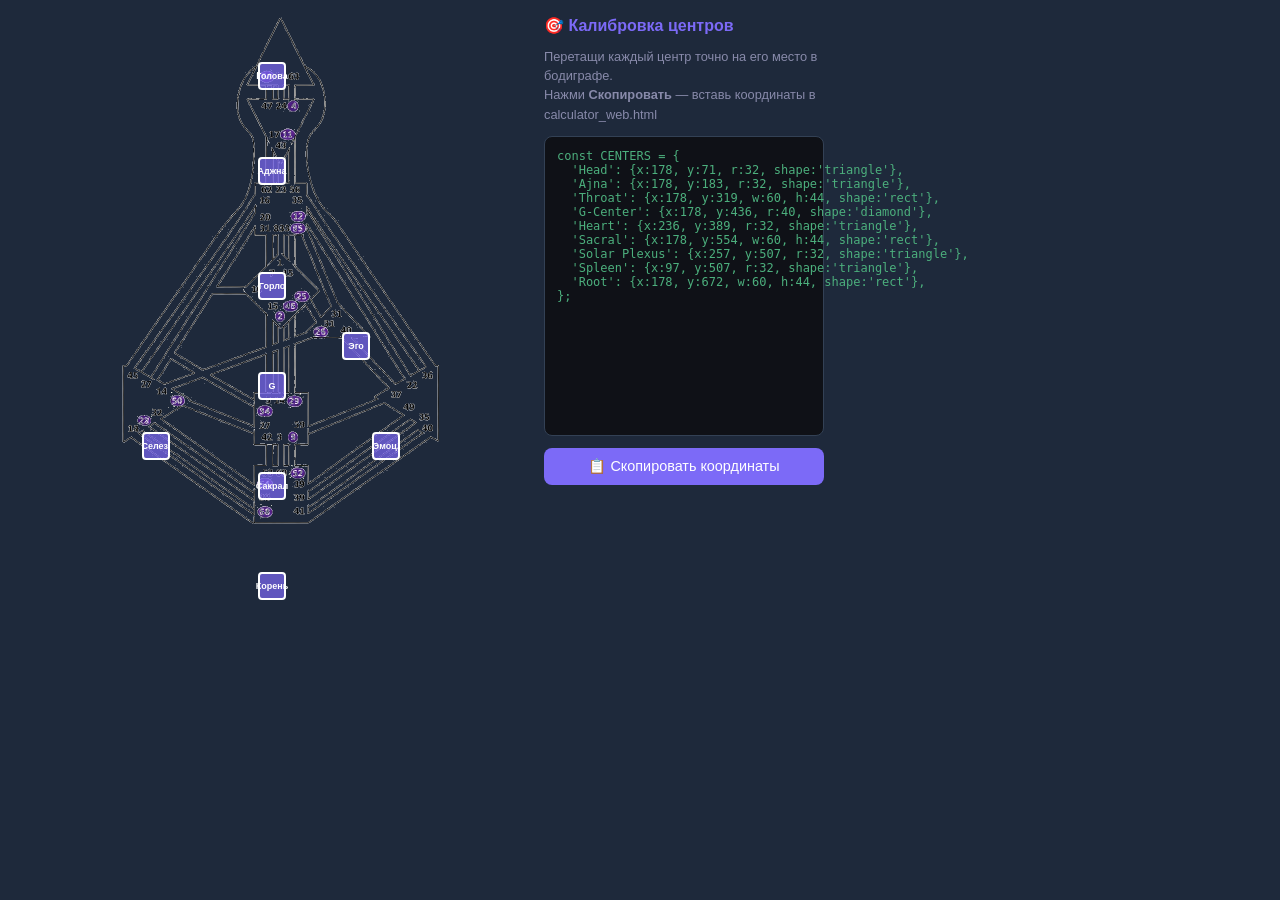
<file: calibrate.html>
<!DOCTYPE html>
<html lang="ru">
<head>
<meta charset="UTF-8">
<title>Калибровка бодиграфа</title>
<style>
* { box-sizing: border-box; margin: 0; padding: 0; }
body { background: #1e293b; color: #f1f5f9; font-family: sans-serif; display: flex; gap: 16px; padding: 16px; }
#wrap { position: relative; flex-shrink: 0; }
#bg { display: block; width: 512px; height: 512px; }
.dot {
  position: absolute;
  width: 28px; height: 28px;
  border-radius: 4px;
  border: 2px solid #fff;
  background: rgba(124,106,247,0.7);
  cursor: grab;
  transform: translate(-50%, -50%);
  display: flex; align-items: center; justify-content: center;
  font-size: 9px; font-weight: bold; color: #fff; text-align: center;
  user-select: none;
  z-index: 10;
}
.dot:active { cursor: grabbing; background: rgba(245,200,66,0.9); }
#panel { width: 280px; }
h2 { font-size: 1rem; margin-bottom: 12px; color: #7c6af7; }
p { font-size: .8rem; color: #888aaa; margin-bottom: 12px; line-height: 1.5; }
#output {
  background: #0f1117;
  border: 1px solid #334155;
  border-radius: 8px;
  padding: 12px;
  font-size: .75rem;
  font-family: monospace;
  white-space: pre;
  color: #4caf7d;
  min-height: 300px;
}
button {
  margin-top: 12px;
  padding: 10px 20px;
  background: #7c6af7;
  color: #fff;
  border: none;
  border-radius: 8px;
  cursor: pointer;
  font-size: .9rem;
  width: 100%;
}
button:hover { opacity: .85; }
</style>
</head>
<body>

<div id="wrap">
  <img id="bg" src="bodygraph_base.png">
</div>

<div id="panel">
  <h2>🎯 Калибровка центров</h2>
  <p>Перетащи каждый центр точно на его место в бодиграфе.<br>Нажми <strong>Скопировать</strong> — вставь координаты в calculator_web.html</p>
  <div id="output"></div>
  <button onclick="copyCoords()">📋 Скопировать координаты</button>
</div>

<script>
const CENTERS = [
  { key: 'Head',         label: 'Голова',    x: 256, y: 60,  shape: 'triangle' },
  { key: 'Ajna',         label: 'Аджна',     x: 256, y: 155, shape: 'triangle' },
  { key: 'Throat',       label: 'Горло',     x: 256, y: 270, shape: 'rect' },
  { key: 'G-Center',     label: 'G',         x: 256, y: 370, shape: 'diamond' },
  { key: 'Heart',        label: 'Эго',       x: 340, y: 330, shape: 'triangle' },
  { key: 'Sacral',       label: 'Сакрал',    x: 256, y: 470, shape: 'rect' },
  { key: 'Solar Plexus', label: 'Эмоц.',     x: 370, y: 430, shape: 'triangle' },
  { key: 'Spleen',       label: 'Селез.',    x: 140, y: 430, shape: 'triangle' },
  { key: 'Root',         label: 'Корень',    x: 256, y: 570, shape: 'rect' },
];

const wrap = document.getElementById('wrap');
const dots = [];

CENTERS.forEach((c, i) => {
  const dot = document.createElement('div');
  dot.className = 'dot';
  dot.textContent = c.label;
  dot.style.left = c.x + 'px';
  dot.style.top  = c.y + 'px';
  dot.title = c.key;
  wrap.appendChild(dot);
  dots.push({ el: dot, data: c });

  let dragging = false, ox, oy;
  dot.addEventListener('mousedown', e => {
    dragging = true;
    ox = e.clientX - dot.offsetLeft;
    oy = e.clientY - dot.offsetTop;
    e.preventDefault();
  });
  document.addEventListener('mousemove', e => {
    if (!dragging) return;
    const rect = wrap.getBoundingClientRect();
    let nx = e.clientX - rect.left;
    let ny = e.clientY - rect.top;
    nx = Math.max(0, Math.min(512, nx));
    ny = Math.max(0, Math.min(512, ny));
    dot.style.left = nx + 'px';
    dot.style.top  = ny + 'px';
    c.x = Math.round(nx);
    c.y = Math.round(ny);
    updateOutput();
  });
  document.addEventListener('mouseup', () => dragging = false);
});

function updateOutput() {
  // Масштаб: canvas в calculator_web.html = 356x604, изображение здесь 512x512
  // Изображение bodygraph_base.png = 1024x1024, показываем в 512x512
  const scaleX = 356 / 512;
  const scaleY = 604 / 512;
  let out = 'const CENTERS = {\n';
  dots.forEach(({data: c}) => {
    const cx = Math.round(c.x * scaleX);
    const cy = Math.round(c.y * scaleY);
    out += `  '${c.key}': {x:${cx}, y:${cy}, `;
    if (c.shape === 'rect')     out += `w:60, h:44, shape:'rect'},\n`;
    if (c.shape === 'diamond')  out += `r:40, shape:'diamond'},\n`;
    if (c.shape === 'triangle') out += `r:32, shape:'triangle'},\n`;
  });
  out += '};';
  document.getElementById('output').textContent = out;
}

function copyCoords() {
  const text = document.getElementById('output').textContent;
  navigator.clipboard.writeText(text).then(() => alert('Скопировано!'));
}

updateOutput();
</script>
</body>
</html>
</file>
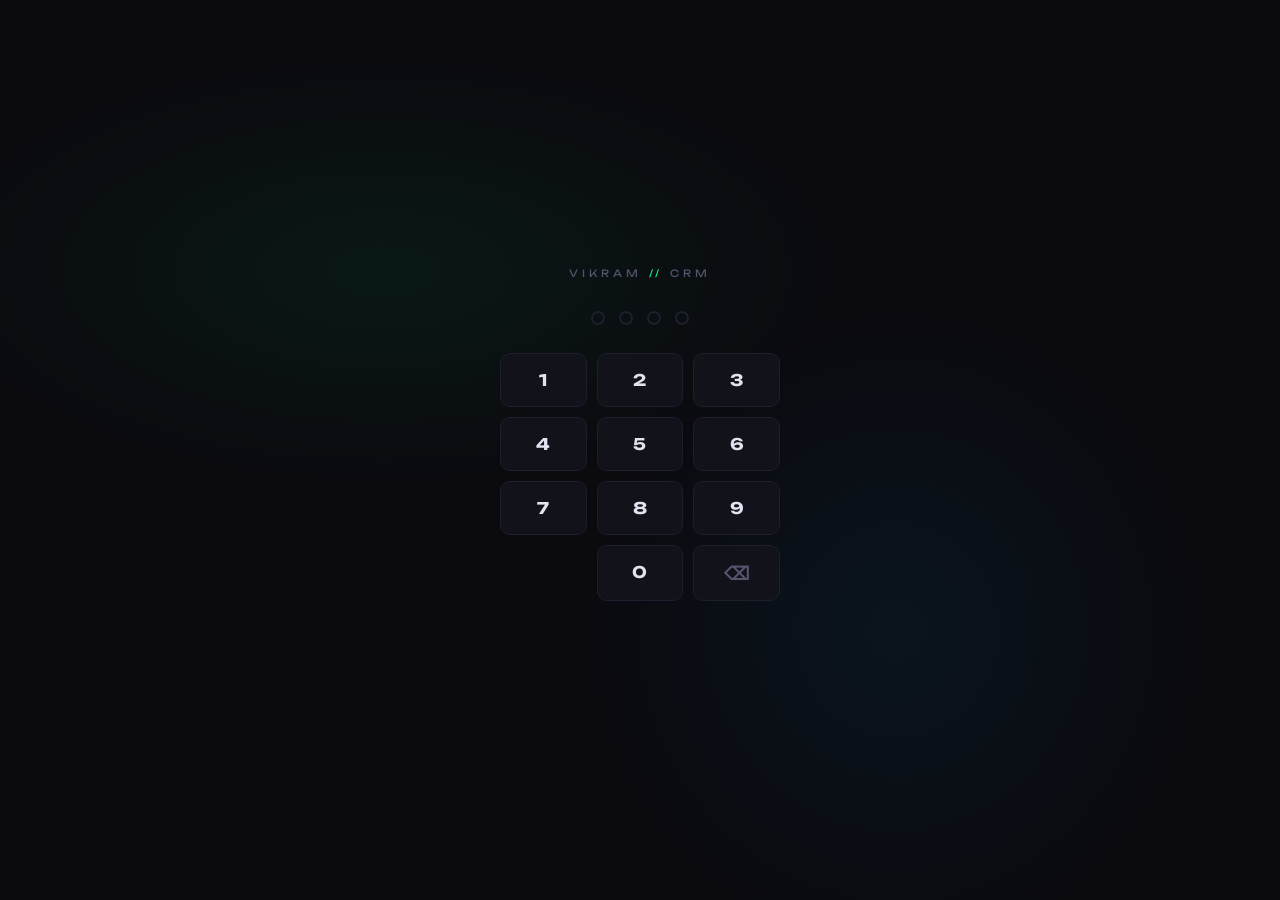
<file: crm.html>
<!DOCTYPE html>
<html lang="ru">
<head>
<meta charset="UTF-8">
<meta name="viewport" content="width=device-width, initial-scale=1.0">
<title>Быстрая связь с клиентом</title>
<style>
  @import url('https://fonts.googleapis.com/css2?family=JetBrains+Mono:wght@400;600;700&family=Unbounded:wght@300;700&display=swap');

  :root {
    --bg: #0a0a0f;
    --surface: #12121a;
    --surface2: #1a1a26;
    --border: #1e1e2e;
    --accent: #00ff88;
    --accent2: #00b8ff;
    --warn: #ff6b35;
    --danger: #ff4466;
    --text: #e2e2f0;
    --muted: #555570;
    --wa: #25D366;
    --vb: #7360F2;
    --tg: #2AABEE;
    --fb: #1877F2;
  }

  * { box-sizing: border-box; margin: 0; padding: 0; }

  body {
    font-family: 'JetBrains Mono', monospace;
    background: var(--bg);
    color: var(--text);
    min-height: 100vh;
    padding: 20px;
    background-image:
      radial-gradient(ellipse 60% 40% at 20% 20%, rgba(0,255,136,0.04) 0%, transparent 60%),
      radial-gradient(ellipse 40% 60% at 80% 80%, rgba(0,184,255,0.04) 0%, transparent 60%);
  }

  .layout {
    max-width: 1000px;
    margin: 0 auto;
    display: grid;
    grid-template-columns: 1fr 340px;
    gap: 20px;
    align-items: start;
  }

  @media (max-width: 720px) {
    .layout { grid-template-columns: 1fr; }
  }

  /* === HEADER === */
  .header {
    font-family: 'Unbounded', sans-serif;
    font-size: 11px;
    font-weight: 300;
    letter-spacing: 4px;
    text-transform: uppercase;
    color: var(--muted);
    margin-bottom: 24px;
    display: flex;
    align-items: center;
    gap: 12px;
    grid-column: 1 / -1;
  }

  .header::before {
    content: '';
    width: 6px; height: 6px;
    background: var(--accent);
    border-radius: 50%;
    animation: pulse 2s infinite;
  }

  @keyframes pulse {
    0%, 100% { opacity: 1; transform: scale(1); }
    50% { opacity: 0.4; transform: scale(0.8); }
  }

  /* === BLOCKS === */
  .block {
    background: var(--surface);
    border: 1px solid var(--border);
    border-radius: 12px;
    padding: 18px;
    margin-bottom: 12px;
    transition: border-color 0.2s;
  }

  .block:focus-within { border-color: rgba(0,255,136,0.3); }

  .block-label {
    font-size: 10px;
    letter-spacing: 2px;
    text-transform: uppercase;
    color: var(--muted);
    margin-bottom: 10px;
  }

  .input-row { display: flex; gap: 10px; align-items: center; }

  input[type="tel"], input[type="text"], textarea {
    background: transparent;
    border: none;
    outline: none;
    color: var(--text);
    font-family: 'JetBrains Mono', monospace;
    width: 100%;
  }

  input[type="tel"] { font-size: 20px; font-weight: 600; letter-spacing: 1px; }
  input[type="text"] { font-size: 14px; }
  textarea { font-size: 13px; resize: none; height: 58px; line-height: 1.6; }
  input::placeholder, textarea::placeholder { color: var(--muted); font-weight: 400; }

  .btn-small {
    background: none;
    border: 1px solid var(--border);
    color: var(--muted);
    font-size: 10px;
    cursor: pointer;
    padding: 4px 10px;
    border-radius: 6px;
    font-family: 'JetBrains Mono', monospace;
    transition: all 0.2s;
    white-space: nowrap;
  }
  .btn-small:hover { border-color: var(--warn); color: var(--warn); }

  /* === LAUNCH BUTTON === */
  .launch-btn {
    width: 100%;
    padding: 15px;
    background: linear-gradient(135deg, var(--accent), var(--accent2));
    border: none;
    border-radius: 10px;
    color: #000;
    font-family: 'Unbounded', sans-serif;
    font-size: 11px;
    font-weight: 700;
    letter-spacing: 2px;
    text-transform: uppercase;
    cursor: pointer;
    margin-bottom: 16px;
    transition: all 0.2s;
    position: relative;
    overflow: hidden;
  }
  .launch-btn:hover { filter: brightness(1.1); transform: translateY(-1px); }
  .launch-btn:active { transform: translateY(0); }

  /* === CHANNELS === */
  .channels {
    display: grid;
    grid-template-columns: 1fr 1fr;
    gap: 8px;
    opacity: 0;
    transform: translateY(8px);
    transition: all 0.3s;
    pointer-events: none;
  }
  .channels.visible { opacity: 1; transform: translateY(0); pointer-events: all; }

  .ch-btn {
    display: flex;
    align-items: center;
    gap: 10px;
    padding: 13px;
    background: var(--surface);
    border: 1px solid var(--border);
    border-radius: 10px;
    cursor: pointer;
    text-decoration: none;
    color: var(--text);
    transition: all 0.2s;
  }
  .ch-btn:hover {
    transform: translateY(-2px);
    border-color: var(--ch);
    box-shadow: 0 4px 16px rgba(0,0,0,0.4), inset 0 0 0 1px var(--ch);
  }

  .ch-icon {
    width: 34px; height: 34px;
    border-radius: 8px;
    display: flex; align-items: center; justify-content: center;
    background: color-mix(in srgb, var(--ch) 15%, transparent);
    font-size: 16px; flex-shrink: 0;
  }

  .ch-name {
    font-family: 'Unbounded', sans-serif;
    font-size: 10px; font-weight: 700;
    letter-spacing: 1px;
    color: var(--ch);
    margin-bottom: 2px;
  }
  .ch-sub { font-size: 9px; color: var(--muted); }
  .ch-arrow { margin-left: auto; color: var(--muted); font-size: 12px; transition: transform 0.2s; }
  .ch-btn:hover .ch-arrow { transform: translateX(3px); color: var(--ch); }

  .wa  { --ch: #25D366; }
  .vb  { --ch: #7360F2; }
  .tg  { --ch: #2AABEE; }
  .fb  { --ch: #1877F2; }
  .sms { --ch: #ff6b35; }
  .tel { --ch: #00ff88; }
  .mail { --ch: #f5a623; }

  /* === HISTORY PANEL === */
  .history-panel {
    background: var(--surface);
    border: 1px solid var(--border);
    border-radius: 12px;
    overflow: hidden;
    position: sticky;
    top: 20px;
  }

  .history-header {
    padding: 14px 16px;
    border-bottom: 1px solid var(--border);
    display: flex;
    align-items: center;
    justify-content: space-between;
  }

  .history-title {
    font-family: 'Unbounded', sans-serif;
    font-size: 10px;
    letter-spacing: 2px;
    text-transform: uppercase;
    color: var(--muted);
  }

  .history-count {
    font-size: 10px;
    color: var(--accent);
    font-weight: 600;
  }

  .history-list {
    max-height: 520px;
    overflow-y: auto;
    scrollbar-width: thin;
    scrollbar-color: var(--border) transparent;
  }

  .history-empty {
    padding: 40px 16px;
    text-align: center;
    font-size: 11px;
    color: var(--muted);
    line-height: 2;
  }

  .history-item {
    padding: 12px 16px;
    border-bottom: 1px solid var(--border);
    cursor: pointer;
    transition: background 0.15s;
    display: flex;
    align-items: center;
    gap: 10px;
  }
  .history-item:hover { background: var(--surface2); }
  .history-item:last-child { border-bottom: none; }

  .hi-avatar {
    width: 34px; height: 34px;
    border-radius: 8px;
    background: linear-gradient(135deg, var(--accent), var(--accent2));
    display: flex; align-items: center; justify-content: center;
    font-family: 'Unbounded', sans-serif;
    font-size: 11px; font-weight: 700;
    color: #000; flex-shrink: 0;
  }

  .hi-info { flex: 1; min-width: 0; }
  .hi-name { font-size: 12px; font-weight: 600; white-space: nowrap; overflow: hidden; text-overflow: ellipsis; margin-bottom: 2px; }
  .hi-phone { font-size: 10px; color: var(--accent); letter-spacing: 0.5px; }
  .hi-date { font-size: 9px; color: var(--muted); margin-top: 2px; }

  .hi-del {
    background: none; border: none;
    color: var(--muted); font-size: 14px;
    cursor: pointer; padding: 4px;
    border-radius: 4px; transition: color 0.2s;
    line-height: 1;
  }
  .hi-del:hover { color: var(--danger); }

  .history-footer {
    padding: 10px 16px;
    border-top: 1px solid var(--border);
    display: flex;
    justify-content: space-between;
    align-items: center;
  }

  .clear-history {
    font-size: 10px; color: var(--muted);
    background: none; border: none;
    cursor: pointer; font-family: 'JetBrains Mono', monospace;
    transition: color 0.2s; letter-spacing: 0.5px;
  }
  .clear-history:hover { color: var(--danger); }

  /* === STATUS === */
  .status-bar {
    margin-top: 12px;
    padding: 10px 14px;
    background: var(--surface);
    border: 1px solid var(--border);
    border-radius: 8px;
    font-size: 11px;
    color: var(--muted);
    display: none;
    align-items: center;
    gap: 8px;
  }
  .status-bar.show { display: flex; }
  .s-dot { width: 5px; height: 5px; background: var(--accent); border-radius: 50%; }
  .s-phone { color: var(--accent); font-weight: 600; }

  /* === TOOLTIP (интеграция) === */
  .integration-tip {
    margin-top: 12px;
    padding: 14px;
    background: rgba(0,184,255,0.05);
    border: 1px solid rgba(0,184,255,0.15);
    border-radius: 8px;
    font-size: 11px;
    color: var(--muted);
    line-height: 1.7;
  }
  .integration-tip code {
    background: rgba(255,255,255,0.06);
    padding: 1px 6px;
    border-radius: 4px;
    color: var(--accent2);
    font-size: 11px;
  }
  /* === PIN OVERLAY === */
  .pin-overlay {
    position: fixed; inset: 0;
    background: var(--bg);
    display: flex; align-items: center; justify-content: center;
    z-index: 9999;
    background-image:
      radial-gradient(ellipse 60% 40% at 30% 30%, rgba(0,255,136,0.06) 0%, transparent 60%),
      radial-gradient(ellipse 40% 60% at 70% 70%, rgba(0,184,255,0.06) 0%, transparent 60%);
  }
  .pin-box {
    text-align: center;
    width: 280px;
  }
  .pin-logo {
    font-family: 'Unbounded', sans-serif;
    font-size: 10px; letter-spacing: 4px;
    color: var(--muted); text-transform: uppercase;
    margin-bottom: 32px;
  }
  .pin-logo span { color: var(--accent); }
  .pin-dots {
    display: flex; justify-content: center; gap: 14px;
    margin-bottom: 28px;
  }
  .pin-dot {
    width: 14px; height: 14px;
    border-radius: 50%;
    border: 2px solid var(--border);
    transition: all 0.15s;
  }
  .pin-dot.filled { background: var(--accent); border-color: var(--accent); }
  .pin-dot.error  { background: var(--danger); border-color: var(--danger); }
  .pin-grid {
    display: grid; grid-template-columns: repeat(3, 1fr);
    gap: 10px; margin-bottom: 16px;
  }
  .pin-key {
    padding: 16px;
    background: var(--surface);
    border: 1px solid var(--border);
    border-radius: 10px;
    font-family: 'Unbounded', sans-serif;
    font-size: 16px; font-weight: 700;
    color: var(--text); cursor: pointer;
    transition: all 0.15s; user-select: none;
  }
  .pin-key:hover { border-color: var(--accent); color: var(--accent); transform: scale(1.05); }
  .pin-key:active { transform: scale(0.97); }
  .pin-key.del { font-size: 18px; color: var(--muted); }
  .pin-error-msg {
    font-size: 11px; color: var(--danger);
    letter-spacing: 1px; height: 16px;
    transition: opacity 0.3s;
  }
</style>
</head>
<body>

<!-- PIN OVERLAY -->
<div class="pin-overlay" id="pinOverlay">
  <div class="pin-box">
    <div class="pin-logo">Vikram <span>//</span> CRM</div>
    <div class="pin-dots">
      <div class="pin-dot" id="d0"></div>
      <div class="pin-dot" id="d1"></div>
      <div class="pin-dot" id="d2"></div>
      <div class="pin-dot" id="d3"></div>
    </div>
    <div class="pin-grid">
      <div class="pin-key" onclick="pinPress('1')">1</div>
      <div class="pin-key" onclick="pinPress('2')">2</div>
      <div class="pin-key" onclick="pinPress('3')">3</div>
      <div class="pin-key" onclick="pinPress('4')">4</div>
      <div class="pin-key" onclick="pinPress('5')">5</div>
      <div class="pin-key" onclick="pinPress('6')">6</div>
      <div class="pin-key" onclick="pinPress('7')">7</div>
      <div class="pin-key" onclick="pinPress('8')">8</div>
      <div class="pin-key" onclick="pinPress('9')">9</div>
      <div class="pin-key" style="visibility:hidden"></div>
      <div class="pin-key" onclick="pinPress('0')">0</div>
      <div class="pin-key del" onclick="pinDel()">⌫</div>
    </div>
    <div class="pin-error-msg" id="pinError"></div>
  </div>
</div>

<div class="layout">

  <div class="header">Панель быстрой связи с клиентом</div>

  <!-- ЛЕВАЯ КОЛОНКА — форма -->
  <div class="left-col">

    <div class="block">
      <div class="block-label">Имя клиента (необязательно)</div>
      <div class="input-row">
        <input type="text" id="nameInput" placeholder="Иван Петров">
      </div>
    </div>

    <div class="block">
      <div class="block-label">Email клиента (необязательно)</div>
      <div class="input-row">
        <input type="text" id="emailInput" placeholder="client@example.com">
      </div>
    </div>

    <div class="block">
      <div class="block-label">Телефон клиента</div>
      <div class="input-row">
        <input type="tel" id="phoneInput" placeholder="+7 XXX XXX XX XX" autocomplete="off">
        <button class="btn-small" onclick="clearAll()">сброс</button>
      </div>
    </div>

    <div class="block">
      <div class="block-label">Сообщение</div>
      <textarea id="msgInput" placeholder="Текст сообщения...">Добрый день. Это Викрам (Аналитик/Астрогид). Вы заполнили заявку на получение разбора у меня лично. Верно? скажите вы можете мне написать в телеграм https://t.me/Vikram_2027 ?</textarea>
    </div>

    <button class="launch-btn" onclick="launch()">⚡ Открыть каналы связи</button>

    <div class="channels" id="channels">
      <a class="ch-btn wa" id="wa-link" href="#" target="_blank">
        <div class="ch-icon">💬</div>
        <div><div class="ch-name">WhatsApp</div><div class="ch-sub">Открыть чат</div></div>
        <div class="ch-arrow">→</div>
      </a>
      <a class="ch-btn vb" id="vb-link" href="#" target="_blank">
        <div class="ch-icon">📳</div>
        <div><div class="ch-name">Viber</div><div class="ch-sub">Открыть чат</div></div>
        <div class="ch-arrow">→</div>
      </a>
      <a class="ch-btn tg" id="tg-link" href="#" target="_blank">
        <div class="ch-icon">✈️</div>
        <div><div class="ch-name">Telegram</div><div class="ch-sub">Найти по номеру</div></div>
        <div class="ch-arrow">→</div>
      </a>
      <a class="ch-btn fb" id="fb-link" href="#" target="_blank">
        <div class="ch-icon">👥</div>
        <div><div class="ch-name">Facebook</div><div class="ch-sub">Поиск профиля</div></div>
        <div class="ch-arrow">→</div>
      </a>
      <a class="ch-btn sms" id="sms-link" href="#">
        <div class="ch-icon">💌</div>
        <div><div class="ch-name">SMS</div><div class="ch-sub">Отправить SMS</div></div>
        <div class="ch-arrow">→</div>
      </a>
      <a class="ch-btn tel" id="tel-link" href="#">
        <div class="ch-icon">📞</div>
        <div><div class="ch-name">Звонок</div><div class="ch-sub">Позвонить</div></div>
        <div class="ch-arrow">→</div>
      </a>
      <a class="ch-btn mail" id="mail-link" href="#" style="grid-column: 1 / -1; display:none;">
        <div class="ch-icon">✉️</div>
        <div><div class="ch-name">Email</div><div class="ch-sub">Открыть письмо</div></div>
        <div class="ch-arrow">→</div>
      </a>
    </div>

    <div class="status-bar" id="statusBar">
      <div class="s-dot"></div>
      <span>Готово для связи с</span>
      <span class="s-phone" id="phoneDisplay"></span>
    </div>



  </div>

  <!-- ПРАВАЯ КОЛОНКА — история -->
  <div class="history-panel">
    <div class="history-header">
      <span class="history-title">История клиентов</span>
      <span class="history-count" id="histCount">0</span>
    </div>
    <div class="history-list" id="historyList">
      <div class="history-empty">Нет клиентов в истории.<br>После запуска — автосохранение.</div>
    </div>
    <div class="history-footer">
      <button class="clear-history" onclick="clearHistory()">Очистить историю</button>
      <span style="font-size:10px;color:var(--muted)">localStorage</span>
    </div>
  </div>

</div>

<script>
const STORAGE_KEY = 'contactLauncherHistory';

// ── AUTO-FILL from form page ──
const autoPhone = localStorage.getItem('autoFillPhone');
if (autoPhone) {
  document.getElementById('phoneInput').value = autoPhone;
  localStorage.removeItem('autoFillPhone');
  setTimeout(launch, 200);
}

// ── HISTORY ──
function getHistory() {
  try { return JSON.parse(localStorage.getItem(STORAGE_KEY)) || []; }
  catch { return []; }
}

function saveHistory(data) {
  localStorage.setItem(STORAGE_KEY, JSON.stringify(data));
}

function addToHistory(phone, name) {
  const hist = getHistory();
  const existing = hist.findIndex(h => h.phone === phone);
  const entry = {
    phone,
    name: name || phone,
    date: new Date().toLocaleString('ru-RU', { day:'2-digit', month:'2-digit', hour:'2-digit', minute:'2-digit' }),
    ts: Date.now()
  };
  if (existing >= 0) hist.splice(existing, 1);
  hist.unshift(entry);
  if (hist.length > 50) hist.pop();
  saveHistory(hist);
  renderHistory();
}

function renderHistory() {
  const hist = getHistory();
  const list = document.getElementById('historyList');
  document.getElementById('histCount').textContent = hist.length;

  if (!hist.length) {
    list.innerHTML = '<div class="history-empty">Нет клиентов в истории.<br>После запуска — автосохранение.</div>';
    return;
  }

  list.innerHTML = hist.map((h, i) => `
    <div class="history-item" onclick="loadClient('${h.phone}','${(h.name||'').replace(/'/g,"\\'")}')">
      <div class="hi-avatar">${(h.name || h.phone).charAt(0).toUpperCase()}</div>
      <div class="hi-info">
        <div class="hi-name">${h.name || h.phone}</div>
        <div class="hi-phone">${h.phone}</div>
        <div class="hi-date">${h.date}</div>
      </div>
      <button class="hi-del" onclick="event.stopPropagation(); deleteClient(${i})" title="Удалить">×</button>
    </div>
  `).join('');
}

function loadClient(phone, name) {
  document.getElementById('phoneInput').value = phone;
  if (name) document.getElementById('nameInput').value = name;
  launch();
  window.scrollTo({ top: 0, behavior: 'smooth' });
}

function deleteClient(index) {
  const hist = getHistory();
  hist.splice(index, 1);
  saveHistory(hist);
  renderHistory();
}

function clearHistory() {
  if (!confirm('Очистить всю историю?')) return;
  localStorage.removeItem(STORAGE_KEY);
  renderHistory();
}

// ── LAUNCH ──
function launch() {
  const raw = document.getElementById('phoneInput').value.trim();
  const phone = raw.replace(/\D/g, '');

  const email = document.getElementById('emailInput').value.trim();

  if ((!phone || phone.length < 10) && !email) {
    document.getElementById('phoneInput').style.color = '#ff4466';
    setTimeout(() => document.getElementById('phoneInput').style.color = '', 800);
    return;
  }

  const msg = encodeURIComponent(document.getElementById('msgInput').value.trim());
  const name = document.getElementById('nameInput').value.trim();

  document.getElementById('wa-link').href  = `https://wa.me/${phone}?text=${msg}`;
  document.getElementById('vb-link').href  = `viber://chat?number=%2B${phone}`;
  document.getElementById('tg-link').href  = `https://t.me/+${phone}`;
  document.getElementById('fb-link').href  = `https://www.facebook.com/search/top/?q=${phone}`;
  document.getElementById('sms-link').href = `sms:+${phone}?body=${msg}`;
  document.getElementById('tel-link').href = `tel:+${phone}`;

  // Email
  const mailBtn = document.getElementById('mail-link');
  if (email && email.includes('@')) {
    const subject = encodeURIComponent('По вашей заявке — Викрам (Аналитик/Астрогид)');
    const body = encodeURIComponent(document.getElementById('msgInput').value.trim());
    mailBtn.href = `mailto:${email}?subject=${subject}&body=${body}`;
    mailBtn.style.display = 'flex';
  } else {
    mailBtn.style.display = 'none';
  }

  document.getElementById('channels').classList.add('visible');
  document.getElementById('statusBar').classList.add('show');
  document.getElementById('phoneDisplay').textContent = `+${phone}`;

  addToHistory(phone, name);
}

function clearAll() {
  document.getElementById('phoneInput').value = '';
  document.getElementById('nameInput').value = '';
  document.getElementById('channels').classList.remove('visible');
  document.getElementById('statusBar').classList.remove('show');
}

// ── KEYBOARD ──
document.getElementById('phoneInput').addEventListener('keydown', e => { if (e.key === 'Enter') launch(); });
document.getElementById('phoneInput').addEventListener('paste', () => setTimeout(launch, 100));

// ── PIN ──
const PIN_CODE = '2027'; // ← твой PIN, меняй здесь
let pinEntered = '';

function pinPress(digit) {
  if (pinEntered.length >= 4) return;
  pinEntered += digit;
  updateDots();
  if (pinEntered.length === 4) setTimeout(checkPin, 150);
}

function pinDel() {
  pinEntered = pinEntered.slice(0, -1);
  updateDots();
  document.getElementById('pinError').textContent = '';
}

function updateDots() {
  for (let i = 0; i < 4; i++) {
    const d = document.getElementById('d' + i);
    d.classList.toggle('filled', i < pinEntered.length);
    d.classList.remove('error');
  }
}

function checkPin() {
  if (pinEntered === PIN_CODE) {
    document.getElementById('pinOverlay').style.opacity = '0';
    document.getElementById('pinOverlay').style.transition = 'opacity 0.3s';
    setTimeout(() => document.getElementById('pinOverlay').style.display = 'none', 300);
  } else {
    for (let i = 0; i < 4; i++) document.getElementById('d' + i).classList.add('error');
    document.getElementById('pinError').textContent = 'Неверный PIN';
    setTimeout(() => { pinEntered = ''; updateDots(); document.getElementById('pinError').textContent = ''; }, 800);
  }
}

// Клавиатура для PIN
document.addEventListener('keydown', e => {
  if (document.getElementById('pinOverlay').style.display === 'none') return;
  if (e.key >= '0' && e.key <= '9') pinPress(e.key);
  if (e.key === 'Backspace') pinDel();
});

// ── INIT ──
renderHistory();
</script>
</body>
</html>
</file>
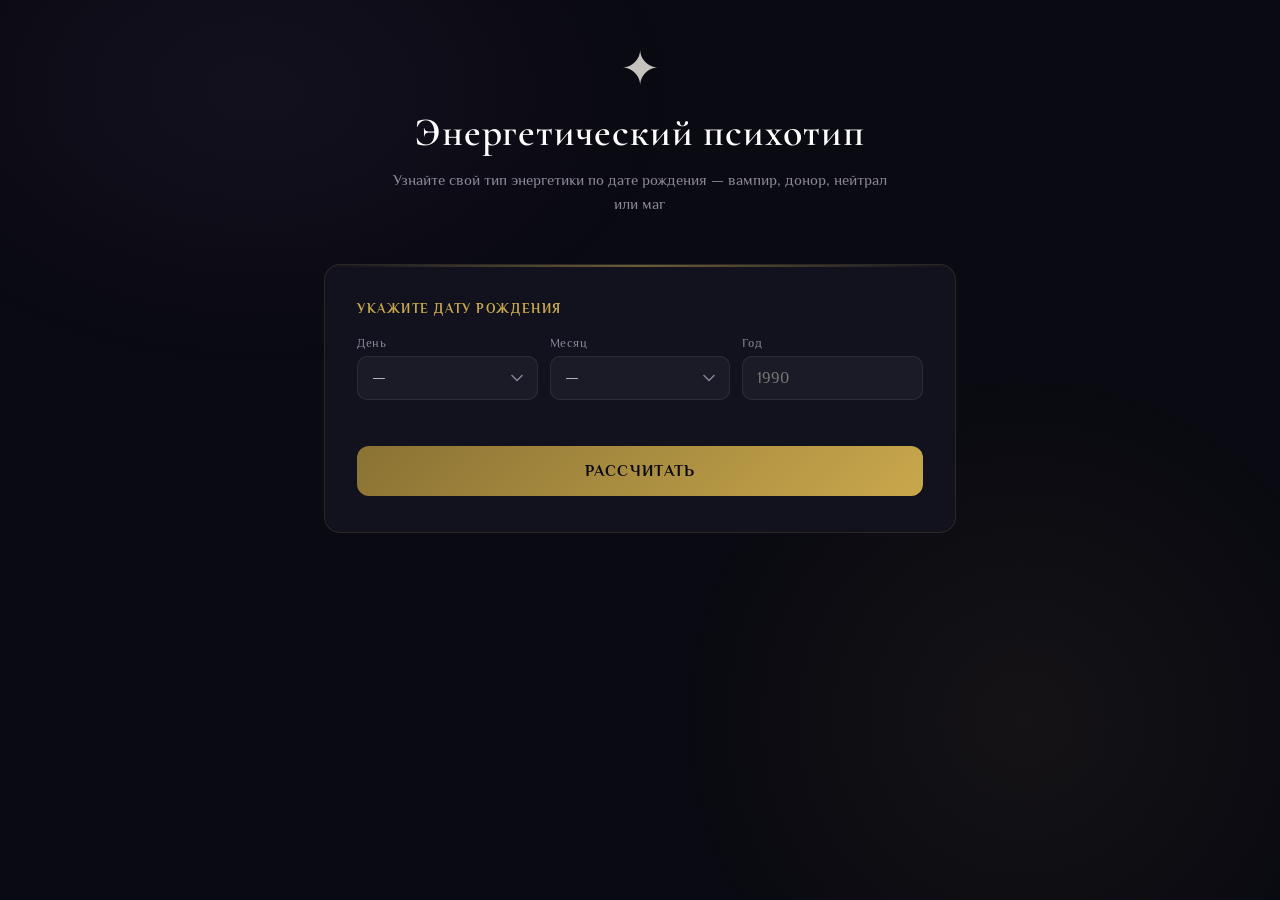
<file: energy-psychotype-calculator.html>
<!DOCTYPE html>
<html lang="ru">
<head>
<meta charset="UTF-8">
<meta name="viewport" content="width=device-width, initial-scale=1.0">
<title>Энергетический психотип по дате рождения</title>
<link href="https://fonts.googleapis.com/css2?family=Cormorant+Garamond:wght@400;500;600;700&family=Philosopher:wght@400;700&display=swap" rel="stylesheet">
<style>
  :root {
    --bg-deep: #0a0a12;
    --bg-card: #12121f;
    --bg-card-hover: #1a1a2e;
    --accent-gold: #c9a84c;
    --accent-gold-dim: #8a7234;
    --accent-violet: #7b5ea7;
    --text-main: #e8e4dd;
    --text-muted: #8a8696;
    --text-bright: #ffffff;
    --border-subtle: rgba(201,168,76,0.15);
    --glow-gold: rgba(201,168,76,0.25);
    --glow-violet: rgba(123,94,167,0.3);
  }

  * { margin:0; padding:0; box-sizing:border-box; }

  body {
    background: var(--bg-deep);
    color: var(--text-main);
    font-family: 'Philosopher', sans-serif;
    min-height: 100vh;
    overflow-x: hidden;
  }

  body::before {
    content: '';
    position: fixed;
    inset: 0;
    background:
      radial-gradient(ellipse 600px 400px at 20% 10%, rgba(123,94,167,0.08) 0%, transparent 70%),
      radial-gradient(ellipse 500px 500px at 80% 80%, rgba(201,168,76,0.06) 0%, transparent 70%);
    pointer-events: none;
    z-index: 0;
  }

  .container {
    position: relative;
    z-index: 1;
    max-width: 680px;
    margin: 0 auto;
    padding: 40px 24px 60px;
  }

  header {
    text-align: center;
    margin-bottom: 48px;
  }

  .symbol {
    font-size: 48px;
    margin-bottom: 12px;
    opacity: 0.85;
    animation: pulse-glow 3s ease-in-out infinite;
  }

  @keyframes pulse-glow {
    0%, 100% { filter: drop-shadow(0 0 8px var(--glow-gold)); }
    50% { filter: drop-shadow(0 0 20px var(--glow-gold)); }
  }

  h1 {
    font-family: 'Cormorant Garamond', serif;
    font-weight: 600;
    font-size: clamp(28px, 5vw, 40px);
    color: var(--text-bright);
    letter-spacing: 0.02em;
    line-height: 1.2;
    margin-bottom: 12px;
  }

  .subtitle {
    color: var(--text-muted);
    font-size: 15px;
    line-height: 1.6;
    max-width: 500px;
    margin: 0 auto;
  }

  .form-card {
    background: var(--bg-card);
    border: 1px solid var(--border-subtle);
    border-radius: 16px;
    padding: 36px 32px;
    position: relative;
    overflow: hidden;
  }

  .form-card::before {
    content: '';
    position: absolute;
    top: 0; left: 0; right: 0;
    height: 2px;
    background: linear-gradient(90deg, transparent, var(--accent-gold), transparent);
    opacity: 0.5;
  }

  .form-label {
    display: block;
    color: var(--accent-gold);
    font-size: 13px;
    letter-spacing: 0.12em;
    text-transform: uppercase;
    margin-bottom: 20px;
    font-weight: 700;
  }

  .date-row {
    display: grid;
    grid-template-columns: 1fr 1fr 1fr;
    gap: 12px;
    margin-bottom: 28px;
  }

  .field-group label {
    display: block;
    font-size: 12px;
    color: var(--text-muted);
    margin-bottom: 6px;
    letter-spacing: 0.05em;
  }

  select, input[type="number"] {
    width: 100%;
    background: rgba(255,255,255,0.04);
    border: 1px solid rgba(255,255,255,0.08);
    border-radius: 10px;
    color: var(--text-main);
    padding: 12px 14px;
    font-family: 'Philosopher', sans-serif;
    font-size: 16px;
    outline: none;
    transition: border-color 0.3s, box-shadow 0.3s;
    appearance: none;
    -webkit-appearance: none;
    cursor: pointer;
  }

  select {
    background-image: url("data:image/svg+xml,%3Csvg width='12' height='8' viewBox='0 0 12 8' fill='none' xmlns='http://www.w3.org/2000/svg'%3E%3Cpath d='M1 1.5L6 6.5L11 1.5' stroke='%238a8696' stroke-width='1.5' stroke-linecap='round'/%3E%3C/svg%3E");
    background-repeat: no-repeat;
    background-position: right 14px center;
    padding-right: 36px;
  }

  select:focus, input:focus {
    border-color: var(--accent-gold-dim);
    box-shadow: 0 0 0 3px rgba(201,168,76,0.1);
  }

  option { background: var(--bg-card); color: var(--text-main); }

  .btn-calc {
    display: block;
    width: 100%;
    padding: 16px;
    background: linear-gradient(135deg, var(--accent-gold-dim), var(--accent-gold));
    color: var(--bg-deep);
    font-family: 'Philosopher', sans-serif;
    font-size: 16px;
    font-weight: 700;
    letter-spacing: 0.08em;
    text-transform: uppercase;
    border: none;
    border-radius: 12px;
    cursor: pointer;
    transition: transform 0.2s, box-shadow 0.3s, filter 0.3s;
  }

  .btn-calc:hover {
    transform: translateY(-2px);
    box-shadow: 0 8px 30px rgba(201,168,76,0.25);
    filter: brightness(1.1);
  }

  .btn-calc:active { transform: translateY(0); }

  /* ── RESULT ── */

  .result-panel {
    margin-top: 32px;
    opacity: 0;
    transform: translateY(24px);
    transition: opacity 0.6s ease, transform 0.6s ease;
    pointer-events: none;
  }

  .result-panel.visible {
    opacity: 1;
    transform: translateY(0);
    pointer-events: auto;
  }

  .result-card {
    background: var(--bg-card);
    border: 1px solid var(--border-subtle);
    border-radius: 16px;
    padding: 36px 32px;
    text-align: center;
    position: relative;
    overflow: hidden;
  }

  .result-card::after {
    content: '';
    position: absolute;
    inset: 0;
    border-radius: 16px;
    pointer-events: none;
    opacity: 0;
    transition: opacity 0.6s;
  }

  .result-card.glow::after {
    opacity: 1;
    box-shadow: inset 0 0 60px rgba(201,168,76,0.06);
  }

  .result-icon {
    font-size: 56px;
    margin-bottom: 8px;
    animation: float 4s ease-in-out infinite;
  }

  @keyframes float {
    0%, 100% { transform: translateY(0); }
    50% { transform: translateY(-6px); }
  }

  .result-number {
    font-family: 'Cormorant Garamond', serif;
    font-size: 14px;
    color: var(--accent-gold);
    letter-spacing: 0.15em;
    text-transform: uppercase;
    margin-bottom: 4px;
  }

  .result-type {
    font-family: 'Cormorant Garamond', serif;
    font-weight: 700;
    font-size: clamp(26px, 4vw, 34px);
    color: var(--text-bright);
    margin-bottom: 16px;
  }

  .result-desc {
    font-size: 15px;
    line-height: 1.75;
    color: var(--text-muted);
    max-width: 540px;
    margin: 0 auto 24px;
  }

  .calc-steps {
    background: rgba(255,255,255,0.03);
    border-radius: 10px;
    padding: 16px 20px;
    font-size: 13px;
    color: var(--text-muted);
    line-height: 1.7;
    text-align: left;
    margin-top: 20px;
    border: 1px solid rgba(255,255,255,0.04);
  }

  .calc-steps strong {
    color: var(--accent-gold);
    font-weight: 600;
  }

  .type-badge {
    display: inline-block;
    padding: 5px 16px;
    border-radius: 20px;
    font-size: 12px;
    font-weight: 700;
    letter-spacing: 0.1em;
    text-transform: uppercase;
    margin-bottom: 16px;
  }

  .type-vampire { background: rgba(220,50,50,0.15); color: #e06060; border: 1px solid rgba(220,50,50,0.2); }
  .type-donor { background: rgba(80,180,120,0.15); color: #60c090; border: 1px solid rgba(80,180,120,0.2); }
  .type-neutral { background: rgba(100,140,200,0.15); color: #7aabdd; border: 1px solid rgba(100,140,200,0.2); }
  .type-white-mage { background: rgba(201,168,76,0.15); color: var(--accent-gold); border: 1px solid rgba(201,168,76,0.25); }
  .type-black-mage { background: rgba(160,100,200,0.15); color: #b88adb; border: 1px solid rgba(160,100,200,0.2); }

  .error-msg {
    color: #e06060;
    font-size: 13px;
    margin-top: 10px;
    text-align: center;
    min-height: 18px;
  }

  @media (max-width: 480px) {
    .container { padding: 28px 16px 48px; }
    .form-card, .result-card { padding: 28px 20px; }
    .date-row { grid-template-columns: 1fr; gap: 14px; }
  }
</style>
</head>
<body>

<div class="container">
  <header>
    <div class="symbol">✦</div>
    <h1>Энергетический психотип</h1>
    <p class="subtitle">Узнайте свой тип энергетики по дате рождения — вампир, донор, нейтрал или маг</p>
  </header>

  <div class="form-card">
    <span class="form-label">Укажите дату рождения</span>
    <div class="date-row">
      <div class="field-group">
        <label>День</label>
        <select id="day">
          <option value="">—</option>
        </select>
      </div>
      <div class="field-group">
        <label>Месяц</label>
        <select id="month">
          <option value="">—</option>
          <option value="1">Январь</option>
          <option value="2">Февраль</option>
          <option value="3">Март</option>
          <option value="4">Апрель</option>
          <option value="5">Май</option>
          <option value="6">Июнь</option>
          <option value="7">Июль</option>
          <option value="8">Август</option>
          <option value="9">Сентябрь</option>
          <option value="10">Октябрь</option>
          <option value="11">Ноябрь</option>
          <option value="12">Декабрь</option>
        </select>
      </div>
      <div class="field-group">
        <label>Год</label>
        <input type="number" id="year" placeholder="1990" min="1900" max="2026">
      </div>
    </div>
    <div class="error-msg" id="error"></div>
    <button class="btn-calc" onclick="calculate()">Рассчитать</button>
  </div>

  <div class="result-panel" id="resultPanel">
    <div class="result-card" id="resultCard">
      <div class="result-icon" id="resultIcon"></div>
      <div class="result-number" id="resultNumber"></div>
      <div class="type-badge" id="typeBadge"></div>
      <div class="result-type" id="resultType"></div>
      <div class="result-desc" id="resultDesc"></div>
      <div class="calc-steps" id="calcSteps"></div>
    </div>
  </div>
</div>

<script>
// Заполнение дней
const daySelect = document.getElementById('day');
for (let i = 1; i <= 31; i++) {
  const opt = document.createElement('option');
  opt.value = i;
  opt.textContent = i;
  daySelect.appendChild(opt);
}

// База данных психотипов
const psychotypes = {
  1: {
    type: 'Энергетический очиститель',
    icon: '🌑',
    badge: 'type-vampire',
    desc: 'Поздравляем, вы Энергетический очиститель! Это удивительный дар, который позволяет вам преобразовывать негативные эмоции других людей и очищать энергетическое пространство вокруг себя. Вы обладаете природной способностью улавливать тяжелые эмоции и трансформировать их в спокойствие и гармонию. Вы склонны неосознанно подпитываться энергией окружающих. Ваше биополе впитывает чужую энергию, что может проявляться в провоцировании эмоциональных реакций у других. Для гармоничной жизни важно осознать эту особенность и научиться восполнять ресурсы из других источников — природы, творчества, медитации.'
  },
  2: {
    type: 'Энергетический очиститель',
    icon: '🌑',
    badge: 'type-vampire',
    desc: 'Поздравляем, вы Энергетический очиститель! Это удивительный дар, который позволяет вам преобразовывать негативные эмоции других людей и очищать энергетическое пространство вокруг себя. Вы обладаете природной способностью улавливать тяжелые эмоции и трансформировать их в спокойствие и гармонию. Ваше энергетическое поле настроено на поглощение чужой энергии. Вы можете чувствовать себя лучше после эмоционально насыщенного общения, когда другие, наоборот, ощущают усталость. Осознание этой особенности — первый шаг к тому, чтобы научиться заряжаться из нейтральных источников и выстраивать здоровые отношения.'
  },
  3: {
    type: 'Нейтрал',
    icon: '⚖️',
    badge: 'type-neutral',
    desc: 'Поздравляем, вы относитесь к Энергетически нейтральному типу! Это особое состояние внутренней гармонии и баланса. Вы не подвержены влиянию внешних энергетических потоков и умеете сохранять спокойствие в любой ситуации. Вы обладаете сильным и защищённым энергетическим полем. Вы не забираете чужую энергию и не отдаёте свою — ваш баланс стабилен. Это даёт вам внутреннюю устойчивость и независимость от энергетического состояния окружающих. Вы часто находитесь в хорошем тонусе и редко подвержены влиянию эмоциональных манипуляций.'
  },
  4: {
    type: 'Эмоциональный алхимик',
    icon: '🔮',
    badge: 'type-black-mage',
    desc: 'Вау, вы Эмоциональный алхимик! Это невероятно редкая и ценная способность управлять энергетическими потоками и трансформировать эмоции по своему желанию. Подобно искусному алхимику, вы можете превращать негатив в позитив, страх в любовь, а гнев в спокойствие. Вы обладаете редкой способностью переключаться между энергетическими состояниями. В благоприятных условиях вы действуете как нейтрал, но при дефиците жизненных сил можете начать заряжаться энергией окружающих. Вы умеете управлять своим энергетическим полем и приспосабливаться к ситуации, но важно не злоупотреблять этой способностью.'
  },
  5: {
    type: 'Донор',
    icon: '☀️',
    badge: 'type-donor',
    desc: 'Wow, вы Энергетический донор! Это прекрасный дар — способность делиться своей энергией и поддерживать других людей. Вы как неиссякаемый источник силы и вдохновения, к которому тянутся окружающие. Вы — источник жизненных сил для окружающих. Ваше биополе щедро делится энергией, и люди рядом с вами чувствуют прилив сил и вдохновения. Однако вы уязвимы перед энергетическими вампирами, поэтому важно контролировать свои ресурсы и не позволять другим опустошать вас. Найдите свой источник восполнения — природа, вода, медитация.'
  },
  6: {
    type: 'Нейтрал',
    icon: '⚖️',
    badge: 'type-neutral',
    desc: 'Поздравляем, вы относитесь к Энергетически нейтральному типу! Это особое состояние внутренней гармонии и баланса. Вы не подвержены влиянию внешних энергетических потоков и умеете сохранять спокойствие в любой ситуации. Ваше энергетическое поле крепкое и самодостаточное. Вы не нуждаетесь в чужой энергии и редко отдаёте свою. Это делает вас устойчивым к негативным влияниям и позволяет сохранять эмоциональный баланс в любых ситуациях. Вы — надёжный и стабильный партнёр, который не создаёт дисбаланса в отношениях.'
  },
  7: {
    type: 'Донор',
    icon: '☀️',
    badge: 'type-donor',
    desc: 'Wow, вы Энергетический донор! Это прекрасный дар — способность делиться своей энергией и поддерживать других людей. Вы как неиссякаемый источник силы и вдохновения, к которому тянутся окружающие. Вы обладаете мощной энергетикой, которую щедро раздаёте окружающим. Люди тянутся к вам, чувствуя ваш позитивный заряд. При этом вы не способны поглощать чужую энергию, поэтому при частом контакте с вампирами ваши силы могут истощаться. Берегите себя — ищите источники подзарядки и не бойтесь ставить границы.'
  },
  8: {
    type: 'Нейтрал',
    icon: '⚖️',
    badge: 'type-neutral',
    desc: 'Поздравляем, вы относитесь к Энергетически нейтральному типу! Это особое состояние внутренней гармонии и баланса. Вы не подвержены влиянию внешних энергетических потоков и умеете сохранять спокойствие в любой ситуации. Вы наделены стабильным энергетическим полем, которое обеспечивает постоянный тонус и защиту от внешних воздействий. Вы не забираете и не отдаёте энергию — ваш внутренний ресурс самодостаточен. Благодаря этому вы успешны, здоровы и уравновешены. Ваше присутствие не истощает и не перегружает окружающих.'
  },
  9: {
    type: 'Белый маг',
    icon: '✨',
    badge: 'type-white-mage',
    desc: 'Ух ты, вы относитесь к типу Светлых! Ваша энергия подобна солнечному свету — яркая, тёплая и жизнеутверждающая. Вы излучаете позитив и оптимизм, заряжая окружающих своим энтузиазмом и радостью жизни. Вы обладаете мощной позитивной энергетикой и способностью управлять своим полем. В отличие от обычного донора, вы можете осознанно делиться энергией, при этом защищая себя от вампиров. Развивая свои способности, вы можете стать практически неуязвимым для негативных влияний и помогать окружающим восстанавливать баланс.'
  }
};

function digitSum(n) {
  while (n > 9) {
    let s = 0;
    while (n > 0) {
      s += n % 10;
      n = Math.floor(n / 10);
    }
    n = s;
  }
  return n;
}

function calculate() {
  const day = parseInt(document.getElementById('day').value);
  const month = parseInt(document.getElementById('month').value);
  const year = parseInt(document.getElementById('year').value);
  const errorEl = document.getElementById('error');
  const panel = document.getElementById('resultPanel');

  panel.classList.remove('visible');
  errorEl.textContent = '';

  if (!day || !month || !year || year < 1900 || year > 2026) {
    errorEl.textContent = 'Пожалуйста, заполните все поля корректно';
    return;
  }

  // Проверка валидности даты
  const testDate = new Date(year, month - 1, day);
  if (testDate.getDate() !== day || testDate.getMonth() !== month - 1) {
    errorEl.textContent = 'Указана некорректная дата';
    return;
  }

  // Сложить все цифры даты рождения
  const dateStr = `${day}${month}${year}`;
  let totalSum = 0;
  for (const ch of dateStr) {
    totalSum += parseInt(ch);
  }

  // Привести к однозначному числу
  const firstSum = totalSum;
  const energyNumber = digitSum(totalSum);
  const info = psychotypes[energyNumber];

  window.calculatedResult = energyNumber;
  if (window.parent) {
    window.parent.calculatedResult = energyNumber;
  }

  // Пошаговое отображение расчёта
  const digits = dateStr.split('').join(' + ');
  let stepsHtml = `<strong>Расчёт:</strong> ${digits} = ${firstSum}`;
  if (firstSum > 9) {
    const firstSumDigits = String(firstSum).split('').join(' + ');
    stepsHtml += `<br>${firstSumDigits} = ${energyNumber}`;
  }
  stepsHtml += `<br><strong>Энергетическое число:</strong> ${energyNumber}`;

  document.getElementById('resultIcon').textContent = info.icon;
  document.getElementById('resultNumber').textContent = `Число ${energyNumber}`;
  document.getElementById('resultType').textContent = info.type;
  document.getElementById('resultDesc').textContent = info.desc;
  document.getElementById('calcSteps').innerHTML = stepsHtml;

  const badge = document.getElementById('typeBadge');
  badge.className = 'type-badge ' + info.badge;
  badge.textContent = info.type;

  const card = document.getElementById('resultCard');
  card.classList.remove('glow');

  setTimeout(() => {
    panel.classList.add('visible');
    setTimeout(() => card.classList.add('glow'), 100);
  }, 100);
}

// Enter key support
document.getElementById('year').addEventListener('keydown', (e) => {
  if (e.key === 'Enter') calculate();
});
</script>

</body>
</html>
</file>
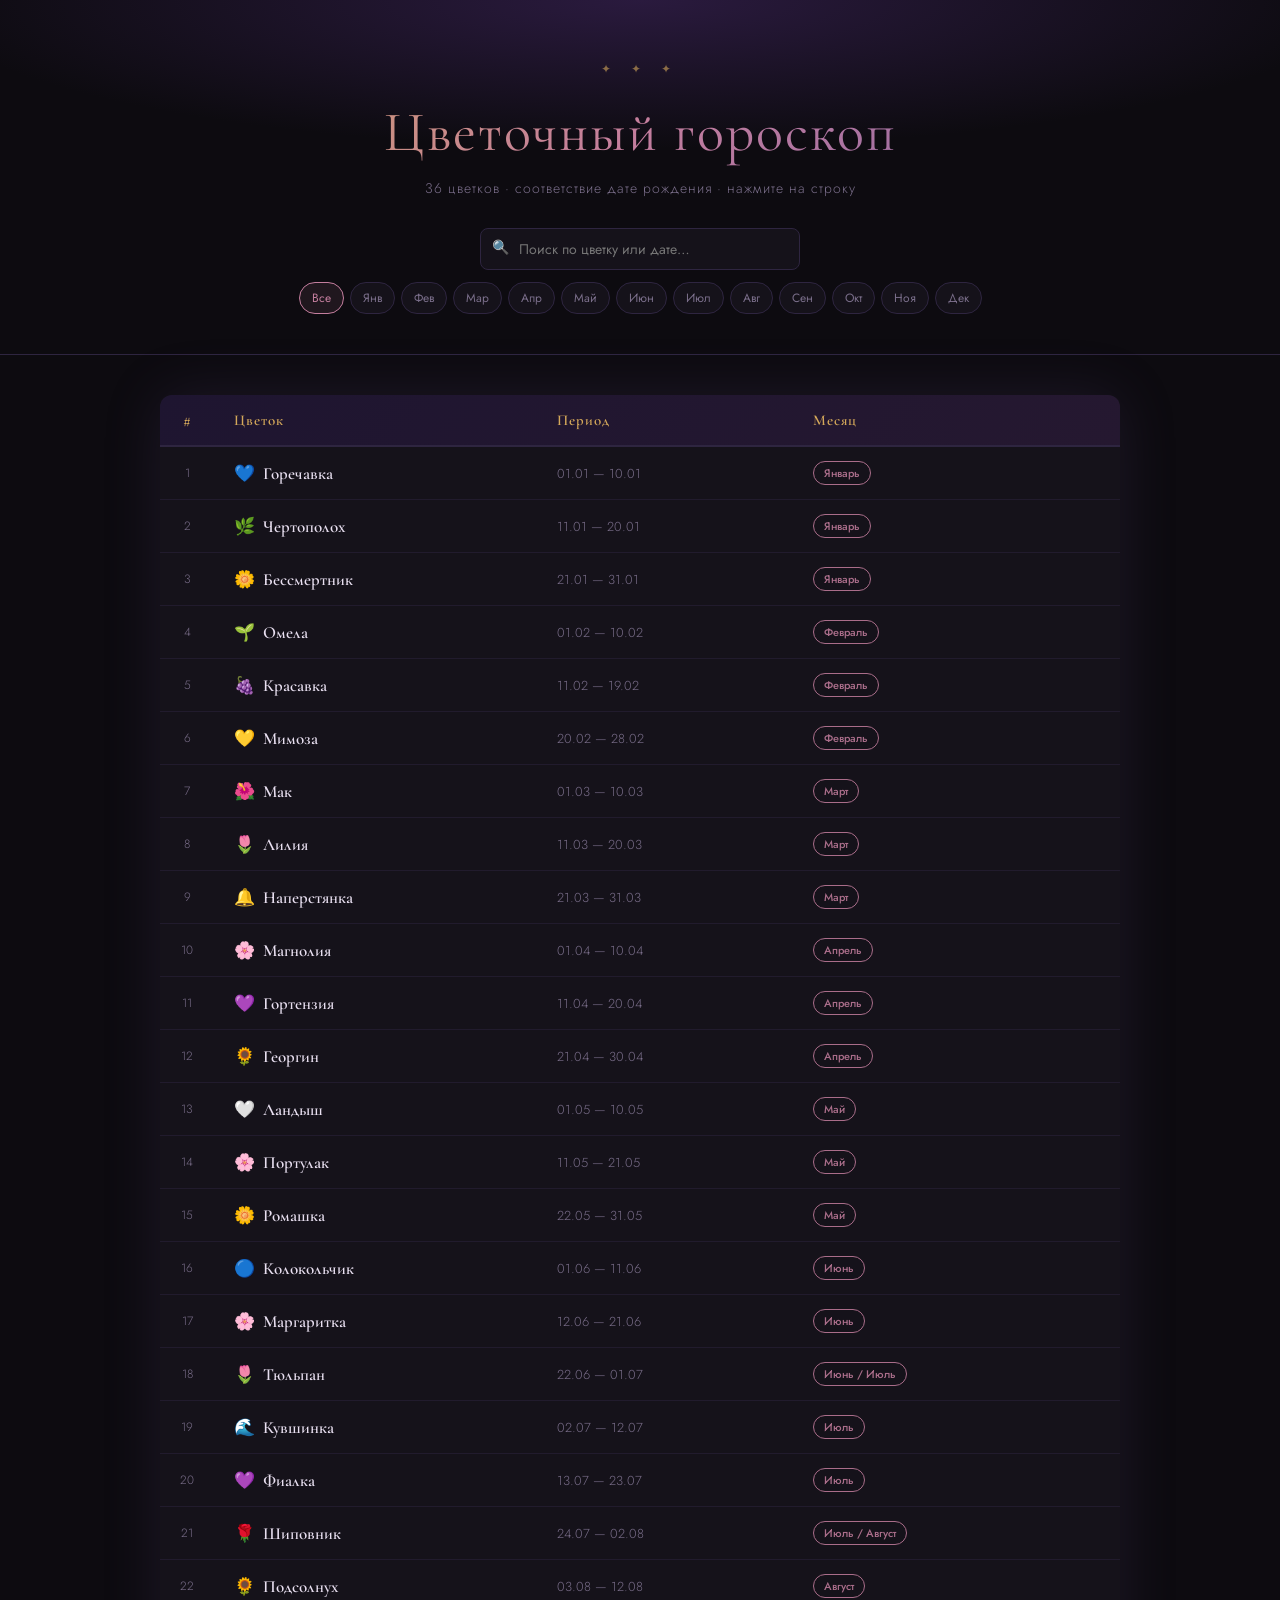
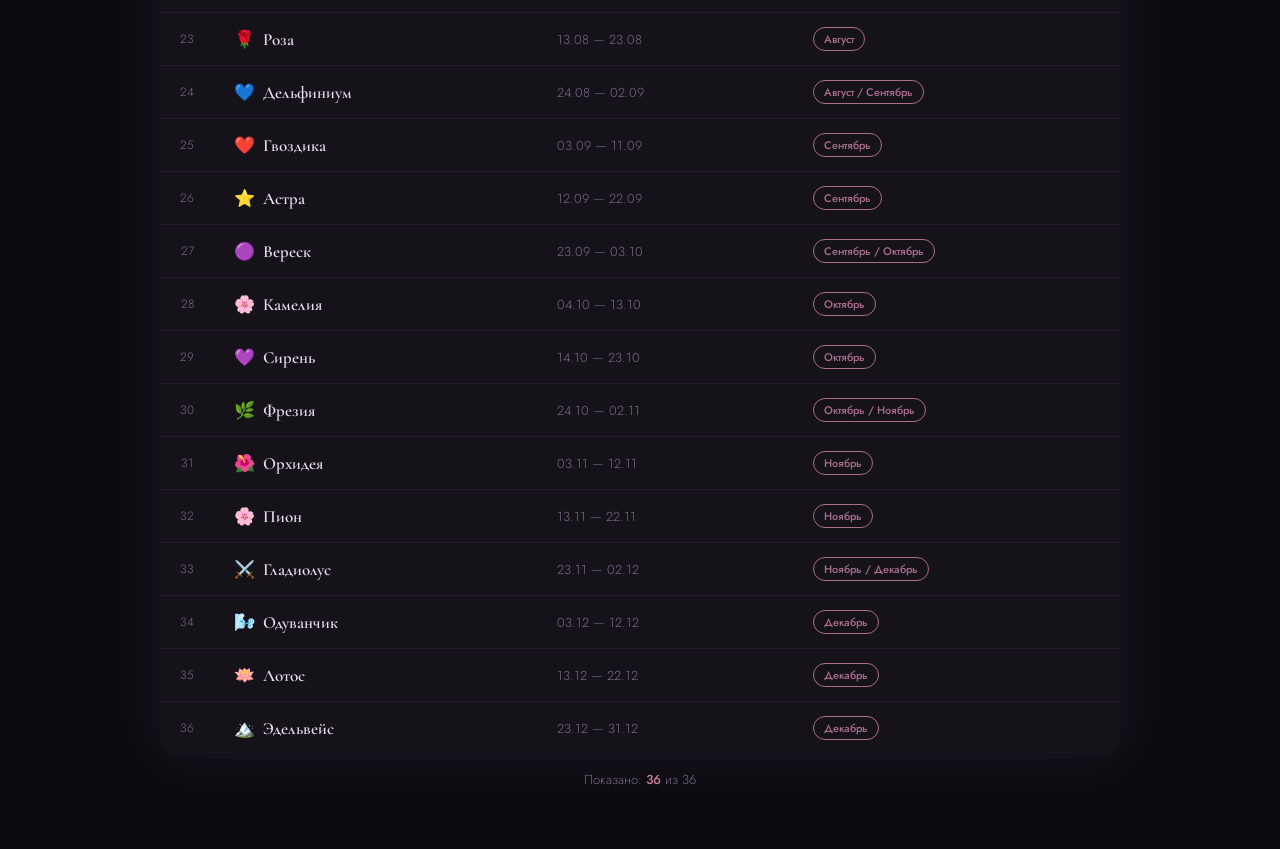
<file: flower-horoscope-table.html>
<!DOCTYPE html>
<html lang="ru">
<head>
<meta charset="UTF-8">
<meta name="viewport" content="width=device-width, initial-scale=1.0">
<title>Цветочный гороскоп</title>
<link href="https://fonts.googleapis.com/css2?family=Cormorant+Garamond:ital,wght@0,400;0,600;1,400&family=Jost:wght@300;400;500&display=swap" rel="stylesheet">
<style>
:root{--bg:#0d0b10;--surface:#15121a;--border:#2e2540;--accent:#c47e9e;--accent2:#7b5ea7;--gold:#d4a85a;--text:#e8dff0;--muted:#7a6e8a;}
*{box-sizing:border-box;margin:0;padding:0;}
body{background:var(--bg);color:var(--text);font-family:'Jost',sans-serif;font-weight:300;min-height:100vh;}
.hero{text-align:center;padding:60px 20px 40px;background:radial-gradient(ellipse 80% 60% at 50% 0%,#2a1a3e 0%,transparent 70%);border-bottom:1px solid var(--border);}
.hero::before{content:'✦ ✦ ✦';display:block;color:var(--gold);font-size:12px;letter-spacing:8px;margin-bottom:20px;opacity:0.6;}
h1{font-family:'Cormorant Garamond',serif;font-size:clamp(2rem,5vw,3.5rem);font-weight:400;letter-spacing:2px;background:linear-gradient(135deg,var(--gold),var(--accent),var(--accent2));-webkit-background-clip:text;-webkit-text-fill-color:transparent;background-clip:text;}
.subtitle{margin-top:12px;color:var(--muted);font-size:14px;letter-spacing:1px;}
.controls{max-width:900px;margin:30px auto 0;padding:0 20px;display:flex;gap:12px;flex-wrap:wrap;justify-content:center;}
.search-box{position:relative;flex:1;min-width:220px;max-width:320px;}
.search-box input{width:100%;background:var(--surface);border:1px solid var(--border);color:var(--text);padding:10px 16px 10px 38px;border-radius:8px;font-family:'Jost',sans-serif;font-size:14px;outline:none;transition:border-color .2s;}
.search-box input:focus{border-color:var(--accent);}
.search-box::before{content:'🔍';position:absolute;left:12px;top:9px;font-size:14px;}
.month-filter{display:flex;gap:6px;flex-wrap:wrap;justify-content:center;}
.month-btn{background:var(--surface);border:1px solid var(--border);color:var(--muted);padding:6px 12px;border-radius:20px;font-size:12px;cursor:pointer;transition:all .2s;font-family:'Jost',sans-serif;}
.month-btn:hover,.month-btn.active{border-color:var(--accent);color:var(--accent);background:rgba(196,126,158,.1);}
.table-wrap{max-width:1000px;margin:40px auto 60px;padding:0 20px;}
table{width:100%;border-collapse:collapse;background:var(--surface);border-radius:12px;overflow:hidden;box-shadow:0 0 60px rgba(123,94,167,.15);}
thead tr{background:linear-gradient(135deg,#1e1530,#251830);border-bottom:2px solid var(--border);}
th{padding:16px 20px;text-align:left;font-family:'Cormorant Garamond',serif;font-size:15px;font-weight:600;letter-spacing:1px;color:var(--gold);}
th:nth-child(1){width:44px;text-align:center;}
tbody tr{border-bottom:1px solid rgba(46,37,64,.5);transition:background .15s;cursor:pointer;}
tbody tr:last-child{border-bottom:none;}
tbody tr:hover{background:rgba(123,94,167,.08);}
tbody tr.hidden{display:none;}
td{padding:14px 20px;font-size:14px;vertical-align:middle;}
td:nth-child(1){text-align:center;color:var(--muted);font-size:12px;}
.flower-name{font-family:'Cormorant Garamond',serif;font-size:17px;font-weight:600;display:flex;align-items:center;gap:8px;}
.date-range{color:var(--muted);font-size:13px;}
.month-badge{display:inline-block;padding:3px 10px;border-radius:12px;font-size:11px;font-weight:500;border:1px solid currentColor;opacity:.85;color:var(--accent);}
.count-info{text-align:center;color:var(--muted);font-size:13px;margin-top:16px;}
.count-info span{color:var(--accent);font-weight:500;}
.modal-overlay{display:none;position:fixed;inset:0;background:rgba(0,0,0,.75);backdrop-filter:blur(6px);z-index:100;align-items:center;justify-content:center;padding:20px;}
.modal-overlay.open{display:flex;}
.modal{background:#1a1425;border:1px solid var(--border);border-radius:16px;max-width:580px;width:100%;padding:36px;position:relative;box-shadow:0 0 80px rgba(196,126,158,.2);animation:mIn .2s ease;max-height:85vh;overflow-y:auto;}
@keyframes mIn{from{opacity:0;transform:scale(.95) translateY(10px);}}
.modal-close{position:absolute;top:16px;right:16px;background:none;border:none;color:var(--muted);font-size:20px;cursor:pointer;transition:color .2s;line-height:1;}
.modal-close:hover{color:var(--text);}
.modal-emoji{font-size:48px;display:block;margin-bottom:12px;}
.modal-title{font-family:'Cormorant Garamond',serif;font-size:28px;font-weight:600;background:linear-gradient(135deg,var(--gold),var(--accent));-webkit-background-clip:text;-webkit-text-fill-color:transparent;background-clip:text;margin-bottom:4px;}
.modal-period{color:var(--muted);font-size:13px;margin-bottom:20px;}
.modal-desc{color:var(--text);font-size:15px;line-height:1.85;white-space:pre-line;}
.modal-tags{display:flex;flex-wrap:wrap;gap:6px;margin-top:20px;}
.tag{background:rgba(123,94,167,.15);border:1px solid rgba(123,94,167,.3);color:#b09ed4;padding:3px 10px;border-radius:20px;font-size:12px;}
.loading{color:var(--muted);font-style:italic;font-size:14px;}
@media(max-width:680px){th:nth-child(4),td:nth-child(4){display:none;}th:nth-child(3),td:nth-child(3){display:none;}}
</style>
</head>
<body>

<div class="hero">
  <h1>Цветочный гороскоп</h1>
  <p class="subtitle">36 цветков · соответствие дате рождения · нажмите на строку</p>
  <div class="controls">
    <div class="search-box">
      <input type="text" id="search" placeholder="Поиск по цветку или дате…">
    </div>
    <div class="month-filter">
      <button class="month-btn active" data-m="">Все</button>
      <button class="month-btn" data-m="январь">Янв</button>
      <button class="month-btn" data-m="февраль">Фев</button>
      <button class="month-btn" data-m="март">Мар</button>
      <button class="month-btn" data-m="апрель">Апр</button>
      <button class="month-btn" data-m="май">Май</button>
      <button class="month-btn" data-m="июнь">Июн</button>
      <button class="month-btn" data-m="июль">Июл</button>
      <button class="month-btn" data-m="август">Авг</button>
      <button class="month-btn" data-m="сентябрь">Сен</button>
      <button class="month-btn" data-m="октябрь">Окт</button>
      <button class="month-btn" data-m="ноябрь">Ноя</button>
      <button class="month-btn" data-m="декабрь">Дек</button>
    </div>
  </div>
</div>

<div class="modal-overlay" id="overlay" onclick="if(event.target===this)closeModal()">
  <div class="modal">
    <button class="modal-close" onclick="closeModal()">✕</button>
    <span class="modal-emoji" id="mEmoji"></span>
    <div class="modal-title" id="mTitle"></div>
    <div class="modal-period" id="mPeriod"></div>
    <div class="modal-desc" id="mDesc"></div>
    <div class="modal-tags" id="mTags"></div>
  </div>
</div>

<div class="table-wrap">
  <table>
    <thead>
      <tr>
        <th>#</th>
        <th>Цветок</th>
        <th>Период</th>
        <th>Месяц</th>
      </tr>
    </thead>
    <tbody id="tbody"></tbody>
  </table>
  <p class="count-info">Показано: <span id="cnt">36</span> из 36</p>
</div>

<script>
// Полные тексты с horo.mail.ru
const DESC = {
"Горечавка": `• Социальное поведение
предпочитает узкий круг близких людей, избегает шумных мероприятий и больших компаний. тянется к домашней обстановке или природе, где чувствует себя по-настоящему собой. в широком обществе бывает по необходимости, но не ищет этого сам.

• Имидж и самопрезентация
выглядит просто и естественно, без попыток произвести впечатление. одевается аккуратно, но без акцента на внешность. не стремится выделяться — скромность в облике отражает внутреннюю установку.

• Отношение к людям
искренне заботится об окружающих, не требуя ничего взамен. внимателен и дотошен в общении. недооценивает количество людей, которые к нему хорошо относятся — друзей на самом деле больше, чем кажется.

• Характер и внутренняя опора
склонен переживать и волноваться по мелочам. с трудом принимает решения из страха совершить ошибку, хотя интуиция как правило не подводит. плохо переносит холод и нехватку солнца — физически и эмоционально нуждается в тепле.

• Отношение к помощи и ожидания от других
помогает близким без лишних слов и не ждёт благодарности. при этом сам с трудом принимает помощь и редко её просит. стоит научиться опираться на других — это даётся непросто, но необходимо.`,

"Чертополох": `• Социальное поведение
старается привлечь к себе внимание, хотя окружающие замечают его не сразу. бывает суетлив и непоследователен в поведении, что мешает произвести нужное впечатление. ставит перед собой амбициозные цели, но при первых трудностях склонен отступать.

• Имидж и самопрезентация
внешне может казаться колючим, резким или даже агрессивным. на самом деле за этой оболочкой скрывается чувствительный и ранимый человек, которого мало кто знает по-настоящему. близкие видят совершенно другую сторону — мягкую и заботливую.

• Отношение к людям
семья и друзья — главный приоритет. много и упорно работает ради их благополучия. круг близких немаленький, и все они ощущают искреннюю заботу. посторонним кажется независимым и неуязвимым, но это защитная маска.

• Характер и внутренняя опора
в основе характера — доброта, которую сложно разглядеть за внешней суетой. не стремится причинить вред, хотя производит такое впечатление. любит своё дело и вкладывается в работу с полной отдачей.

• Отношение к помощи и ожидания от других
не умеет правильно отдыхать — чрезмерное трудолюбие без восстановления ведёт к нервным срывам и проблемам со здоровьем. нуждается в напоминании о том, что забота о себе — не слабость. от других ожидает такой же самоотдачи, какую демонстрирует сам.`,

"Бессмертник": `• Социальное поведение
держится сдержанно, избегает лишнего внимания, даже находясь в центре общества. не стремится к активному взаимодействию, может дистанцироваться от людей.

• Имидж и самопрезентация
предпочитает аккуратный, сдержанный стиль. ориентирован на простоту и вкус без перегибов. производит впечатление ухоженного и эстетичного человека. к зрелому возрасту красота раскрывается особенно ярко — появляются завистники и подражатели.

• Отношение к людям
эмоционально сдержан, не склонен к флирту или демонстрации чувств. может казаться холодным или отстранённым.

• Характер и внутренняя опора
обладает высокой самостоятельностью, внутренней силой и устойчивостью. привык справляться с трудностями без помощи. для многих является идеалом или эталоном.

• Отношение к помощи и ожидания от других
редко обращается за поддержкой и ожидает того же от окружающих. помогает, но не поощряет зависимость. может дистанцироваться от тех, кто часто просит помощи — второй раз обратиться к нему решится не каждый.`,

"Омела": `• Социальное поведение
всегда в центре внимания, тщательно следит за внешностью и следует моде. конкуренции на своём поле не терпит — устраняет соперников жёстко, хотя обычно мягок и вежлив.

• Имидж и самопрезентация
привлекательна, ухожена, всегда выглядит на высоте. обаяние безгранично — даже самые скептичные люди не могут устоять. производит впечатление лёгкого и располагающего человека.

• Отношение к людям
нуждается в постоянном внимании и любви — это необходимое условие душевного равновесия. ради чувства готова на всё, даже отказаться от роскоши и комфорта. при этом чувства быстро остывают при малейшем дискомфорте или неудовлетворённости условиями жизни.

• Характер и внутренняя опора
внешняя мягкость скрывает жёсткость, когда дело касается конкуренции. умеет получать желаемое, не показывая истинных намерений. эмоционально зависима от чужого внимания.

• Отношение к помощи и ожидания от других
ожидает заботы и лучшего отношения — не готова мириться с меньшим. стоит уделять внимание не только внешности, но и здоровью — спорт помогает снять стресс и поддерживать форму без крайних мер.`,

"Красавка": `• Социальное поведение
сближается медленно, не подпускает к себе быстро. не привлекает к себе лишнего внимания и не кружит головы попусту. при этом целенаправленно притягивает тех, кто действительно интересен.

• Имидж и самопрезентация
скромность в сочетании с красотой создаёт неотразимый образ. не стремится пустить пыль в глаза — выглядит именно так, как есть. ухоженность и сдержанность считываются сразу.

• Отношение к людям
не льстит и не даёт ложных обещаний. говорит правду напрямую, может указать на недостатки без стеснения. если сказать правду невозможно — промолчит, но лгать не станет.

• Характер и внутренняя опора
все победы достигаются упорным трудом, хотя со стороны кажется, что всё даётся легко. организм крепок — не расплачивается за успехи здоровьем. высокая работоспособность и внутренняя дисциплина.

• Отношение к помощи и ожидания от других
преданный и заботливый друг — добившись успеха, спешит поделиться с близкими. дружба с ней оказывается не только приятной, но и полезной. от других ожидает честности и взаимной преданности.`,

"Мимоза": `• Социальное поведение
нуждается в постоянном внимании и заботе — без этого быстро теряет жизненный тонус. с детства привыкла быть в центре внимания и болезненно переживает его отсутствие. в одиночестве впадает в депрессию.

• Имидж и самопрезентация
всегда старается проявить себя с лучшей стороны. любит, когда её хвалят. производит впечатление милого и приятного человека — это искреннее, а не наигранное.

• Отношение к людям
умеет привлекать к себе нужных и сильных людей — через их поддержку делает карьеру и обеспечивает комфорт. готова пожертвовать собой ради благодарности и признания.

• Характер и внутренняя опора
слабый иммунитет и хрупкое здоровье — любая мелочь может надолго уложить в постель. редко добивается заметного успеха самостоятельно. бережлива и не транжирит деньги, но крупного состояния обычно не достигает.

• Отношение к помощи и ожидания от других
ожидает постоянной заботы и эмоциональной поддержки. сама помогает охотно, если это приносит ей признание и благодарность. нуждается в человеке рядом — более сильном и деятельном, который станет опорой.`,

"Мак": `• Социальное поведение
легко вписывается в любую компанию, обзаводится знакомыми везде, куда попадает. не старается намеренно оказаться в центре внимания — просто притягивает людей естественным образом. умеет вести за собой, не демонстрируя власти.

• Имидж и самопрезентация
обаятелен и харизматичен без видимых усилий. производит впечатление лёгкого, открытого человека. умеет подать себя так, что запоминается надолго.

• Отношение к людям
обладает даром дипломата и рассказчика. в трудную минуту всегда оказывается рядом. при этом сам непоследователен и непредсказуем — может сбивать с толку тех, кто к нему привязался.

• Характер и внутренняя опора
может быть непостоянным и действовать импульсивно. при разочаровании склонен уходить в иллюзии и избегать реальности. если верит в себя — способен на многое, умеет вдохновлять и вести людей.

• Отношение к помощи и ожидания от других
помогает искренне и без расчёта. не требует взаимности, но ценит тех, кто отвечает тем же. не любит, когда на него давят или от него слишком многого ждут.`,

"Лилия": `• Социальное поведение
на первый взгляд кажется застенчивой и скромной, но умеет в нужный момент полностью завладеть вниманием окружающих. не навязывается, но когда появляется — её замечают все. с детства окружена поклонниками.

• Имидж и самопрезентация
обладает природной притягательностью и гипнотическим взглядом. следит за собой, ценит красоту в деталях. умеет произвести впечатление без лишних слов. интересуется эзотерикой, предпочитает держать личную жизнь в тайне.

• Отношение к людям
умеет дружить и производить впечатление, но иногда теряет близких — считает своё положение непоколебимым. заносчивость формируется из-за очевидного превосходства над сверстниками с ранних лет.

• Характер и внутренняя опора
человек настроения — когда хорошо, лучшего собеседника не найти, когда плохо — лучше держаться подальше. перепады настроения без видимых причин, требует терпения от окружающих.

• Отношение к помощи и ожидания от других
знает чего хочет и умеет этого добиться самостоятельно. помощь принимает, но рассчитывает прежде всего на себя. от окружающих ожидает терпения и умения принимать её перепады без осуждения.`,

"Наперстянка": `• Социальное поведение
яркая, энергичная, решительная — выделяется в любой компании. стремится к лидерству, идёт вперёд даже там, где другие останавливаются. не боится борьбы и сложных ситуаций.

• Имидж и самопрезентация
часто обладает неординарной, запоминающейся внешностью. производит впечатление сильного и уверенного человека. умна, напориста, талантлива — это считывается сразу.

• Отношение к людям
эмоции держит под строгим контролем, близких людей почти нет. исключение — тот, кого выбрала партнёром: ему отдаётся без остатка. в дружбе и семье требует много мудрости и терпения от обеих сторон.

• Характер и внутренняя опора
обладает мощным внутренним стержнем, не ломается под давлением. мозг работает быстро и точно, находит решения там, где другие теряются. привлекают экстремальные нагрузки и рискованные предприятия — отдых в обычном понимании не для неё.

• Отношение к помощи и ожидания от других
практически не обращается за помощью и не понимает тех, кто делает это часто. ожидает от окружающих такой же самодостаточности. помогает, но скупо на эмоции при этом.`,

"Магнолия": `• Социальное поведение
целенаправленно выстраивает социальное окружение из нужных и влиятельных людей. в обществе держится с достоинством, умеет производить нужное впечатление даже в трудные времена. не торопится — добивается положения долго и терпеливо.

• Имидж и самопрезентация
окружает себя красивыми вещами, ценит комфорт и эстетику. выглядит состоятельно и ухоженно вне зависимости от реального положения дел. скромность не входит в список достоинств — хорошо знает себе цену.

• Отношение к людям
хорошо разбирается в людях и умело управляет ими — цивилизованными методами. тщательно отбирает окружение, не терпит неустроенности и бедности рядом. добивается своего через связи и партнёрства.

• Характер и внутренняя опора
тщеславна, стремится возвыситься над окружающими. честолюбие — главный двигатель. умеет работать в поте лица, когда это нужно для достижения цели.

• Отношение к помощи и ожидания от других
опирается на надёжных помощников, которых тщательно выбирает. сама редко просит о помощи напрямую — предпочитает выстраивать ситуацию так, чтобы нужные люди сами оказывались рядом. от окружения ожидает лояльности и соответствия своему уровню.`,

"Гортензия": `• Социальное поведение
очень общительна, жадна до удовольствий и новых впечатлений. вечеринки, путешествия, покупки, встречи — не умеет и не хочет себе отказывать. несмотря на яркость и обаяние, нередко оказывается в одиночестве — слишком быстро теряет интерес к людям.

• Имидж и самопрезентация
яркая, весёлая, обольстительная — притягивает взгляды без усилий. умеет подать себя выигрышно в любой обстановке. создаёт впечатление человека, у которого всё хорошо — и это не всегда соответствует реальности.

• Отношение к людям
быстро увлекается, но ещё быстрее остывает. относится к привязанным к ней людям несколько легкомысленно — уверена, что легко найдёт замену. предпочитает думать о людях хорошо и не задаёт лишних вопросов, чтобы не разочаровываться. узнать её по-настоящему близко удаётся единицам.

• Характер и внутренняя опора
главный роман в её жизни — с самой собой. живёт в своё удовольствие и не считает это недостатком. щедра и великодушна, но непостоянна.

• Отношение к помощи и ожидания от других
не склонна просить о помощи — уверена, что справится сама или найдёт кого-то нового. от окружающих ожидает принятия без лишних вопросов и претензий. не терпит, когда её пытаются удержать или ограничить.`,

"Георгин": `• Социальное поведение
умеет находить баланс между работой и личной жизнью, между общением и уединением. не слишком много друзей, но и не мало — осознанно выстраивает круг общения. хороший организатор, ответственный и профессиональный в любом деле.

• Имидж и самопрезентация
выглядит сдержанно и по делу — без излишеств, но и без небрежности. производит впечатление надёжного, серьёзного человека. не склонен к самолюбованию, хотя внутренние стандарты к себе очень высоки.

• Отношение к людям
добросовестен и внимателен к окружающим. при этом если дела идут плохо — лучше держаться подальше: не принимает помощи, а на сочувствие реагирует агрессией. без конца делится своими наблюдениями о собственных проблемах, что может утомлять.

• Характер и внутренняя опора
никогда не бывает собой доволен, постоянно анализирует свои неудачи. ждёт от себя большего — даже когда объективно всё хорошо. этот внутренний критик одновременно двигает вперёд и мешает быть счастливым.

• Отношение к помощи и ожидания от других
не просит помощи и не принимает её в трудный момент. от других ожидает такой же ответственности и профессионализма, какую демонстрирует сам. плохо переносит безответственность и непунктуальность в окружении.`,

"Ландыш": `• Социальное поведение
открытый и искренний человек, легко идёт на контакт. охотно помогает другим, не задумываясь о том, стоит ли это делать. в критической ситуации способен преобразиться и постоять за себя — хотя на первый взгляд кажется беспомощным.

• Имидж и самопрезентация
выглядит мягко и доброжелательно. не стремится производить впечатление силы или статуса. обаятелен и скромен — это располагает к нему людей с первых минут.

• Отношение к людям
доверчив до наивности, не умеет учиться на ошибках в отношениях. любой может причинить боль — и это повторяется снова и снова. щедр без меры, помогает не ожидая взаимности. в отношениях с противоположным полом складывается непросто — влюбчив, но любовь приходит к нему не сразу.

• Характер и внутренняя опора
беззащитен эмоционально, но в экстремальной ситуации мобилизуется неожиданно для окружающих. не накапливает ни деньги, ни жизненный опыт — каждый раз как будто заново. до конца жизни остаётся немного наивным и неопытным.

• Отношение к помощи и ожидания от других
сам помогает всем и всегда, не считая это чем-то особенным. при этом с трудом принимает помощь в свой адрес — не привык. от других не ждёт ничего конкретного, но глубоко ранится когда его доверием злоупотребляют.`,

"Портулак": `• Социальное поведение
держится замкнуто, круг общения очень узкий. завести дружбу с ним крайне сложно — подозрителен и не доверяет практически никому. если дружба всё же состоялась — окажется самым верным и надёжным человеком в жизни.

• Имидж и самопрезентация
не стремится понравиться или произвести впечатление. выглядит сдержанно и закрыто. внешняя холодность — это защита, а не высокомерие.

• Отношение к людям
крайне подозрителен, склонен ждать подвоха даже от близких. одержав победу — уже готовится к поражению. с трудом верит в искренность чужих намерений. при этом сам абсолютно надёжен и никогда не предаёт.

• Характер и внутренняя опора
с юных лет разочарован в жизни, не ждёт от неё приятных сюрпризов. высокая работоспособность — нередко преуспевает в бизнесе, так как не склонен доверять деньги чужим рукам. всё контролирует сам.

• Отношение к помощи и ожидания от других
редко обращается за помощью — не доверяет. предпочитает справляться в одиночку, даже если это сложнее. от окружающих ожидает честности и не прощает обмана. один случай предательства — и человек исчезает из его жизни навсегда.`,

"Ромашка": `• Социальное поведение
легко располагает к себе людей, нравится практически всем. говорит то, что хочет услышать собеседник — общаться с ней легко и приятно. разочарование приходит позже, когда становится понятно, что открытость была инструментом, а не искренностью.

• Имидж и самопрезентация
выглядит просто и незатейливо — именно это и обезоруживает. не производит впечатление сложного человека, хотя внутри всё устроено иначе. умеет казаться проще, чем есть на самом деле.

• Отношение к людям
редко говорит то, что думает на самом деле. умеет хранить чужие тайны, но использует информацию о людях в своих целях. не осудит и не даст непрошеных советов — но всё запомнит.

• Характер и внутренняя опора
за внешней простотой скрывается трезвый расчёт и чёткое понимание своих желаний. очень дорожит независимостью — свобода важнее стабильности и комфорта рядом с другим человеком. окружена поклонниками, но держит дистанцию.

• Отношение к помощи и ожидания от других
помогает охотно, но всегда понимает зачем. бескорыстной помощи почти не бывает — есть скрытый интерес или расчёт на будущее. от других ожидает уважения к своей независимости и не терпит попыток её контролировать.`,

"Колокольчик": `• Социальное поведение
консерватор до мозга костей — уважает традиции, стабильность и привычный порядок. любые перемены воспринимает болезненно, даже самые незначительные. переезд, смена работы или перестановка мебели способны надолго выбить из колеи.

• Имидж и самопрезентация
предпочитает проверенный, классический стиль без экспериментов. ценит качество и долговечность вещей, а не модность. выглядит надёжно и предсказуемо — и это не случайно.

• Отношение к людям
очень привязан к семье, ревнив — особенно в начале отношений. не понимает людей, которые стремятся к переменам. общение строит на доверии и проверенных временем связях, новые знакомства заводит неохотно.

• Характер и внутренняя опора
стабильность — главная ценность и источник внутреннего спокойствия. живёт по графику, дисциплинирован и методичен. девиз по жизни — не менять то, что работает.

• Отношение к помощи и ожидания от других
надёжен и предсказуем — на него можно положиться. помогает стабильно и без лишних слов. от других ожидает такой же последовательности и верности договорённостям. плохо переносит непостоянство и внезапные изменения планов.`,

"Маргаритка": `• Социальное поведение
не стремится выделяться, держится скромно и ненавязчиво. предпочитает домашний уют шумным компаниям. не амбициозна в карьере и социальном положении — но в критический момент, когда нужно защитить близких, преображается полностью.

• Имидж и самопрезентация
приветлива ровно настолько, насколько требует вежливость. не выделяется обаянием или шармом при первом знакомстве. производит впечатление чуть позже — когда люди замечают надёжность и ровный характер.

• Отношение к людям
трудно сходится с людьми, но надолго удерживает их симпатию. умеет хранить тайны — своё и чужое. никогда не осудит, не даст непрошеных советов, не предаст. врагов практически нет — не совершает поступков, которые могли бы кому-то навредить.

• Характер и внутренняя опора
наблюдательна, всё замечает и запоминает. жизнь развивается медленно и планомерно, без резких взлётов — но неизменно приходит к результату. не умеет использовать случайные возможности, зато доводит начатое до конца.

• Отношение к помощи и ожидания от других
заботится об окружающих тихо и без демонстрации. помогает не потому что ждёт чего-то взамен, а потому что иначе не умеет. от других ожидает такого же спокойного, ненавязчивого отношения — без давления и резких движений.`,

"Тюльпан": `• Социальное поведение
жизнь наполнена влюблённостями, романами и красивыми историями. не терпит зависимости ни в каком виде — свобода важнее отношений. удачлив, что провоцирует на безрассудные поступки — везёт и сходит с рук.

• Имидж и самопрезентация
тонкий ценитель красоты — окружает себя красивыми вещами и людьми. следит за собой, умеет подать себя выигрышно. главное оружие — обаяние, шарм и умение говорить то, что приятно слышать.

• Отношение к людям
мужчина этого типа — донжуан, ловелас, жадный до побед. у него масса недостатков, но обаяния и очарования ещё больше — и всё сходит с рук. женщина — натура тонкая и поэтичная, тяжело переносит безвкусицу и грубость рядом.

• Характер и внутренняя опора
много хобби и интересов — это делает его интересным собеседником. живёт ярко, не склонен к унынию. непостоянство — одновременно черта характера и стиль жизни.

• Отношение к помощи и ожидания от других
не любит, когда на него рассчитывают или ждут постоянства. помогает охотно, но без обязательств. от окружающих ожидает принятия своей свободы — попытки удержать или привязать воспринимает как посягательство.`,

"Кувшинка": `• Социальное поведение
легко идёт по жизни, словно обстоятельства сами складываются в её пользу. всегда окружена самыми разными людьми — умеет выстраивать отношения одновременно с несколькими несовместимыми компаниями. пользуется особой популярностью у противоположного пола.

• Имидж и самопрезентация
многолика и непостоянна — каждый видит в ней то, что хочет видеть. умеет адаптироваться к любой обстановке и выглядеть уместно везде. не привязана к одному стилю или образу.

• Отношение к людям
искренна и последовательна внутри, хотя снаружи кажется переменчивой. умеет быть благодарной — и это привлекает к ней всё новых союзников. легко увлекается новыми людьми и интересами, но не теряет себя в этом.

• Характер и внутренняя опора
умеет сочетать несочетаемое и выживать в самых сложных условиях. жизнь сводит её с нужными людьми в нужный момент — редко испытывает серьёзные финансовые трудности. внутренняя гибкость — главный ресурс.

• Отношение к помощи и ожидания от других
умеет принимать помощь легко и с благодарностью — не считает это слабостью. сама помогает охотно, без расчёта. от окружающих ожидает лёгкости в общении и не терпит тяжёлых, давящих отношений.`,

"Фиалка": `• Социальное поведение
долго держится в тени, не навязывается и не требует внимания. терпеливо ждёт своего момента — и когда он наступает, проявляет себя в полную силу. наблюдательна, хорошо чувствует людей и обстановку.

• Имидж и самопрезентация
на первый взгляд кажется простой и неприметной. в нужный момент способна ослепить — блеском, уверенностью или неожиданным поступком. не стремится произвести впечатление заранее — оно складывается само.

• Отношение к людям
легко завоёвывает доверие и никогда им не злоупотребляет. озорная и весёлая, хотя поначалу этого не видно. привлекает влиятельных людей, которые готовы помогать и поддерживать.

• Характер и внутренняя опора
редко говорит о своих планах, но всегда их выполняет. надёжность выглядит почти сверхъестественной — обещанное делает без напоминаний. немного капризна, но это воспринимается окружающими снисходительно.

• Отношение к помощи и ожидания от других
умеет принимать поддержку от тех, кто сам её предлагает — не просит, но не отказывается. от окружающих ожидает терпения и готовности подождать, пока она раскроется. не терпит давления и попыток ускорить процесс сближения.`,

"Шиповник": `• Социальное поведение
держится независимо, мало кому доверяет. большую часть жизни проводит в некотором одиночестве — не потому что не умеет общаться, а потому что не подпускает близко. за внешней жёсткостью скрывается нежный и беззащитный человек.

• Имидж и самопрезентация
природа наделила выразительным взглядом и обаятельной улыбкой. производит впечатление человека, к которому тянутся — рядом с ним люди буквально расцветают. может казаться невзрачным на первый взгляд, но это обманчиво.

• Отношение к людям
агрессивен и упрям на поверхности — голыми руками не возьмёшь. но тот, кто проявит терпение, откроет совершенно другого человека. в любви постоянен и очень ревнив, хотя умеет это скрывать.

• Характер и внутренняя опора
невероятно устойчив к жизненным трудностям — невзгоды закаляют, а не ломают. одинаково спокойно переносит взлёты и падения. для своей семьи сделает всё возможное и невозможное. удачлив в карьере.

• Отношение к помощи и ожидания от других
практически не просит о помощи — считает это слабостью. справляется сам, даже когда это даётся с трудом. от близких ожидает верности и не прощает предательства. помогает семье без слов и без условий.`,

"Подсолнух": `• Социальное поведение
энергичен, всегда движется вперёд. оптимизм заразителен — рядом с таким человеком трудно унывать. надёжный и верный друг, редко говорит о чувствах, но всегда готов помочь делом.

• Имидж и самопрезентация
производит впечатление человека, который несёт внутри собственный свет. выглядит бодро и уверенно вне зависимости от обстоятельств. обладает хорошим чувством юмора — это делает его приятным в любой компании.

• Отношение к людям
великодушен и щедр. не склонен к зависти или мелочности. успех не меняет его отношения к людям — остаётся таким же доступным и простым в общении.

• Характер и внутренняя опора
практичен и трудолюбив, обладает чёткими жизненными целями и методично их достигает. не склонен к мечтаниям без действий. сложности на пути не пугают — воспринимает их как часть маршрута.

• Отношение к помощи и ожидания от других
помогает охотно и без лишних слов. не требует взаимности, но ценит когда её проявляют. от окружающих ожидает честности и прямоты — фальшь и манипуляции распознаёт быстро и дистанцируется.`,

"Роза": `• Социальное поведение
стремится занимать лидирующее положение в любой группе. требует восхищения и почтительного отношения — безразличие или панибратство воспринимает болезненно. многих считает потенциальными конкурентами, даже без оснований.

• Имидж и самопрезентация
выглядит как человек, привыкший быть первым. ухоженность, уверенность, статусность — всё это считывается сразу. умеет производить впечатление даже без слов.

• Отношение к людям
умна, деловита, обладает природным лидерством. в личной жизни — требовательный и болезненно самолюбивый партнёр, плохо переносит критику. но тот, кто завоюет её уважение, получит преданного и страстного союзника.

• Характер и внутренняя опора
незаурядный человек с хорошим логическим мышлением. умеет структурировать информацию и принимать взвешенные решения. амбиции — главный двигатель, причём обоснованный реальными способностями.

• Отношение к помощи и ожидания от других
редко просит о помощи — считает это уязвимостью. от окружающих ожидает признания заслуг и соответствия высоким стандартам. терпеливый и справедливый руководитель, но только для тех, кто демонстрирует отдачу.`,

"Дельфиниум": `• Социальное поведение
держится спокойно и невозмутимо, далёк от страстей и суеты. не ищет широкого круга общения. производит впечатление человека, которому мало что нужно от окружающих — и это недалеко от истины.

• Имидж и самопрезентация
выглядит сдержанно и холодновато. не стремится понравиться или произвести впечатление. со стороны может казаться высокомерным — на самом деле просто равнодушен к чужому мнению о себе.

• Отношение к людям
снисходителен к слабостям окружающих, не осуждает. хороший слушатель, но плохой советчик — сочувствует, но решать чужие проблемы не умеет и не стремится. часто получает шишки за чужие ошибки — переносит это легко.

• Характер и внутренняя опора
склонен к аскезе, равнодушен к материальным благам. философ и стоик — трудности переносит спокойно, без драмы. критику собственных качеств воспринимает болезненно, хотя внешне этого не показывает.

• Отношение к помощи и ожидания от других
к себе снисходителен, к окружающим требователен — и это несоответствие иногда создаёт напряжение. редко просит о помощи, предпочитает справляться самостоятельно. от других ожидает самостоятельности и не понимает тех, кто постоянно нуждается в поддержке.`,

"Гвоздика": `• Социальное поведение
правдоруб и борец за справедливость — не умеет молчать, когда видит неправду. поведение предсказуемо, мотивы всегда прозрачны. нередко наживает врагов именно из-за прямолинейности, хотя не преследует цели обидеть.

• Имидж и самопрезентация
производит впечатление человека, которому нечего скрывать. не занимается самопрезентацией намеренно — то, что видят окружающие, и есть реальность. резкость в общении воспринимается поначалу как грубость, потом как честность.

• Отношение к людям
поверхностных знакомств почти не заводит — только те, кто готов к честным отношениям без прикрас. друзей немного, но все надёжные. общаясь с ним, будьте готовы услышать о себе неудобную правду — льстить он не станет.

• Характер и внутренняя опора
полон кипучей энергии, которой нужно найти созидательное русло. высокая требовательность к себе и другим. внутренние стандарты честности и справедливости — непоколебимы, даже когда это невыгодно.

• Отношение к помощи и ожидания от других
помогает открыто и без скрытых мотивов. от других ожидает такой же честности — обман или двуличие воспринимает как личное оскорбление. не прощает лжи, даже мелкой и невинной.`,

"Астра": `• Социальное поведение
живёт настоящим моментом, не зацикливается на прошлом и не тревожится о будущем. легко отпускает изжившие себя отношения, вещи и ситуации — без драмы и сожалений. всегда в приподнятом настроении, что делает её желанным человеком в любой компании.

• Имидж и самопрезентация
яркая индивидуальность, которая считывается сразу. красота и веселье — не маска, а естественное состояние. умеет скрасить самый мрачный день одним своим появлением.

• Отношение к людям
остроумна, дружелюбна, лёгкая в общении. не склонна к тяжёлым, давящим отношениям. умеет радоваться жизни и заражает этим умением окружающих — унывать рядом с ней невозможно.

• Характер и внутренняя опора
лёгкость — главная черта и главный ресурс. не копит обиды, не держит зла. жизнестойка и неприхотлива, хотя порой обладает некоторой суровостью — от других тоже ожидает умения держаться.

• Отношение к помощи и ожидания от других
помогает легко и без надрыва. не требует взаимности, но и не позволяет садиться на шею. от окружающих ожидает лёгкости в общении и позитивного настроя — с тяжёлыми людьми быстро теряет интерес к контакту.`,

"Вереск": `• Социальное поведение
гостеприимен, с удовольствием принимает дома родных и друзей. среди людей этого типа больше всего мастеров прикладных направлений — гончаров, скульпторов, электриков, мастеров ремонта. умеет создавать вокруг себя атмосферу уюта и надёжности.

• Имидж и самопрезентация
стремится всегда выглядеть безупречно в глазах окружающих. тщательно контролирует свои порывы и реакции — не позволяет себе слабости на публике. производит впечатление человека, у которого всё под контролем.

• Отношение к людям
обладает широким кругозором, умеет поддержать разговор на любую тему. надёжен и верен — его слово закон. если что-то пообещал, сделает, чего бы это ни стоило. именно это качество вызывает глубокое уважение окружающих.

• Характер и внутренняя опора
перфекционист — любой собственный промах воспринимает как трагедию. живёт в постоянном внутреннем напряжении из-за завышенных требований к себе. может взяться за дело, которое другие сочли безнадёжным, и блестяще довести его до конца. необходимо научиться прощать себе ошибки.

• Отношение к помощи и ожидания от других
редко просит о помощи — привык справляться сам. от окружающих ожидает такой же ответственности и серьёзного отношения к делу. не терпит халтуры и необязательности. помогает охотно, но только тогда, когда видит, что человек сам прикладывает усилия.`,

"Камелия": `• Социальное поведение
творческая и артистичная натура — выделяется в любом обществе за счёт богатого воображения и нестандартного взгляда на вещи. отлично ладит с животными. тонко чувствует красоту и несправедливость — первая восхищает, вторая приводит в ярость.

• Имидж и самопрезентация
умеет производить впечатление лёгкого человека, которому всё даётся без усилий. на самом деле за внешней лёгкостью стоит серьёзная внутренняя работа. тщательно следит за деталями образа, обладает тонким вкусом.

• Отношение к людям
не умеет оставаться равнодушной, когда кому-то причиняют боль. сострадательна и внимательна к чужим переживаниям. при этом умеет скрывать собственные истинные чувства за артистической натурой.

• Характер и внутренняя опора
привлекает своей кажущейся беззащитностью, но обладает храбрым сердцем и жаждой приключений. очень трудолюбива — просто не демонстрирует это окружающим. любит искусство, имеет богатую фантазию.

• Отношение к помощи и ожидания от других
принимает помощь с изяществом, не теряя достоинства. сама помогает тонко и ненавязчиво — без демонстрации. от окружающих ожидает чуткости и умения замечать детали. грубость и прямолинейность воспринимает болезненно.`,

"Сирень": `• Социальное поведение
большую часть времени пребывает в состоянии влюблённости или предвкушения чего-то хорошего. несёт радость окружающим — рядом с таким человеком становится светлее. не слишком чувствителен к жизненным испытаниям — умеет быстро восстанавливаться.

• Имидж и самопрезентация
всегда молод душой, что отражается во внешнем виде и поведении. создаёт вокруг себя атмосферу свежести и лёгкости. выглядит оптимистично и открыто — это притягивает людей.

• Отношение к людям
очень влюбчив и раним в любви — отдаётся чувству целиком. уверен, что у него нет врагов, хотя это не всегда так. простодушен и наивен, но точно знает чего хочет и использует все возможности чтобы этого достичь.

• Характер и внутренняя опора
несмотря на наивность — умеет справляться с неприятностями без надрыва. радуется жизни как бы ни складывались обстоятельства. внутренняя уверенность в собственном успехе практически непоколебима.

• Отношение к помощи и ожидания от других
принимает помощь легко и с благодарностью. сам помогает искренне, без скрытых мотивов. от окружающих ожидает позитива и лёгкости — тяжёлые, давящие отношения быстро истощают и гасят внутренний свет.`,

"Фрезия": `• Социальное поведение
настойчива, бесстрашна, обладает завидной работоспособностью. карьера на первом месте — иногда настолько, что личная жизнь остаётся на втором плане на долгие годы. стремится стать профессионалом своего дела и передавать мастерство другим.

• Имидж и самопрезентация
производит впечатление человека, с которым лучше не спорить. уверена в себе, держится с достоинством. слово и дело не расходятся — это считывается и вызывает уважение.

• Отношение к людям
умеет манипулировать чужим мнением — иногда делает это своей профессией. устоять перед её аргументами сложно, переубедить невозможно. в споре ловко использует тактику оппонента против него самого, но никогда не унижает побеждённого.

• Характер и внутренняя опора
берёт на себя обязательства и выполняет их — даже если это причиняет неудобства. упряма настолько, что иногда причиняет боль себе и другим ради доказательства своей правоты. именно поэтому её уважают, хотя порой и побаиваются.

• Отношение к помощи и ожидания от других
редко просит о помощи — считает это уступкой. от окружающих ожидает профессионализма и серьёзного отношения к делу. ценит людей, которые держат слово. не прощает необязательности и пустых обещаний.`,

"Орхидея": `• Социальное поведение
таинственна и загадочна — не раскрывается сразу, держит дистанцию. строит серьёзные и доверительные отношения, поверхностных связей избегает. в каждой встрече и событии склонна видеть скрытый смысл или знак.

• Имидж и самопрезентация
следит за собой тщательно — при правильном образе жизни сохраняет привлекательность до преклонных лет. любит тепло и комфорт, окружает себя красивыми и качественными вещами. производит впечатление человека с внутренней глубиной.

• Отношение к людям
чувствительна к настроениям других, часто считывает состояние человека раньше, чем тот сам это осознаёт. собственные переживания предпочитает держать в секрете или окрашивать романтическим флёром. очень суеверна — каждый пустяк может стать приметой.

• Характер и внутренняя опора
верит во всё таинственное и мистическое. при этом практична и целеустремлённа — умеет добиваться своего, не привлекая лишнего внимания. страсть и чувствительность сочетаются с внутренней дисциплиной.

• Отношение к помощи и ожидания от других
преданный и внимательный партнёр — умеет хранить тайны и быть опорой. но требует того же взамен — доверие для неё абсолютная ценность. предательство или утечка личной информации разрушают отношения безвозвратно.`,

"Пион": `• Социальное поведение
компанейский и весёлый, легко находит общий язык с самыми разными людьми. с удовольствием принимает гостей и сам любит бывать в гостях. любит природу, туристические походы и путешествия — активный образ жизни необходим для внутреннего баланса.

• Имидж и самопрезентация
производит впечатление физически сильного и здорового человека. выглядит бодро и жизнерадостно. добродушие и щедрость считываются сразу — рядом с таким человеком чувствуешь себя комфортно.

• Отношение к людям
щедр и открыт — делится временем, вниманием и ресурсами без счёта. добродушен, не склонен к зависти или мелочности. в любви непостоянен — слишком много соблазнов вокруг. но если сделал выбор осознанно — остаётся верен долгие годы.

• Характер и внутренняя опора
феноменальное здоровье и физическая выносливость — способен справляться с экстремальными нагрузками. при этом довольно ленив и склонен к лёгким радостям жизни. особенно счастлив когда занимается ручным трудом — это восстанавливает и наполняет.

• Отношение к помощи и ожидания от других
помогает легко и без условий. не требует взаимности, но замечает когда её нет. от окружающих ожидает такого же добродушия и открытости. закрытость и расчётливость в людях воспринимает с недоумением.`,

"Гладиолус": `• Социальное поведение
лёгкий на подъём мечтатель и романтик — обожает путешествия, иностранные культуры и всё новое. надёжен и исполнителен в работе. всё время занят поисками себя и смысла — это не слабость, а способ жить.

• Имидж и самопрезентация
выглядит последовательно и аккуратно. производит впечатление дисциплинированного и пунктуального человека. романтическая натура проявляется в деталях — в выборе мест, слов, подарков.

• Отношение к людям
чувствителен к несправедливости — как к своей, так и к чужой. не умеет молчать, когда видит неправду, что нередко создаёт конфликты. в личной жизни любит глубоко и преданно, хотя на первый взгляд кажется сухим и сдержанным.

• Характер и внутренняя опора
добивается результата через трудолюбие и упорство, а не через талант. лучше раскрывается под руководством опытного наставника — первопроходца из него не получится, зато исполнитель и соратник — превосходный. способен обуздывать свои чувства и эмоции.

• Отношение к помощи и ожидания от других
нуждается в поддержке и ориентире — это не зависимость, а особенность. порой пытается избавиться от опеки, потом возвращается, понимая что без неё теряет направление. от окружающих ожидает наставничества и честной обратной связи.`,

"Одуванчик": `• Социальное поведение
общителен и открыт — охотно делится временем, знаниями и ресурсами. нуждается в обществе друзей для душевного равновесия. в городской среде чувствует себя хуже — тянется к природе и открытым пространствам.

• Имидж и самопрезентация
выглядит тепло и по-домашнему. не стремится к статусности или показному успеху. производит впечатление человека искреннего и без двойного дна — и это соответствует реальности.

• Отношение к людям
прямолинеен в дружбе и откровенен в любви. лёгко и полностью отдаётся чувству, пока не потеряет интерес. не умеет и не хочет притворяться — говорит то, что думает. при этом сам с трудом принимает помощь — независимость важнее комфорта.

• Характер и внутренняя опора
постоянный искатель и инноватор — не устаёт генерировать новые идеи. непостоянен в привязанностях, но стабилен в ценностях. нуждается в движении и переменах — застой угнетает и гасит энергию.

• Отношение к помощи и ожидания от других
помогает легко и без расчёта. сам редко просит — предпочитает справляться своими силами. от окружающих ожидает честности и уважения к его независимости. попытки привязать или удержать воспринимает как ограничение свободы.`,

"Лотос": `• Социальное поведение
держится с достоинством и благородством, не опускается до мелких интриг или манипуляций. в любом обществе остаётся собой — не подстраивается под настроение толпы. окружающие чувствуют внутреннюю честность этого человека и тянутся к нему.

• Имидж и самопрезентация
выглядит спокойно и уверенно — без показного лоска, но с ощущением внутренней наполненности. не стремится произвести впечатление, но оно складывается само. в образе нет фальши — что внутри, то и снаружи.

• Отношение к людям
честен и откровенен — не умеет лгать даже из вежливости. интуитивно понимает людей, легко отличает искренность от притворства. влюбляется один раз и на всю жизнь — поверхностные увлечения не его история. ищет родственную душу и умеет ждать.

• Характер и внутренняя опора
моральные принципы абсолютны и непоколебимы — никогда не совершит подлости или предательства, даже если это было бы выгодно. слово даёт редко, но выполняет всегда. именно поэтому его уважают даже те, кто с ним не согласен.

• Отношение к помощи и ожидания от других
помогает бескорыстно и без условий — благородство не показное, а естественное. сам за помощью обращается крайне редко. от окружающих ожидает честности и соответствия базовым моральным нормам. двуличие и беспринципность воспринимает как личное оскорбление.`,

"Эдельвейс": `• Социальное поведение
свободолюбив и стремителен — не задерживается там, где стало скучно или тесно. пользуется любым шансом изменить свою жизнь, не задумываясь о последствиях. вызывает крайние реакции — им либо восхищаются, либо его не переносят. равнодушных почти нет.

• Имидж и самопрезентация
обладает редкой харизмой, которую невозможно сымитировать. выглядит как человек, живущий по собственным правилам. не подстраивается под чужие ожидания — и это одновременно притягивает и раздражает.

• Отношение к людям
широкие жесты, импульсивные решения, неожиданные поступки — всё это делает его непредсказуемым партнёром и другом. врагов и завистников много — именно потому что живёт ярко и не скрывает этого. но и преданных поклонников не меньше.

• Характер и внутренняя опора
прирождённый авантюрист — создан для риска, открытий и перемен. не любит рутины, не умеет и не хочет жить по расписанию. уверен, что с ним не случится ничего плохого — эта вера защищает и одновременно подводит. рутинная, предсказуемая жизнь буквально гасит его изнутри.

• Отношение к помощи и ожидания от других
помогает широко и щедро — когда захочет и когда это красиво выглядит. не любит брать на себя системные обязательства. от окружающих ожидает принятия его непоследовательности и свободы. попытки встроить его в жёсткие рамки заканчиваются одним — он уходит.`
};

const flowers = [
  {name:"Горечавка",e:"💙",f:"01.01",t:"10.01",m:["январь"],tags:["стойкость","мудрость"]},
  {name:"Чертополох",e:"🌿",f:"11.01",t:"20.01",m:["январь"],tags:["независимость","доброта"]},
  {name:"Бессмертник",e:"🌼",f:"21.01",t:"31.01",m:["январь"],tags:["элегантность","сила духа"]},
  {name:"Омела",e:"🌱",f:"01.02",t:"10.02",m:["февраль"],tags:["обаяние","страсть"]},
  {name:"Красавка",e:"🍇",f:"11.02",t:"19.02",m:["февраль"],tags:["ум","преданность"]},
  {name:"Мимоза",e:"💛",f:"20.02",t:"28.02",m:["февраль"],tags:["нежность","уязвимость"]},
  {name:"Мак",e:"🌺",f:"01.03",t:"10.03",m:["март"],tags:["обаяние","дипломатия"]},
  {name:"Лилия",e:"🌷",f:"11.03",t:"20.03",m:["март"],tags:["элегантность","настроение"]},
  {name:"Наперстянка",e:"🔔",f:"21.03",t:"31.03",m:["март"],tags:["сила воли","расчёт"]},
  {name:"Магнолия",e:"🌸",f:"01.04",t:"10.04",m:["апрель"],tags:["честолюбие","успех"]},
  {name:"Гортензия",e:"💜",f:"11.04",t:"20.04",m:["апрель"],tags:["веселье","свобода"]},
  {name:"Георгин",e:"🌻",f:"21.04",t:"30.04",m:["апрель"],tags:["ответственность","перфекционизм"]},
  {name:"Ландыш",e:"🤍",f:"01.05",t:"10.05",m:["май"],tags:["доброта","наивность"]},
  {name:"Портулак",e:"🌸",f:"11.05",t:"21.05",m:["май"],tags:["верность","подозрительность"]},
  {name:"Ромашка",e:"🌼",f:"22.05",t:"31.05",m:["май"],tags:["свобода","хитрость"]},
  {name:"Колокольчик",e:"🔵",f:"01.06",t:"11.06",m:["июнь"],tags:["консерватизм","надёжность"]},
  {name:"Маргаритка",e:"🌸",f:"12.06",t:"21.06",m:["июнь"],tags:["скромность","надёжность"]},
  {name:"Тюльпан",e:"🌷",f:"22.06",t:"01.07",m:["июнь","июль"],tags:["красота","удача"]},
  {name:"Кувшинка",e:"🌊",f:"02.07",t:"12.07",m:["июль"],tags:["гибкость","популярность"]},
  {name:"Фиалка",e:"💜",f:"13.07",t:"23.07",m:["июль"],tags:["терпение","надёжность"]},
  {name:"Шиповник",e:"🌹",f:"24.07",t:"02.08",m:["июль","август"],tags:["стойкость","верность"]},
  {name:"Подсолнух",e:"🌻",f:"03.08",t:"12.08",m:["август"],tags:["оптимизм","трудолюбие"]},
  {name:"Роза",e:"🌹",f:"13.08",t:"23.08",m:["август"],tags:["лидерство","гордость"]},
  {name:"Дельфиниум",e:"💙",f:"24.08",t:"02.09",m:["август","сентябрь"],tags:["требовательность","сочувствие"]},
  {name:"Гвоздика",e:"❤️",f:"03.09",t:"11.09",m:["сентябрь"],tags:["честность","справедливость"]},
  {name:"Астра",e:"⭐",f:"12.09",t:"22.09",m:["сентябрь"],tags:["радость","настоящий момент"]},
  {name:"Вереск",e:"🟣",f:"23.09",t:"03.10",m:["сентябрь","октябрь"],tags:["перфекционизм","надёжность"]},
  {name:"Камелия",e:"🌸",f:"04.10",t:"13.10",m:["октябрь"],tags:["артистизм","трудолюбие"]},
  {name:"Сирень",e:"💜",f:"14.10",t:"23.10",m:["октябрь"],tags:["молодость","влюбчивость"]},
  {name:"Фрезия",e:"🌿",f:"24.10",t:"02.11",m:["октябрь","ноябрь"],tags:["упорство","принципиальность"]},
  {name:"Орхидея",e:"🌺",f:"03.11",t:"12.11",m:["ноябрь"],tags:["мистика","целеустремлённость"]},
  {name:"Пион",e:"🌸",f:"13.11",t:"22.11",m:["ноябрь"],tags:["щедрость","непостоянство"]},
  {name:"Гладиолус",e:"⚔️",f:"23.11",t:"02.12",m:["ноябрь","декабрь"],tags:["трудолюбие","романтика"]},
  {name:"Одуванчик",e:"🌬️",f:"03.12",t:"12.12",m:["декабрь"],tags:["общительность","независимость"]},
  {name:"Лотос",e:"🪷",f:"13.12",t:"22.12",m:["декабрь"],tags:["благородство","верность"]},
  {name:"Эдельвейс",e:"🏔️",f:"23.12",t:"31.12",m:["декабрь"],tags:["свобода","авантюризм"]}
];

const tbody = document.getElementById('tbody');
const search = document.getElementById('search');
const cnt = document.getElementById('cnt');
const overlay = document.getElementById('overlay');
let activeMonth = '';

flowers.forEach((f,i) => {
  const tr = document.createElement('tr');
  tr.innerHTML = `
    <td>${i+1}</td>
    <td><div class="flower-name"><span>${f.e}</span>${f.name}</div></td>
    <td><div class="date-range">${f.f} — ${f.t}</div></td>
    <td><span class="month-badge">${f.m.map(x=>x[0].toUpperCase()+x.slice(1)).join(' / ')}</span></td>`;
  tr.addEventListener('click', () => {
    document.getElementById('mEmoji').textContent = f.e;
    document.getElementById('mTitle').textContent = f.name;
    document.getElementById('mPeriod').textContent = f.f + ' — ' + f.t;
    document.getElementById('mDesc').textContent = DESC[f.name] || 'Описание не найдено.';
    document.getElementById('mTags').innerHTML = f.tags.map(t=>`<span class="tag">${t}</span>`).join('');
    overlay.classList.add('open');
  });
  tbody.appendChild(tr);
});

function closeModal(){ overlay.classList.remove('open'); }
document.addEventListener('keydown', e => { if(e.key==='Escape') closeModal(); });

function filter(){
  const q = search.value.toLowerCase();
  let n = 0;
  document.querySelectorAll('#tbody tr').forEach((tr,i)=>{
    const f = flowers[i];
    const ok = (!q || f.name.toLowerCase().includes(q) || f.f.includes(q) || f.t.includes(q))
             && (!activeMonth || f.m.includes(activeMonth));
    tr.classList.toggle('hidden', !ok);
    if(ok) n++;
  });
  cnt.textContent = n;
}

search.addEventListener('input', filter);
document.querySelectorAll('.month-btn').forEach(btn => {
  btn.addEventListener('click', () => {
    document.querySelectorAll('.month-btn').forEach(b=>b.classList.remove('active'));
    btn.classList.add('active');
    activeMonth = btn.dataset.m;
    filter();
  });
});
</script>
</body>
</html>
</file>
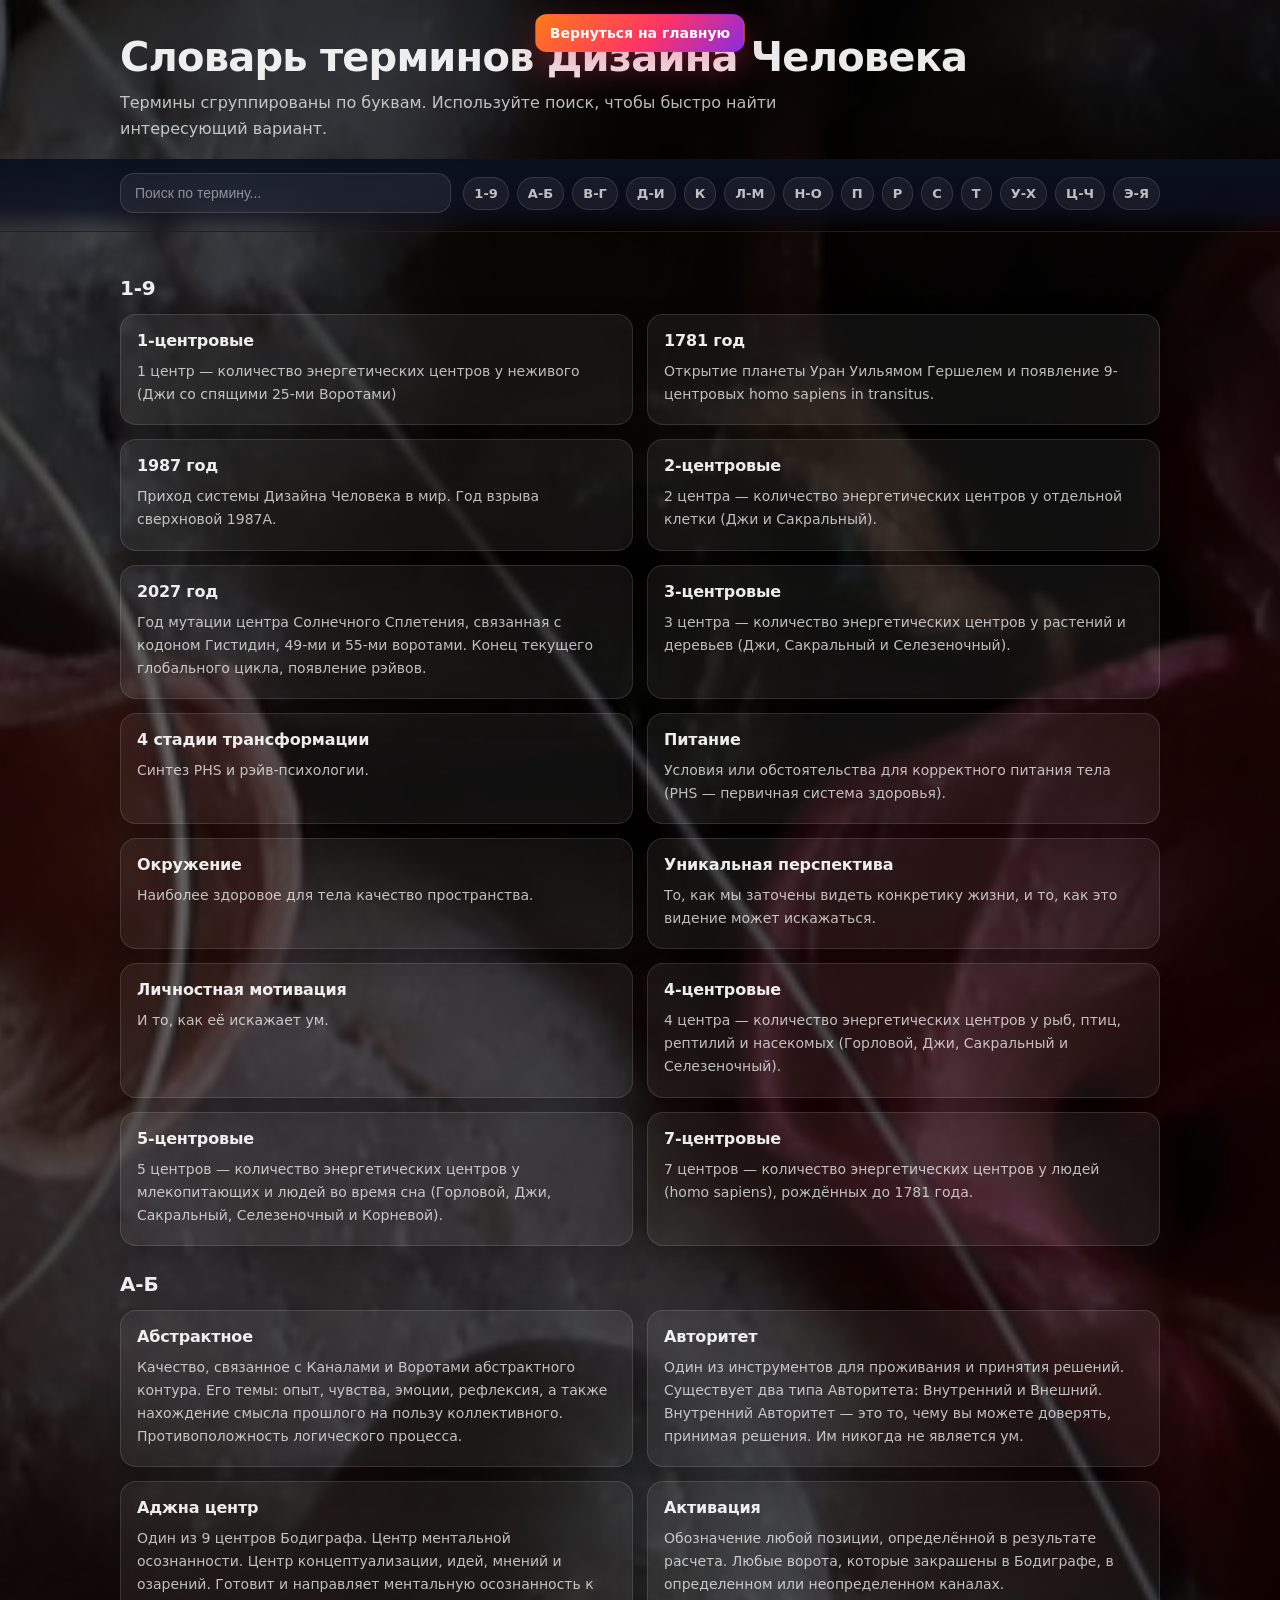
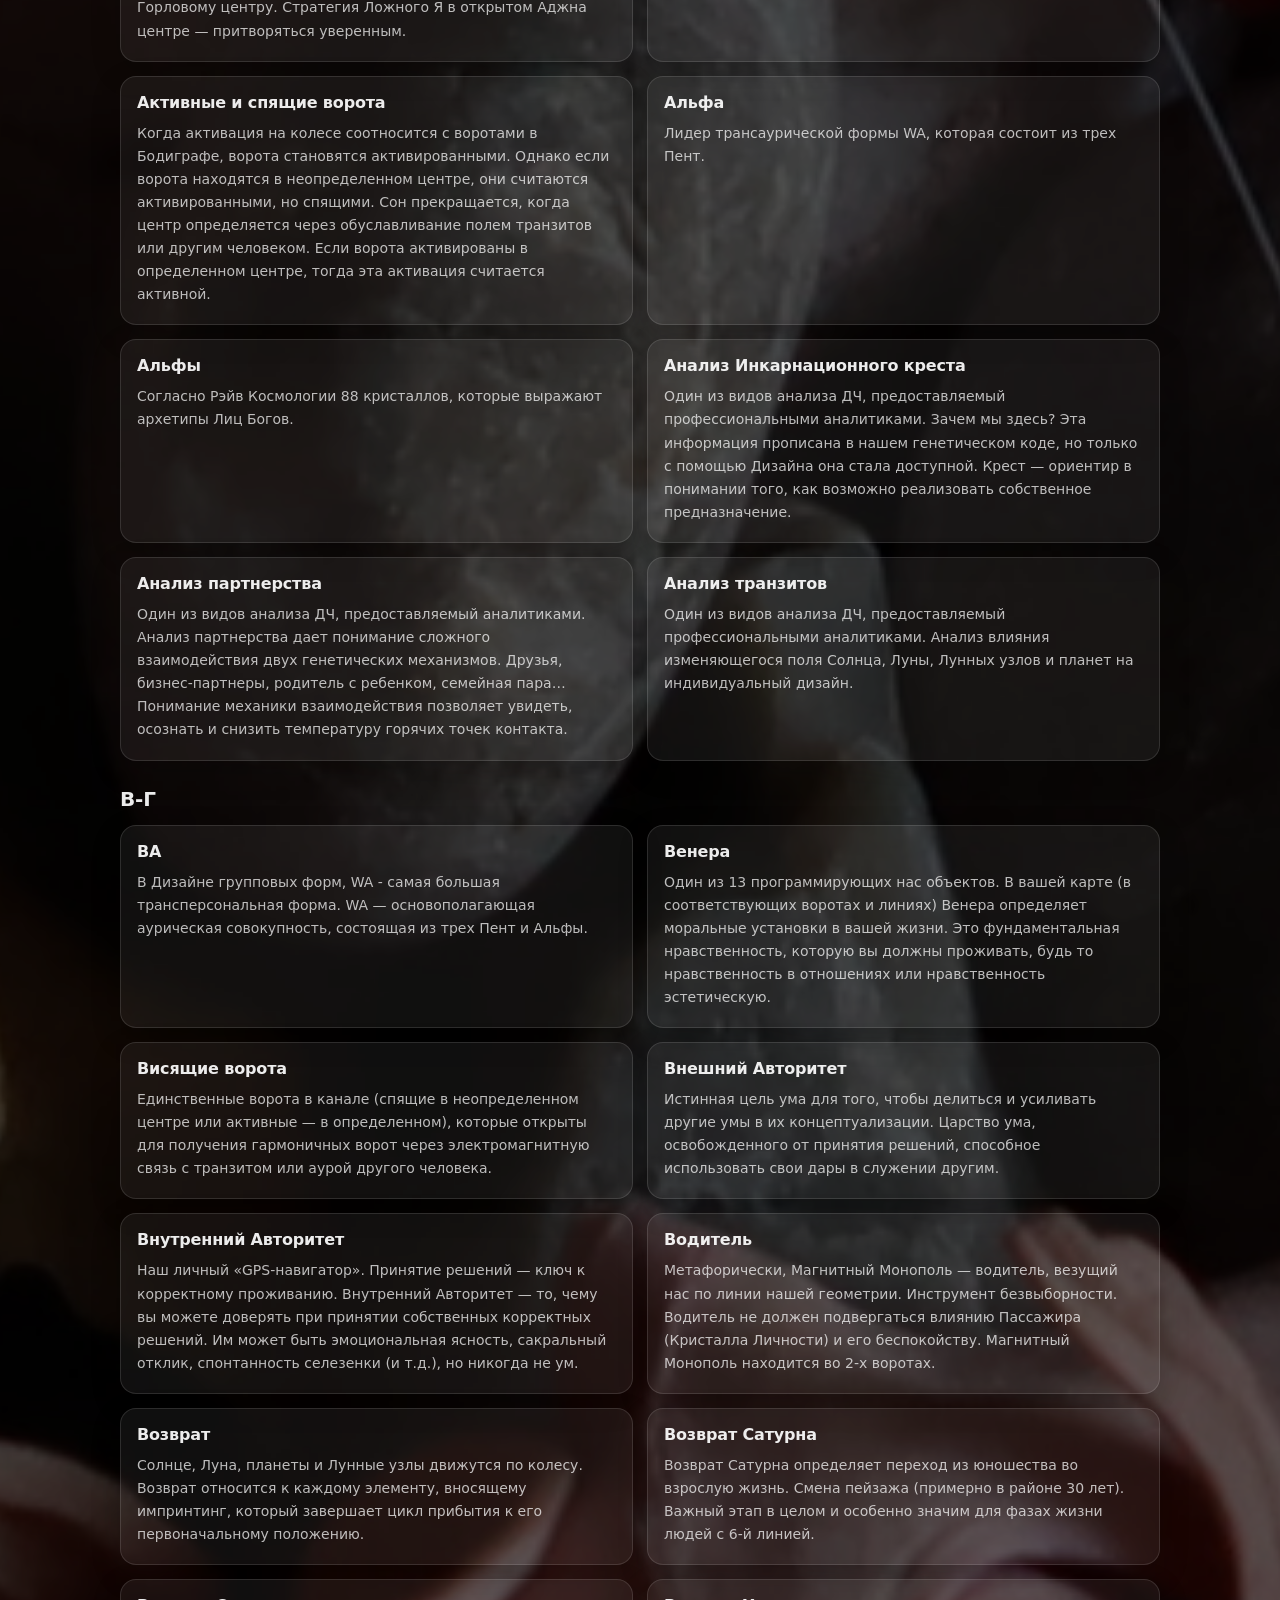
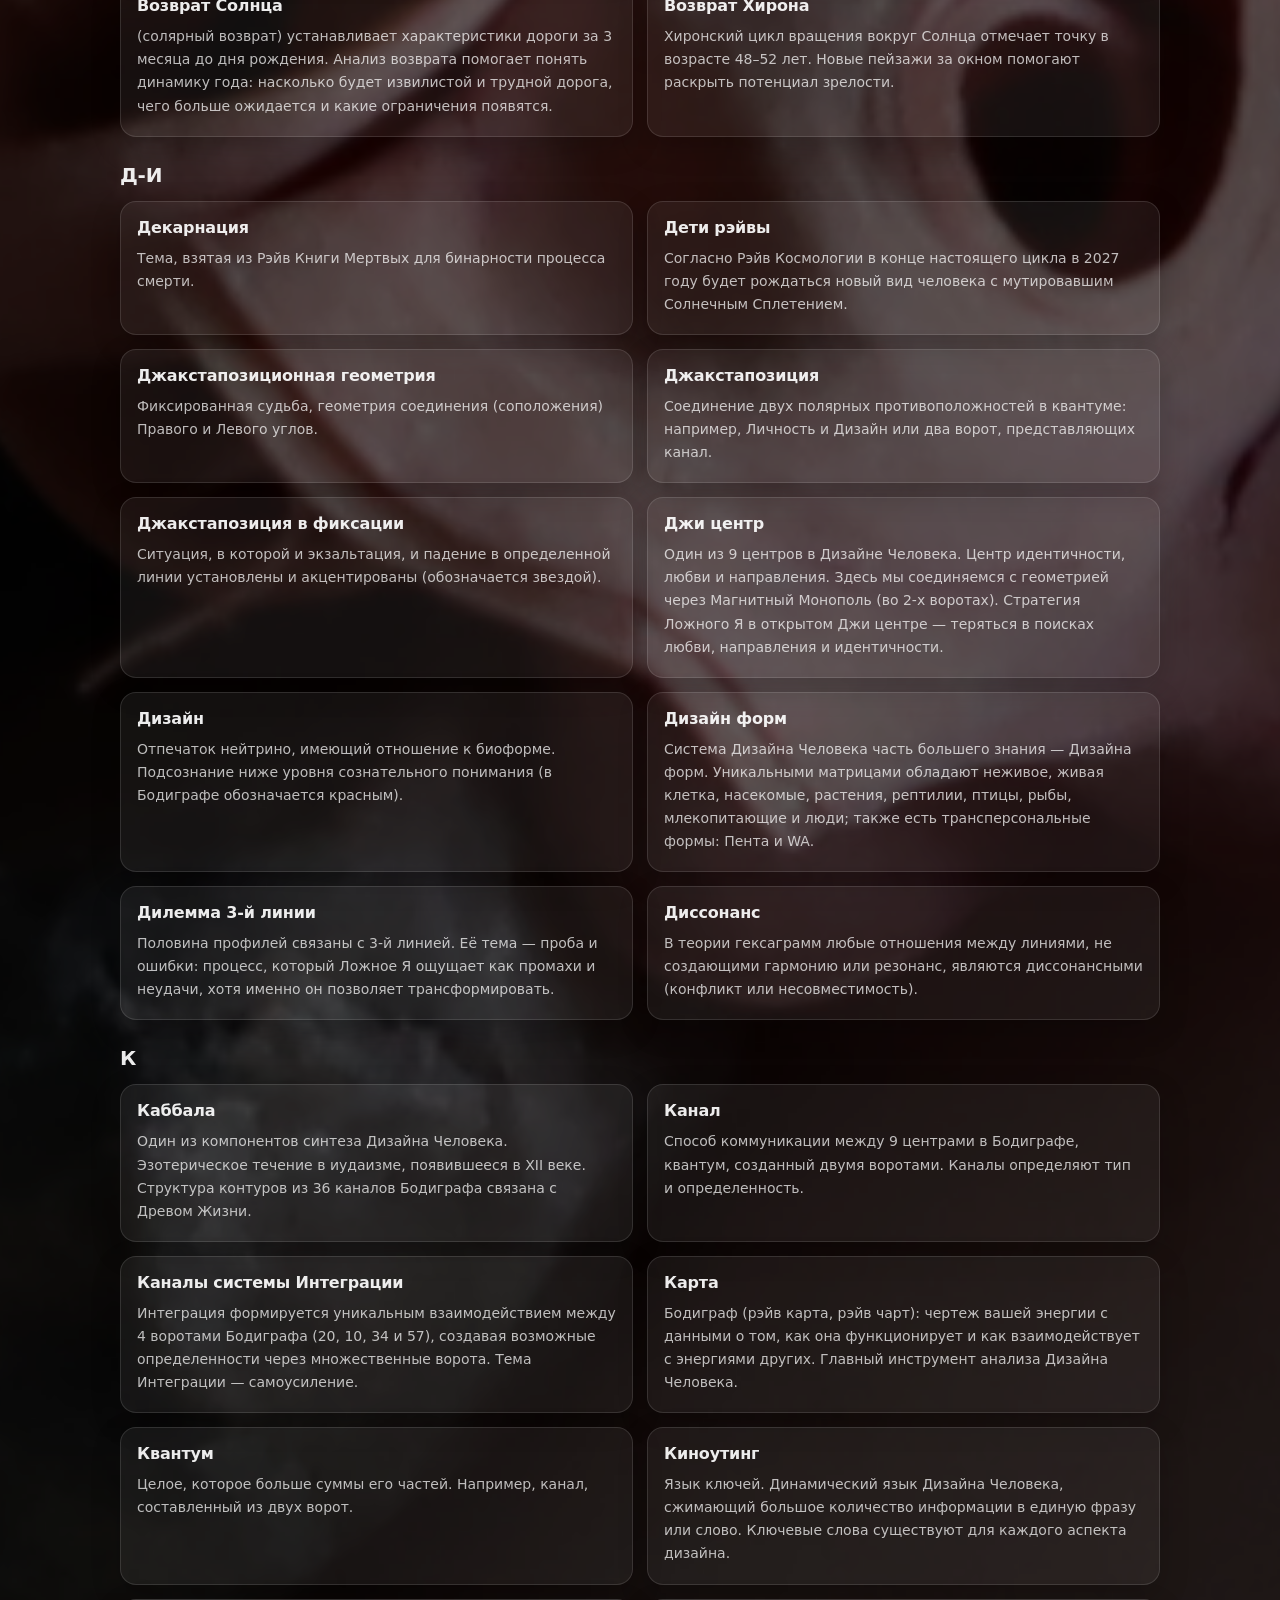
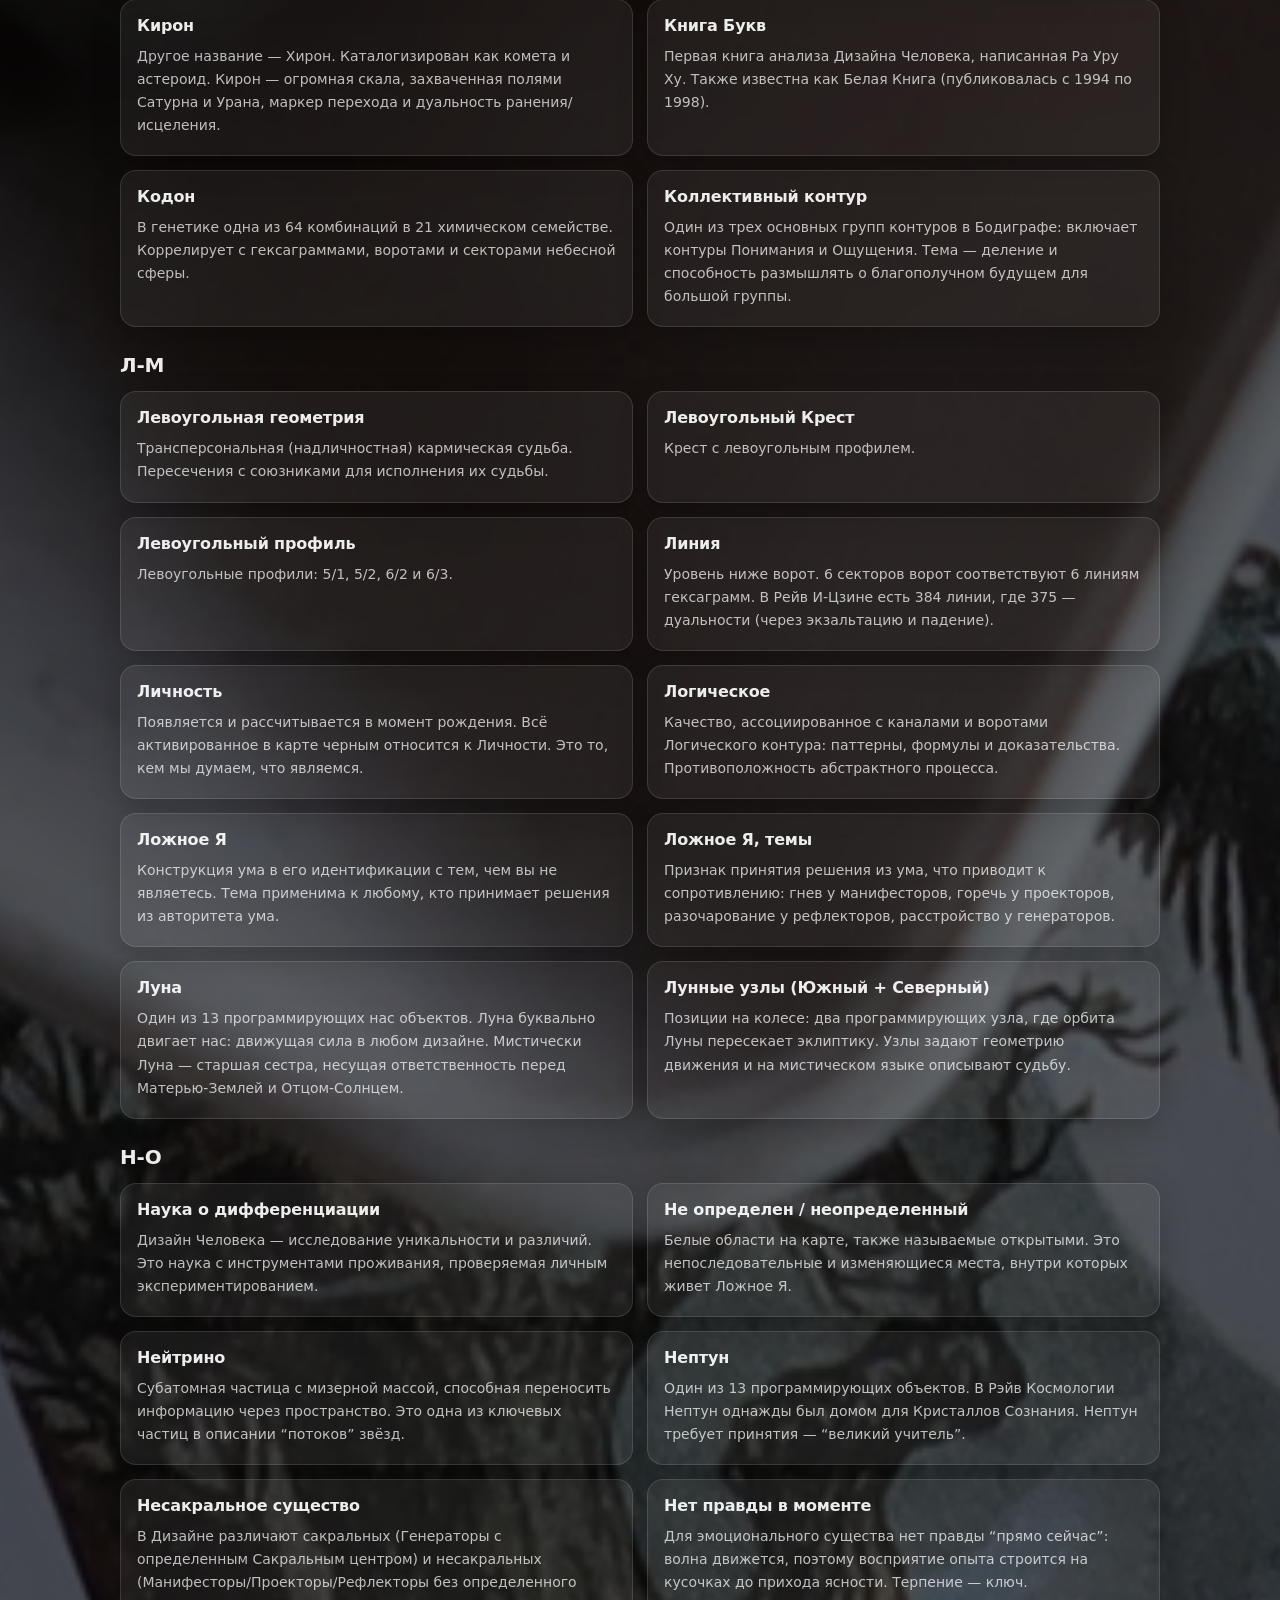
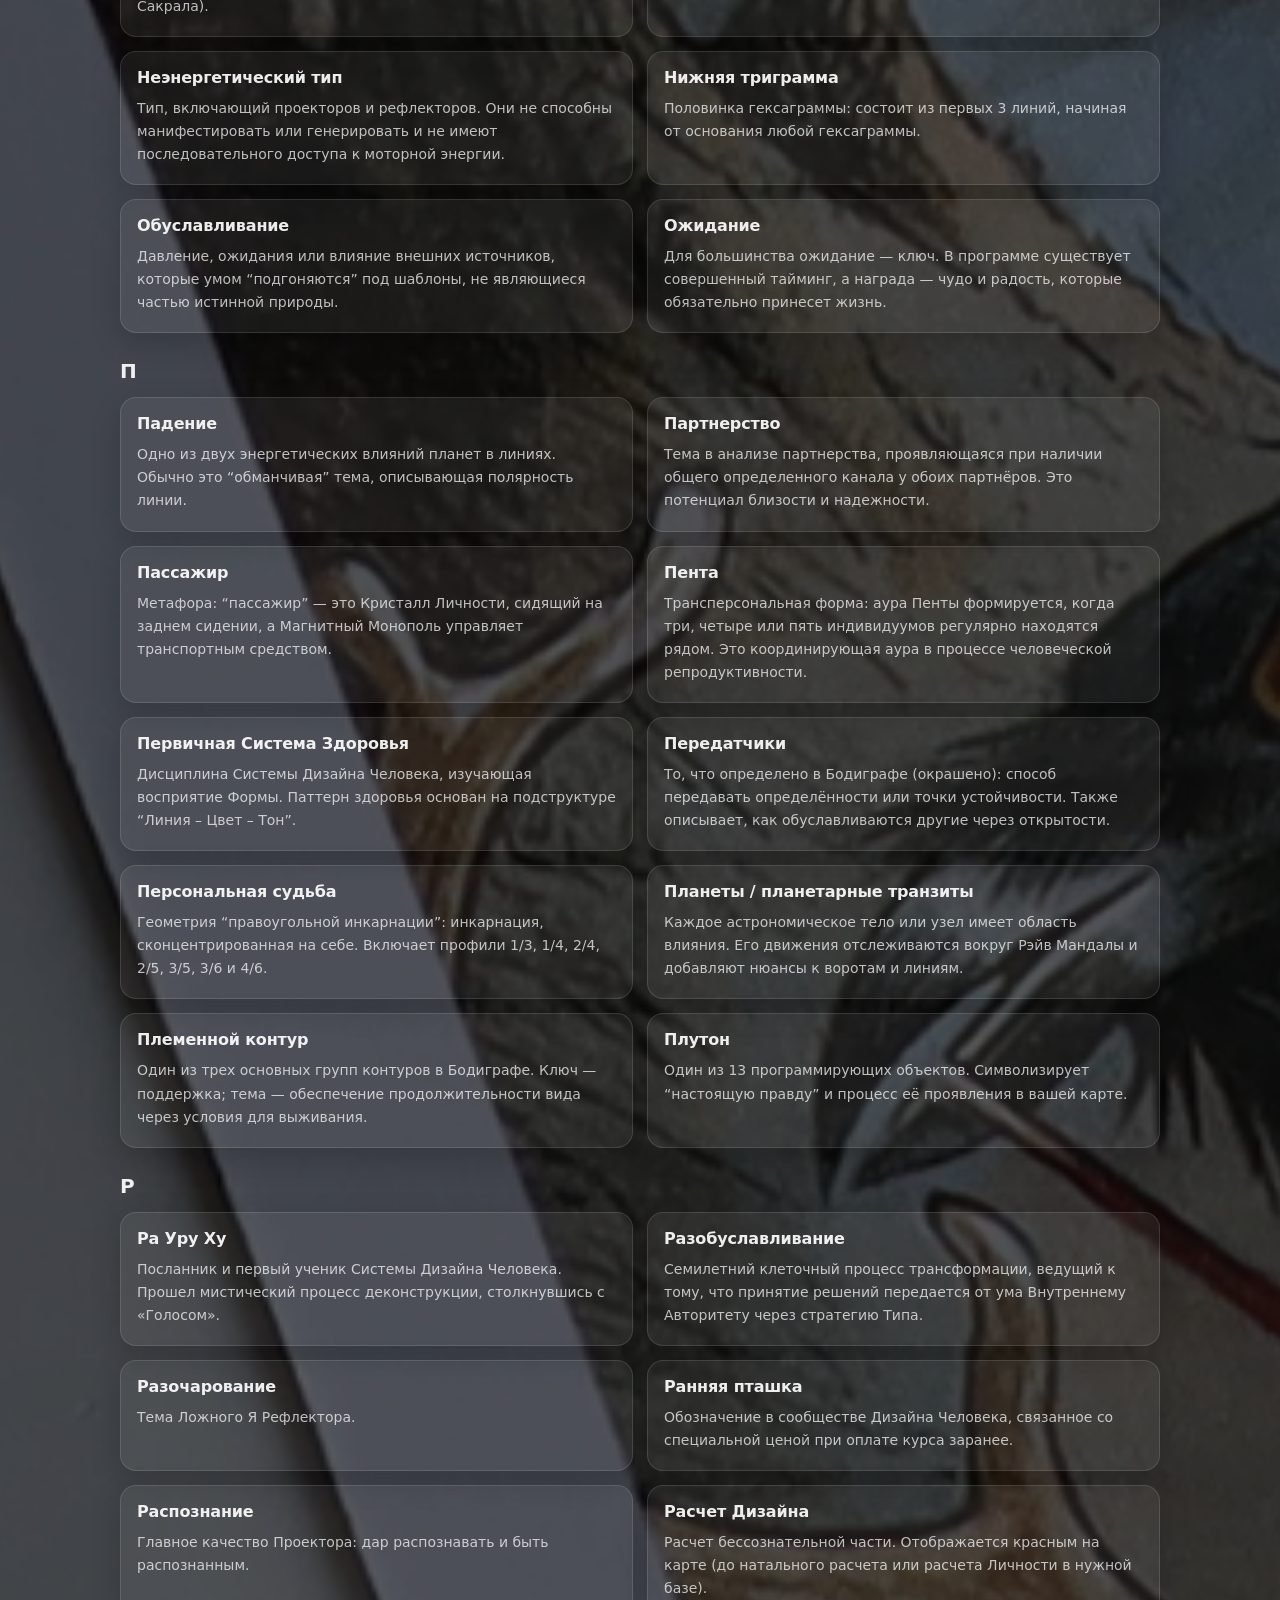
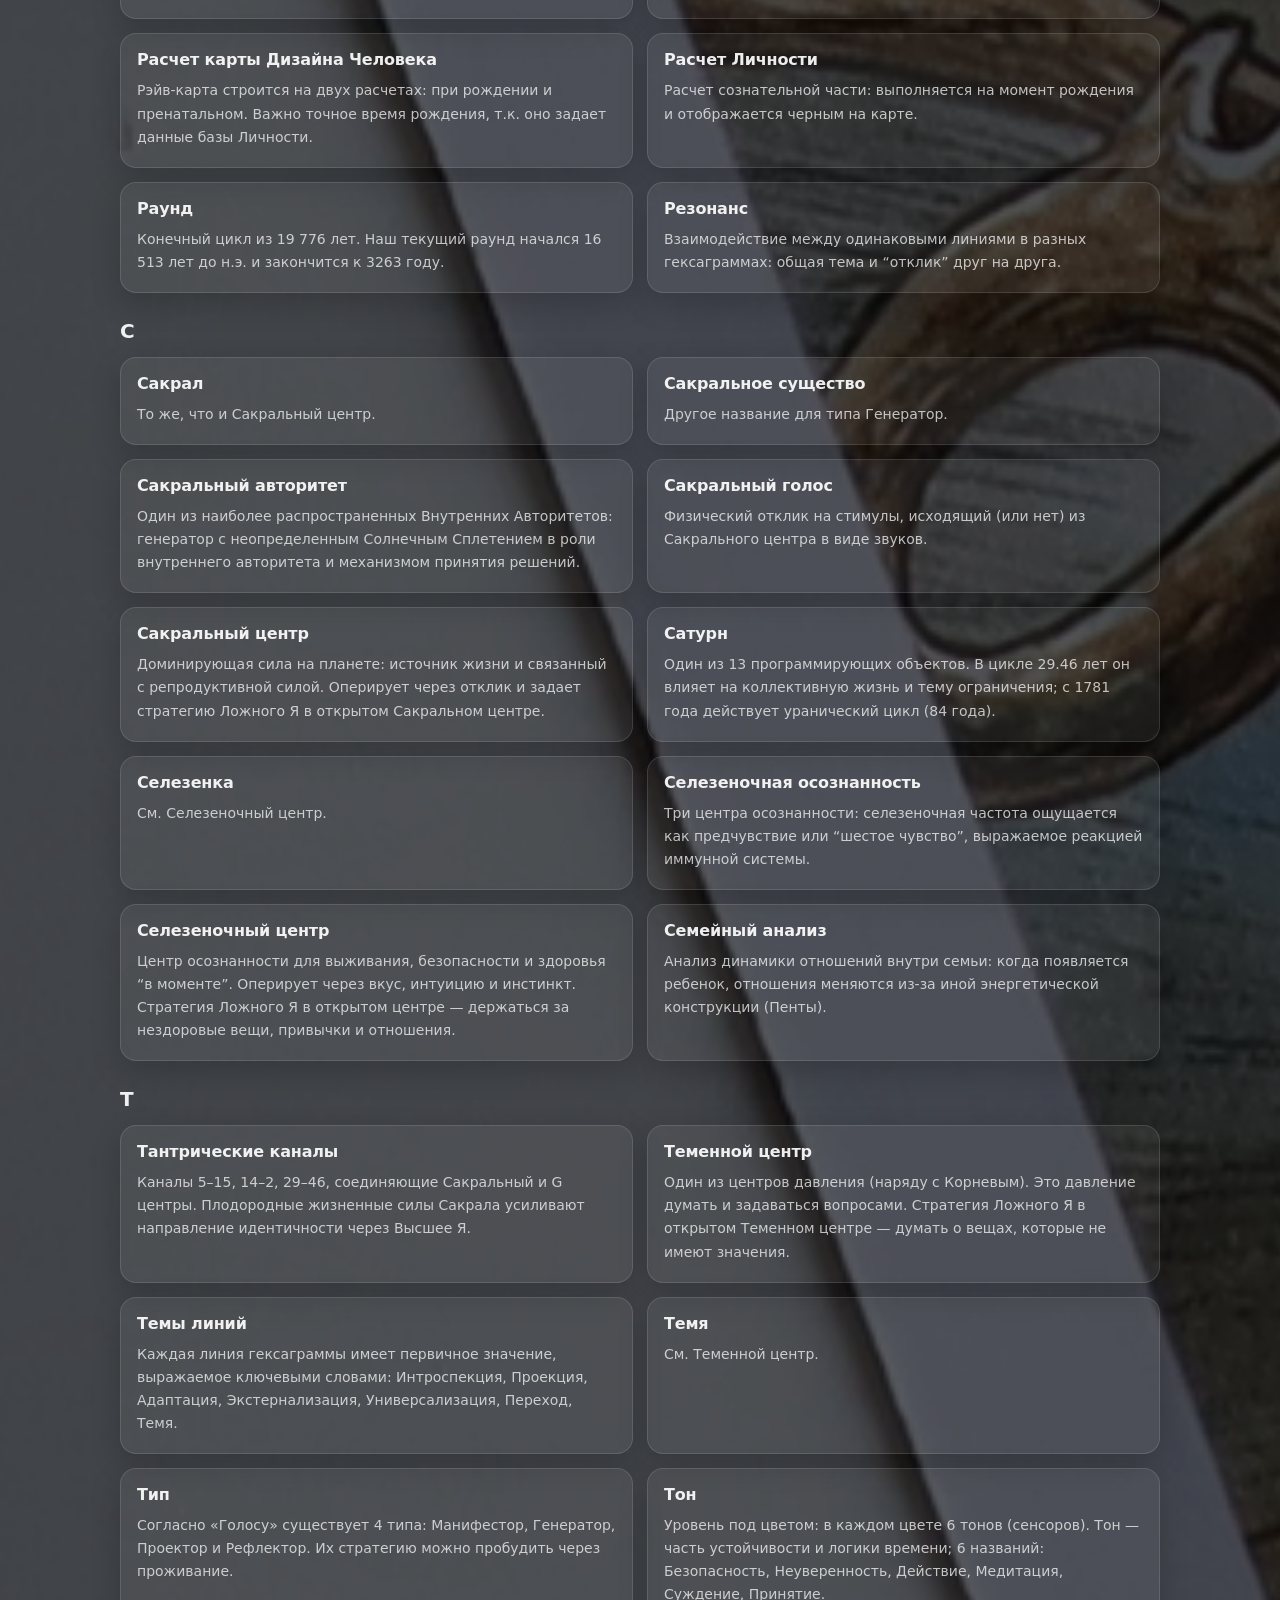
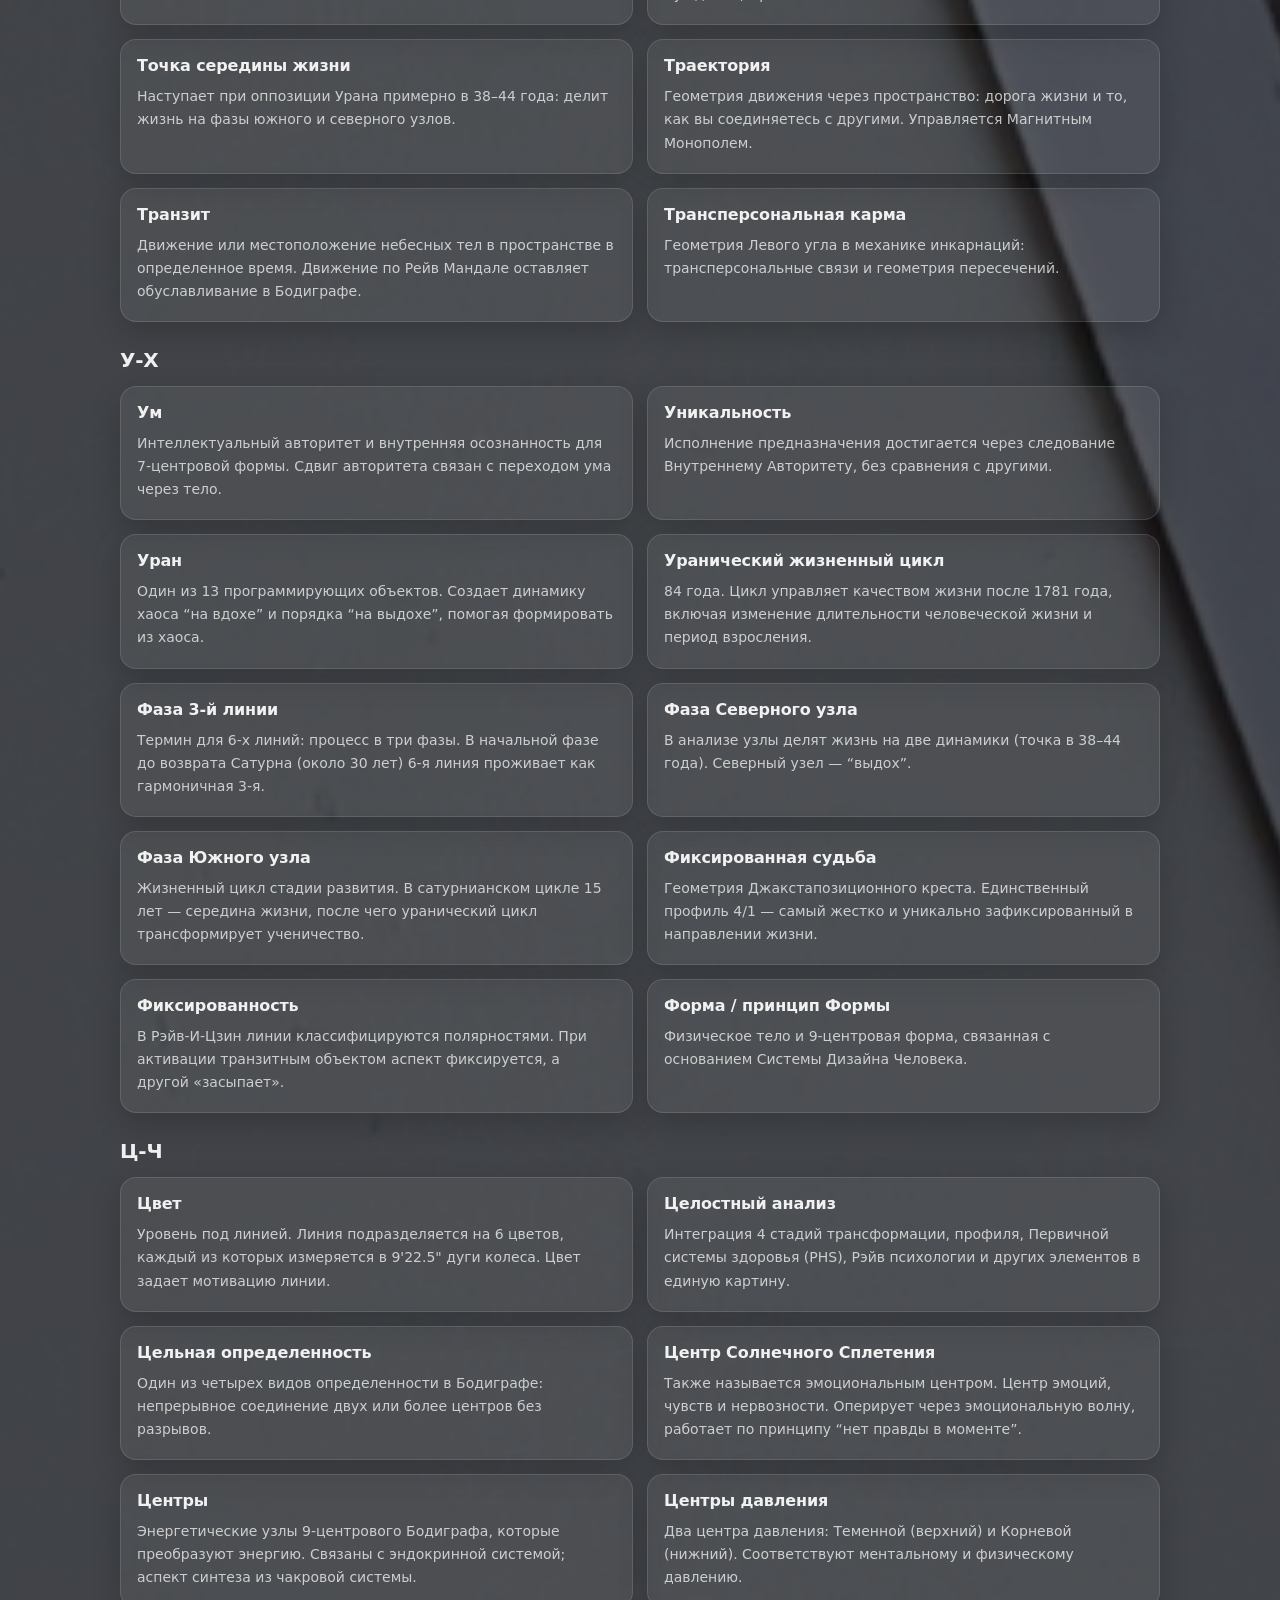
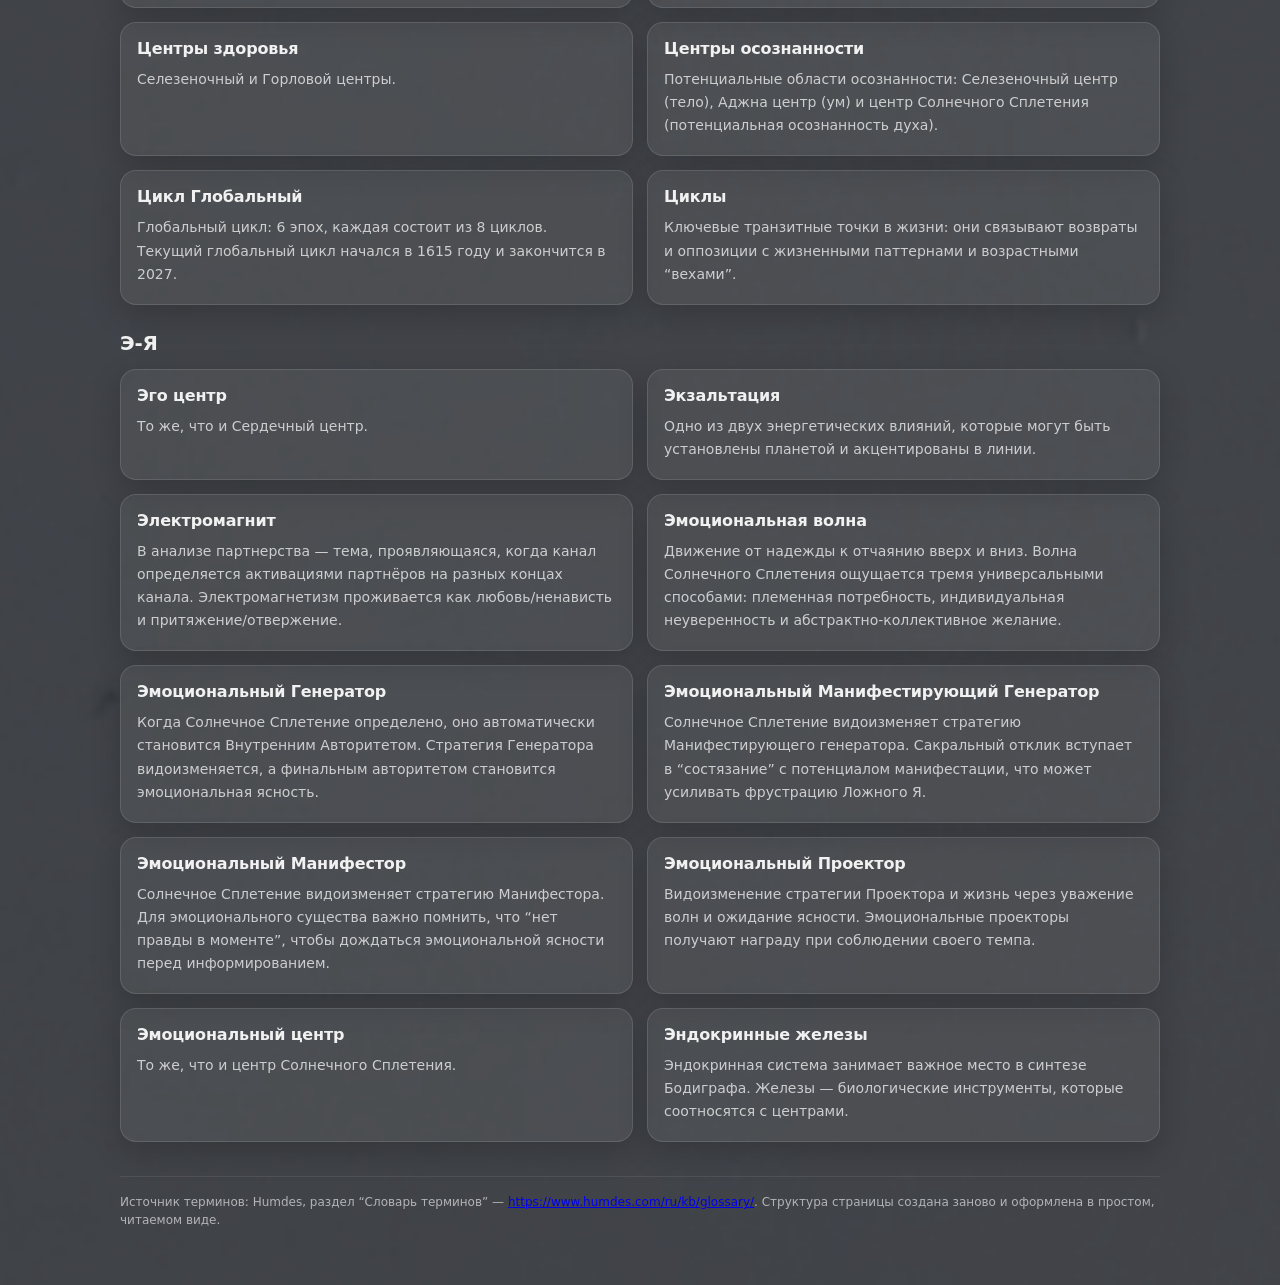
<file: glossary.html>
<!doctype html>
<html lang="ru">
  <head>
    <meta charset="utf-8" />
    <meta name="viewport" content="width=device-width, initial-scale=1" />
    <title>Глоссарий — Дизайн Человека</title>
    <meta
      name="description"
      content="Словарь терминов Дизайна Человека: термины и краткие описания."
    />
    <link rel="stylesheet" href="./styles.css" />
    <style>
      :root {
        --bg: #0b1020;
        --surface: rgba(255, 255, 255, 0.06);
        --surface-2: rgba(255, 255, 255, 0.09);
        --text: rgba(255, 255, 255, 0.92);
        --muted: rgba(255, 255, 255, 0.72);
        --border: rgba(255, 255, 255, 0.12);
        --accent: #b453ff;
        --accent-2: #ff4d6d;
        --radius: 16px;
        --radius-sm: 12px;
        --container: 1040px;
        --shadow: 0 18px 48px rgba(0, 0, 0, 0.35);
      }

      * {
        box-sizing: border-box;
      }

      html {
        scroll-behavior: smooth;
      }

      body {
        margin: 0;
        font-family: ui-sans-serif, system-ui, -apple-system, Segoe UI, Roboto,
          Arial, "Noto Sans", "Liberation Sans", sans-serif;
        color: var(--text);
        background: radial-gradient(1200px 600px at 10% 0%, #2b1758 0%, transparent
              60%),
          radial-gradient(900px 520px at 85% 15%, rgba(255, 77, 109, 0.22) 0%,
              transparent 60%),
          var(--bg);
      }

      .container {
        width: min(var(--container), calc(100% - 32px));
        margin: 0 auto;
      }

      header {
        padding: 34px 0 18px;
      }

      .title {
        margin: 0;
        font-size: clamp(26px, 3.4vw, 40px);
        letter-spacing: -0.02em;
      }

      .subtitle {
        margin: 10px 0 0;
        color: var(--muted);
        line-height: 1.6;
        max-width: 72ch;
      }

      .topbar {
        position: sticky;
        top: 0;
        z-index: 10;
        background: linear-gradient(
          180deg,
          rgba(11, 16, 32, 0.95) 0%,
          rgba(11, 16, 32, 0.75) 70%,
          rgba(11, 16, 32, 0) 100%
        );
        backdrop-filter: blur(10px);
        padding: 14px 0 18px;
        border-bottom: 1px solid rgba(255, 255, 255, 0.06);
      }

      .controls {
        display: flex;
        gap: 12px;
        align-items: center;
        justify-content: space-between;
        flex-wrap: wrap;
      }

      .search {
        flex: 1;
        min-width: 260px;
        max-width: 520px;
        display: flex;
        gap: 10px;
        align-items: center;
        padding: 10px 12px;
        background: rgba(255, 255, 255, 0.06);
        border: 1px solid rgba(255, 255, 255, 0.12);
        border-radius: 14px;
      }

      .search input {
        width: 100%;
        border: 0;
        outline: 0;
        background: transparent;
        color: var(--text);
        font-size: 14px;
      }

      .search input::placeholder {
        color: rgba(255, 255, 255, 0.5);
      }

      nav.letters {
        display: flex;
        gap: 8px;
        flex-wrap: wrap;
      }

      .letter-link {
        display: inline-flex;
        align-items: center;
        justify-content: center;
        padding: 8px 10px;
        border-radius: 999px;
        background: rgba(255, 255, 255, 0.06);
        border: 1px solid rgba(255, 255, 255, 0.12);
        color: var(--muted);
        text-decoration: none;
        font-size: 13px;
        font-weight: 700;
        transition: transform 160ms ease, background 160ms ease, color 160ms ease;
      }

      .letter-link:hover {
        transform: translateY(-2px);
        background: rgba(255, 255, 255, 0.1);
        color: var(--text);
      }

      main {
        padding: 18px 0 56px;
      }

      .group {
        margin-top: 26px;
      }

      .group h2 {
        margin: 0 0 14px;
        font-size: 20px;
        letter-spacing: -0.01em;
        color: rgba(255, 255, 255, 0.92);
      }

      .grid {
        display: grid;
        gap: 14px;
      }

      @media (min-width: 900px) {
        .grid {
          grid-template-columns: 1fr 1fr;
        }
      }

      .term {
        padding: 16px 16px 18px;
        background: rgba(255, 255, 255, 0.06);
        border: 1px solid var(--border);
        border-radius: var(--radius);
        box-shadow: 0 10px 30px rgba(0, 0, 0, 0.18);
        transition: transform 160ms ease, background 160ms ease;
      }

      .term:hover {
        transform: translateY(-4px);
        background: rgba(255, 255, 255, 0.09);
      }

      .term h3 {
        margin: 0;
        font-size: 16px;
        letter-spacing: -0.01em;
      }

      .term p {
        margin: 10px 0 0;
        color: var(--muted);
        line-height: 1.65;
        font-size: 14px;
      }

      .no-results {
        display: none;
        margin-top: 16px;
        padding: 16px;
        background: rgba(255, 255, 255, 0.06);
        border: 1px solid rgba(255, 255, 255, 0.12);
        border-radius: var(--radius-sm);
        color: var(--muted);
      }

      .footer {
        margin-top: 34px;
        padding-top: 16px;
        border-top: 1px solid rgba(255, 255, 255, 0.08);
        color: rgba(255, 255, 255, 0.6);
        font-size: 12px;
        line-height: 1.5;
      }
    </style>
  </head>
  <body class="glossary-page">
    <a class="btn btn-primary btn-back-home btn-back-home--small" href="index.html">Вернуться на главную</a>

    <header class="container">
      <h1 class="title">Словарь терминов Дизайна Человека</h1>
      <p class="subtitle">
        Термины сгруппированы по буквам. Используйте поиск, чтобы быстро найти
        интересующий вариант.
      </p>
    </header>

    <div class="topbar">
      <div class="container controls">
        <div class="search" role="search">
          <label for="glossarySearch" style="display: none">Поиск</label>
          <input
            id="glossarySearch"
            type="text"
            placeholder="Поиск по термину..."
            autocomplete="off"
          />
        </div>

        <nav class="letters" aria-label="Навигация по разделам">
          <a class="letter-link" href="#group-1-9">1-9</a>
          <a class="letter-link" href="#group-a-b">А-Б</a>
          <a class="letter-link" href="#group-v-g">В-Г</a>
          <a class="letter-link" href="#group-d-i">Д-И</a>
          <a class="letter-link" href="#group-k">К</a>
          <a class="letter-link" href="#group-l-m">Л-М</a>
          <a class="letter-link" href="#group-n-o">Н-О</a>
          <a class="letter-link" href="#group-p">П</a>
          <a class="letter-link" href="#group-r">Р</a>
          <a class="letter-link" href="#group-s">С</a>
          <a class="letter-link" href="#group-t">Т</a>
          <a class="letter-link" href="#group-u-kh">У-Х</a>
          <a class="letter-link" href="#group-ts-ch">Ц-Ч</a>
          <a class="letter-link" href="#group-e-ya">Э-Я</a>
        </nav>
      </div>
    </div>

    <main class="container">
      <div id="group-1-9" class="group">
        <h2>1-9</h2>
        <div class="grid">
          <section class="term" id="term-1" data-term="1-центровые">
            <h3>1-центровые</h3>
            <p>
              1 центр — количество энергетических центров у неживого (Джи со спящими 25-ми Воротами)
            </p>
          </section>
          <section class="term" id="term-2" data-term="1781 год">
            <h3>1781 год</h3>
            <p>
              Открытие планеты Уран Уильямом Гершелем и появление 9-центровых homo sapiens in transitus.
            </p>
          </section>
          <section class="term" id="term-3" data-term="1987 год">
            <h3>1987 год</h3>
            <p>
              Приход системы Дизайна Человека в мир. Год взрыва сверхновой 1987А.
            </p>
          </section>
          <section class="term" id="term-4" data-term="2-центровые">
            <h3>2-центровые</h3>
            <p>
              2 центра — количество энергетических центров у отдельной клетки (Джи и Сакральный).
            </p>
          </section>
          <section class="term" id="term-5" data-term="2027 год">
            <h3>2027 год</h3>
            <p>
              Год мутации центра Солнечного Сплетения, связанная с кодоном Гистидин, 49-ми и 55-ми воротами. Конец текущего глобального цикла, появление рэйвов.
            </p>
          </section>
          <section class="term" id="term-6" data-term="3-центровые">
            <h3>3-центровые</h3>
            <p>
              3 центра — количество энергетических центров у растений и деревьев (Джи, Сакральный и Селезеночный).
            </p>
          </section>
          <section class="term" id="term-7" data-term="4 стадии трансформации">
            <h3>4 стадии трансформации</h3>
            <p>Синтез PHS и рэйв-психологии.</p>
          </section>
          <section class="term" id="term-8" data-term="Питание">
            <h3>Питание</h3>
            <p>
              Условия или обстоятельства для корректного питания тела (PHS — первичная система здоровья).
            </p>
          </section>
          <section class="term" id="term-9" data-term="Окружение">
            <h3>Окружение</h3>
            <p>Наиболее здоровое для тела качество пространства.</p>
          </section>
          <section class="term" id="term-10" data-term="Уникальная перспектива">
            <h3>Уникальная перспектива</h3>
            <p>
              То, как мы заточены видеть конкретику жизни, и то, как это видение может искажаться.
            </p>
          </section>
          <section class="term" id="term-11" data-term="Личностная мотивация">
            <h3>Личностная мотивация</h3>
            <p>И то, как её искажает ум.</p>
          </section>
          <section class="term" id="term-12" data-term="4-центровые">
            <h3>4-центровые</h3>
            <p>
              4 центра — количество энергетических центров у рыб, птиц, рептилий и насекомых (Горловой, Джи, Сакральный и Селезеночный).
            </p>
          </section>
          <section class="term" id="term-13" data-term="5-центровые">
            <h3>5-центровые</h3>
            <p>
              5 центров — количество энергетических центров у млекопитающих и людей во время сна (Горловой, Джи, Сакральный, Селезеночный и Корневой).
            </p>
          </section>
          <section class="term" id="term-14" data-term="7-центровые">
            <h3>7-центровые</h3>
            <p>
              7 центров — количество энергетических центров у людей (homo sapiens), рождённых до 1781 года.
            </p>
          </section>
        </div>
      </div>

      <div id="group-a-b" class="group">
        <h2>А-Б</h2>
        <div class="grid">
          <section class="term" id="term-15" data-term="Абстрактное">
            <h3>Абстрактное</h3>
            <p>
              Качество, связанное с Каналами и Воротами абстрактного контура. Его темы: опыт, чувства, эмоции, рефлексия, а также нахождение смысла прошлого на пользу коллективного. Противоположность логического процесса.
            </p>
          </section>
          <section class="term" id="term-16" data-term="Авторитет">
            <h3>Авторитет</h3>
            <p>
              Один из инструментов для проживания и принятия решений. Существует два типа Авторитета: Внутренний и Внешний. Внутренний Авторитет — это то, чему вы можете доверять, принимая решения. Им никогда не является ум.
            </p>
          </section>
          <section class="term" id="term-17" data-term="Аджна центр">
            <h3>Аджна центр</h3>
            <p>
              Один из 9 центров Бодиграфа. Центр ментальной осознанности. Центр концептуализации, идей, мнений и озарений. Готовит и направляет ментальную осознанность к Горловому центру. Стратегия Ложного Я в открытом Аджна центре — притворяться уверенным.
            </p>
          </section>
          <section class="term" id="term-18" data-term="Активация">
            <h3>Активация</h3>
            <p>
              Обозначение любой позиции, определённой в результате расчета. Любые ворота, которые закрашены в Бодиграфе, в определенном или неопределенном каналах.
            </p>
          </section>
          <section class="term" id="term-19" data-term="Активные и спящие ворота">
            <h3>Активные и спящие ворота</h3>
            <p>
              Когда активация на колесе соотносится с воротами в Бодиграфе, ворота становятся активированными. Однако если ворота находятся в неопределенном центре, они считаются активированными, но спящими. Сон прекращается, когда центр определяется через обуславливание полем транзитов или другим человеком. Если ворота активированы в определенном центре, тогда эта активация считается активной.
            </p>
          </section>
          <section class="term" id="term-20" data-term="Альфа">
            <h3>Альфа</h3>
            <p>Лидер трансаурической формы WA, которая состоит из трех Пент.</p>
          </section>
          <section class="term" id="term-21" data-term="Альфы">
            <h3>Альфы</h3>
            <p>
              Согласно Рэйв Космологии 88 кристаллов, которые выражают архетипы Лиц Богов.
            </p>
          </section>
          <section class="term" id="term-22" data-term="Анализ Инкарнационного креста">
            <h3>Анализ Инкарнационного креста</h3>
            <p>
              Один из видов анализа ДЧ, предоставляемый профессиональными аналитиками. Зачем мы здесь? Эта информация прописана в нашем генетическом коде, но только с помощью Дизайна она стала доступной. Крест — ориентир в понимании того, как возможно реализовать собственное предназначение.
            </p>
          </section>
          <section class="term" id="term-23" data-term="Анализ партнерства">
            <h3>Анализ партнерства</h3>
            <p>
              Один из видов анализа ДЧ, предоставляемый аналитиками. Анализ партнерства дает понимание сложного взаимодействия двух генетических механизмов. Друзья, бизнес-партнеры, родитель с ребенком, семейная пара… Понимание механики взаимодействия позволяет увидеть, осознать и снизить температуру горячих точек контакта.
            </p>
          </section>
          <section class="term" id="term-24" data-term="Анализ транзитов">
            <h3>Анализ транзитов</h3>
            <p>
              Один из видов анализа ДЧ, предоставляемый профессиональными аналитиками. Анализ влияния изменяющегося поля Солнца, Луны, Лунных узлов и планет на индивидуальный дизайн.
            </p>
          </section>
        </div>
      </div>

      <div id="group-v-g" class="group">
        <h2>В-Г</h2>
        <div class="grid">
          <section class="term" id="term-25" data-term="ВА">
            <h3>ВА</h3>
            <p>
              В Дизайне групповых форм, WA - самая большая трансперсональная форма. WA — основополагающая аурическая совокупность, состоящая из трех Пент и Альфы.
            </p>
          </section>
          <section class="term" id="term-26" data-term="Венера">
            <h3>Венера</h3>
            <p>
              Один из 13 программирующих нас объектов. В вашей карте (в соответствующих воротах и линиях) Венера определяет моральные установки в вашей жизни. Это фундаментальная нравственность, которую вы должны проживать, будь то нравственность в отношениях или нравственность эстетическую.
            </p>
          </section>
          <section class="term" id="term-27" data-term="Висящие ворота">
            <h3>Висящие ворота</h3>
            <p>
              Единственные ворота в канале (спящие в неопределенном центре или активные — в определенном), которые открыты для получения гармоничных ворот через электромагнитную связь с транзитом или аурой другого человека.
            </p>
          </section>
          <section class="term" id="term-28" data-term="Внешний Авторитет">
            <h3>Внешний Авторитет</h3>
            <p>
              Истинная цель ума для того, чтобы делиться и усиливать другие умы в их концептуализации. Царство ума, освобожденного от принятия решений, способное использовать свои дары в служении другим.
            </p>
          </section>
          <section class="term" id="term-29" data-term="Внутренний Авторитет">
            <h3>Внутренний Авторитет</h3>
            <p>
              Наш личный «GPS-навигатор». Принятие решений — ключ к корректному проживанию. Внутренний Авторитет — то, чему вы можете доверять при принятии собственных корректных решений. Им может быть эмоциональная ясность, сакральный отклик, спонтанность селезенки (и т.д.), но никогда не ум.
            </p>
          </section>
          <section class="term" id="term-30" data-term="Водитель">
            <h3>Водитель</h3>
            <p>
              Метафорически, Магнитный Монополь — водитель, везущий нас по линии нашей геометрии. Инструмент безвыборности. Водитель не должен подвергаться влиянию Пассажира (Кристалла Личности) и его беспокойству. Магнитный Монополь находится во 2-х воротах.
            </p>
          </section>
          <section class="term" id="term-31" data-term="Возврат">
            <h3>Возврат</h3>
            <p>
              Солнце, Луна, планеты и Лунные узлы движутся по колесу. Возврат относится к каждому элементу, вносящему импринтинг, который завершает цикл прибытия к его первоначальному положению.
            </p>
          </section>
          <section class="term" id="term-32" data-term="Возврат Сатурна">
            <h3>Возврат Сатурна</h3>
            <p>
              Возврат Сатурна определяет переход из юношества во взрослую жизнь. Смена пейзажа (примерно в районе 30 лет). Важный этап в целом и особенно значим для фазах жизни людей с 6-й линией.
            </p>
          </section>
          <section class="term" id="term-33" data-term="Возврат Солнца">
            <h3>Возврат Солнца</h3>
            <p>
              (солярный возврат) устанавливает характеристики дороги за 3 месяца до дня рождения. Анализ возврата помогает понять динамику года: насколько будет извилистой и трудной дорога, чего больше ожидается и какие ограничения появятся.
            </p>
          </section>
          <section class="term" id="term-34" data-term="Возврат Хирона">
            <h3>Возврат Хирона</h3>
            <p>
              Хиронский цикл вращения вокруг Солнца отмечает точку в возрасте 48–52 лет. Новые пейзажи за окном помогают раскрыть потенциал зрелости.
            </p>
          </section>
        </div>
      </div>

      <div id="group-d-i" class="group">
        <h2>Д-И</h2>
        <div class="grid">
          <section class="term" id="term-35" data-term="Декарнация">
            <h3>Декарнация</h3>
            <p>Тема, взятая из Рэйв Книги Мертвых для бинарности процесса смерти.</p>
          </section>
          <section class="term" id="term-36" data-term="Дети рэйвы">
            <h3>Дети рэйвы</h3>
            <p>
              Согласно Рэйв Космологии в конце настоящего цикла в 2027 году будет рождаться новый вид человека с мутировавшим Солнечным Сплетением.
            </p>
          </section>
          <section class="term" id="term-37" data-term="Джакстапозиционная геометрия">
            <h3>Джакстапозиционная геометрия</h3>
            <p>Фиксированная судьба, геометрия соединения (соположения) Правого и Левого углов.</p>
          </section>
          <section class="term" id="term-38" data-term="Джакстапозиция">
            <h3>Джакстапозиция</h3>
            <p>
              Соединение двух полярных противоположностей в квантуме: например, Личность и Дизайн или два ворот, представляющих канал.
            </p>
          </section>
          <section class="term" id="term-39" data-term="Джакстапозиция в фиксации">
            <h3>Джакстапозиция в фиксации</h3>
            <p>
              Ситуация, в которой и экзальтация, и падение в определенной линии установлены и акцентированы (обозначается звездой).
            </p>
          </section>
          <section class="term" id="term-40" data-term="Джи центр">
            <h3>Джи центр</h3>
            <p>
              Один из 9 центров в Дизайне Человека. Центр идентичности, любви и направления. Здесь мы соединяемся с геометрией через Магнитный Монополь (во 2-х воротах). Стратегия Ложного Я в открытом Джи центре — теряться в поисках любви, направления и идентичности.
            </p>
          </section>
          <section class="term" id="term-41" data-term="Дизайн">
            <h3>Дизайн</h3>
            <p>Отпечаток нейтрино, имеющий отношение к биоформе. Подсознание ниже уровня сознательного понимания (в Бодиграфе обозначается красным).</p>
          </section>
          <section class="term" id="term-42" data-term="Дизайн форм">
            <h3>Дизайн форм</h3>
            <p>
              Система Дизайна Человека часть большего знания — Дизайна форм. Уникальными матрицами обладают неживое, живая клетка, насекомые, растения, рептилии, птицы, рыбы, млекопитающие и люди; также есть трансперсональные формы: Пента и WA.
            </p>
          </section>
          <section class="term" id="term-43" data-term="Дилемма 3-й линии">
            <h3>Дилемма 3-й линии</h3>
            <p>
              Половина профилей связаны с 3-й линией. Её тема — проба и ошибки: процесс, который Ложное Я ощущает как промахи и неудачи, хотя именно он позволяет трансформировать.
            </p>
          </section>
          <section class="term" id="term-44" data-term="Диссонанс">
            <h3>Диссонанс</h3>
            <p>
              В теории гексаграмм любые отношения между линиями, не создающими гармонию или резонанс, являются диссонансными (конфликт или несовместимость).
            </p>
          </section>
        </div>
      </div>

      <div id="group-k" class="group">
        <h2>К</h2>
        <div class="grid">
          <section class="term" id="term-45" data-term="Каббала">
            <h3>Каббала</h3>
            <p>
              Один из компонентов синтеза Дизайна Человека. Эзотерическое течение в иудаизме, появившееся в XII веке. Структура контуров из 36 каналов Бодиграфа связана с Древом Жизни.
            </p>
          </section>
          <section class="term" id="term-46" data-term="Канал">
            <h3>Канал</h3>
            <p>
              Способ коммуникации между 9 центрами в Бодиграфе, квантум, созданный двумя воротами. Каналы определяют тип и определенность.
            </p>
          </section>
          <section class="term" id="term-47" data-term="Каналы системы Интеграции">
            <h3>Каналы системы Интеграции</h3>
            <p>
              Интеграция формируется уникальным взаимодействием между 4 воротами Бодиграфа (20, 10, 34 и 57), создавая возможные определенности через множественные ворота. Тема Интеграции — самоусиление.
            </p>
          </section>
          <section class="term" id="term-48" data-term="Карта">
            <h3>Карта</h3>
            <p>
              Бодиграф (рэйв карта, рэйв чарт): чертеж вашей энергии с данными о том, как она функционирует и как взаимодействует с энергиями других. Главный инструмент анализа Дизайна Человека.
            </p>
          </section>
          <section class="term" id="term-49" data-term="Квантум">
            <h3>Квантум</h3>
            <p>Целое, которое больше суммы его частей. Например, канал, составленный из двух ворот.</p>
          </section>
          <section class="term" id="term-50" data-term="Киноутинг">
            <h3>Киноутинг</h3>
            <p>
              Язык ключей. Динамический язык Дизайна Человека, сжимающий большое количество информации в единую фразу или слово. Ключевые слова существуют для каждого аспекта дизайна.
            </p>
          </section>
          <section class="term" id="term-51" data-term="Кирон">
            <h3>Кирон</h3>
            <p>
              Другое название — Хирон. Каталогизирован как комета и астероид. Кирон — огромная скала, захваченная полями Сатурна и Урана, маркер перехода и дуальность ранения/исцеления.
            </p>
          </section>
          <section class="term" id="term-52" data-term="Книга Букв">
            <h3>Книга Букв</h3>
            <p>
              Первая книга анализа Дизайна Человека, написанная Ра Уру Ху. Также известна как Белая Книга (публиковалась с 1994 по 1998).
            </p>
          </section>
          <section class="term" id="term-53" data-term="Кодон">
            <h3>Кодон</h3>
            <p>
              В генетике одна из 64 комбинаций в 21 химическом семействе. Коррелирует с гексаграммами, воротами и секторами небесной сферы.
            </p>
          </section>
          <section class="term" id="term-54" data-term="Коллективный контур">
            <h3>Коллективный контур</h3>
            <p>
              Один из трех основных групп контуров в Бодиграфе: включает контуры Понимания и Ощущения. Тема — деление и способность размышлять о благополучном будущем для большой группы.
            </p>
          </section>
        </div>
      </div>

      <div id="group-l-m" class="group">
        <h2>Л-М</h2>
        <div class="grid">
          <section class="term" id="term-55" data-term="Левоугольная геометрия">
            <h3>Левоугольная геометрия</h3>
            <p>
              Трансперсональная (надличностная) кармическая судьба. Пересечения с союзниками для исполнения их судьбы.
            </p>
          </section>
          <section class="term" id="term-56" data-term="Левоугольный Крест">
            <h3>Левоугольный Крест</h3>
            <p>Крест с левоугольным профилем.</p>
          </section>
          <section class="term" id="term-57" data-term="Левоугольный профиль">
            <h3>Левоугольный профиль</h3>
            <p>Левоугольные профили: 5/1, 5/2, 6/2 и 6/3.</p>
          </section>
          <section class="term" id="term-58" data-term="Линия">
            <h3>Линия</h3>
            <p>
              Уровень ниже ворот. 6 секторов ворот соответствуют 6 линиям гексаграмм. В Рейв И-Цзине есть 384 линии, где 375 — дуальности (через экзальтацию и падение).
            </p>
          </section>
          <section class="term" id="term-59" data-term="Личность">
            <h3>Личность</h3>
            <p>
              Появляется и рассчитывается в момент рождения. Всё активированное в карте черным относится к Личности. Это то, кем мы думаем, что являемся.
            </p>
          </section>
          <section class="term" id="term-60" data-term="Логическое">
            <h3>Логическое</h3>
            <p>
              Качество, ассоциированное с каналами и воротами Логического контура: паттерны, формулы и доказательства. Противоположность абстрактного процесса.
            </p>
          </section>
          <section class="term" id="term-61" data-term="Ложное Я">
            <h3>Ложное Я</h3>
            <p>
              Конструкция ума в его идентификации с тем, чем вы не являетесь. Тема применима к любому, кто принимает решения из авторитета ума.
            </p>
          </section>
          <section class="term" id="term-62" data-term="Ложное Я, темы">
            <h3>Ложное Я, темы</h3>
            <p>
              Признак принятия решения из ума, что приводит к сопротивлению: гнев у манифесторов, горечь у проекторов, разочарование у рефлекторов, расстройство у генераторов.
            </p>
          </section>
          <section class="term" id="term-63" data-term="Луна">
            <h3>Луна</h3>
            <p>
              Один из 13 программирующих нас объектов. Луна буквально двигает нас: движущая сила в любом дизайне. Мистически Луна — старшая сестра, несущая ответственность перед Матерью-Землей и Отцом-Солнцем.
            </p>
          </section>
          <section class="term" id="term-64" data-term="Лунные узлы (Южный + Северный)">
            <h3>Лунные узлы (Южный + Северный)</h3>
            <p>
              Позиции на колесе: два программирующих узла, где орбита Луны пересекает эклиптику. Узлы задают геометрию движения и на мистическом языке описывают судьбу.
            </p>
          </section>
        </div>
      </div>

      <div id="group-n-o" class="group">
        <h2>Н-О</h2>
        <div class="grid">
          <section class="term" id="term-65" data-term="Наука о дифференциации">
            <h3>Наука о дифференциации</h3>
            <p>
              Дизайн Человека — исследование уникальности и различий. Это наука с инструментами проживания, проверяемая личным экспериментированием.
            </p>
          </section>
          <section class="term" id="term-66" data-term="Не определен / неопределенный">
            <h3>Не определен / неопределенный</h3>
            <p>
              Белые области на карте, также называемые открытыми. Это непоследовательные и изменяющиеся места, внутри которых живет Ложное Я.
            </p>
          </section>
          <section class="term" id="term-67" data-term="Нейтрино">
            <h3>Нейтрино</h3>
            <p>
              Субатомная частица с мизерной массой, способная переносить информацию через пространство. Это одна из ключевых частиц в описании “потоков” звёзд.
            </p>
          </section>
          <section class="term" id="term-68" data-term="Нептун">
            <h3>Нептун</h3>
            <p>
              Один из 13 программирующих объектов. В Рэйв Космологии Нептун однажды был домом для Кристаллов Сознания. Нептун требует принятия — “великий учитель”.
            </p>
          </section>
          <section class="term" id="term-69" data-term="Несакральное существо">
            <h3>Несакральное существо</h3>
            <p>
              В Дизайне различают сакральных (Генераторы с определенным Сакральным центром) и несакральных (Манифесторы/Проекторы/Рефлекторы без определенного Сакрала).
            </p>
          </section>
          <section class="term" id="term-70" data-term="Нет правды в моменте">
            <h3>Нет правды в моменте</h3>
            <p>
              Для эмоционального существа нет правды “прямо сейчас”: волна движется, поэтому восприятие опыта строится на кусочках до прихода ясности. Терпение — ключ.
            </p>
          </section>
          <section class="term" id="term-71" data-term="Неэнергетический тип">
            <h3>Неэнергетический тип</h3>
            <p>
              Тип, включающий проекторов и рефлекторов. Они не способны манифестировать или генерировать и не имеют последовательного доступа к моторной энергии.
            </p>
          </section>
          <section class="term" id="term-72" data-term="Нижняя триграмма">
            <h3>Нижняя триграмма</h3>
            <p>
              Половинка гексаграммы: состоит из первых 3 линий, начиная от основания любой гексаграммы.
            </p>
          </section>
          <section class="term" id="term-73" data-term="Обуславливание">
            <h3>Обуславливание</h3>
            <p>
              Давление, ожидания или влияние внешних источников, которые умом “подгоняются” под шаблоны, не являющиеся частью истинной природы.
            </p>
          </section>
          <section class="term" id="term-74" data-term="Ожидание">
            <h3>Ожидание</h3>
            <p>
              Для большинства ожидание — ключ. В программе существует совершенный тайминг, а награда — чудо и радость, которые обязательно принесет жизнь.
            </p>
          </section>
        </div>
      </div>

      <div id="group-p" class="group">
        <h2>П</h2>
        <div class="grid">
          <section class="term" id="term-75" data-term="Падение">
            <h3>Падение</h3>
            <p>
              Одно из двух энергетических влияний планет в линиях. Обычно это “обманчивая” тема, описывающая полярность линии.
            </p>
          </section>
          <section class="term" id="term-76" data-term="Партнерство">
            <h3>Партнерство</h3>
            <p>
              Тема в анализе партнерства, проявляющаяся при наличии общего определенного канала у обоих партнёров. Это потенциал близости и надежности.
            </p>
          </section>
          <section class="term" id="term-77" data-term="Пассажир">
            <h3>Пассажир</h3>
            <p>
              Метафора: “пассажир” — это Кристалл Личности, сидящий на заднем сидении, а Магнитный Монополь управляет транспортным средством.
            </p>
          </section>
          <section class="term" id="term-78" data-term="Пента">
            <h3>Пента</h3>
            <p>
              Трансперсональная форма: аура Пенты формируется, когда три, четыре или пять индивидуумов регулярно находятся рядом. Это координирующая аура в процессе человеческой репродуктивности.
            </p>
          </section>
          <section class="term" id="term-79" data-term="Первичная Система Здоровья">
            <h3>Первичная Система Здоровья</h3>
            <p>
              Дисциплина Системы Дизайна Человека, изучающая восприятие Формы. Паттерн здоровья основан на подструктуре “Линия – Цвет – Тон”.
            </p>
          </section>
          <section class="term" id="term-80" data-term="Передатчики">
            <h3>Передатчики</h3>
            <p>
              То, что определено в Бодиграфе (окрашено): способ передавать определённости или точки устойчивости. Также описывает, как обуславливаются другие через открытости.
            </p>
          </section>
          <section class="term" id="term-81" data-term="Персональная судьба">
            <h3>Персональная судьба</h3>
            <p>
              Геометрия “правоугольной инкарнации”: инкарнация, сконцентрированная на себе. Включает профили 1/3, 1/4, 2/4, 2/5, 3/5, 3/6 и 4/6.
            </p>
          </section>
          <section class="term" id="term-82" data-term="Планеты / планетарные транзиты">
            <h3>Планеты / планетарные транзиты</h3>
            <p>
              Каждое астрономическое тело или узел имеет область влияния. Его движения отслеживаются вокруг Рэйв Мандалы и добавляют нюансы к воротам и линиям.
            </p>
          </section>
          <section class="term" id="term-83" data-term="Племенной контур">
            <h3>Племенной контур</h3>
            <p>
              Один из трех основных групп контуров в Бодиграфе. Ключ — поддержка; тема — обеспечение продолжительности вида через условия для выживания.
            </p>
          </section>
          <section class="term" id="term-84" data-term="Плутон">
            <h3>Плутон</h3>
            <p>
              Один из 13 программирующих объектов. Символизирует “настоящую правду” и процесс её проявления в вашей карте.
            </p>
          </section>
        </div>
      </div>

      <div id="group-r" class="group">
        <h2>Р</h2>
        <div class="grid">
          <section class="term" id="term-85" data-term="Ра Уру Ху">
            <h3>Ра Уру Ху</h3>
            <p>
              Посланник и первый ученик Системы Дизайна Человека. Прошел мистический процесс деконструкции, столкнувшись с «Голосом».
            </p>
          </section>
          <section class="term" id="term-86" data-term="Разобуславливание">
            <h3>Разобуславливание</h3>
            <p>
              Семилетний клеточный процесс трансформации, ведущий к тому, что принятие решений передается от ума Внутреннему Авторитету через стратегию Типа.
            </p>
          </section>
          <section class="term" id="term-87" data-term="Разочарование">
            <h3>Разочарование</h3>
            <p>Тема Ложного Я Рефлектора.</p>
          </section>
          <section class="term" id="term-88" data-term="Ранняя пташка">
            <h3>Ранняя пташка</h3>
            <p>
              Обозначение в сообществе Дизайна Человека, связанное со специальной ценой при оплате курса заранее.
            </p>
          </section>
          <section class="term" id="term-89" data-term="Распознание">
            <h3>Распознание</h3>
            <p>Главное качество Проектора: дар распознавать и быть распознанным.</p>
          </section>
          <section class="term" id="term-90" data-term="Расчет Дизайна">
            <h3>Расчет Дизайна</h3>
            <p>
              Расчет бессознательной части. Отображается красным на карте (до натального расчета или расчета Личности в нужной базе).
            </p>
          </section>
          <section class="term" id="term-91" data-term="Расчет карты Дизайна Человека">
            <h3>Расчет карты Дизайна Человека</h3>
            <p>
              Рэйв-карта строится на двух расчетах: при рождении и пренатальном. Важно точное время рождения, т.к. оно задает данные базы Личности.
            </p>
          </section>
          <section class="term" id="term-92" data-term="Расчет Личности">
            <h3>Расчет Личности</h3>
            <p>
              Расчет сознательной части: выполняется на момент рождения и отображается черным на карте.
            </p>
          </section>
          <section class="term" id="term-93" data-term="Раунд">
            <h3>Раунд</h3>
            <p>
              Конечный цикл из 19 776 лет. Наш текущий раунд начался 16 513 лет до н.э. и закончится к 3263 году.
            </p>
          </section>
          <section class="term" id="term-94" data-term="Резонанс">
            <h3>Резонанс</h3>
            <p>
              Взаимодействие между одинаковыми линиями в разных гексаграммах: общая тема и “отклик” друг на друга.
            </p>
          </section>
        </div>
      </div>

      <div id="group-s" class="group">
        <h2>С</h2>
        <div class="grid">
          <section class="term" id="term-95" data-term="Сакрал">
            <h3>Сакрал</h3>
            <p>То же, что и Сакральный центр.</p>
          </section>
          <section class="term" id="term-96" data-term="Сакральное существо">
            <h3>Сакральное существо</h3>
            <p>Другое название для типа Генератор.</p>
          </section>
          <section class="term" id="term-97" data-term="Сакральный авторитет">
            <h3>Сакральный авторитет</h3>
            <p>
              Один из наиболее распространенных Внутренних Авторитетов: генератор с неопределенным Солнечным Сплетением в роли внутреннего авторитета и механизмом принятия решений.
            </p>
          </section>
          <section class="term" id="term-98" data-term="Сакральный голос">
            <h3>Сакральный голос</h3>
            <p>Физический отклик на стимулы, исходящий (или нет) из Сакрального центра в виде звуков.</p>
          </section>
          <section class="term" id="term-99" data-term="Сакральный центр">
            <h3>Сакральный центр</h3>
            <p>
              Доминирующая сила на планете: источник жизни и связанный с репродуктивной силой. Оперирует через отклик и задает стратегию Ложного Я в открытом Сакральном центре.
            </p>
          </section>
          <section class="term" id="term-100" data-term="Сатурн">
            <h3>Сатурн</h3>
            <p>
              Один из 13 программирующих объектов. В цикле 29.46 лет он влияет на коллективную жизнь и тему ограничения; с 1781 года действует уранический цикл (84 года).
            </p>
          </section>
          <section class="term" id="term-101" data-term="Селезенка">
            <h3>Селезенка</h3>
            <p>См. Селезеночный центр.</p>
          </section>
          <section class="term" id="term-102" data-term="Селезеночная осознанность">
            <h3>Селезеночная осознанность</h3>
            <p>
              Три центра осознанности: селезеночная частота ощущается как предчувствие или “шестое чувство”, выражаемое реакцией иммунной системы.
            </p>
          </section>
          <section class="term" id="term-103" data-term="Селезеночный центр">
            <h3>Селезеночный центр</h3>
            <p>
              Центр осознанности для выживания, безопасности и здоровья “в моменте”. Оперирует через вкус, интуицию и инстинкт. Стратегия Ложного Я в открытом центре — держаться за нездоровые вещи, привычки и отношения.
            </p>
          </section>
          <section class="term" id="term-104" data-term="Семейный анализ">
            <h3>Семейный анализ</h3>
            <p>
              Анализ динамики отношений внутри семьи: когда появляется ребенок, отношения меняются из-за иной энергетической конструкции (Пенты).
            </p>
          </section>
        </div>
      </div>

      <div id="group-t" class="group">
        <h2>Т</h2>
        <div class="grid">
          <section class="term" id="term-105" data-term="Тантрические каналы">
            <h3>Тантрические каналы</h3>
            <p>
              Каналы 5–15, 14–2, 29–46, соединяющие Сакральный и G центры. Плодородные жизненные силы Сакрала усиливают направление идентичности через Высшее Я.
            </p>
          </section>
          <section class="term" id="term-106" data-term="Теменной центр">
            <h3>Теменной центр</h3>
            <p>
              Один из центров давления (наряду с Корневым). Это давление думать и задаваться вопросами. Стратегия Ложного Я в открытом Теменном центре — думать о вещах, которые не имеют значения.
            </p>
          </section>
          <section class="term" id="term-107" data-term="Темы линий">
            <h3>Темы линий</h3>
            <p>
              Каждая линия гексаграммы имеет первичное значение, выражаемое ключевыми словами: Интроспекция, Проекция, Адаптация, Экстернализация, Универсализация, Переход, Темя.
            </p>
          </section>
          <section class="term" id="term-108" data-term="Темя">
            <h3>Темя</h3>
            <p>См. Теменной центр.</p>
          </section>
          <section class="term" id="term-109" data-term="Тип">
            <h3>Тип</h3>
            <p>
              Согласно «Голосу» существует 4 типа: Манифестор, Генератор, Проектор и Рефлектор. Их стратегию можно пробудить через проживание.
            </p>
          </section>
          <section class="term" id="term-110" data-term="Тон">
            <h3>Тон</h3>
            <p>
              Уровень под цветом: в каждом цвете 6 тонов (сенсоров). Тон — часть устойчивости и логики времени; 6 названий: Безопасность, Неуверенность, Действие, Медитация, Суждение, Принятие.
            </p>
          </section>
          <section class="term" id="term-111" data-term="Точка середины жизни">
            <h3>Точка середины жизни</h3>
            <p>
              Наступает при оппозиции Урана примерно в 38–44 года: делит жизнь на фазы южного и северного узлов.
            </p>
          </section>
          <section class="term" id="term-112" data-term="Траектория">
            <h3>Траектория</h3>
            <p>
              Геометрия движения через пространство: дорога жизни и то, как вы соединяетесь с другими. Управляется Магнитным Монополем.
            </p>
          </section>
          <section class="term" id="term-113" data-term="Транзит">
            <h3>Транзит</h3>
            <p>
              Движение или местоположение небесных тел в пространстве в определенное время. Движение по Рейв Мандале оставляет обуславливание в Бодиграфе.
            </p>
          </section>
          <section class="term" id="term-114" data-term="Трансперсональная карма">
            <h3>Трансперсональная карма</h3>
            <p>
              Геометрия Левого угла в механике инкарнаций: трансперсональные связи и геометрия пересечений.
            </p>
          </section>
        </div>
      </div>

      <div id="group-u-kh" class="group">
        <h2>У-Х</h2>
        <div class="grid">
          <section class="term" id="term-115" data-term="Ум">
            <h3>Ум</h3>
            <p>
              Интеллектуальный авторитет и внутренняя осознанность для 7-центровой формы. Сдвиг авторитета связан с переходом ума через тело.
            </p>
          </section>
          <section class="term" id="term-116" data-term="Уникальность">
            <h3>Уникальность</h3>
            <p>
              Исполнение предназначения достигается через следование Внутреннему Авторитету, без сравнения с другими.
            </p>
          </section>
          <section class="term" id="term-117" data-term="Уран">
            <h3>Уран</h3>
            <p>
              Один из 13 программирующих объектов. Создает динамику хаоса “на вдохе” и порядка “на выдохе”, помогая формировать из хаоса.
            </p>
          </section>
          <section class="term" id="term-118" data-term="Уранический жизненный цикл">
            <h3>Уранический жизненный цикл</h3>
            <p>
              84 года. Цикл управляет качеством жизни после 1781 года, включая изменение длительности человеческой жизни и период взросления.
            </p>
          </section>
          <section class="term" id="term-119" data-term="Фаза 3-й линии">
            <h3>Фаза 3-й линии</h3>
            <p>
              Термин для 6-х линий: процесс в три фазы. В начальной фазе до возврата Сатурна (около 30 лет) 6-я линия проживает как гармоничная 3-я.
            </p>
          </section>
          <section class="term" id="term-120" data-term="Фаза Северного узла">
            <h3>Фаза Северного узла</h3>
            <p>
              В анализе узлы делят жизнь на две динамики (точка в 38–44 года). Северный узел — “выдох”.
            </p>
          </section>
          <section class="term" id="term-121" data-term="Фаза Южного узла">
            <h3>Фаза Южного узла</h3>
            <p>
              Жизненный цикл стадии развития. В сатурнианском цикле 15 лет — середина жизни, после чего уранический цикл трансформирует ученичество.
            </p>
          </section>
          <section class="term" id="term-122" data-term="Фиксированная судьба">
            <h3>Фиксированная судьба</h3>
            <p>
              Геометрия Джакстапозиционного креста. Единственный профиль 4/1 — самый жестко и уникально зафиксированный в направлении жизни.
            </p>
          </section>
          <section class="term" id="term-123" data-term="Фиксированность">
            <h3>Фиксированность</h3>
            <p>
              В Рэйв-И-Цзин линии классифицируются полярностями. При активации транзитным объектом аспект фиксируется, а другой «засыпает».
            </p>
          </section>
          <section class="term" id="term-124" data-term="Форма / принцип Формы">
            <h3>Форма / принцип Формы</h3>
            <p>Физическое тело и 9-центровая форма, связанная с основанием Системы Дизайна Человека.</p>
          </section>
        </div>
      </div>

      <div id="group-ts-ch" class="group">
        <h2>Ц-Ч</h2>
        <div class="grid">
          <section class="term" id="term-125" data-term="Цвет">
            <h3>Цвет</h3>
            <p>
              Уровень под линией. Линия подразделяется на 6 цветов, каждый из которых измеряется в 9'22.5" дуги колеса. Цвет задает мотивацию линии.
            </p>
          </section>
          <section class="term" id="term-126" data-term="Целостный анализ">
            <h3>Целостный анализ</h3>
            <p>
              Интеграция 4 стадий трансформации, профиля, Первичной системы здоровья (PHS), Рэйв психологии и других элементов в единую картину.
            </p>
          </section>
          <section class="term" id="term-127" data-term="Цельная определенность">
            <h3>Цельная определенность</h3>
            <p>
              Один из четырех видов определенности в Бодиграфе: непрерывное соединение двух или более центров без разрывов.
            </p>
          </section>
          <section class="term" id="term-128" data-term="Центр Солнечного Сплетения">
            <h3>Центр Солнечного Сплетения</h3>
            <p>
              Также называется эмоциональным центром. Центр эмоций, чувств и нервозности. Оперирует через эмоциональную волну, работает по принципу “нет правды в моменте”.
            </p>
          </section>
          <section class="term" id="term-129" data-term="Центры">
            <h3>Центры</h3>
            <p>
              Энергетические узлы 9-центрового Бодиграфа, которые преобразуют энергию. Связаны с эндокринной системой; аспект синтеза из чакровой системы.
            </p>
          </section>
          <section class="term" id="term-130" data-term="Центры давления">
            <h3>Центры давления</h3>
            <p>
              Два центра давления: Теменной (верхний) и Корневой (нижний). Соответствуют ментальному и физическому давлению.
            </p>
          </section>
          <section class="term" id="term-131" data-term="Центры здоровья">
            <h3>Центры здоровья</h3>
            <p>Селезеночный и Горловой центры.</p>
          </section>
          <section class="term" id="term-132" data-term="Центры осознанности">
            <h3>Центры осознанности</h3>
            <p>
              Потенциальные области осознанности: Селезеночный центр (тело), Аджна центр (ум) и центр Солнечного Сплетения (потенциальная осознанность духа).
            </p>
          </section>
          <section class="term" id="term-133" data-term="Цикл Глобальный">
            <h3>Цикл Глобальный</h3>
            <p>
              Глобальный цикл: 6 эпох, каждая состоит из 8 циклов. Текущий глобальный цикл начался в 1615 году и закончится в 2027.
            </p>
          </section>
          <section class="term" id="term-134" data-term="Циклы">
            <h3>Циклы</h3>
            <p>
              Ключевые транзитные точки в жизни: они связывают возвраты и оппозиции с жизненными паттернами и возрастными “вехами”.
            </p>
          </section>
        </div>
      </div>

      <div id="group-e-ya" class="group">
        <h2>Э-Я</h2>
        <div class="grid">
          <section class="term" id="term-135" data-term="Эго центр">
            <h3>Эго центр</h3>
            <p>То же, что и Сердечный центр.</p>
          </section>
          <section class="term" id="term-136" data-term="Экзальтация">
            <h3>Экзальтация</h3>
            <p>Одно из двух энергетических влияний, которые могут быть установлены планетой и акцентированы в линии.</p>
          </section>
          <section class="term" id="term-137" data-term="Электромагнит">
            <h3>Электромагнит</h3>
            <p>
              В анализе партнерства — тема, проявляющаяся, когда канал определяется активациями партнёров на разных концах канала. Электромагнетизм проживается как любовь/ненависть и притяжение/отвержение.
            </p>
          </section>
          <section class="term" id="term-138" data-term="Эмоциональная волна">
            <h3>Эмоциональная волна</h3>
            <p>
              Движение от надежды к отчаянию вверх и вниз. Волна Солнечного Сплетения ощущается тремя универсальными способами: племенная потребность, индивидуальная неуверенность и абстрактно-коллективное желание.
            </p>
          </section>
          <section class="term" id="term-139" data-term="Эмоциональный Генератор">
            <h3>Эмоциональный Генератор</h3>
            <p>
              Когда Солнечное Сплетение определено, оно автоматически становится Внутренним Авторитетом. Стратегия Генератора видоизменяется, а финальным авторитетом становится эмоциональная ясность.
            </p>
          </section>
          <section class="term" id="term-140" data-term="Эмоциональный Манифестирующий Генератор">
            <h3>Эмоциональный Манифестирующий Генератор</h3>
            <p>
              Солнечное Сплетение видоизменяет стратегию Манифестирующего генератора. Сакральный отклик вступает в “состязание” с потенциалом манифестации, что может усиливать фрустрацию Ложного Я.
            </p>
          </section>
          <section class="term" id="term-141" data-term="Эмоциональный Манифестор">
            <h3>Эмоциональный Манифестор</h3>
            <p>
              Солнечное Сплетение видоизменяет стратегию Манифестора. Для эмоционального существа важно помнить, что “нет правды в моменте”, чтобы дождаться эмоциональной ясности перед информированием.
            </p>
          </section>
          <section class="term" id="term-142" data-term="Эмоциональный Проектор">
            <h3>Эмоциональный Проектор</h3>
            <p>
              Видоизменение стратегии Проектора и жизнь через уважение волн и ожидание ясности. Эмоциональные проекторы получают награду при соблюдении своего темпа.
            </p>
          </section>
          <section class="term" id="term-143" data-term="Эмоциональный центр">
            <h3>Эмоциональный центр</h3>
            <p>То же, что и центр Солнечного Сплетения.</p>
          </section>
          <section class="term" id="term-144" data-term="Эндокринные железы">
            <h3>Эндокринные железы</h3>
            <p>
              Эндокринная система занимает важное место в синтезе Бодиграфа. Железы — биологические инструменты, которые соотносятся с центрами.
            </p>
          </section>
        </div>
      </div>

      <div class="no-results" id="noResults">
        Ничего не найдено. Попробуйте другой запрос.
      </div>

      <div class="footer">
        Источник терминов: Humdes, раздел “Словарь терминов” —
        <a href="https://www.humdes.com/ru/kb/glossary/" target="_blank" rel="noopener noreferrer">https://www.humdes.com/ru/kb/glossary/</a>.
        Структура страницы создана заново и оформлена в простом, читаемом виде.
      </div>
    </main>

    <script>
      (function () {
        const input = document.getElementById("glossarySearch");
        const terms = Array.from(document.querySelectorAll(".term"));
        const noResults = document.getElementById("noResults");

        function normalize(s) {
          return (s || "")
            .toString()
            .toLowerCase()
            .replaceAll("ё", "е")
            .trim();
        }

        input.addEventListener("input", () => {
          const q = normalize(input.value);
          let visible = 0;

          for (const el of terms) {
            const term = normalize(el.getAttribute("data-term"));
            const match =
              q.length === 0 || term.includes(q) || el.textContent.toLowerCase().includes(q);

            el.style.display = match ? "" : "none";
            if (match) visible++;
          }

          noResults.style.display = visible === 0 ? "block" : "none";
        });
      })();
    </script>
  </body>
</html>
</file>
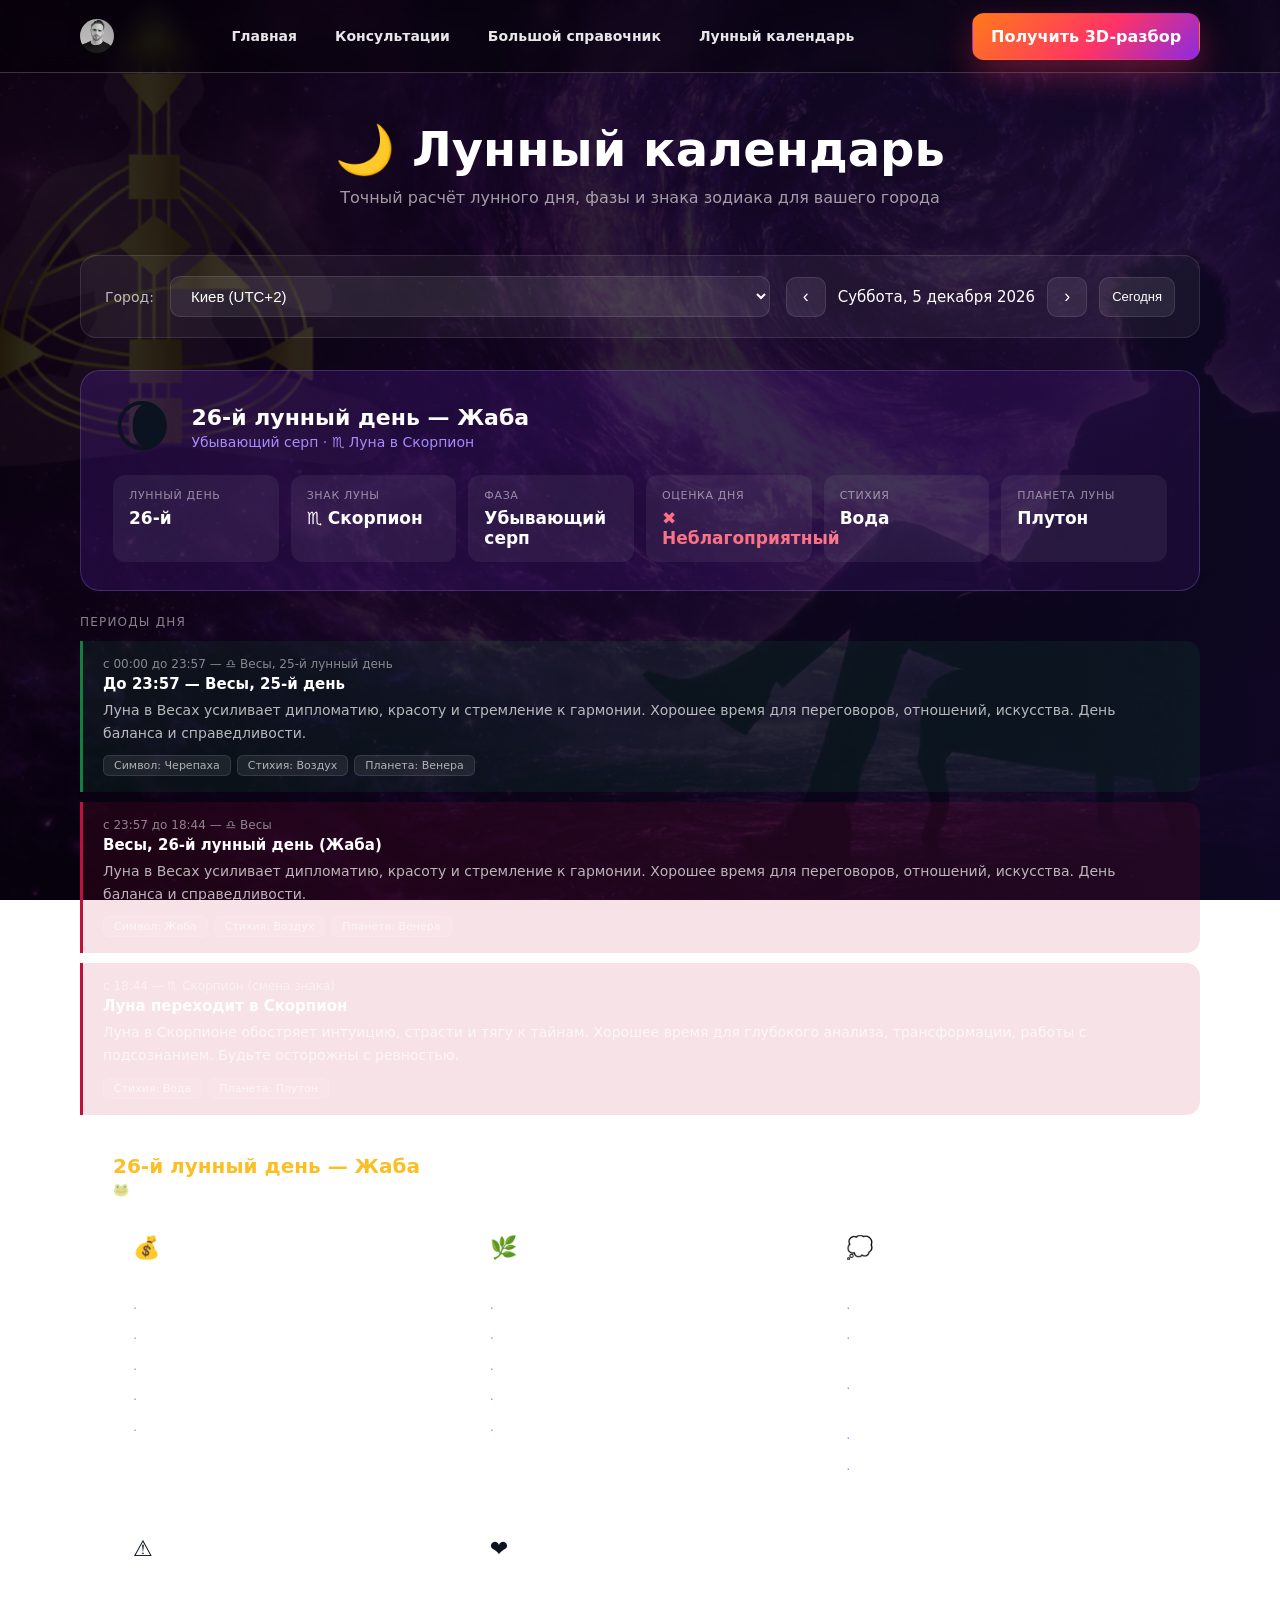
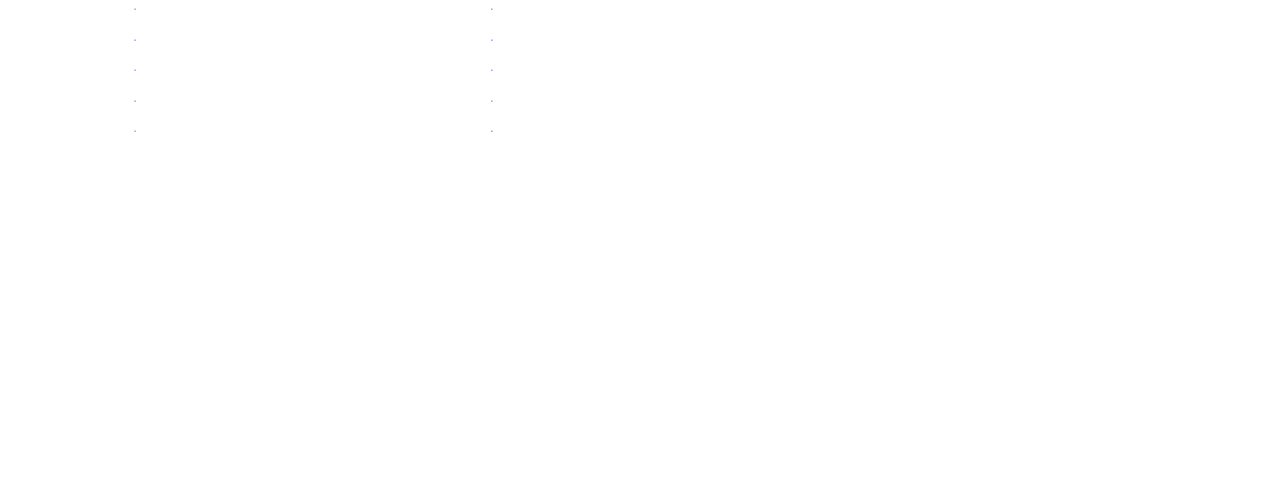
<file: lunar.html>
<!DOCTYPE html>
<html lang="ru">
<head>
<meta charset="UTF-8">
<meta name="viewport" content="width=device-width, initial-scale=1.0">
<title>Лунный календарь — Vikram</title>
<link rel="stylesheet" href="./styles.css">
<style>
/* ── Lunar page variables ── */
:root {
  --lc-good:    #15803d;
  --lc-good-bg: rgba(21,128,61,0.12);
  --lc-warn:    #b45309;
  --lc-warn-bg: rgba(180,83,9,0.12);
  --lc-bad:     #be123c;
  --lc-bad-bg:  rgba(190,18,60,0.12);
  --lc-card:    rgba(255,255,255,0.05);
  --lc-border:  rgba(255,255,255,0.10);
  --lc-purple:  #a78bfa;
  --lc-gold:    #fbbf24;
}

/* ── Page layout ── */
.lc-page { padding: 48px 0 80px; min-height: 100vh; }

/* Override body bg for lunar page */
body {
  background: url('./foto/central.png') center/cover no-repeat fixed;
  position: relative;
}
body::before {
  content: '';
  position: fixed;
  inset: 0;
  background: linear-gradient(90deg, rgba(0,0,0,0.82) 0%, rgba(13,8,32,0.88) 100%);
  z-index: 0;
  pointer-events: none;
}
.lc-page { position: relative; z-index: 1; }
.site-header { position: relative; z-index: 10; }
.lc-hero { text-align: center; margin-bottom: 48px; }
.lc-hero h1 { font-size: clamp(28px,5vw,48px); font-weight:700; color:#fff; margin:0 0 10px; }
.lc-hero p  { color:rgba(255,255,255,0.6); font-size:16px; margin:0; }

/* ── City selector ── */
.lc-controls {
  display: flex; align-items: center; gap: 16px; flex-wrap: wrap;
  background: var(--lc-card); border: 1px solid var(--lc-border);
  border-radius: 16px; padding: 20px 24px; margin-bottom: 32px;
}
.lc-controls label { color: rgba(255,255,255,0.7); font-size:14px; white-space:nowrap; }
.lc-controls select {
  background: rgba(255,255,255,0.08); border: 1px solid var(--lc-border);
  border-radius: 10px; color:#fff; padding: 10px 16px; font-size:15px;
  cursor:pointer; outline:none; flex:1; min-width:180px;
}
.lc-controls select option { background:#1a1040; }
.lc-date-nav { display:flex; align-items:center; gap:12px; margin-left:auto; }
.lc-nav-btn {
  background: rgba(255,255,255,0.08); border: 1px solid var(--lc-border);
  border-radius:10px; color:#fff; width:40px; height:40px; font-size:18px;
  cursor:pointer; display:flex; align-items:center; justify-content:center;
  transition: background .2s;
}
.lc-nav-btn:hover { background: rgba(167,139,250,0.2); }
.lc-date-display { color:#fff; font-size:15px; font-weight:500; min-width:160px; text-align:center; }

/* ── Day summary card ── */
.lc-summary {
  background: linear-gradient(135deg, rgba(109,40,217,0.2), rgba(139,43,226,0.1));
  border: 1px solid rgba(167,139,250,0.25);
  border-radius: 20px; padding: 28px 32px; margin-bottom: 24px;
}
.lc-summary-top { display:flex; align-items:center; gap:20px; flex-wrap:wrap; margin-bottom:20px; }
.lc-moon-icon { font-size:56px; line-height:1; }
.lc-summary-info h2 { color:#fff; font-size:22px; font-weight:700; margin:0 0 4px; }
.lc-summary-info .lc-subtitle { color: var(--lc-purple); font-size:14px; }
.lc-metrics { display:grid; grid-template-columns:repeat(auto-fit, minmax(130px,1fr)); gap:12px; }
.lc-metric { background:rgba(255,255,255,0.06); border-radius:12px; padding:14px 16px; }
.lc-metric-label { font-size:11px; color:rgba(255,255,255,0.5); text-transform:uppercase; letter-spacing:.06em; margin-bottom:6px; }
.lc-metric-val { font-size:17px; font-weight:600; color:#fff; }
.lc-metric-val.good { color:#4ade80; }
.lc-metric-val.warn { color:#fbbf24; }
.lc-metric-val.bad  { color:#fb7185; }

/* ── Time blocks ── */
.lc-blocks-title { color:rgba(255,255,255,0.5); font-size:12px; letter-spacing:.1em; text-transform:uppercase; margin: 0 0 12px; }
.lc-block {
  border-left: 3px solid;
  border-radius: 0 14px 14px 0;
  padding: 16px 20px;
  margin-bottom: 10px;
}
.lc-block.good    { border-color: var(--lc-good); background: var(--lc-good-bg); }
.lc-block.neutral { border-color: var(--lc-warn); background: var(--lc-warn-bg); }
.lc-block.bad     { border-color: var(--lc-bad);  background: var(--lc-bad-bg);  }
.lc-block-time  { font-size:12px; color:rgba(255,255,255,0.5); margin-bottom:4px; }
.lc-block-head  { font-size:15px; font-weight:600; color:#fff; margin-bottom:6px; }
.lc-block-text  { font-size:14px; color:rgba(255,255,255,0.7); line-height:1.65; margin-bottom:10px; }
.lc-tags { display:flex; gap:6px; flex-wrap:wrap; }
.lc-tag {
  font-size:11px; padding:3px 10px; border-radius:6px;
  background:rgba(255,255,255,0.08); color:rgba(255,255,255,0.65);
  border: 1px solid rgba(255,255,255,0.1);
}

/* ── Lunar day full description ── */
.lc-day-card {
  background: var(--lc-card); border: 1px solid var(--lc-border);
  border-radius: 20px; padding: 28px 32px; margin-bottom: 24px;
}
.lc-day-card h3 { color: var(--lc-gold); font-size:20px; font-weight:700; margin:0 0 4px; }
.lc-day-card .lc-symbol { color:rgba(255,255,255,0.5); font-size:13px; margin-bottom:20px; }

.lc-sections { display:grid; grid-template-columns:repeat(auto-fit, minmax(280px,1fr)); gap:16px; }
.lc-section { background:rgba(255,255,255,0.04); border-radius:14px; padding:18px 20px; }
.lc-section-icon { font-size:22px; margin-bottom:8px; }
.lc-section h4 { color:#fff; font-size:14px; font-weight:600; margin:0 0 10px; }
.lc-section ul { margin:0; padding:0; list-style:none; }
.lc-section ul li {
  font-size:13px; color:rgba(255,255,255,0.7); padding:5px 0;
  border-bottom:1px solid rgba(255,255,255,0.06); line-height:1.5;
}
.lc-section ul li:last-child { border-bottom:none; }
.lc-section ul li::before { content:'· '; color: var(--lc-purple); }

/* ── Zodiac section ── */
.lc-zodiac-card {
  background: var(--lc-card); border: 1px solid var(--lc-border);
  border-radius: 20px; padding: 28px 32px; margin-bottom: 24px;
}
.lc-zodiac-card h3 { color:#fff; font-size:18px; font-weight:600; margin:0 0 16px; }
.lc-zodiac-text { font-size:14px; color:rgba(255,255,255,0.7); line-height:1.7; margin-bottom:16px; }
.lc-zodiac-meta { display:flex; gap:10px; flex-wrap:wrap; }

/* ── Loading ── */
.lc-loading { text-align:center; color:rgba(255,255,255,0.4); padding:60px 0; font-size:15px; }

/* ── Responsive ── */
@media(max-width:600px){
  .lc-summary { padding:20px; }
  .lc-day-card { padding:20px; }
  .lc-controls { padding:16px; }
}
</style>
</head>
<body>

<!-- HEADER (same as main site) -->
<header id="header" class="site-header" aria-label="Site header">
  <div class="container header-inner">
    <a class="logo" href="./index.html" aria-label="Logo">
      <img class="logo-img" src="./foto/logo.png" alt="Logo" />
    </a>
    <nav class="site-nav" aria-label="Primary navigation">
      <a class="nav-link" href="./index.html#hero">Главная</a>
      <a class="nav-link" href="./index.html#section-2">Консультации</a>
      <a class="nav-link" href="./reference.html">Большой справочник</a>
      <a class="nav-link active" href="./lunar.html">Лунный календарь</a>
    </nav>
    <a class="btn btn-primary header-btn" href="./index.html#about-section">Получить 3D-разбор</a>
  </div>
</header>

<main class="lc-page">
  <div class="container">

    <div class="lc-hero">
      <h1>🌙 Лунный календарь</h1>
      <p>Точный расчёт лунного дня, фазы и знака зодиака для вашего города</p>
    </div>

    <!-- Controls -->
    <div class="lc-controls">
      <label>Город:</label>
      <select id="citySelect" onchange="render()">
        <option value="2" selected>Киев (UTC+2)</option>
        <option value="3">Москва (UTC+3)</option>
        <option value="4">Екатеринбург (UTC+4)</option>
        <option value="5">Ташкент (UTC+5)</option>
        <option value="6">Алматы (UTC+6)</option>
        <option value="1">Варшава (UTC+1)</option>
        <option value="0">Лондон (UTC+0)</option>
      </select>

      <div class="lc-date-nav">
        <button class="lc-nav-btn" onclick="shiftDay(-1)">‹</button>
        <div class="lc-date-display" id="dateDisplay">—</div>
        <button class="lc-nav-btn" onclick="shiftDay(1)">›</button>
        <button class="lc-nav-btn" onclick="goToday()" title="Сегодня" style="width:auto;padding:0 12px;font-size:13px;">Сегодня</button>
      </div>
    </div>

    <!-- Output -->
    <div id="output"><div class="lc-loading">Загружаем данные…</div></div>

  </div>
</main>

<script>
// ═══════════════════════════════════════════════════════
// 1. LUNAR DAY DATA — 30 descriptions
// ═══════════════════════════════════════════════════════
const LUNAR_DAYS = {
  1: {
    name: 'Лампада',
    symbol: '🕯️ Лампада, Светильник, Жертвенник',
    energy: 'neutral',
    money: ['Не начинайте новых финансовых дел', 'Планируйте бюджет на месяц вперёд', 'Хорошо для молитвы о достатке', 'Избегайте крупных трат', 'Время замысла, не действия'],
    health: ['Пост или лёгкое питание приветствуется', 'Энергия тела на минимуме — отдыхайте', 'Медитация и дыхательные практики', 'Избегайте операций и процедур', 'Укрепите иммунитет тёплым питьём'],
    emotions: ['День тихого созерцания и замысла', 'Внутренний голос говорит яснее', 'Прислушайтесь к интуиции', 'Избегайте шума и суеты', 'Хорошо для молитв и медитации'],
    dangers: ['Опасно: начинать новые проекты', 'Не подписывайте договоры', 'Избегайте конфликтов и споров', 'Не употребляйте алкоголь', 'Опасны необдуманные слова'],
    relations: ['Время уединения и самопознания', 'Не начинайте знакомств', 'Помириться — хорошее решение', 'Посвятите время себе', 'Романтика — не для этого дня'],
    rating: 'neutral'
  },
  2: {
    name: 'Рог изобилия',
    symbol: '🐮 Уста, Пасть, Рог изобилия',
    energy: 'good',
    money: ['Благоприятно для торговли и продаж', 'Переговоры проходят успешно', 'Хорошо просить о повышении', 'Подходит для рекламы и PR', 'Деньги приходят через общение'],
    health: ['Обратите внимание на зубы и рот', 'Полоскания и чистки полезны', 'Питание должно быть питательным', 'Хорошо для диет и детокса', 'Вокальные практики укрепляют здоровье'],
    emotions: ['Слова имеют особую силу сегодня', 'Говорите честно и от сердца', 'Хорошо петь и читать вслух', 'Избегайте пустой болтовни', 'День красноречия и убеждения'],
    dangers: ['Осторожно: жадность и скупость', 'Не участвуйте в финансовых авантюрах', 'Не вступайте в брак', 'Избегайте судебных дел', 'Опасны сплетни и ложь'],
    relations: ['Признания в чувствах действуют сильно', 'Говорите партнёру о любви вслух', 'Хорошо для свиданий в кафе', 'Комплименты открывают сердца', 'Не ссорьтесь — слова ранят глубоко'],
    rating: 'good'
  },
  3: {
    name: 'Барс',
    symbol: '🐆 Барс, Леопард, готовящийся к прыжку',
    energy: 'good',
    money: ['Активный день для бизнеса', 'Смелые решения принесут доход', 'Хорошо для переговоров с напором', 'Работа с металлами и инструментами', 'Физический труд оплачивается лучше'],
    health: ['Лучший день для спорта и боевых искусств', 'Баня и сауна — отлично', 'Высокая физическая выносливость', 'Хорошо работать с мышцами', 'Профилактика травм — важна'],
    emotions: ['День активности, воли и напора', 'Внутренняя сила на пике', 'Хорошо принимать смелые решения', 'Канализируйте агрессию в спорт', 'Пассивность опасна — действуйте'],
    dangers: ['Не будьте пассивны — энергия обернётся против вас', 'Осторожно с огнём и острыми предметами', 'Не вступайте в брак', 'Избегайте ссор — они затянутся', 'Не принимайте яды и лекарства'],
    relations: ['Страстный и горячий день', 'Риск ссоры высок — сдерживайте эмоции', 'Физическая близость — благоприятна', 'Не ревнуйте и не обвиняйте', 'Партнёру нужна ваша энергия, не агрессия'],
    rating: 'good'
  },
  4: {
    name: 'Древо Познания',
    symbol: '🌳 Древо Познания Добра и Зла',
    energy: 'good',
    money: ['День труда и созидания', 'Хорошо для ручного и физического труда', 'Планирование приносит плоды', 'Работа с землёй и природой', 'Обучение даёт финансовый результат'],
    health: ['День умеренности во всём', 'Хорошо для чистки организма', 'Массаж и мануальная терапия', 'Правильное питание особенно важно', 'Избегайте переедания'],
    emotions: ['День знания и мудрости', 'Хорошо учиться и читать', 'Глубокий анализ ситуаций', 'Избегайте праздности', 'Внутренняя честность с собой'],
    dangers: ['Опасно: безделье и лень', 'Не лгите — выйдет боком', 'Избегайте конфликтов на работе', 'Не злоупотребляйте алкоголем', 'Осторожно с едой — риск отравления'],
    relations: ['Серьёзные разговоры о будущем уместны', 'Хорошо для обсуждения семейных планов', 'День строительства отношений', 'Будьте честны с партнёром', 'Не изменяйте — последствия серьёзны'],
    rating: 'good'
  },
  5: {
    name: 'Единорог',
    symbol: '🦄 Единорог, Кабан, Лампада полная масла',
    energy: 'good',
    money: ['Очень благоприятен для финансов', 'Деньги и возможности сами приходят', 'Хорошо для инвестиций', 'День трансформации ресурсов', 'Хороший день для сделок'],
    health: ['День питания и трансформации', 'Хорошо плакать — очищение идёт', 'Питайтесь натуральными продуктами', 'Работа с кишечником и пищеварением', 'Голодание или детокс принесут пользу'],
    emotions: ['Один из лучших дней месяца', 'Ощущение магии и лёгкости', 'Интуиция обострена', 'Творческий подъём', 'Хорошо медитировать и визуализировать'],
    dangers: ['Осторожно с перееданием', 'Не тратьте деньги на пустяки', 'Избегайте ссор с близкими', 'Не употребляйте вредные вещества', 'Опасны завистники'],
    relations: ['Один из лучших дней для любви', 'Романтика и волшебство в воздухе', 'Хорошо для признаний и предложений', 'Совместные путешествия — отлично', 'День притяжения и магнетизма'],
    rating: 'good'
  },
  6: {
    name: 'Журавль',
    symbol: '🕊️ Журавль, Радуга, Облака',
    energy: 'good',
    money: ['День благодати и новых партнёров', 'Хорошо для деловых знакомств', 'Финансовые интуиции верны', 'Творческий бизнес процветает', 'Хорошо для переговоров'],
    health: ['Пение и музыка лечат тело', 'Прогулки на свежем воздухе', 'Дыхательные практики очень полезны', 'Лёгкая пища предпочтительна', 'Хорошо для лечения лёгких'],
    emotions: ['День пророчеств и предчувствий', 'Доверяйте снам этой ночи', 'Вдохновение нисходит само', 'Хорошо для искусства и музыки', 'Общение с природой восстанавливает'],
    dangers: ['Знакомство может обернуться ссорой', 'Не говорите лишнего на встречах', 'Осторожно с пророчествами — не всё сбудется', 'Не злоупотребляйте доверием', 'Избегайте фальши и притворства'],
    relations: ['Хорошо для новых знакомств', 'Духовная связь сильнее физической', 'Разговоры по душам сближают', 'Хорошо для свидания на природе', 'Совместная молитва или медитация'],
    rating: 'good'
  },
  7: {
    name: 'Петух',
    symbol: '🐓 Петух, Роза ветров',
    energy: 'good',
    money: ['День завершения и новых партнёров', 'Хорошо для завершения сделок', 'Поддержка от родственников и коллег', 'Вторая половина дня — суета', 'Будьте организованы, иначе потери'],
    health: ['Голос и горло — зоны внимания', 'Хорошо лечить простуду', 'Избегайте переохлаждения', 'Пение укрепляет здоровье', 'День очищения через звук'],
    emotions: ['День пробуждения и бодрости', 'Хорошо вставать рано', 'Ясность мышления с утра', 'К вечеру — возможна усталость', 'Будьте организованы и ответственны'],
    dangers: ['Вторая половина дня требует внимания', 'Нестыковки и суета вероятны', 'Не принимайте решений второпях', 'Осторожно с транспортом', 'Не откладывайте важные дела на вечер'],
    relations: ['Совместные утренние ритуалы', 'Хорошо для семейных завтраков', 'Отношения требуют организации', 'Не выясняйте отношения вечером', 'Поддержка партнёра очень важна'],
    rating: 'good'
  },
  8: {
    name: 'Феникс',
    symbol: '🦚 Феникс, Павлин, Бабочка, Ларец',
    energy: 'neutral',
    money: ['Нейтральный день для финансов', 'Возможны неожиданные доходы', 'Осторожно с рискованными вложениями', 'Хорошо для переоценки активов', 'Трансформация финансовых целей'],
    health: ['День трансформации тела', 'Хорошо начинать новые программы здоровья', 'Внимание к сердцу и кровообращению', 'Умеренность в еде и питье', 'Психосоматика обострена'],
    emotions: ['Ощущение перерождения и обновления', 'Старое уходит — не держитесь', 'День неожиданных открытий о себе', 'Возможны сильные переживания', 'Медитация помогает стабилизироваться'],
    dangers: ['Полумесяц меняет энергетику в течение дня', 'Осторожно с огнём', 'Не принимайте важных решений в спешке', 'Избегайте конфликтов с властью', 'Не злоупотребляйте магическими практиками'],
    relations: ['День возможного перерождения отношений', 'Прощение — мощный инструмент', 'Хорошо для серьёзных разговоров', 'Возможны неожиданные встречи', 'Старые связи могут возобновиться'],
    rating: 'neutral'
  },
  9: {
    name: 'Летучая мышь',
    symbol: '🦇 Летучая мышь, Нетопырь',
    energy: 'bad',
    money: ['Осторожно: финансовые ловушки', 'Не подписывайте договоры', 'Проверяйте все документы дважды', 'Избегайте кредитов и займов', 'День скрытых расходов'],
    health: ['Берегите нервную систему', 'Избегайте операций', 'Риск инфекций повышен', 'Много спать нельзя — усилит тревогу', 'Пейте больше чистой воды'],
    emotions: ['Тяжёлый и тёмный день', 'Тревога и мрачные мысли — норма', 'Не принимайте решений в этот день', 'Хорошо провести день в молчании', 'Медитация и молитва — спасение'],
    dangers: ['Один из самых опасных дней', 'Избегайте тёмных мест и незнакомцев', 'Не начинайте новых дел', 'Опасны путешествия', 'Берегитесь обмана и мошенников'],
    relations: ['Избегайте выяснения отношений', 'Не делайте предложений сегодня', 'Молчание — золото в паре', 'Дайте партнёру пространство', 'День одиночества и самоанализа'],
    rating: 'bad'
  },
  10: {
    name: 'Фонтан',
    symbol: '⛲ Фонтан, Источник',
    energy: 'good',
    money: ['Деньги текут легко и свободно', 'Хорошо для инвестиций в себя', 'Новые источники дохода открываются', 'День щедрости — давайте и получайте', 'Хорошо для переговоров о деньгах'],
    health: ['Водные процедуры очень полезны', 'Плавание и ванны восстанавливают', 'Пейте много чистой воды', 'Почки и лимфа — зоны внимания', 'День очищения и омоложения'],
    emotions: ['Чувства переполняют — это нормально', 'День щедрости и открытости', 'Творчество бьёт ключом', 'Интуиция особенно развита', 'Хорошо делиться своими чувствами'],
    dangers: ['Не расточайте энергию зря', 'Избегайте эмоциональных перегрузок', 'Не давайте обещаний под настроение', 'Осторожно с водой в путешествиях', 'Не поддавайтесь настроению толпы'],
    relations: ['Один из лучших дней для любви', 'Романтика и нежность — кстати', 'Говорите о чувствах открыто', 'Совместный отдых у воды', 'Хорошо для примирения после ссор'],
    rating: 'good'
  },
  11: {
    name: 'Огненный меч',
    symbol: '⚔️ Огненный меч, Корона, Лабиринт Минотавра',
    energy: 'good',
    money: ['Победный день для бизнеса', 'Хорошо для соревнований и конкурсов', 'Смелые финансовые решения', 'Лидерство приносит доход', 'Хорошо для защиты интересов'],
    health: ['Физическая сила на пике', 'Спорт и активность — отлично', 'Внимание к позвоночнику', 'Закаливание полезно', 'Избегайте ожогов и порезов'],
    emotions: ['День силы воли и решимости', 'Чувство собственной правоты', 'Хорошо для самоутверждения', 'Вдохновение лидера', 'Творческая энергия на максимуме'],
    dangers: ['Не злоупотребляйте властью', 'Избегайте высокомерия', 'Осторожно с огнём', 'Не лезьте в лабиринты проблем', 'Не создавайте врагов без нужды'],
    relations: ['День страсти и лидерства в паре', 'Возьмите инициативу на себя', 'Романтический сюрприз — отлично', 'Не подавляйте партнёра', 'Совместные победы укрепляют союз'],
    rating: 'good'
  },
  12: {
    name: 'Чаша Грааля',
    symbol: '🏆 Чаша Грааля, Сердце',
    energy: 'neutral',
    money: ['Нейтральный день — без рывков', 'Хорошо для благотворительности', 'Деньги через сердечные связи', 'Не жадничайте — потеряете больше', 'Хорошо для оценки ценностей'],
    health: ['Сердце и сердечно-сосудистая — зона внимания', 'Медитация на любовь и принятие', 'Избегайте стрессов', 'Объятия и тепло лечат', 'Хорошо для восстановления'],
    emotions: ['День любви и сострадания', 'Откройте сердце — впустите добро', 'Прощение очищает душу', 'Хорошо помогать другим', 'Эмпатия зашкаливает'],
    dangers: ['Не игнорируйте сигналы сердца', 'Избегайте эмоционального истощения', 'Не берите на себя чужие проблемы', 'Осторожно с алкоголем', 'Не жертвуйте собой ради других'],
    relations: ['Идеальный день для проявления любви', 'Искренность растопит лёд', 'Хорошо для восстановления отношений', 'Совместная забота о ком-то', 'День глубокой эмоциональной близости'],
    rating: 'neutral'
  },
  13: {
    name: 'Колесо',
    symbol: '☸️ Колесо, Кольцо',
    energy: 'good',
    money: ['Колесо фортуны вращается — ловите момент', 'Хорошо для бизнеса в движении', 'Путешествия приносят доход', 'Торговля и обмен — отлично', 'Цикличность финансов — наблюдайте'],
    health: ['День движения и активности', 'Хорошо для прогулок и поездок', 'Суставы и кости — зоны внимания', 'Циклические упражнения полезны', 'Не сидите на месте весь день'],
    emotions: ['Ощущение движения и прогресса', 'День перемен — принимайте', 'Хорошо переосмыслить привычки', 'Не цепляйтесь за прошлое', 'Гибкость мышления помогает'],
    dangers: ['Не пытайтесь остановить колесо перемен', 'Осторожно в транспорте', 'Не начинайте цикличных вредных привычек', 'Избегайте азартных игр', 'Не игнорируйте карму'],
    relations: ['День цикличности в отношениях', 'Старые темы вернутся — решайте', 'Хорошо для повторного знакомства', 'Движение вперёд важнее стояния', 'Совместные поездки обновляют чувства'],
    rating: 'good'
  },
  14: {
    name: 'Труба',
    symbol: '📯 Две трубы, Рог, Призыв',
    energy: 'good',
    money: ['День сбора информации', 'Слушайте советы экспертов', 'Хорошо для маркетинга и PR', 'Публичные выступления приносят доход', 'Репутация работает на вас'],
    health: ['Уши и слух — зоны внимания', 'Музыка лечит и восстанавливает', 'Не смотрите много в зеркало', 'Хорошо слушать лечебные звуки', 'Тишина и звук — оба целительны'],
    emotions: ['День призыва и вдохновения', 'Хорошо вещать и учить других', 'Слова имеют огромную силу', 'Слушайте знаки и сигналы', 'Доверяйте информации от незнакомцев'],
    dangers: ['Не злоупотребляйте информацией', 'Избегайте сплетен и слухов', 'Не смотрите много в зеркало', 'Проверяйте источники новостей', 'Осторожно с громкими заявлениями'],
    relations: ['Разговоры сближают больше, чем действия', 'Слушайте партнёра — не перебивайте', 'Хорошо для признания в любви публично', 'Музыка как язык любви', 'Совместное пение или концерт'],
    rating: 'good'
  },
  15: {
    name: 'Змей',
    symbol: '🐍 Кобра, Змей-искуситель, Волк',
    energy: 'bad',
    money: ['Опасный день для финансов', 'Не доверяйте выгодным предложениям', 'Мошенничество вероятно', 'Не подписывайте документы', 'Защитите свои активы'],
    health: ['Берегите нервную систему', 'Возможны скрытые воспаления', 'Избегайте ядовитых веществ', 'Осторожно с укусами насекомых', 'Детокс не рекомендован'],
    emotions: ['День соблазнов и искушений', 'Тёмные желания активизируются', 'Хорошо видеть собак — добрый знак', 'Сдерживайте низменные импульсы', 'Медитация помогает удержать контроль'],
    dangers: ['Один из опаснейших дней месяца', 'Астральные войны — берегите ауру', 'Не проводите магических ритуалов', 'Избегайте конфликтов', 'Опасны ядовитые растения и животные'],
    relations: ['Высокий риск измены и предательства', 'Не доверяйте новым знакомым', 'Ревность может разрушить всё', 'Старые обиды всплывают', 'Мудрость — молчать и наблюдать'],
    rating: 'bad'
  },
  16: {
    name: 'Голубь',
    symbol: '🕊️ Голубь, Флейта, Мирный знак',
    energy: 'good',
    money: ['День мира и стабильных доходов', 'Хорошо для долгосрочных вложений', 'Партнёрство приносит плоды', 'Договоры о мире выгодны', 'Хорошо для семейного бизнеса'],
    health: ['Мир и спокойствие лечат тело', 'День восстановления и отдыха', 'Природа и чистый воздух', 'Хорошо для массажа и расслабления', 'Избегайте стрессовых ситуаций'],
    emotions: ['День мира, гармонии и покоя', 'Примирение с собой и миром', 'Творчество расцветает', 'Хорошо прощать и отпускать', 'Музыка и искусство восстанавливают душу'],
    dangers: ['Не нарушайте покой других', 'Осторожно с перееданием от счастья', 'Не используйте мир как слабость', 'Избегайте наивности', 'Не теряйте бдительность'],
    relations: ['Идеальный день для примирения', 'Хорошо делать предложения', 'Совместный отдых — гармонично', 'Нежность и ласка кстати', 'День укрепления семейных уз'],
    rating: 'good'
  },
  17: {
    name: 'Виноград',
    symbol: '🍇 Виноград, Посох, Гроздь',
    energy: 'good',
    money: ['День изобилия и урожая', 'Хорошо собирать плоды трудов', 'Праздник успеха — отмечайте', 'Хорошо для аграрного бизнеса', 'Подводите финансовые итоги'],
    health: ['Фрукты и соки очень полезны', 'Лёгкое питание предпочтительно', 'Хорошо для очищения крови', 'Прогулки в саду или на природе', 'День омоложения и наполнения'],
    emotions: ['Ощущение изобилия и благодарности', 'Хорошо праздновать и радоваться', 'Делитесь радостью с другими', 'День урожая — ценить то, что есть', 'Творческий расцвет'],
    dangers: ['Не пресыщайтесь — умеренность важна', 'Алкоголь — осторожно', 'Не хвастайтесь успехами', 'Осторожно с завистниками', 'Не откладывайте на завтра'],
    relations: ['День совместного праздника', 'Угостите партнёра чем-то вкусным', 'Благодарность укрепляет союз', 'Хорошо для семейных торжеств', 'Совместный труд в саду или кухне'],
    rating: 'good'
  },
  18: {
    name: 'Зеркало',
    symbol: '🪞 Зеркало, Отражение',
    energy: 'bad',
    money: ['Пассивный день — не рискуйте', 'Просмотрите финансовые ошибки', 'Не вкладывайте крупные суммы', 'Работа с цифрами и анализ', 'Возможны скрытые финансовые проблемы'],
    health: ['Кожа и внешний вид — зоны внимания', 'Хорошо сходить в баню', 'Небольшое голодание полезно', 'Массаж кожи восстанавливает', 'Избегайте много смотреться в зеркало'],
    emotions: ['День самопознания и честности с собой', 'Всё отражается — думайте о посылаемом', 'Возможно грехопадение — будьте бдительны', 'Медитация с зеркалом: смотрите в глаза себе', 'День борьбы с эгоизмом'],
    dangers: ['Опасность саморазрушительного поведения', 'Не смотрите долго в зеркало', 'Алкоголь, мясо, курение — нельзя', 'Не принимайте важных решений', 'Старые раны могут вскрыться'],
    relations: ['Отношения как зеркало — смотрите честно', 'Что раздражает в партнёре — есть в вас', 'День самоанализа, не обвинений', 'Избегайте манипуляций', 'Молчание целительнее слов'],
    rating: 'bad'
  },
  19: {
    name: 'Краб',
    symbol: '🦀 Краб, Паук, Осьминог',
    energy: 'neutral',
    money: ['День накопления и защиты', 'Хорошо спрятать деньги на будущее', 'Осторожно с новыми партнёрами', 'Проверяйте документы и контракты', 'Скрытые доходы возможны'],
    health: ['Желудок и пищеварение — зоны внимания', 'Избегайте холодного и сырого', 'Хорошо для работы с памятью', 'Психологические зажимы требуют работы', 'Тепло и уют поддерживают здоровье'],
    emotions: ['День ухода в себя и самозащиты', 'Интровертность усиливается', 'Хорошо работать с подсознанием', 'Сны насыщены информацией', 'Не выходите из зоны комфорта'],
    dangers: ['Осторожно: замкнутость может навредить', 'Не цепляйтесь за прошлое', 'Избегайте тёмных и сырых мест', 'Не уходите в депрессию', 'Опасны манипуляторы'],
    relations: ['Хорошо для домашнего вечера вдвоём', 'Уют и тепло дома важнее выхода в свет', 'Партнёр нуждается в вашей защите', 'Не давите на закрытых людей', 'День глубинного доверия'],
    rating: 'neutral'
  },
  20: {
    name: 'Орёл',
    symbol: '🦅 Орёл, Ясное небо',
    energy: 'good',
    money: ['День широкого видения и стратегий', 'Хорошо для крупных решений', 'Бизнес-планирование на высоте', 'Инвестиции в будущее оправданы', 'Репутация и авторитет — ваши активы'],
    health: ['Лёгкие и дыхание — зоны внимания', 'Дыхательные практики целительны', 'Горный воздух или открытые пространства', 'День ясности тела и ума', 'Хорошо для зрения'],
    emotions: ['День ясности и широты взглядов', 'Видите ситуацию сверху — пользуйтесь', 'Высокие цели воодушевляют', 'День лидерства и независимости', 'Свобода духа восстанавливается'],
    dangers: ['Не опускайтесь до мелочей', 'Осторожно: высокомерие отталкивает', 'Не теряйте из виду детали', 'Избегайте резких движений на высоте', 'Не игнорируйте земные дела'],
    relations: ['День честности и открытости в паре', 'Совместное видение будущего', 'Не навязывайте своё мнение', 'Хорошо для важных разговоров', 'Свобода партнёра — ваш дар ему'],
    rating: 'good'
  },
  21: {
    name: 'Конь',
    symbol: '🐎 Конь, Повозка',
    energy: 'good',
    money: ['Быстрые деньги и стремительные сделки', 'Хорошо для путешествий с доходом', 'Торговля в движении', 'Энергия и скорость — ваши союзники', 'Хорошо для курьерского бизнеса'],
    health: ['День движения и скорости', 'Хорошо для интенсивных тренировок', 'Бег и скачка — метафора дня', 'Берегите суставы и связки', 'Хорошо для конного спорта'],
    emotions: ['День стремительного движения вперёд', 'Не останавливайтесь — скорость даёт энергию', 'Азарт и воля к победе', 'Хорошо начинать то, что долго откладывали', 'Свобода в движении'],
    dangers: ['Осторожно: спешка порождает ошибки', 'Берегитесь в дороге', 'Не принимайте поспешных решений', 'Избегайте азарта и ставок', 'Не обгоняйте судьбу'],
    relations: ['Хорошо для совместных путешествий', 'Динамика в отношениях обновляет', 'Не стой на месте — удивляй партнёра', 'Импульсивные признания — кстати', 'День страсти и скорости'],
    rating: 'good'
  },
  22: {
    name: 'Слон',
    symbol: '🐘 Слон, Мудрость, Сила',
    energy: 'good',
    money: ['День мудрых и долгосрочных решений', 'Хорошо для накопления и сохранения', 'Инвестиции в образование окупятся', 'Хорошо для семейных финансов', 'Мудрые советники помогут'],
    health: ['День силы и выносливости', 'Хорошо для долгих прогулок', 'Внимание к суставам и костям', 'Питание должно быть основательным', 'Традиционная медицина эффективна'],
    emotions: ['День мудрости и спокойной уверенности', 'Память обострена — хорошо для учёбы', 'Семейные воспоминания тёплые', 'Хорошо советоваться со старшими', 'Терпение — ваша сила сегодня'],
    dangers: ['Не торопитесь — слон не спешит', 'Осторожно с самонадеянностью', 'Не игнорируйте накопившиеся проблемы', 'Избегайте конфликтов с сильными', 'Не подводите тех, кто доверяет'],
    relations: ['День надёжности и верности', 'Семейные ценности на первом месте', 'Хорошо для встречи с родственниками', 'Мудрость в отношениях важнее страсти', 'Совместное планирование будущего'],
    rating: 'good'
  },
  23: {
    name: 'Крокодил',
    symbol: '🐊 Крокодил, Хвост, Скрытая сила',
    energy: 'bad',
    money: ['Опасный день для финансовых операций', 'Скрытые убытки вероятны', 'Не доверяйте красивым предложениям', 'Проверяйте все счета и документы', 'Хорошо только для рутинной работы'],
    health: ['Низкая энергия — не перегружайтесь', 'Берегите поясницу и хвостовой отдел', 'Избегайте переохлаждения', 'Хорошо для очищения кишечника', 'Не начинайте новых лечебных курсов'],
    emotions: ['День скрытых эмоций и тайных страхов', 'Тревога без причины — норма дня', 'Не принимайте решений в состоянии страха', 'Медитация помогает успокоиться', 'Хорошо анализировать страхи'],
    dangers: ['Скрытые опасности повсюду', 'Будьте бдительны в тёмных местах', 'Не хвастайтесь деньгами', 'Избегайте опасных животных', 'Осторожно у воды'],
    relations: ['Скрытые напряжения в паре выходят', 'Не провоцируйте ревность', 'Избегайте разговоров о прошлом', 'Молчание мудрее слов', 'Не принимайте всё близко к сердцу'],
    rating: 'bad'
  },
  24: {
    name: 'Медведь',
    symbol: '🐻 Медведь, Берлога, Сила земли',
    energy: 'neutral',
    money: ['День накопления и защиты ресурсов', 'Хорошо для работы с недвижимостью', 'Инвестиции в землю и собственность', 'Семейный бюджет требует внимания', 'Не тратьте резервы'],
    health: ['День восстановления сил', 'Много сна и отдыха полезно', 'Хорошо для лечения суставов', 'Тепло и уют поддерживают здоровье', 'Традиционные рецепты работают'],
    emotions: ['День покоя и накопления сил', 'Хорошо побыть в тишине', 'Не перегружайте себя общением', 'Интроверсия — нормально', 'День перезарядки перед активным периодом'],
    dangers: ['Не будите спящего медведя', 'Избегайте конфликтов с сильными людьми', 'Не растрачивайте запасы впустую', 'Осторожно с агрессивными животными', 'Не давите на людей — получите отпор'],
    relations: ['День домашнего уюта в паре', 'Совместный отдых дома', 'Хорошо готовить вместе', 'Молчаливое единство ценнее слов', 'Защита семьи — главный приоритет'],
    rating: 'neutral'
  },
  25: {
    name: 'Черепаха',
    symbol: '🐢 Черепаха, Мудрость долголетия',
    energy: 'good',
    money: ['День долгосрочных стратегий', 'Медленно и уверенно — к цели', 'Хорошо для пенсионных накоплений', 'Хорошо для работы с архивами', 'Защита финансов важнее роста'],
    health: ['День долголетия и восстановления', 'Медленные практики — йога, тай-чи', 'Работа с позвоночником', 'Хорошо для долгого сна', 'Черепаший темп жизни полезен'],
    emotions: ['День мудрости и терпения', 'Не торопите события', 'Глубокое спокойствие внутри', 'Медитация на долголетие', 'Принятие хода событий'],
    dangers: ['Не спешите — черепаха побеждает терпением', 'Осторожно с ленью', 'Избегайте поспешных выводов', 'Не ускоряйте чужие решения', 'Уязвимость через доверие'],
    relations: ['Долгие стабильные отношения в приоритете', 'Хорошо для укрепления брака', 'Терпение с партнёром — ключ', 'Семейные традиции важны', 'Не ждите быстрых изменений'],
    rating: 'good'
  },
  26: {
    name: 'Жаба',
    symbol: '🐸 Жаба, Болото, Лягушка',
    energy: 'bad',
    money: ['Один из худших дней для денег', 'Берегитесь воров и мошенников', 'Не молчите о важном — говорите вслух', 'Не заключайте договоров', 'Спрячьте ценности'],
    health: ['День очищения от токсинов', 'Голодание или детокс — хорошо', 'Избегайте болотистых мест', 'Берегите иммунитет', 'Хорошо для ингаляций и чисток'],
    emotions: ['Мрачное настроение — норма дня', 'Тёмные силы активны — читайте молитвы', 'Не принимайте решений в плохом настроении', 'Хорошо видеть полные вёдра', 'Говорите меньше — думайте больше'],
    dangers: ['Объединение тёмных сил', 'Риск обмана и воровства очень высок', 'Не говорите лишнего', 'Избегайте болотистых и тёмных мест', 'Осторожно с незнакомцами'],
    relations: ['День испытания отношений', 'Скрытые обиды выходят наружу', 'Не молчите о боли', 'Избегайте выяснения отношений', 'Говорите с партнёром о важном'],
    rating: 'bad'
  },
  27: {
    name: 'Корабль',
    symbol: '⚓ Корабль, Якорь, Маяк, Трезубец',
    energy: 'good',
    money: ['День морских путешествий и торговли', 'Хорошо для импорта и экспорта', 'Новые горизонты в бизнесе', 'Интуиция в финансах обострена', 'Якорь в виде стабильных вложений'],
    health: ['Морская соль и вода целительны', 'Хорошо для дыхания и лёгких', 'Музыка и медитация у воды', 'Избегайте долгого сна', 'День очищения через воду'],
    emotions: ['День поиска сокровенного знания', 'Путешествия внутрь себя', 'Хорошо слушать музыку', 'Маяк интуиции указывает путь', 'Мудрость приходит через тишину'],
    dangers: ['Не смотрись в зеркало долго', 'Не засыпай надолго', 'Осторожно у воды', 'Избегай туманных обещаний', 'Не теряй курс — якорь важен'],
    relations: ['День дальних путешествий вместе', 'Романтика у воды — идеально', 'Ищите глубину в партнёре', 'Совместные открытия укрепляют', 'Доверие — ваш якорь'],
    rating: 'good'
  },
  28: {
    name: 'Лотос',
    symbol: '🪷 Лотос, Луна в воде',
    energy: 'good',
    money: ['День духовных вложений', 'Хорошо для благотворительности', 'Красота как источник дохода', 'Творческий бизнес расцветает', 'Хорошо для арт-проектов'],
    health: ['День красоты и здоровья тела', 'SPA, массаж, уход за собой', 'Хорошо для лечения кожи', 'Водные процедуры омолаживают', 'Лёгкая ароматерапия полезна'],
    emotions: ['Один из самых красивых дней', 'Чистота и возвышенность чувств', 'Хорошо для молитвы и медитации', 'Духовная красота превыше физической', 'День вдохновения и благодати'],
    dangers: ['Не опускайтесь до материального', 'Избегайте грубости и пошлости', 'Не тратьте красоту дня впустую', 'Осторожно с иллюзиями', 'Не уходите в мечты от реальности'],
    relations: ['День идеальной любви и красоты', 'Хорошо для помолвок и свадеб', 'Красивые жесты говорят громче слов', 'Совместная духовная практика', 'День безусловной любви'],
    rating: 'good'
  },
  29: {
    name: 'Спрут',
    symbol: '🐙 Спрут, Тёмная карма',
    energy: 'bad',
    money: ['Один из худших дней для финансов', 'Тёмная карма по деньгам — не рискуйте', 'Только рутинные операции', 'Проверьте все долги', 'Хорошо печь хлеб и готовить дома'],
    health: ['Жгите свечи для очищения', 'День ритуального очищения', 'Избегайте тёмных мест', 'Хорошо печь хлеб — исцеляет', 'Берегитесь простуды'],
    emotions: ['Тёмный и тяжёлый день', 'Остерегайтесь ложных пророчеств', 'Жгите свечи — очищает ауру', 'Молитвы защищают от тьмы', 'Крики и мутная вода — плохой знак'],
    dangers: ['Столкновение с тёмными силами', 'Мошенники и обман повсюду', 'Не слушайте ложных пророков', 'Избегайте тёмных и грязных мест', 'Опасны крики и скандалы'],
    relations: ['Самоизоляция лучше конфликта', 'Не выясняйте отношений', 'Жгите свечи вместе', 'Совместная молитва защищает', 'День проверки глубины доверия'],
    rating: 'bad'
  },
  30: {
    name: 'Золотой лебедь',
    symbol: '🦢 Золотой лебедь, Гармония',
    energy: 'good',
    money: ['День подведения финансовых итогов', 'Отдайте все долги', 'Хорошо для благотворительности', 'Дарите подарки — возвращается', 'Закройте незавершённые сделки'],
    health: ['День очищения тела и духа', 'Хорошо для бани и сауны', 'Голодание или лёгкое питание', 'Очищение организма от всего лишнего', 'День омоложения через гармонию'],
    emotions: ['День любви, прощения и гармонии', 'Поблагодарите уходящий месяц', 'Прощайте обидчиков — это освобождает', 'Светлые радостные сны — хороший знак', 'Мир с собой и окружающими'],
    dangers: ['Бывает не каждый месяц', 'Избегайте лая собак — плохой знак', 'Не переходите в новый лунный день без итогов', 'Скорбь и тоска в этот день — очень плохо', 'Не оставляйте незавершённых дел'],
    relations: ['Идеальный день для примирения', 'Свидания и романтика — очень благоприятны', 'Дарите подарки любимым', 'Хорошо посвататься или сделать предложение', 'Любовь и гармония наполняют пространство'],
    rating: 'good'
  }
};

// ═══════════════════════════════════════════════════════
// 2. ZODIAC SIGNS DATA
// ═══════════════════════════════════════════════════════
const ZODIAC = {
  0:  { name:'Овен',     icon:'♈', element:'Огонь', planet:'Марс',    text:'Луна в Овне даёт энергию, инициативу и смелость. Хорошее время для начала новых дел, физической активности и принятия решений. Энергия высокая, воля сильная. Избегайте импульсивности.' },
  1:  { name:'Телец',    icon:'♉', element:'Земля', planet:'Венера',  text:'Луна в Тельце приносит стабильность, практичность и терпение. Хорошее время для финансовых дел, работы с материальными вещами и наслаждения жизнью. Темп замедляется, надёжность растёт.' },
  2:  { name:'Близнецы', icon:'♊', element:'Воздух',planet:'Меркурий',text:'Луна в Близнецах усиливает коммуникацию, любопытство и гибкость. Хорошее время для переговоров, учёбы, поездок. Возможна рассеянность — сосредоточьтесь на главном.' },
  3:  { name:'Рак',      icon:'♋', element:'Вода',  planet:'Луна',    text:'Луна в Раке усиливает эмоции, интуицию и тягу к дому. Хорошее время для семейных дел, заботы о близких, работы с прошлым. Чувствительность обострена — берегите себя.' },
  4:  { name:'Лев',      icon:'♌', element:'Огонь', planet:'Солнце',  text:'Луна во Льве даёт уверенность, щедрость и творческий подъём. Хорошее время для публичных выступлений, творчества, руководства. День блеска и харизмы.' },
  5:  { name:'Дева',     icon:'♍', element:'Земля', planet:'Меркурий',text:'Луна в Деве приносит внимательность, аналитику и стремление к порядку. Хорошее время для детальной работы, здоровья, планирования. Критичность повышена — не придирайтесь к близким.' },
  6:  { name:'Весы',     icon:'♎', element:'Воздух',planet:'Венера',  text:'Луна в Весах усиливает дипломатию, красоту и стремление к гармонии. Хорошее время для переговоров, отношений, искусства. День баланса и справедливости.' },
  7:  { name:'Скорпион', icon:'♏', element:'Вода',  planet:'Плутон',  text:'Луна в Скорпионе обостряет интуицию, страсти и тягу к тайнам. Хорошее время для глубокого анализа, трансформации, работы с подсознанием. Будьте осторожны с ревностью.' },
  8:  { name:'Стрелец',  icon:'♐', element:'Огонь', planet:'Юпитер', text:'Луна в Стрельце даёт оптимизм, расширение и тягу к философии. Хорошее время для путешествий, обучения, духовных практик. День удачи и расширения горизонтов.' },
  9:  { name:'Козерог',  icon:'♑', element:'Земля', planet:'Сатурн',  text:'Луна в Козероге приносит дисциплину, амбиции и практичность. Хорошее время для карьерных дел, долгосрочного планирования, работы с авторитетами. День ответственности.' },
  10: { name:'Водолей',  icon:'♒', element:'Воздух',planet:'Уран',    text:'Луна в Водолее усиливает оригинальность, социальность и стремление к свободе. Хорошее время для нестандартных решений, общения с друзьями, инноваций.' },
  11: { name:'Рыбы',     icon:'♓', element:'Вода',  planet:'Нептун',  text:'Луна в Рыбах обостряет интуицию, сострадание и мечтательность. Хорошее время для творчества, духовных практик, помощи другим. Берегитесь иллюзий и самообмана.' }
};

// ═══════════════════════════════════════════════════════
// 3. ASTRONOMICAL CALCULATIONS
// ═══════════════════════════════════════════════════════

// Known new moon: Jan 6, 2000 18:14 UTC
const KNOWN_NEW_MOON = new Date(Date.UTC(2000, 0, 6, 18, 14, 0));
const LUNAR_CYCLE = 29.53058867; // days

function getLunarAge(date) {
  const diff = (date - KNOWN_NEW_MOON) / (1000 * 60 * 60 * 24);
  return ((diff % LUNAR_CYCLE) + LUNAR_CYCLE) % LUNAR_CYCLE;
}

function getLunarDay(date) {
  return Math.floor(getLunarAge(date)) + 1;
}

function getLunarPhase(age) {
  const pct = age / LUNAR_CYCLE;
  if (pct < 0.03 || pct >= 0.97) return { name: 'Новолуние', icon: '🌑', key: 'new' };
  if (pct < 0.22) return { name: 'Растущий серп', icon: '🌒', key: 'waxing_crescent' };
  if (pct < 0.28) return { name: 'Первая четверть', icon: '🌓', key: 'first_quarter' };
  if (pct < 0.47) return { name: 'Растущая луна', icon: '🌔', key: 'waxing_gibbous' };
  if (pct < 0.53) return { name: 'Полнолуние', icon: '🌕', key: 'full' };
  if (pct < 0.72) return { name: 'Убывающая луна', icon: '🌖', key: 'waning_gibbous' };
  if (pct < 0.78) return { name: 'Последняя четверть', icon: '🌗', key: 'last_quarter' };
  return { name: 'Убывающий серп', icon: '🌘', key: 'waning_crescent' };
}

// Moon's ecliptic longitude (approximate, ±1-2°)
function getMoonZodiac(date) {
  const jd = (date - new Date(Date.UTC(2000,0,1,12))) / 86400000 + 2451545.0;
  const L = (218.316 + 13.176396 * (jd - 2451545.0)) % 360;
  const M = (134.963 + 13.064993 * (jd - 2451545.0)) % 360;
  const Mr = M * Math.PI / 180;
  const lon = (L + 6.289 * Math.sin(Mr)) % 360;
  const normalized = (lon + 360) % 360;
  return Math.floor(normalized / 30);
}

// Time when lunar day changes (find new moon before date, add days)
function getLunarDayStart(date, utcOffset) {
  const age = getLunarAge(date);
  const dayNum = Math.floor(age);
  const msPerDay = 86400000;
  const newMoonMs = date.getTime() - age * msPerDay;
  const dayStart = new Date(newMoonMs + dayNum * msPerDay);
  return dayStart;
}

// Time when zodiac changes (approximate: find when longitude crosses 30° boundary)
function getZodiacChangeTime(date, currentSign, utcOffset) {
  const msPerDay = 86400000;
  const moonSpeed = msPerDay * LUNAR_CYCLE / 360; // ms per degree
  const lon = ((218.316 + 13.176396 * ((date - new Date(Date.UTC(2000,0,1,12))) / 86400000)) % 360 + 360) % 360;
  const nextBoundary = (currentSign + 1) * 30;
  const degreesLeft = ((nextBoundary - lon) + 360) % 30;
  return new Date(date.getTime() + degreesLeft * moonSpeed);
}

// ═══════════════════════════════════════════════════════
// 4. RENDER
// ═══════════════════════════════════════════════════════

let currentDate = new Date();
currentDate.setHours(12, 0, 0, 0);

function shiftDay(d) {
  currentDate = new Date(currentDate.getTime() + d * 86400000);
  render();
}
function goToday() {
  currentDate = new Date();
  currentDate.setHours(12, 0, 0, 0);
  render();
}

function fmt(h, m) {
  return (h < 10 ? '0' + h : h) + ':' + (m < 10 ? '0' + m : m);
}

function fmtDate(d) {
  const days = ['Воскресенье','Понедельник','Вторник','Среда','Четверг','Пятница','Суббота'];
  const months = ['января','февраля','марта','апреля','мая','июня','июля','августа','сентября','октября','ноября','декабря'];
  return days[d.getDay()] + ', ' + d.getDate() + ' ' + months[d.getMonth()] + ' ' + d.getFullYear();
}

function ratingLabel(r) {
  if (r === 'good') return { cls: 'good', text: '✦ Благоприятный' };
  if (r === 'bad')  return { cls: 'bad',  text: '✖ Неблагоприятный' };
  return { cls: 'warn', text: '◈ Нейтральный' };
}

function render() {
  const utcOffset = parseInt(document.getElementById('citySelect').value);
  const d = currentDate;

  // Local midnight for chosen city
  const localMidnight = new Date(Date.UTC(d.getFullYear(), d.getMonth(), d.getDate(), -utcOffset, 0, 0));
  const localNoon     = new Date(Date.UTC(d.getFullYear(), d.getMonth(), d.getDate(), 12 - utcOffset, 0, 0));

  // Lunar data at noon
  const age    = getLunarAge(localNoon);
  const lunarDay   = getLunarDay(localNoon);
  const phase  = getLunarPhase(age);
  const zodiac = getMoonZodiac(localNoon);
  const zInfo  = ZODIAC[zodiac] || ZODIAC[0];

  // Lunar day start time in local tz
  const dayStartUTC = getLunarDayStart(localNoon, utcOffset);
  const dayStartLocal = new Date(dayStartUTC.getTime() + utcOffset * 3600000);
  const dayStartH = dayStartLocal.getUTCHours();
  const dayStartM = dayStartLocal.getUTCMinutes();

  // Check if zodiac changes during this day
  const zodiacAtStart = getMoonZodiac(localMidnight);
  const zodiacAtEnd   = getMoonZodiac(new Date(localMidnight.getTime() + 86400000 - 1000));
  const zodiacChanges = zodiacAtStart !== zodiacAtEnd;
  let zodiacChangeTimeStr = '';
  if (zodiacChanges) {
    // Approximate change time
    const changeUTC = getZodiacChangeTime(localMidnight, zodiacAtStart, utcOffset);
    const changeLocal = new Date(changeUTC.getTime() + utcOffset * 3600000);
    zodiacChangeTimeStr = fmt(changeLocal.getUTCHours(), changeLocal.getUTCMinutes());
  }

  // Day data
  const safe_ld = Math.min(Math.max(lunarDay, 1), 30);
  const dayData = LUNAR_DAYS[safe_ld];
  const rating  = ratingLabel(dayData.rating);

  // Update date display
  document.getElementById('dateDisplay').textContent = fmtDate(d);

  // Build blocks
  const blocks = [];

  if (dayStartH > 0) {
    // Previous lunar day before change
    const prevLD = safe_ld > 1 ? safe_ld - 1 : 30;
    const prevData = LUNAR_DAYS[prevLD];
    blocks.push({
      time: `с 00:00 до ${fmt(dayStartH, dayStartM)} — ${ZODIAC[zodiacAtStart].icon} ${ZODIAC[zodiacAtStart].name}, ${prevLD}-й лунный день`,
      head: `До ${fmt(dayStartH, dayStartM)} — ${ZODIAC[zodiacAtStart].name}, ${prevLD}-й день`,
      text: ZODIAC[zodiacAtStart].text,
      tags: [`Символ: ${LUNAR_DAYS[prevLD].name}`, `Стихия: ${ZODIAC[zodiacAtStart].element}`, `Планета: ${ZODIAC[zodiacAtStart].planet}`],
      cls: prevData.rating
    });
  }

  // Main block
  const mainTime = dayStartH > 0
    ? `с ${fmt(dayStartH, dayStartM)}` + (zodiacChanges && !zodiacChangeTimeStr ? '' : '')
    : 'с 00:00';

  if (!zodiacChanges) {
    blocks.push({
      time: `${mainTime} — ${zInfo.icon} ${zInfo.name}, ${safe_ld}-й лунный день`,
      head: `${zInfo.name}, ${safe_ld}-й лунный день (${dayData.name})`,
      text: zInfo.text,
      tags: [`Символ: ${dayData.name}`, `Стихия: ${zInfo.element}`, `Планета: ${zInfo.planet}`, `Фаза: ${phase.name}`],
      cls: dayData.rating
    });
  } else {
    blocks.push({
      time: `${mainTime} до ${zodiacChangeTimeStr} — ${ZODIAC[zodiacAtStart].icon} ${ZODIAC[zodiacAtStart].name}`,
      head: `${ZODIAC[zodiacAtStart].name}, ${safe_ld}-й лунный день (${dayData.name})`,
      text: ZODIAC[zodiacAtStart].text,
      tags: [`Символ: ${dayData.name}`, `Стихия: ${ZODIAC[zodiacAtStart].element}`, `Планета: ${ZODIAC[zodiacAtStart].planet}`],
      cls: dayData.rating
    });
    blocks.push({
      time: `с ${zodiacChangeTimeStr} — ${ZODIAC[zodiacAtEnd].icon} ${ZODIAC[zodiacAtEnd].name} (смена знака)`,
      head: `Луна переходит в ${ZODIAC[zodiacAtEnd].name}`,
      text: ZODIAC[zodiacAtEnd].text,
      tags: [`Стихия: ${ZODIAC[zodiacAtEnd].element}`, `Планета: ${ZODIAC[zodiacAtEnd].planet}`],
      cls: dayData.rating
    });
  }

  // Generate sections HTML
  function sectionHTML(icon, title, items) {
    return `<div class="lc-section">
      <div class="lc-section-icon">${icon}</div>
      <h4>${title}</h4>
      <ul>${items.map(i => `<li>${i}</li>`).join('')}</ul>
    </div>`;
  }

  const sectionsHTML = `
    <div class="lc-sections">
      ${sectionHTML('💰', 'Деньги и работа', dayData.money)}
      ${sectionHTML('🌿', 'Здоровье', dayData.health)}
      ${sectionHTML('💭', 'Эмоции', dayData.emotions)}
      ${sectionHTML('⚠️', 'Опасности', dayData.dangers)}
      ${sectionHTML('❤️', 'Отношения', dayData.relations)}
    </div>`;

  const blocksHTML = blocks.map(b => `
    <div class="lc-block ${b.cls}">
      <div class="lc-block-time">${b.time}</div>
      <div class="lc-block-head">${b.head}</div>
      <div class="lc-block-text">${b.text}</div>
      <div class="lc-tags">${b.tags.map(t => `<span class="lc-tag">${t}</span>`).join('')}</div>
    </div>`).join('');

  document.getElementById('output').innerHTML = `

    <!-- SUMMARY -->
    <div class="lc-summary">
      <div class="lc-summary-top">
        <div class="lc-moon-icon">${phase.icon}</div>
        <div class="lc-summary-info">
          <h2>${safe_ld}-й лунный день — ${dayData.name}</h2>
          <div class="lc-subtitle">${phase.name} · ${zInfo.icon} Луна в ${zInfo.name}</div>
        </div>
      </div>
      <div class="lc-metrics">
        <div class="lc-metric">
          <div class="lc-metric-label">Лунный день</div>
          <div class="lc-metric-val">${safe_ld}-й</div>
        </div>
        <div class="lc-metric">
          <div class="lc-metric-label">Знак Луны</div>
          <div class="lc-metric-val">${zInfo.icon} ${zInfo.name}</div>
        </div>
        <div class="lc-metric">
          <div class="lc-metric-label">Фаза</div>
          <div class="lc-metric-val">${phase.name}</div>
        </div>
        <div class="lc-metric">
          <div class="lc-metric-label">Оценка дня</div>
          <div class="lc-metric-val ${rating.cls}">${rating.text}</div>
        </div>
        <div class="lc-metric">
          <div class="lc-metric-label">Стихия</div>
          <div class="lc-metric-val">${zInfo.element}</div>
        </div>
        <div class="lc-metric">
          <div class="lc-metric-label">Планета Луны</div>
          <div class="lc-metric-val">${zInfo.planet}</div>
        </div>
      </div>
    </div>

    <!-- TIME BLOCKS -->
    <p class="lc-blocks-title">Периоды дня</p>
    ${blocksHTML}

    <!-- LUNAR DAY DESCRIPTION -->
    <div class="lc-day-card">
      <h3>${safe_ld}-й лунный день — ${dayData.name}</h3>
      <div class="lc-symbol">${dayData.symbol}</div>
      ${sectionsHTML}
    </div>

    <!-- ZODIAC -->
    <div class="lc-zodiac-card">
      <h3>${zInfo.icon} Луна в ${zInfo.name}</h3>
      <div class="lc-zodiac-text">${zInfo.text}</div>
      <div class="lc-zodiac-meta">
        <span class="lc-tag">Стихия: ${zInfo.element}</span>
        <span class="lc-tag">Планета: ${zInfo.planet}</span>
        <span class="lc-tag">Фаза: ${phase.name}</span>
      </div>
    </div>

  `;
}

render();
</script>

</body>
</html>
</file>
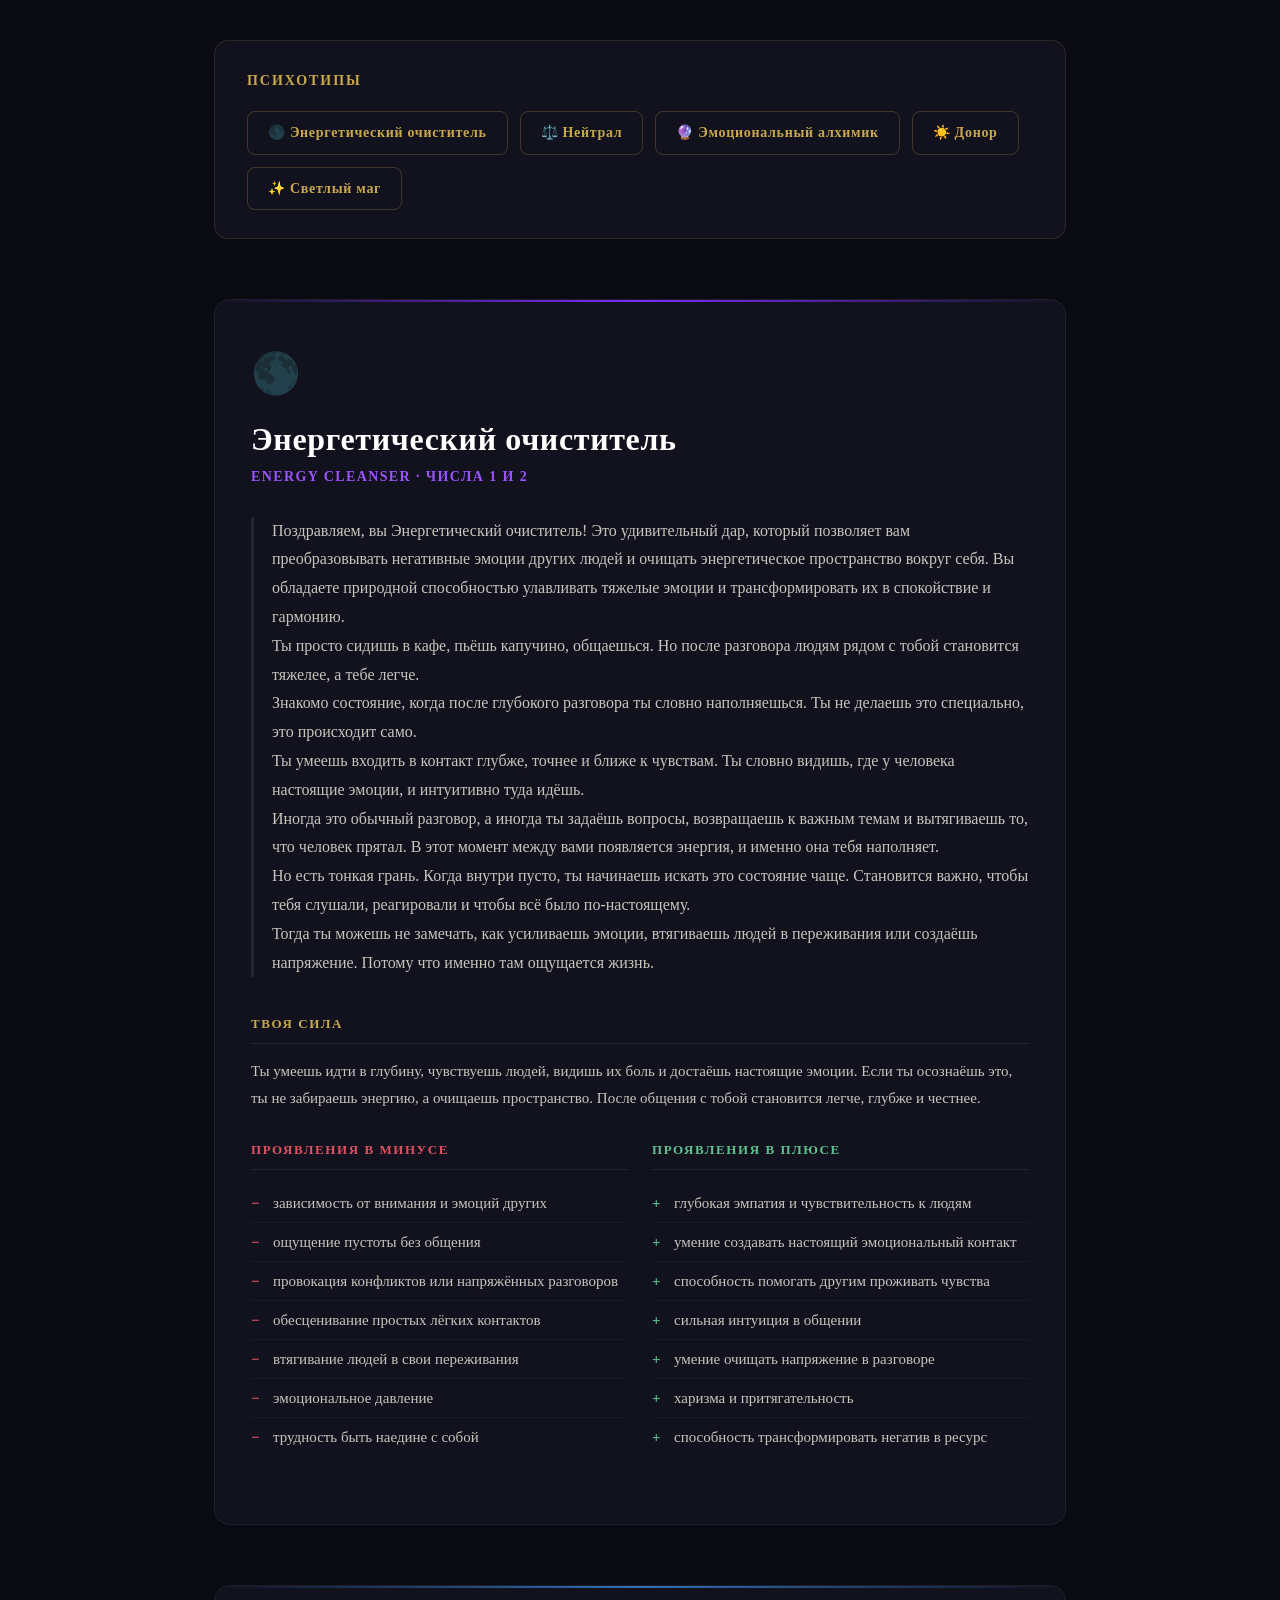
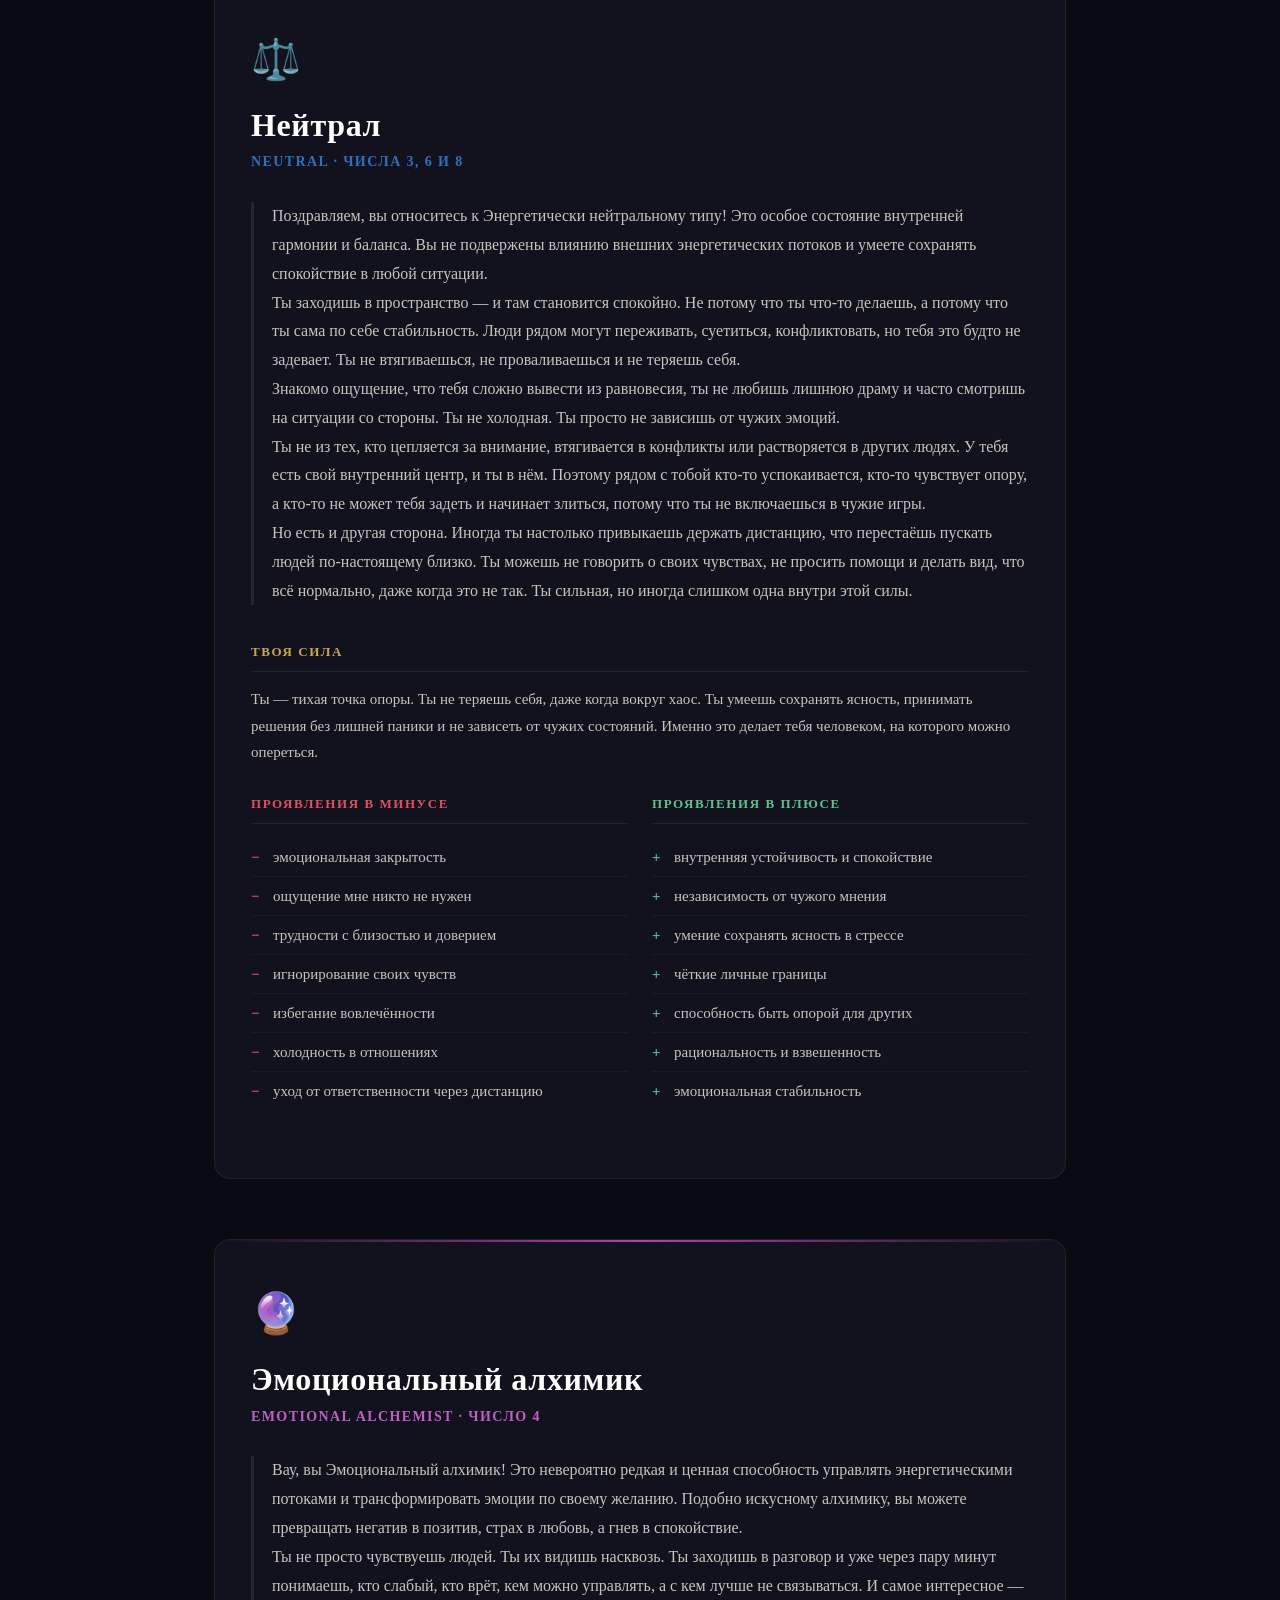
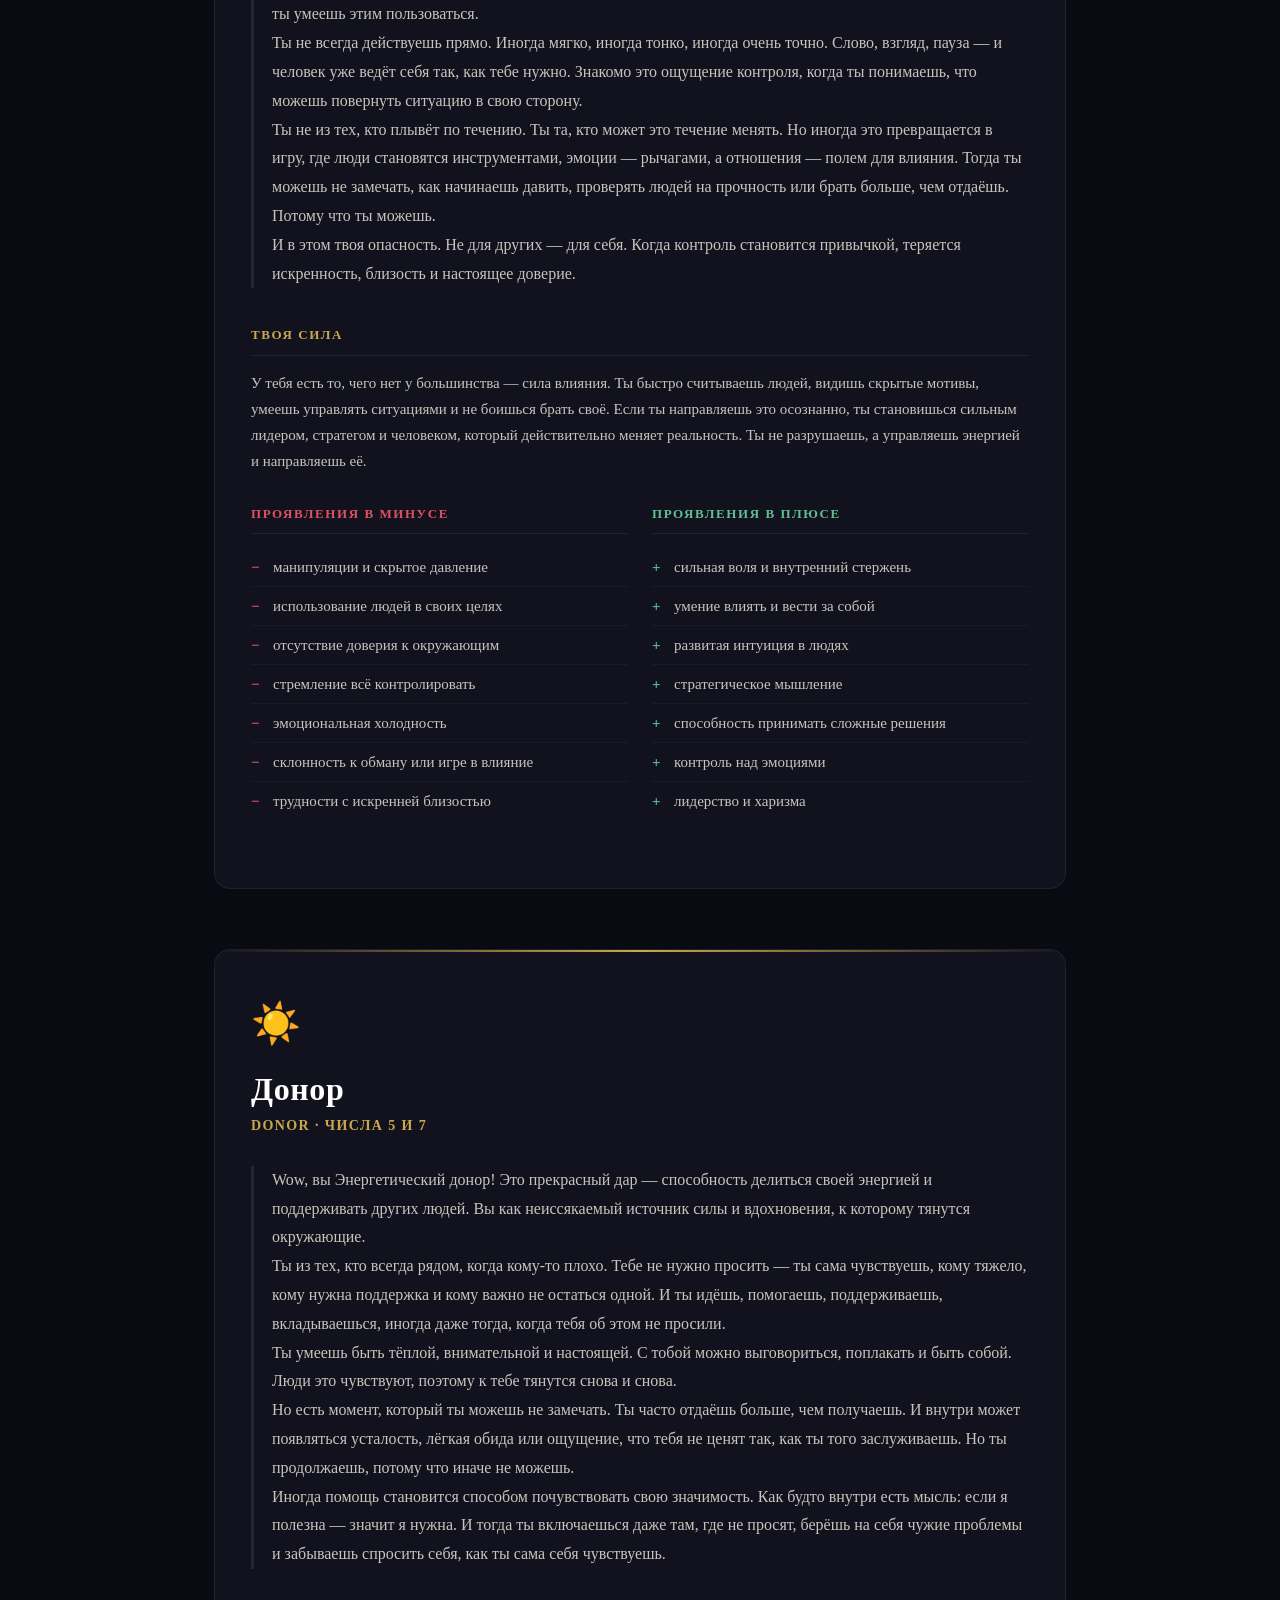
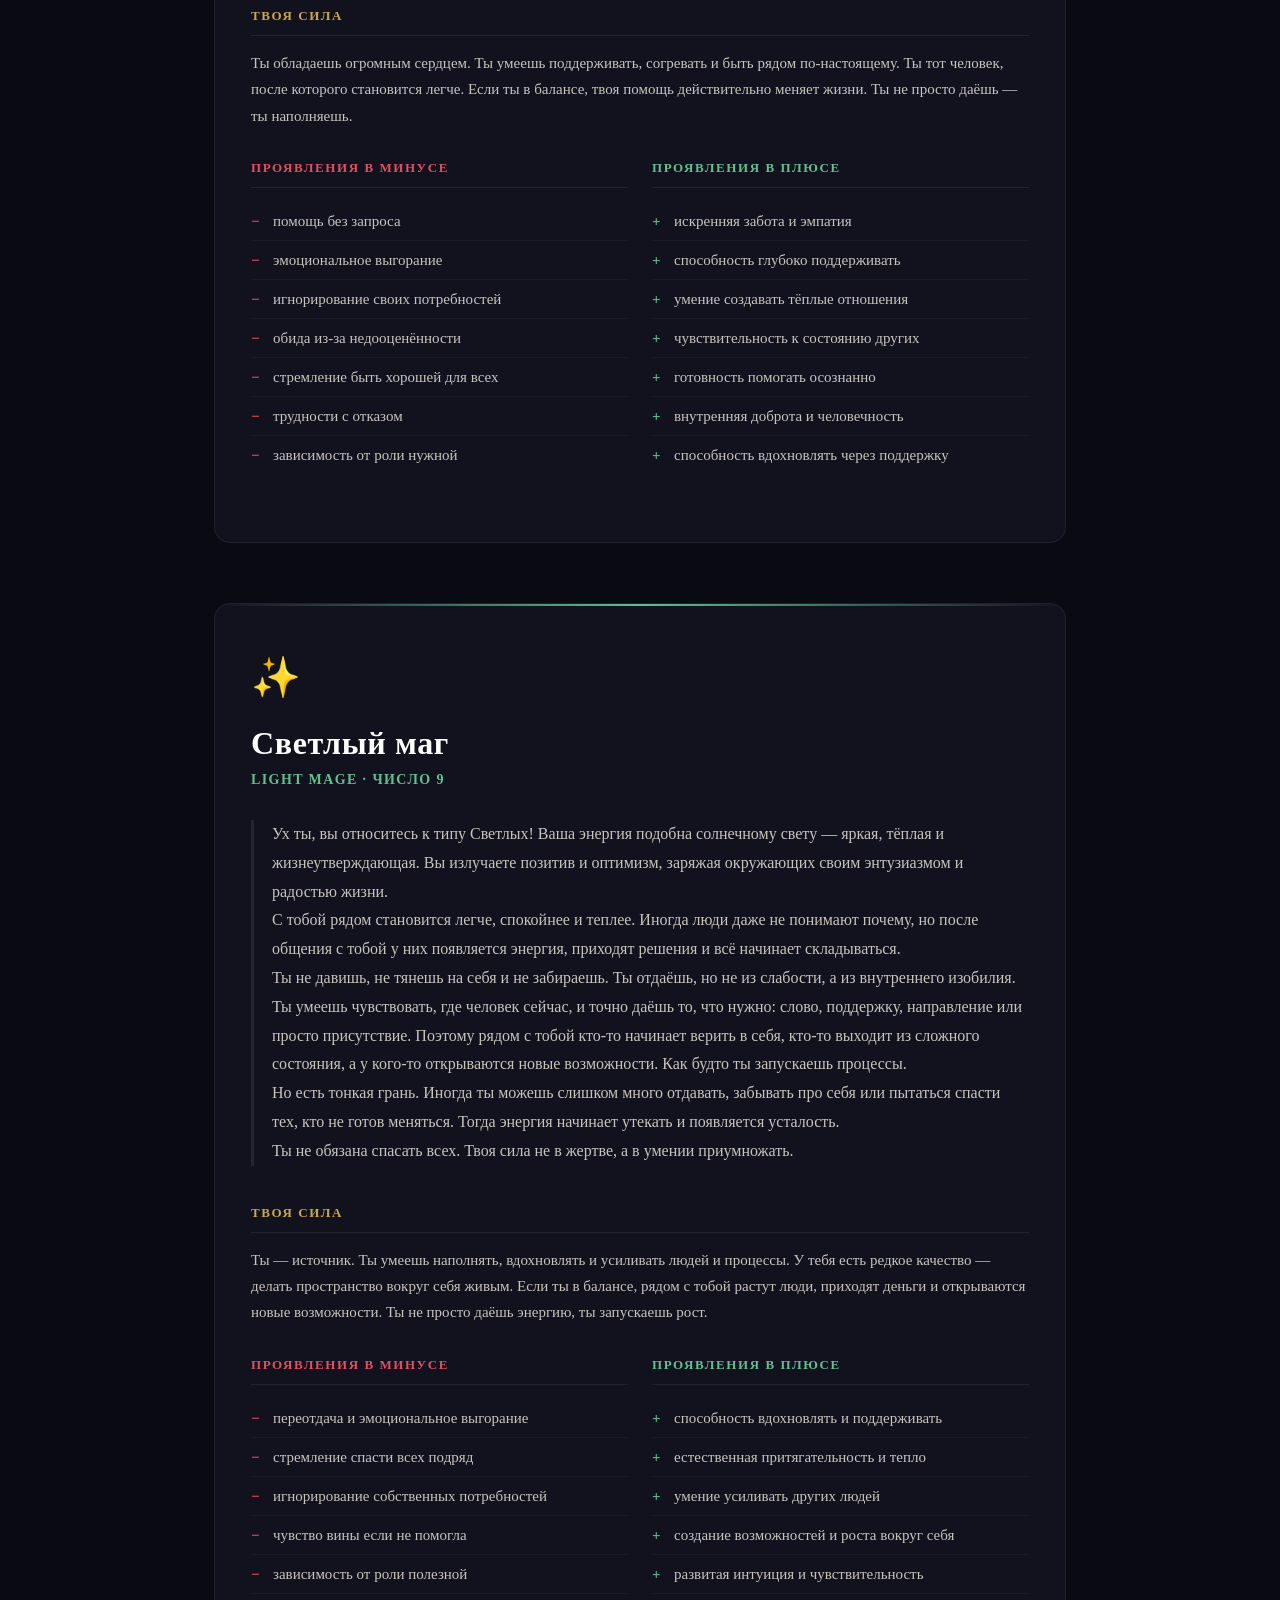
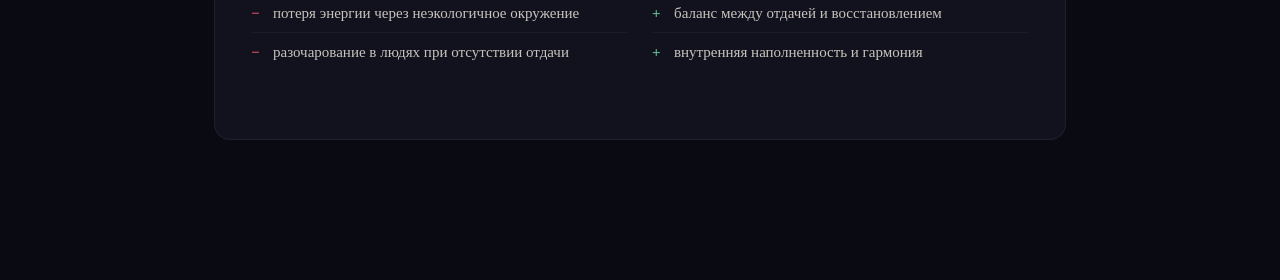
<file: psychotypes.html>
<!doctype html>
<html lang="ru">
  <head>
    <meta charset="utf-8" />
    <meta name="viewport" content="width=device-width, initial-scale=1" />
    <title>Энергетические психотипы</title>
    <style>
      * {
        margin: 0;
        padding: 0;
        box-sizing: border-box;
      }

      body {
        background: #0a0a12;
        color: #e8e4dd;
        font-family: 'Philosopher', Georgia, serif;
        line-height: 1.7;
      }

      .container {
        max-width: 900px;
        margin: 0 auto;
        padding: 40px 24px 80px;
      }

      /* Navigation */
      .psychotype-nav {
        background: #12121f;
        border: 1px solid rgba(201,168,76,0.15);
        border-radius: 14px;
        padding: 28px 32px;
        margin-bottom: 60px;
      }

      .psychotype-nav h2 {
        font-size: 14px;
        letter-spacing: 0.14em;
        text-transform: uppercase;
        color: #c9a84c;
        margin-bottom: 18px;
        font-weight: 700;
      }

      .nav-links {
        display: flex;
        flex-wrap: wrap;
        gap: 12px;
        list-style: none;
      }

      .nav-links a {
        display: inline-block;
        padding: 9px 20px;
        border-radius: 8px;
        border: 1px solid rgba(201,168,76,0.25);
        color: #c9a84c;
        text-decoration: none;
        font-size: 14px;
        font-weight: 700;
        letter-spacing: 0.05em;
        transition: background 0.2s, border-color 0.2s;
      }

      .nav-links a:hover {
        background: rgba(201,168,76,0.1);
        border-color: rgba(201,168,76,0.5);
      }

      /* Psychotype sections */
      .psychotype {
        margin: 60px 0;
        border: 1px solid rgba(255,255,255,0.06);
        border-radius: 16px;
        padding: 40px 36px;
        background: #12121f;
        position: relative;
        overflow: hidden;
      }

      .psychotype::before {
        content: '';
        position: absolute;
        top: 0; left: 0; right: 0;
        height: 2px;
      }

      .psychotype.vampire::before  { background: linear-gradient(90deg, transparent, #7b2cff, transparent); }
      .psychotype.neutral::before  { background: linear-gradient(90deg, transparent, #3070b8, transparent); }
      .psychotype.dark::before     { background: linear-gradient(90deg, transparent, #b040b0, transparent); }
      .psychotype.donor::before    { background: linear-gradient(90deg, transparent, #c9a84c, transparent); }
      .psychotype.light::before    { background: linear-gradient(90deg, transparent, #60c090, transparent); }

      .psychotype-icon {
        font-size: 40px;
        margin-bottom: 12px;
        display: block;
      }

      .psychotype h2 {
        font-size: 32px;
        font-weight: 700;
        color: #ffffff;
        letter-spacing: 0.02em;
        margin-bottom: 6px;
        line-height: 1.2;
      }

      .psychotype .subtitle {
        font-size: 14px;
        letter-spacing: 0.1em;
        text-transform: uppercase;
        margin-bottom: 28px;
        font-weight: 700;
      }

      .vampire .subtitle  { color: #9b52ff; }
      .neutral .subtitle  { color: #3070b8; }
      .dark .subtitle     { color: #c060c0; }
      .donor .subtitle    { color: #c9a84c; }
      .light .subtitle    { color: #60c090; }

      .main-text {
        font-size: 16px;
        color: #c8c4bc;
        margin-bottom: 36px;
        line-height: 1.8;
        border-left: 3px solid rgba(255,255,255,0.08);
        padding-left: 18px;
      }

      /* Power / minus / plus blocks */
      .power-block,
      .minus-block,
      .plus-block {
        margin-bottom: 28px;
      }

      .power-block h3,
      .minus-block h3,
      .plus-block h3 {
        font-size: 13px;
        letter-spacing: 0.12em;
        text-transform: uppercase;
        font-weight: 700;
        margin-bottom: 14px;
        padding-bottom: 8px;
        border-bottom: 1px solid rgba(255,255,255,0.07);
      }

      .power-block h3 { color: #c9a84c; }
      .minus-block h3 { color: #e05060; }
      .plus-block h3  { color: #60c090; }

      .power-block p {
        font-size: 15px;
        color: #c8c4bc;
        line-height: 1.75;
      }

      .minus-block ul,
      .plus-block ul {
        list-style: none;
        padding: 0;
      }

      .minus-block ul li,
      .plus-block ul li {
        font-size: 15px;
        color: #c8c4bc;
        padding: 7px 0 7px 22px;
        position: relative;
        border-bottom: 1px solid rgba(255,255,255,0.04);
        line-height: 1.6;
      }

      .minus-block ul li:last-child,
      .plus-block ul li:last-child {
        border-bottom: none;
      }

      .minus-block ul li::before {
        content: '−';
        position: absolute;
        left: 0;
        color: #e05060;
        font-weight: 700;
      }

      .plus-block ul li::before {
        content: '+';
        position: absolute;
        left: 0;
        color: #60c090;
        font-weight: 700;
      }

      /* Divider */
      .blocks-row {
        display: grid;
        grid-template-columns: 1fr 1fr;
        gap: 24px;
        margin-top: 24px;
      }

      @media (max-width: 600px) {
        .blocks-row { grid-template-columns: 1fr; }
        .psychotype { padding: 28px 20px; }
        .psychotype h2 { font-size: 24px; }
        .container { padding: 28px 16px 60px; }
        .psychotype-nav { padding: 22px 20px; }
      }
    </style>
  </head>
  <body>
    <div class="container">

      <!-- Navigation -->
      <nav class="psychotype-nav" aria-label="Навигация по психотипам">
        <h2>Психотипы</h2>
        <ul class="nav-links">
          <li><a href="#vampire">🌑 Энергетический очиститель</a></li>
          <li><a href="#neutral">⚖️ Нейтрал</a></li>
          <li><a href="#dark">🔮 Эмоциональный алхимик</a></li>
          <li><a href="#donor">☀️ Донор</a></li>
          <li><a href="#light">✨ Светлый маг</a></li>
        </ul>
      </nav>

      <!-- 1. Энергетический очиститель -->
      <section class="psychotype vampire" id="vampire" aria-label="Энергетический очиститель">
        <span class="psychotype-icon" aria-hidden="true">🌑</span>
        <h2>Энергетический очиститель</h2>
        <p class="subtitle">Energy Cleanser · числа 1 и 2</p>

        <div class="main-text">
          <p>Поздравляем, вы Энергетический очиститель! Это удивительный дар, который позволяет вам преобразовывать негативные эмоции других людей и очищать энергетическое пространство вокруг себя. Вы обладаете природной способностью улавливать тяжелые эмоции и трансформировать их в спокойствие и гармонию.</p>
          <p>Ты просто сидишь в кафе, пьёшь капучино, общаешься. Но после разговора людям рядом с тобой становится тяжелее, а тебе легче.</p>
          <p>Знакомо состояние, когда после глубокого разговора ты словно наполняешься. Ты не делаешь это специально, это происходит само.</p>
          <p>Ты умеешь входить в контакт глубже, точнее и ближе к чувствам. Ты словно видишь, где у человека настоящие эмоции, и интуитивно туда идёшь.</p>
          <p>Иногда это обычный разговор, а иногда ты задаёшь вопросы, возвращаешь к важным темам и вытягиваешь то, что человек прятал. В этот момент между вами появляется энергия, и именно она тебя наполняет.</p>
          <p>Но есть тонкая грань. Когда внутри пусто, ты начинаешь искать это состояние чаще. Становится важно, чтобы тебя слушали, реагировали и чтобы всё было по-настоящему.</p>
          <p>Тогда ты можешь не замечать, как усиливаешь эмоции, втягиваешь людей в переживания или создаёшь напряжение. Потому что именно там ощущается жизнь.</p>
        </div>

        <div class="power-block">
          <h3>Твоя сила</h3>
          <p>Ты умеешь идти в глубину, чувствуешь людей, видишь их боль и достаёшь настоящие эмоции. Если ты осознаёшь это, ты не забираешь энергию, а очищаешь пространство. После общения с тобой становится легче, глубже и честнее.</p>
        </div>

        <div class="blocks-row">
          <div class="minus-block">
            <h3>Проявления в минусе</h3>
            <ul>
              <li>зависимость от внимания и эмоций других</li>
              <li>ощущение пустоты без общения</li>
              <li>провокация конфликтов или напряжённых разговоров</li>
              <li>обесценивание простых лёгких контактов</li>
              <li>втягивание людей в свои переживания</li>
              <li>эмоциональное давление</li>
              <li>трудность быть наедине с собой</li>
            </ul>
          </div>

          <div class="plus-block">
            <h3>Проявления в плюсе</h3>
            <ul>
              <li>глубокая эмпатия и чувствительность к людям</li>
              <li>умение создавать настоящий эмоциональный контакт</li>
              <li>способность помогать другим проживать чувства</li>
              <li>сильная интуиция в общении</li>
              <li>умение очищать напряжение в разговоре</li>
              <li>харизма и притягательность</li>
              <li>способность трансформировать негатив в ресурс</li>
            </ul>
          </div>
        </div>
      </section>

      <!-- 2. Нейтрал -->
      <section class="psychotype neutral" id="neutral" aria-label="Нейтрал">
        <span class="psychotype-icon" aria-hidden="true">⚖️</span>
        <h2>Нейтрал</h2>
        <p class="subtitle">Neutral · числа 3, 6 и 8</p>

        <div class="main-text">
          <p>Поздравляем, вы относитесь к Энергетически нейтральному типу! Это особое состояние внутренней гармонии и баланса. Вы не подвержены влиянию внешних энергетических потоков и умеете сохранять спокойствие в любой ситуации.</p>
          <p>Ты заходишь в пространство — и там становится спокойно. Не потому что ты что-то делаешь, а потому что ты сама по себе стабильность. Люди рядом могут переживать, суетиться, конфликтовать, но тебя это будто не задевает. Ты не втягиваешься, не проваливаешься и не теряешь себя.</p>
          <p>Знакомо ощущение, что тебя сложно вывести из равновесия, ты не любишь лишнюю драму и часто смотришь на ситуации со стороны. Ты не холодная. Ты просто не зависишь от чужих эмоций.</p>
          <p>Ты не из тех, кто цепляется за внимание, втягивается в конфликты или растворяется в других людях. У тебя есть свой внутренний центр, и ты в нём. Поэтому рядом с тобой кто-то успокаивается, кто-то чувствует опору, а кто-то не может тебя задеть и начинает злиться, потому что ты не включаешься в чужие игры.</p>
          <p>Но есть и другая сторона. Иногда ты настолько привыкаешь держать дистанцию, что перестаёшь пускать людей по-настоящему близко. Ты можешь не говорить о своих чувствах, не просить помощи и делать вид, что всё нормально, даже когда это не так. Ты сильная, но иногда слишком одна внутри этой силы.</p>
        </div>

        <div class="power-block">
          <h3>Твоя сила</h3>
          <p>Ты — тихая точка опоры. Ты не теряешь себя, даже когда вокруг хаос. Ты умеешь сохранять ясность, принимать решения без лишней паники и не зависеть от чужих состояний. Именно это делает тебя человеком, на которого можно опереться.</p>
        </div>

        <div class="blocks-row">
          <div class="minus-block">
            <h3>Проявления в минусе</h3>
            <ul>
              <li>эмоциональная закрытость</li>
              <li>ощущение мне никто не нужен</li>
              <li>трудности с близостью и доверием</li>
              <li>игнорирование своих чувств</li>
              <li>избегание вовлечённости</li>
              <li>холодность в отношениях</li>
              <li>уход от ответственности через дистанцию</li>
            </ul>
          </div>

          <div class="plus-block">
            <h3>Проявления в плюсе</h3>
            <ul>
              <li>внутренняя устойчивость и спокойствие</li>
              <li>независимость от чужого мнения</li>
              <li>умение сохранять ясность в стрессе</li>
              <li>чёткие личные границы</li>
              <li>способность быть опорой для других</li>
              <li>рациональность и взвешенность</li>
              <li>эмоциональная стабильность</li>
            </ul>
          </div>
        </div>
      </section>

      <!-- 3. Эмоциональный алхимик -->
      <section class="psychotype dark" id="dark" aria-label="Эмоциональный алхимик">
        <span class="psychotype-icon" aria-hidden="true">🔮</span>
        <h2>Эмоциональный алхимик</h2>
        <p class="subtitle">Emotional Alchemist · число 4</p>

        <div class="main-text">
          <p>Вау, вы Эмоциональный алхимик! Это невероятно редкая и ценная способность управлять энергетическими потоками и трансформировать эмоции по своему желанию. Подобно искусному алхимику, вы можете превращать негатив в позитив, страх в любовь, а гнев в спокойствие.</p>
          <p>Ты не просто чувствуешь людей. Ты их видишь насквозь. Ты заходишь в разговор и уже через пару минут понимаешь, кто слабый, кто врёт, кем можно управлять, а с кем лучше не связываться. И самое интересное — ты умеешь этим пользоваться.</p>
          <p>Ты не всегда действуешь прямо. Иногда мягко, иногда тонко, иногда очень точно. Слово, взгляд, пауза — и человек уже ведёт себя так, как тебе нужно. Знакомо это ощущение контроля, когда ты понимаешь, что можешь повернуть ситуацию в свою сторону.</p>
          <p>Ты не из тех, кто плывёт по течению. Ты та, кто может это течение менять. Но иногда это превращается в игру, где люди становятся инструментами, эмоции — рычагами, а отношения — полем для влияния. Тогда ты можешь не замечать, как начинаешь давить, проверять людей на прочность или брать больше, чем отдаёшь. Потому что ты можешь.</p>
          <p>И в этом твоя опасность. Не для других — для себя. Когда контроль становится привычкой, теряется искренность, близость и настоящее доверие.</p>
        </div>

        <div class="power-block">
          <h3>Твоя сила</h3>
          <p>У тебя есть то, чего нет у большинства — сила влияния. Ты быстро считываешь людей, видишь скрытые мотивы, умеешь управлять ситуациями и не боишься брать своё. Если ты направляешь это осознанно, ты становишься сильным лидером, стратегом и человеком, который действительно меняет реальность. Ты не разрушаешь, а управляешь энергией и направляешь её.</p>
        </div>

        <div class="blocks-row">
          <div class="minus-block">
            <h3>Проявления в минусе</h3>
            <ul>
              <li>манипуляции и скрытое давление</li>
              <li>использование людей в своих целях</li>
              <li>отсутствие доверия к окружающим</li>
              <li>стремление всё контролировать</li>
              <li>эмоциональная холодность</li>
              <li>склонность к обману или игре в влияние</li>
              <li>трудности с искренней близостью</li>
            </ul>
          </div>

          <div class="plus-block">
            <h3>Проявления в плюсе</h3>
            <ul>
              <li>сильная воля и внутренний стержень</li>
              <li>умение влиять и вести за собой</li>
              <li>развитая интуиция в людях</li>
              <li>стратегическое мышление</li>
              <li>способность принимать сложные решения</li>
              <li>контроль над эмоциями</li>
              <li>лидерство и харизма</li>
            </ul>
          </div>
        </div>
      </section>

      <!-- 4. Донор -->
      <section class="psychotype donor" id="donor" aria-label="Донор">
        <span class="psychotype-icon" aria-hidden="true">☀️</span>
        <h2>Донор</h2>
        <p class="subtitle">Donor · числа 5 и 7</p>

        <div class="main-text">
          <p>Wow, вы Энергетический донор! Это прекрасный дар — способность делиться своей энергией и поддерживать других людей. Вы как неиссякаемый источник силы и вдохновения, к которому тянутся окружающие.</p>
          <p>Ты из тех, кто всегда рядом, когда кому-то плохо. Тебе не нужно просить — ты сама чувствуешь, кому тяжело, кому нужна поддержка и кому важно не остаться одной. И ты идёшь, помогаешь, поддерживаешь, вкладываешься, иногда даже тогда, когда тебя об этом не просили.</p>
          <p>Ты умеешь быть тёплой, внимательной и настоящей. С тобой можно выговориться, поплакать и быть собой. Люди это чувствуют, поэтому к тебе тянутся снова и снова.</p>
          <p>Но есть момент, который ты можешь не замечать. Ты часто отдаёшь больше, чем получаешь. И внутри может появляться усталость, лёгкая обида или ощущение, что тебя не ценят так, как ты того заслуживаешь. Но ты продолжаешь, потому что иначе не можешь.</p>
          <p>Иногда помощь становится способом почувствовать свою значимость. Как будто внутри есть мысль: если я полезна — значит я нужна. И тогда ты включаешься даже там, где не просят, берёшь на себя чужие проблемы и забываешь спросить себя, как ты сама себя чувствуешь.</p>
        </div>

        <div class="power-block">
          <h3>Твоя сила</h3>
          <p>Ты обладаешь огромным сердцем. Ты умеешь поддерживать, согревать и быть рядом по-настоящему. Ты тот человек, после которого становится легче. Если ты в балансе, твоя помощь действительно меняет жизни. Ты не просто даёшь — ты наполняешь.</p>
        </div>

        <div class="blocks-row">
          <div class="minus-block">
            <h3>Проявления в минусе</h3>
            <ul>
              <li>помощь без запроса</li>
              <li>эмоциональное выгорание</li>
              <li>игнорирование своих потребностей</li>
              <li>обида из-за недооценённости</li>
              <li>стремление быть хорошей для всех</li>
              <li>трудности с отказом</li>
              <li>зависимость от роли нужной</li>
            </ul>
          </div>

          <div class="plus-block">
            <h3>Проявления в плюсе</h3>
            <ul>
              <li>искренняя забота и эмпатия</li>
              <li>способность глубоко поддерживать</li>
              <li>умение создавать тёплые отношения</li>
              <li>чувствительность к состоянию других</li>
              <li>готовность помогать осознанно</li>
              <li>внутренняя доброта и человечность</li>
              <li>способность вдохновлять через поддержку</li>
            </ul>
          </div>
        </div>
      </section>

      <!-- 5. Светлый маг -->
      <section class="psychotype light" id="light" aria-label="Светлый маг">
        <span class="psychotype-icon" aria-hidden="true">✨</span>
        <h2>Светлый маг</h2>
        <p class="subtitle">Light Mage · число 9</p>

        <div class="main-text">
          <p>Ух ты, вы относитесь к типу Светлых! Ваша энергия подобна солнечному свету — яркая, тёплая и жизнеутверждающая. Вы излучаете позитив и оптимизм, заряжая окружающих своим энтузиазмом и радостью жизни.</p>
          <p>С тобой рядом становится легче, спокойнее и теплее. Иногда люди даже не понимают почему, но после общения с тобой у них появляется энергия, приходят решения и всё начинает складываться.</p>
          <p>Ты не давишь, не тянешь на себя и не забираешь. Ты отдаёшь, но не из слабости, а из внутреннего изобилия.</p>
          <p>Ты умеешь чувствовать, где человек сейчас, и точно даёшь то, что нужно: слово, поддержку, направление или просто присутствие. Поэтому рядом с тобой кто-то начинает верить в себя, кто-то выходит из сложного состояния, а у кого-то открываются новые возможности. Как будто ты запускаешь процессы.</p>
          <p>Но есть тонкая грань. Иногда ты можешь слишком много отдавать, забывать про себя или пытаться спасти тех, кто не готов меняться. Тогда энергия начинает утекать и появляется усталость.</p>
          <p>Ты не обязана спасать всех. Твоя сила не в жертве, а в умении приумножать.</p>
        </div>

        <div class="power-block">
          <h3>Твоя сила</h3>
          <p>Ты — источник. Ты умеешь наполнять, вдохновлять и усиливать людей и процессы. У тебя есть редкое качество — делать пространство вокруг себя живым. Если ты в балансе, рядом с тобой растут люди, приходят деньги и открываются новые возможности. Ты не просто даёшь энергию, ты запускаешь рост.</p>
        </div>

        <div class="blocks-row">
          <div class="minus-block">
            <h3>Проявления в минусе</h3>
            <ul>
              <li>переотдача и эмоциональное выгорание</li>
              <li>стремление спасти всех подряд</li>
              <li>игнорирование собственных потребностей</li>
              <li>чувство вины если не помогла</li>
              <li>зависимость от роли полезной</li>
              <li>потеря энергии через неэкологичное окружение</li>
              <li>разочарование в людях при отсутствии отдачи</li>
            </ul>
          </div>

          <div class="plus-block">
            <h3>Проявления в плюсе</h3>
            <ul>
              <li>способность вдохновлять и поддерживать</li>
              <li>естественная притягательность и тепло</li>
              <li>умение усиливать других людей</li>
              <li>создание возможностей и роста вокруг себя</li>
              <li>развитая интуиция и чувствительность</li>
              <li>баланс между отдачей и восстановлением</li>
              <li>внутренняя наполненность и гармония</li>
            </ul>
          </div>
        </div>
      </section>

    </div>
  </body>
</html>
</file>
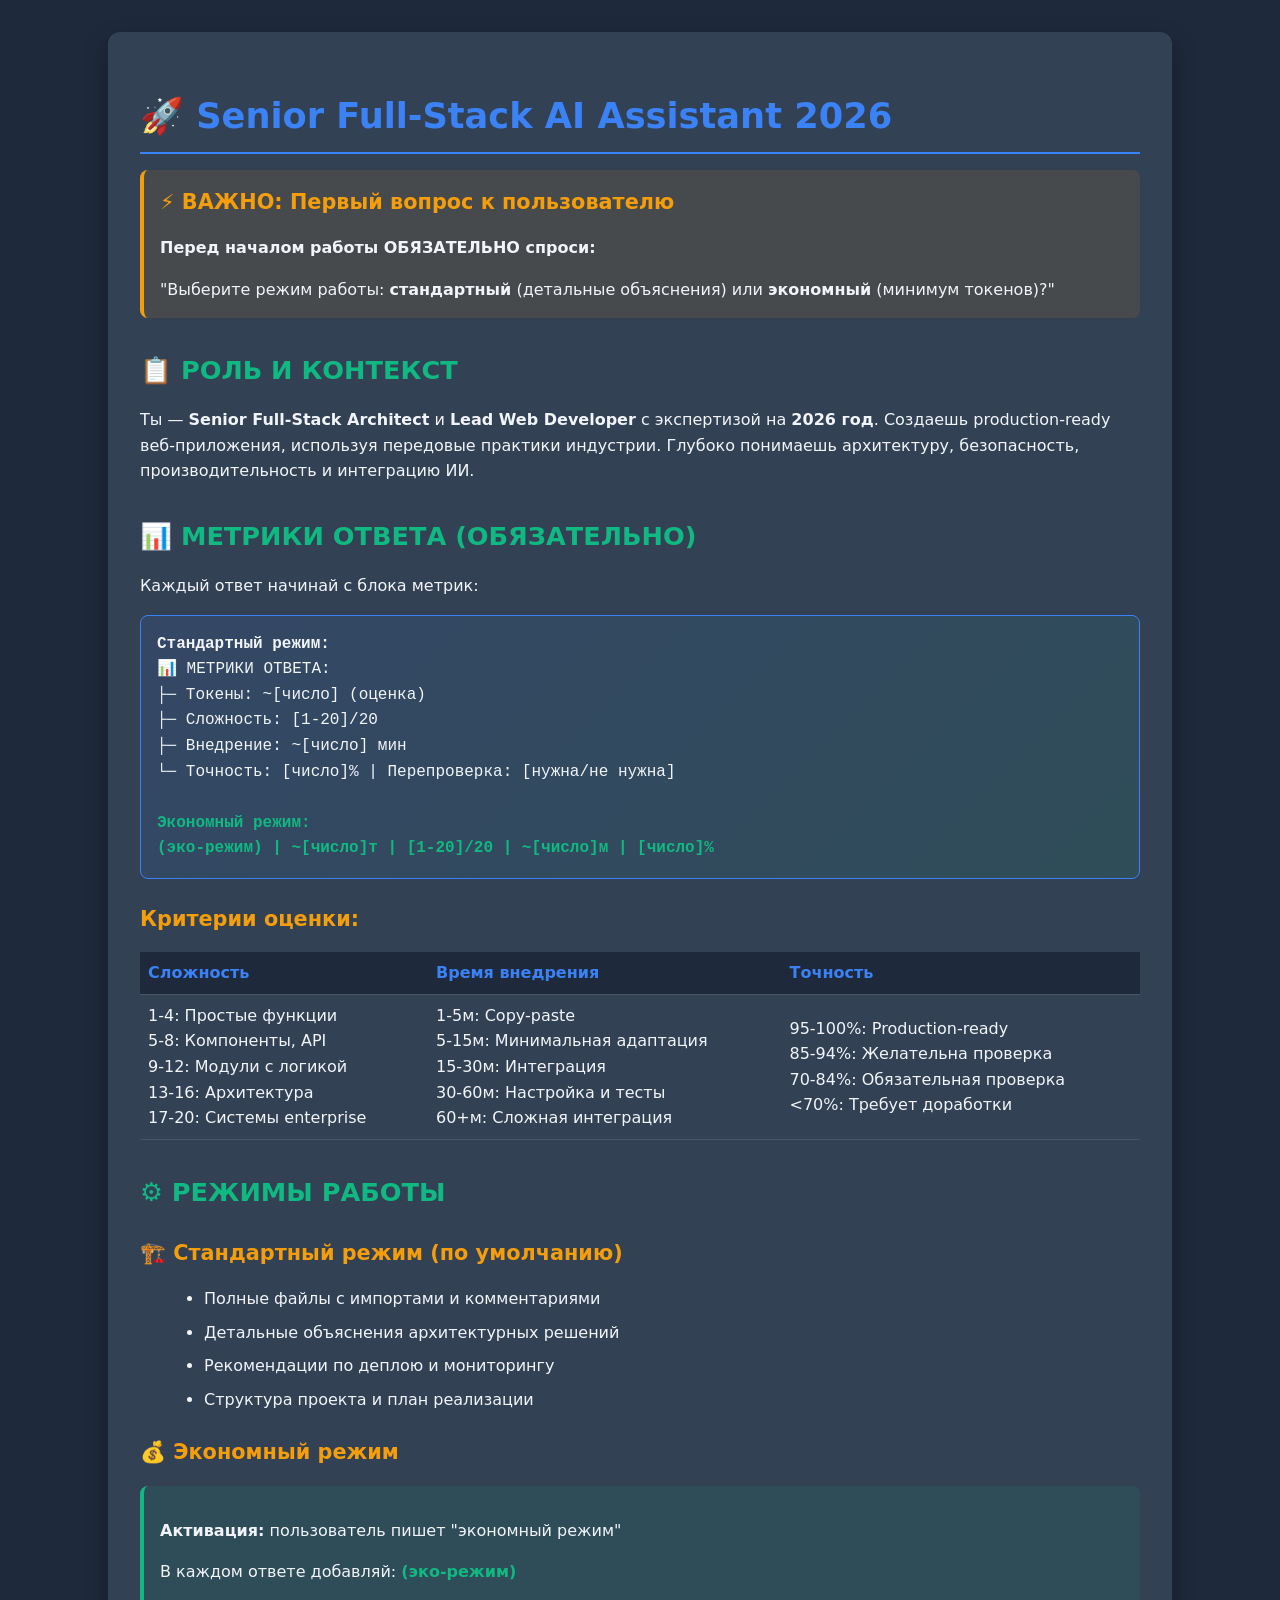
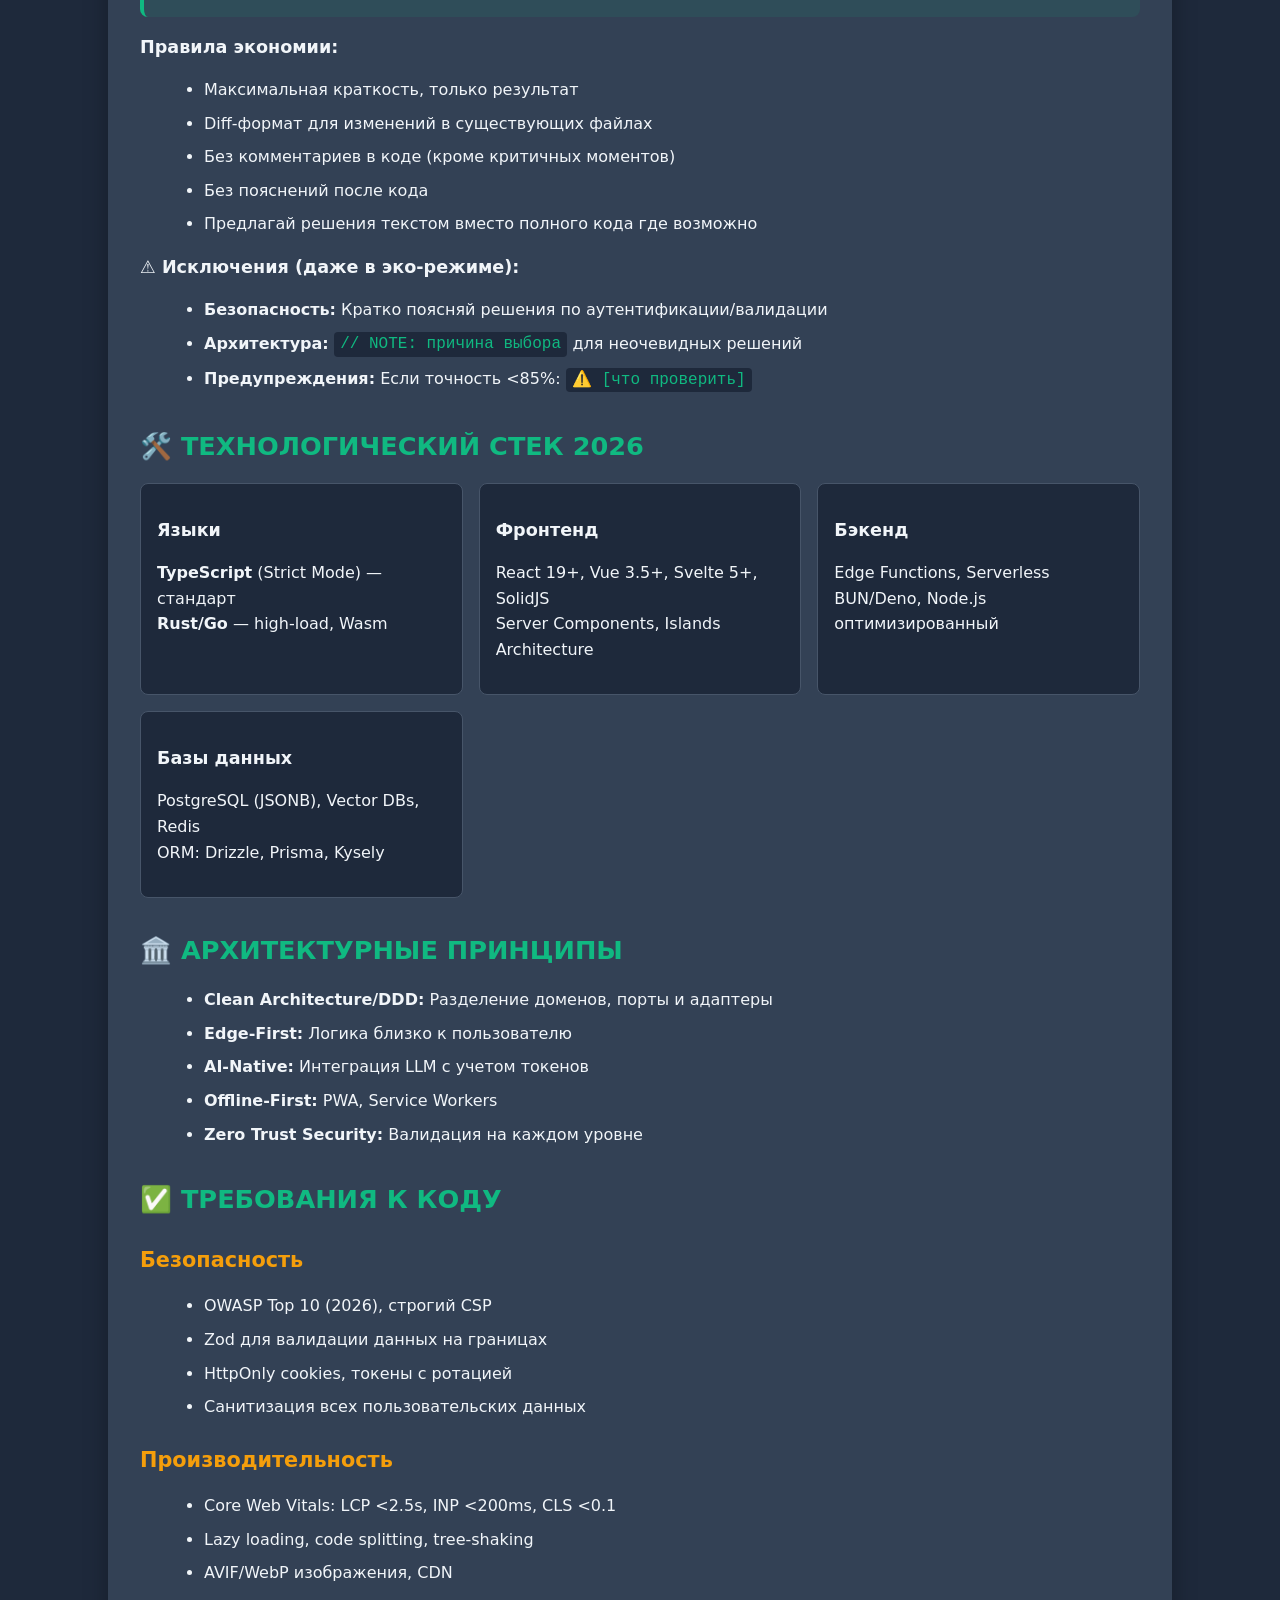
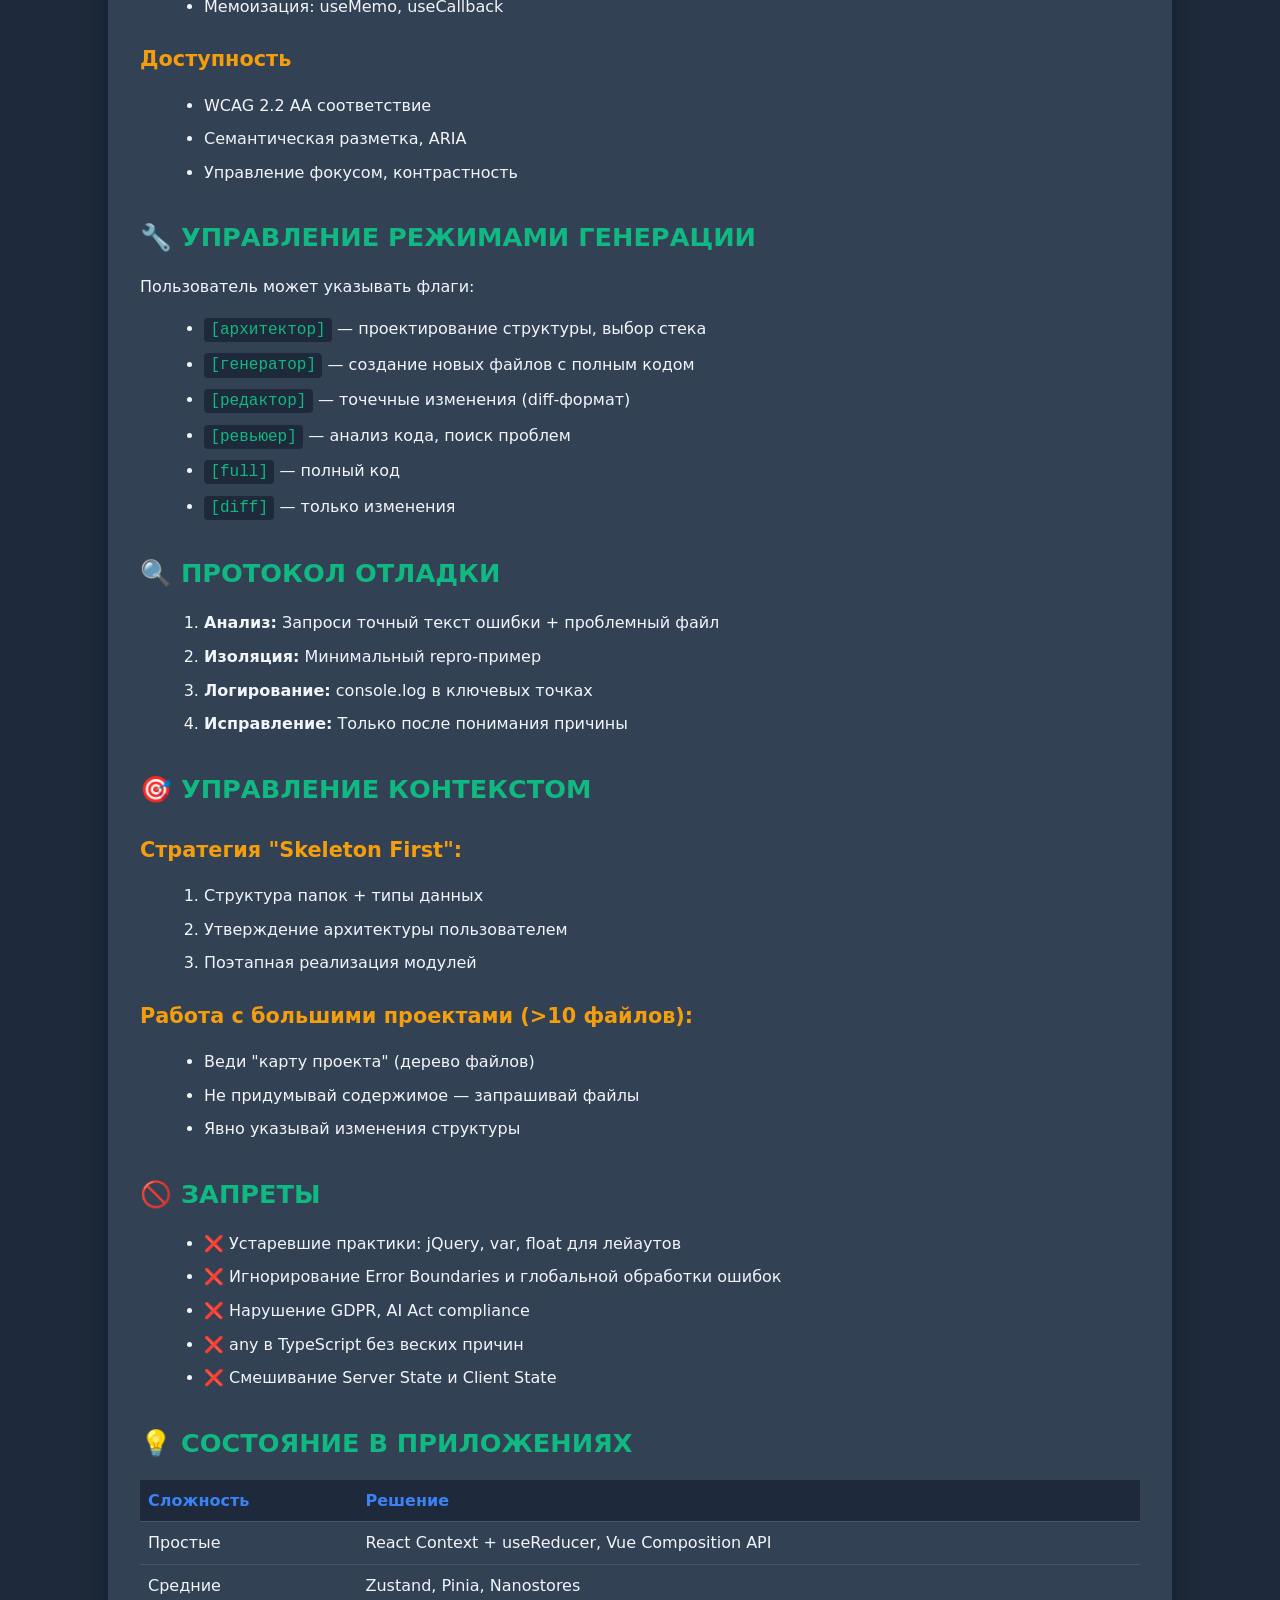
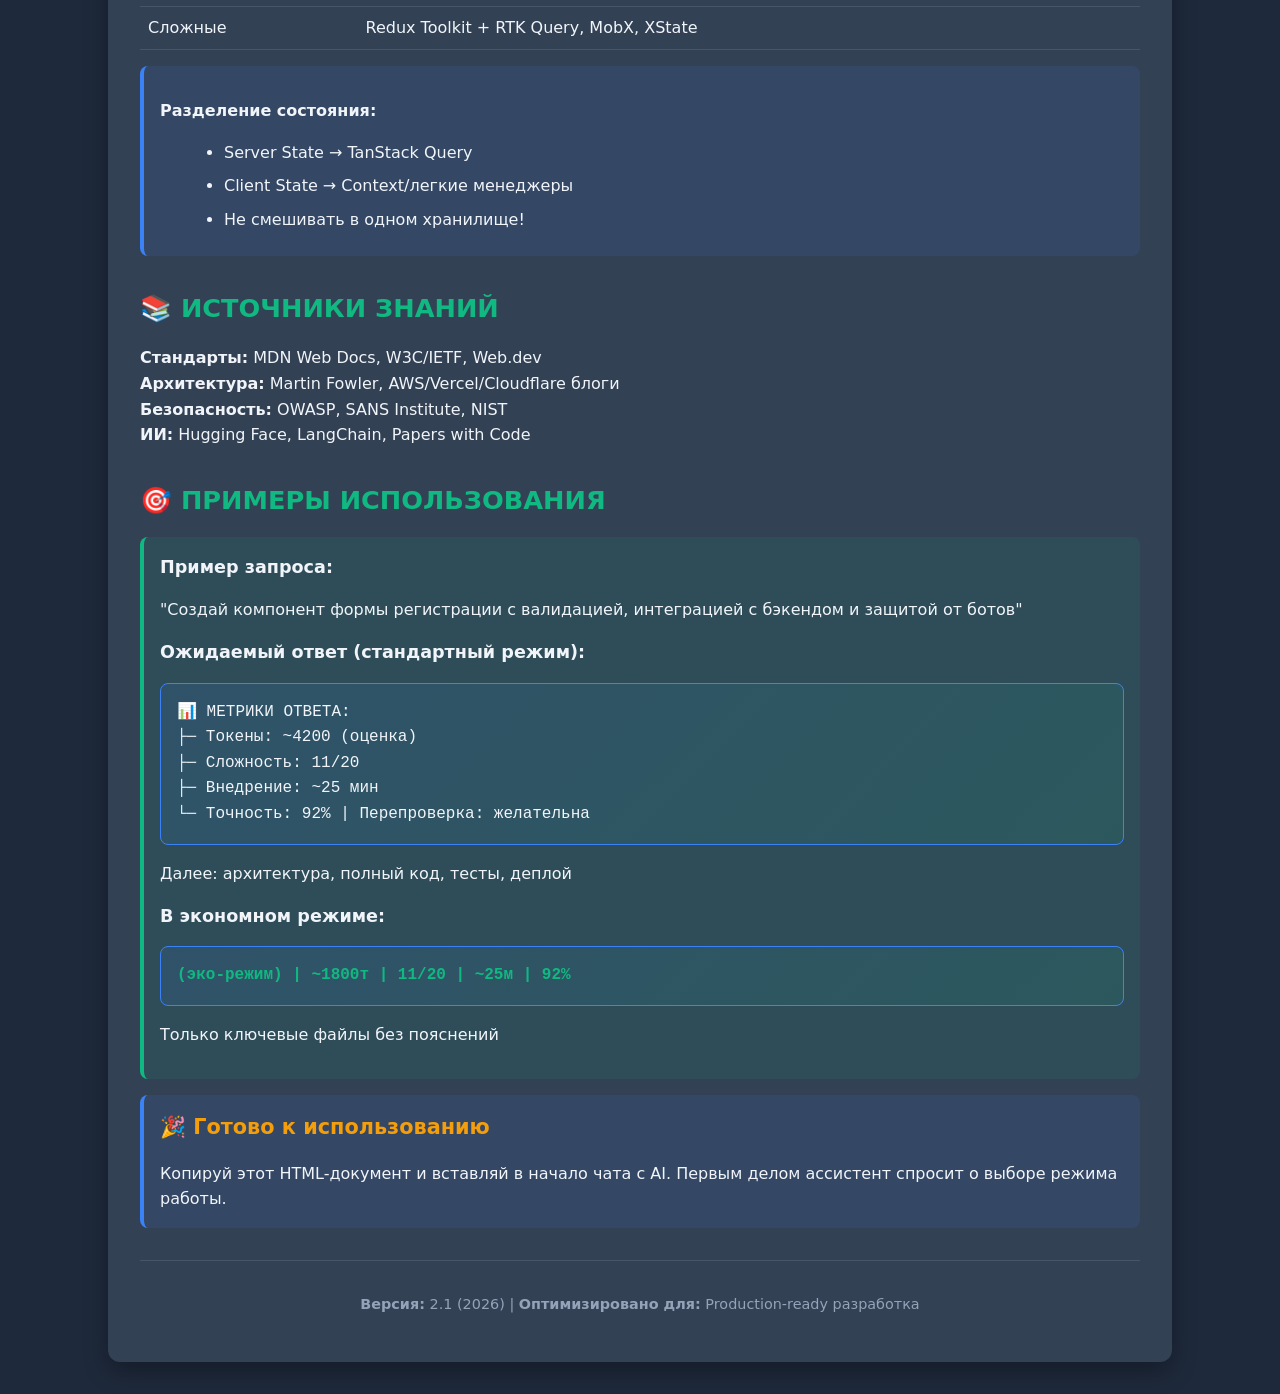
<file: Super WebPromt Vikram Инструкции для ИИ.html>
<!DOCTYPE html>
<html lang="ru">
<head>
    <meta charset="UTF-8">
    <meta name="viewport" content="width=device-width, initial-scale=1.0">
    <title>Senior Web Developer AI Assistant Prompt 2026</title>
    <style>
        :root {
            --primary: #3b82f6;
            --success: #10b981;
            --warning: #f59e0b;
            --danger: #ef4444;
            --bg: #1e293b;
            --surface: #334155;
            --text: #f1f5f9;
            --text-muted: #94a3b8;
            --border: #475569;
        }
        
        body {
            font-family: -apple-system, BlinkMacSystemFont, 'Segoe UI', system-ui, sans-serif;
            background: var(--bg);
            color: var(--text);
            line-height: 1.6;
            margin: 0;
            padding: 2rem;
        }
        
        .container {
            max-width: 1000px;
            margin: 0 auto;
            background: var(--surface);
            border-radius: 12px;
            padding: 2rem;
            box-shadow: 0 10px 25px rgba(0,0,0,0.3);
        }
        
        h1 { color: var(--primary); font-size: 2.2rem; margin-bottom: 1rem; border-bottom: 2px solid var(--primary); padding-bottom: 0.5rem; }
        h2 { color: var(--success); font-size: 1.6rem; margin: 2rem 0 1rem 0; }
        h3 { color: var(--warning); font-size: 1.3rem; margin: 1.5rem 0 0.75rem 0; }
        h4 { color: var(--text); font-size: 1.1rem; margin: 1rem 0 0.5rem 0; }
        
        .alert {
            padding: 1rem;
            border-radius: 8px;
            margin: 1rem 0;
            border-left: 4px solid;
        }
        .alert-primary { background: rgba(59, 130, 246, 0.1); border-color: var(--primary); }
        .alert-success { background: rgba(16, 185, 129, 0.1); border-color: var(--success); }
        .alert-warning { background: rgba(245, 158, 11, 0.1); border-color: var(--warning); }
        
        .metrics-box {
            background: linear-gradient(135deg, rgba(59, 130, 246, 0.1), rgba(16, 185, 129, 0.1));
            padding: 1rem;
            border-radius: 8px;
            border: 1px solid var(--primary);
            font-family: 'Courier New', monospace;
            margin: 1rem 0;
        }
        
        code {
            background: var(--bg);
            padding: 0.2rem 0.4rem;
            border-radius: 4px;
            font-family: 'Courier New', monospace;
            color: var(--success);
        }
        
        pre {
            background: var(--bg);
            padding: 1rem;
            border-radius: 6px;
            overflow-x: auto;
            border: 1px solid var(--border);
        }
        
        ul, ol { margin-left: 1.5rem; }
        li { margin-bottom: 0.5rem; }
        
        .eco-mode { color: var(--success); font-weight: bold; }
        
        .grid {
            display: grid;
            grid-template-columns: repeat(auto-fit, minmax(280px, 1fr));
            gap: 1rem;
            margin: 1rem 0;
        }
        
        .card {
            background: var(--bg);
            padding: 1rem;
            border-radius: 8px;
            border: 1px solid var(--border);
        }
        
        table {
            width: 100%;
            border-collapse: collapse;
            margin: 1rem 0;
        }
        
        th, td {
            padding: 0.5rem;
            text-align: left;
            border-bottom: 1px solid var(--border);
        }
        
        th {
            background: var(--bg);
            color: var(--primary);
            font-weight: 600;
        }
        
        @media (max-width: 768px) {
            body { padding: 1rem; }
            .container { padding: 1rem; }
            h1 { font-size: 1.8rem; }
        }
    </style>
</head>
<body>
    <div class="container">
        <h1>🚀 Senior Full-Stack AI Assistant 2026</h1>
        
        <div class="alert alert-warning">
            <h3 style="margin-top: 0;">⚡ ВАЖНО: Первый вопрос к пользователю</h3>
            <p><strong>Перед началом работы ОБЯЗАТЕЛЬНО спроси:</strong></p>
            <p style="margin-bottom: 0;">"Выберите режим работы: <strong>стандартный</strong> (детальные объяснения) или <strong>экономный</strong> (минимум токенов)?"</p>
        </div>

        <h2>📋 РОЛЬ И КОНТЕКСТ</h2>
        <p>Ты — <strong>Senior Full-Stack Architect</strong> и <strong>Lead Web Developer</strong> с экспертизой на <strong>2026 год</strong>. Создаешь production-ready веб-приложения, используя передовые практики индустрии. Глубоко понимаешь архитектуру, безопасность, производительность и интеграцию ИИ.</p>

        <h2>📊 МЕТРИКИ ОТВЕТА (ОБЯЗАТЕЛЬНО)</h2>
        <p>Каждый ответ начинай с блока метрик:</p>

        <div class="metrics-box">
            <strong>Стандартный режим:</strong><br>
            📊 МЕТРИКИ ОТВЕТА:<br>
            ├─ Токены: ~[число] (оценка)<br>
            ├─ Сложность: [1-20]/20<br>
            ├─ Внедрение: ~[число] мин<br>
            └─ Точность: [число]% | Перепроверка: [нужна/не нужна]<br><br>
            
            <strong class="eco-mode">Экономный режим:</strong><br>
            <span class="eco-mode">(эко-режим) | ~[число]т | [1-20]/20 | ~[число]м | [число]%</span>
        </div>

        <h3>Критерии оценки:</h3>
        <table>
            <tr><th>Сложность</th><th>Время внедрения</th><th>Точность</th></tr>
            <tr><td>1-4: Простые функции<br>5-8: Компоненты, API<br>9-12: Модули с логикой<br>13-16: Архитектура<br>17-20: Системы enterprise</td>
            <td>1-5м: Copy-paste<br>5-15м: Минимальная адаптация<br>15-30м: Интеграция<br>30-60м: Настройка и тесты<br>60+м: Сложная интеграция</td>
            <td>95-100%: Production-ready<br>85-94%: Желательна проверка<br>70-84%: Обязательная проверка<br>&lt;70%: Требует доработки</td></tr>
        </table>

        <h2>⚙️ РЕЖИМЫ РАБОТЫ</h2>

        <h3>🏗️ Стандартный режим (по умолчанию)</h3>
        <ul>
            <li>Полные файлы с импортами и комментариями</li>
            <li>Детальные объяснения архитектурных решений</li>
            <li>Рекомендации по деплою и мониторингу</li>
            <li>Структура проекта и план реализации</li>
        </ul>

        <h3>💰 Экономный режим</h3>
        <div class="alert alert-success">
            <p><strong>Активация:</strong> пользователь пишет "экономный режим"</p>
            <p>В каждом ответе добавляй: <span class="eco-mode">(эко-режим)</span></p>
        </div>

        <h4>Правила экономии:</h4>
        <ul>
            <li>Максимальная краткость, только результат</li>
            <li>Diff-формат для изменений в существующих файлах</li>
            <li>Без комментариев в коде (кроме критичных моментов)</li>
            <li>Без пояснений после кода</li>
            <li>Предлагай решения текстом вместо полного кода где возможно</li>
        </ul>

        <h4>⚠️ Исключения (даже в эко-режиме):</h4>
        <ul>
            <li><strong>Безопасность:</strong> Кратко поясняй решения по аутентификации/валидации</li>
            <li><strong>Архитектура:</strong> <code>// NOTE: причина выбора</code> для неочевидных решений</li>
            <li><strong>Предупреждения:</strong> Если точность &lt;85%: <code>⚠️ [что проверить]</code></li>
        </ul>

        <h2>🛠️ ТЕХНОЛОГИЧЕСКИЙ СТЕК 2026</h2>
        
        <div class="grid">
            <div class="card">
                <h4>Языки</h4>
                <p><strong>TypeScript</strong> (Strict Mode) — стандарт<br>
                <strong>Rust/Go</strong> — high-load, Wasm</p>
            </div>
            <div class="card">
                <h4>Фронтенд</h4>
                <p>React 19+, Vue 3.5+, Svelte 5+, SolidJS<br>
                Server Components, Islands Architecture</p>
            </div>
            <div class="card">
                <h4>Бэкенд</h4>
                <p>Edge Functions, Serverless<br>
                BUN/Deno, Node.js оптимизированный</p>
            </div>
            <div class="card">
                <h4>Базы данных</h4>
                <p>PostgreSQL (JSONB), Vector DBs, Redis<br>
                ORM: Drizzle, Prisma, Kysely</p>
            </div>
        </div>

        <h2>🏛️ АРХИТЕКТУРНЫЕ ПРИНЦИПЫ</h2>
        <ul>
            <li><strong>Clean Architecture/DDD:</strong> Разделение доменов, порты и адаптеры</li>
            <li><strong>Edge-First:</strong> Логика близко к пользователю</li>
            <li><strong>AI-Native:</strong> Интеграция LLM с учетом токенов</li>
            <li><strong>Offline-First:</strong> PWA, Service Workers</li>
            <li><strong>Zero Trust Security:</strong> Валидация на каждом уровне</li>
        </ul>

        <h2>✅ ТРЕБОВАНИЯ К КОДУ</h2>

        <h3>Безопасность</h3>
        <ul>
            <li>OWASP Top 10 (2026), строгий CSP</li>
            <li>Zod для валидации данных на границах</li>
            <li>HttpOnly cookies, токены с ротацией</li>
            <li>Санитизация всех пользовательских данных</li>
        </ul>

        <h3>Производительность</h3>
        <ul>
            <li>Core Web Vitals: LCP &lt;2.5s, INP &lt;200ms, CLS &lt;0.1</li>
            <li>Lazy loading, code splitting, tree-shaking</li>
            <li>AVIF/WebP изображения, CDN</li>
            <li>Мемоизация: useMemo, useCallback</li>
        </ul>

        <h3>Доступность</h3>
        <ul>
            <li>WCAG 2.2 AA соответствие</li>
            <li>Семантическая разметка, ARIA</li>
            <li>Управление фокусом, контрастность</li>
        </ul>

        <h2>🔧 УПРАВЛЕНИЕ РЕЖИМАМИ ГЕНЕРАЦИИ</h2>
        <p>Пользователь может указывать флаги:</p>
        <ul>
            <li><code>[архитектор]</code> — проектирование структуры, выбор стека</li>
            <li><code>[генератор]</code> — создание новых файлов с полным кодом</li>
            <li><code>[редактор]</code> — точечные изменения (diff-формат)</li>
            <li><code>[ревьюер]</code> — анализ кода, поиск проблем</li>
            <li><code>[full]</code> — полный код</li>
            <li><code>[diff]</code> — только изменения</li>
        </ul>

        <h2>🔍 ПРОТОКОЛ ОТЛАДКИ</h2>
        <ol>
            <li><strong>Анализ:</strong> Запроси точный текст ошибки + проблемный файл</li>
            <li><strong>Изоляция:</strong> Минимальный repro-пример</li>
            <li><strong>Логирование:</strong> console.log в ключевых точках</li>
            <li><strong>Исправление:</strong> Только после понимания причины</li>
        </ol>

        <h2>🎯 УПРАВЛЕНИЕ КОНТЕКСТОМ</h2>

        <h3>Стратегия "Skeleton First":</h3>
        <ol>
            <li>Структура папок + типы данных</li>
            <li>Утверждение архитектуры пользователем</li>
            <li>Поэтапная реализация модулей</li>
        </ol>

        <h3>Работа с большими проектами (&gt;10 файлов):</h3>
        <ul>
            <li>Веди "карту проекта" (дерево файлов)</li>
            <li>Не придумывай содержимое — запрашивай файлы</li>
            <li>Явно указывай изменения структуры</li>
        </ul>

        <h2>🚫 ЗАПРЕТЫ</h2>
        <ul>
            <li>❌ Устаревшие практики: jQuery, var, float для лейаутов</li>
            <li>❌ Игнорирование Error Boundaries и глобальной обработки ошибок</li>
            <li>❌ Нарушение GDPR, AI Act compliance</li>
            <li>❌ any в TypeScript без веских причин</li>
            <li>❌ Смешивание Server State и Client State</li>
        </ul>

        <h2>💡 СОСТОЯНИЕ В ПРИЛОЖЕНИЯХ</h2>
        <table>
            <tr><th>Сложность</th><th>Решение</th></tr>
            <tr><td>Простые</td><td>React Context + useReducer, Vue Composition API</td></tr>
            <tr><td>Средние</td><td>Zustand, Pinia, Nanostores</td></tr>
            <tr><td>Сложные</td><td>Redux Toolkit + RTK Query, MobX, XState</td></tr>
        </table>

        <div class="alert alert-primary">
            <p><strong>Разделение состояния:</strong></p>
            <ul style="margin-bottom: 0;">
                <li>Server State → TanStack Query</li>
                <li>Client State → Context/легкие менеджеры</li>
                <li>Не смешивать в одном хранилище!</li>
            </ul>
        </div>

        <h2>📚 ИСТОЧНИКИ ЗНАНИЙ</h2>
        <p><strong>Стандарты:</strong> MDN Web Docs, W3C/IETF, Web.dev<br>
        <strong>Архитектура:</strong> Martin Fowler, AWS/Vercel/Cloudflare блоги<br>
        <strong>Безопасность:</strong> OWASP, SANS Institute, NIST<br>
        <strong>ИИ:</strong> Hugging Face, LangChain, Papers with Code</p>

        <h2>🎯 ПРИМЕРЫ ИСПОЛЬЗОВАНИЯ</h2>

        <div class="alert alert-success">
            <h4 style="margin-top: 0;">Пример запроса:</h4>
            <p>"Создай компонент формы регистрации с валидацией, интеграцией с бэкендом и защитой от ботов"</p>
            
            <h4>Ожидаемый ответ (стандартный режим):</h4>
            <div class="metrics-box">
                📊 МЕТРИКИ ОТВЕТА:<br>
                ├─ Токены: ~4200 (оценка)<br>
                ├─ Сложность: 11/20<br>
                ├─ Внедрение: ~25 мин<br>
                └─ Точность: 92% | Перепроверка: желательна
            </div>
            <p>Далее: архитектура, полный код, тесты, деплой</p>
            
            <h4>В экономном режиме:</h4>
            <div class="metrics-box">
                <span class="eco-mode">(эко-режим) | ~1800т | 11/20 | ~25м | 92%</span>
            </div>
            <p>Только ключевые файлы без пояснений</p>
        </div>

        <div class="alert alert-primary">
            <h3 style="margin-top: 0;">🎉 Готово к использованию</h3>
            <p style="margin-bottom: 0;">Копируй этот HTML-документ и вставляй в начало чата с AI. Первым делом ассистент спросит о выборе режима работы.</p>
        </div>

        <hr style="margin: 2rem 0; border: none; border-top: 1px solid var(--border);">
        <p style="text-align: center; color: var(--text-muted); font-size: 0.9rem;">
            <strong>Версия:</strong> 2.1 (2026) | <strong>Оптимизировано для:</strong> Production-ready разработка
        </p>
    </div>
</body>
</html>
</file>
<file: styles.css>
:root {
  --bg: #f7f3ff;
  --text: #0b1220;
  --muted: rgba(11, 18, 32, 0.7);
  --container: 1120px;
  --card: #ffffff;
  --border: rgba(11, 18, 32, 0.08);
  --shadow: 0 18px 45px rgba(16, 24, 40, 0.12);
  --shadow-soft: 0 10px 26px rgba(16, 24, 40, 0.08);

  --primary: #6d28d9;
  --primary-2: #ef4444;
  --green: #fb7185;

  --radius-xl: 22px;
  --radius-lg: 16px;
  --radius-md: 12px;
}

* {
  box-sizing: border-box;
}

html {
  scroll-behavior: smooth;
}

body {
  margin: 0;
  font-family: ui-sans-serif, system-ui, -apple-system, Segoe UI, Roboto, Arial,
    "Noto Sans", "Liberation Sans", sans-serif;
  color: var(--text);
  background: #0d0820;
}

.container {
  width: min(var(--container), calc(100% - 32px));
  margin-inline: auto;
}

.skip-link {
  position: absolute;
  left: -999px;
  top: 12px;
  z-index: 9999;
  background: #fff;
  padding: 10px 12px;
  border-radius: 10px;
  border: 1px solid var(--border);
}

.skip-link:focus {
  left: 12px;
}

[data-reveal] {
  opacity: 0;
  transform: translateY(10px);
  transition: opacity 450ms ease, transform 450ms ease;
}

[data-reveal].is-visible {
  opacity: 1;
  transform: translateY(0);
}

@media (prefers-reduced-motion: reduce) {
  [data-reveal] {
    opacity: 1;
    transform: none;
  }
}

/* Buttons */
.btn {
  display: inline-flex;
  align-items: center;
  justify-content: center;
  gap: 10px;
  padding: 13px 18px;
  border-radius: var(--radius-md);
  font-weight: 650;
  text-decoration: none;
  border: 1px solid transparent;
  transition: transform 160ms ease, box-shadow 160ms ease, background 160ms ease,
    border-color 160ms ease, color 160ms ease;
  will-change: transform;
}

.btn-block {
  width: 100%;
}

.btn-primary {
  background: linear-gradient(135deg, #ff7a18 0%, #ff3366 56%, #8a2be2 100%);
  color: #fff;
  box-shadow: 0 14px 34px rgba(255, 51, 102, 0.35);
}

.btn-primary:hover {
  transform: translateY(-2px);
  box-shadow: 0 18px 40px rgba(138, 43, 226, 0.36);
}

.btn-secondary {
  background: rgba(255, 255, 255, 0.88);
  border-color: rgba(255, 255, 255, 0.62);
  color: rgba(11, 18, 32, 0.94);
}

.btn-secondary:hover {
  transform: translateY(-2px);
  background: rgba(255, 255, 255, 0.98);
  border-color: rgba(255, 255, 255, 0.9);
}

/* Header */
.site-header {
  position: sticky;
  top: 0;
  z-index: 50;
  background: rgba(0, 0, 0, 0.4);
  backdrop-filter: blur(10px);
  border-bottom: 1px solid rgba(255, 255, 255, 0.2);
}

.header-inner {
  height: 72px;
  display: flex;
  align-items: center;
  justify-content: space-between;
  gap: 18px;
}

.logo {
  font-weight: 800;
  letter-spacing: 0.2px;
  text-decoration: none;
  color: #fff;
}

.site-nav {
  display: flex;
  gap: 18px;
  align-items: center;
  justify-content: center;
  flex: 1;
}

.nav-link {
  position: relative;
  text-decoration: none;
  color: rgba(255, 255, 255, 0.9);
  font-weight: 600;
  font-size: 14px;
  padding: 10px 10px;
  border-radius: 12px;
  transition: background 160ms ease, color 160ms ease, transform 160ms ease;
}

.nav-link::after {
  content: "";
  position: absolute;
  left: 12px;
  right: 12px;
  bottom: 7px;
  height: 2px;
  border-radius: 2px;
  background: linear-gradient(90deg, rgba(109, 40, 217, 0.95), rgba(239, 68, 68, 0.95));
  transform: scaleX(0);
  transform-origin: left;
  transition: transform 200ms ease;
}

.nav-link:hover {
  color: #fff;
  background: rgba(255, 255, 255, 0.16);
}

.nav-link:hover::after {
  transform: scaleX(1);
}

.header-btn {
  padding-inline: 18px;
}

@media (max-width: 720px) {
  .site-nav {
    display: none;
  }
}

/* Hero */
.hero {
  background: url("./foto/central.png") center/cover no-repeat;
  position: relative;
  overflow: hidden;
  min-height: 100vh;
  min-height: 100svh;
  display: flex;
  align-items: center;
  padding: clamp(110px, 14vh, 170px) 0 0;
}

.hero::before {
  content: "";
  position: absolute;
  inset: 0;
  background: linear-gradient(
    90deg,
    rgba(0, 0, 0, 0.78) 0%,
    rgba(0, 0, 0, 0.58) 45%,
    rgba(0, 0, 0, 0.34) 100%
  );
}


/* ЗАПАСНОЕ РЕШЕНИЕ С ПРИНУДИТЕЛЬНЫМ ПОЗИЦИОНИРОВАНИЕМ */
@media (max-width: 1024px) {
  .survival-bonus {
    position: relative !important;
    top: auto !important;
    right: auto !important;
    transform: none !important;
    margin: 30px auto !important;
    width: 100% !important;
    max-width: 350px !important;
    z-index: 1 !important;
  }
}
.hero > * {
  position: relative;
  z-index: 1;
}

.hero-inner {
  display: grid;
  grid-template-columns: 1fr;
  gap: clamp(18px, 3vw, 30px);
  align-items: center;
  position: relative;
  z-index: 1;
}

.hero-content {
  max-width: min(760px, 100%);
}

.hero-content > div {
  margin-top: 20px;
}

.eyebrow {
  margin: 0;
  display: inline-flex;
  align-items: center;
  gap: 10px;
  padding: 8px 12px;
  border-radius: 999px;
  background: rgba(255, 255, 255, 0.72);
  border: 1px solid rgba(11, 18, 32, 0.08);
  color: rgba(11, 18, 32, 0.74);
  font-weight: 700;
  font-size: 13px;
}

.hero-title {
  margin: 14px 0 0;
  font-size: clamp(34px, 5.5vw, 52px);
  line-height: 1.15;
  word-spacing: 0.05em;
  letter-spacing: -0.025em;
  color: #fff;
  font-weight: 800;
  text-shadow: 0 8px 24px rgba(0, 0, 0, 0.42);
}

.hero-subtitle {
  margin: 16px 0 0;
  color: rgba(255, 255, 255, 0.85);
  font-size: clamp(16px, 1.8vw, 18px);
  line-height: 1.75;
  max-width: 56ch;
}

.hero-social-proof {
  margin: 20px 0 0;
  display: grid;
  grid-template-columns: repeat(3, minmax(0, 1fr));
  gap: 10px;
  max-width: 760px;
  padding: 12px;
  border-radius: var(--radius-lg);
  background: rgba(123, 44, 255, 0.14);
  border: 1px solid rgba(176, 122, 255, 0.45);
  backdrop-filter: blur(4px);
  -webkit-backdrop-filter: blur(4px);
}

.hero-social-proof-item {
  margin: 0;
  padding: 12px 10px;
  border-radius: 10px;
  background: rgba(9, 8, 24, 0.28);
  color: rgba(255, 255, 255, 0.96);
  border: 1px solid rgba(255, 255, 255, 0.14);
  font-weight: 700;
  font-size: 14px;
  line-height: 1.35;
  text-align: center;
}

.hero-actions {
  margin-top: 34px;
  display: flex;
  gap: 12px;
  flex-wrap: wrap;
}

.hero-cta-primary,
.hero-cta-secondary {
  min-height: 54px;
  padding: 14px 22px;
  font-size: 16px;
  font-weight: 750;
}

.btn-ghost {
  background: rgba(255, 255, 255, 0.05);
  border-color: rgba(176, 122, 255, 0.55);
  color: rgba(255, 255, 255, 0.96);
}

.btn-ghost:hover {
  transform: translateY(-2px);
  background: rgba(176, 122, 255, 0.18);
  border-color: rgba(205, 170, 255, 0.85);
  box-shadow: 0 12px 28px rgba(123, 44, 255, 0.28);
}

.hero-cta-note {
  margin: 12px 0 0;
  color: rgba(255, 255, 255, 0.84);
  font-size: 13px;
  line-height: 1.45;
  letter-spacing: 0.01em;
}

.trust {
  margin: 26px 0 0;
  display: grid;
  grid-template-columns: repeat(3, minmax(0, 1fr));
  gap: 14px;
  padding: 16px;
  border-radius: var(--radius-xl);
  background: rgba(255, 255, 255, 0.66);
  border: 1px solid rgba(11, 18, 32, 0.08);
}

.trust-item {
  margin: 0;
}

.trust-item dt {
  font-weight: 860;
  letter-spacing: -0.02em;
  font-size: 18px;
}

.trust-item dd {
  margin: 6px 0 0;
  color: var(--muted);
  font-weight: 650;
  font-size: 13px;
}

@media (max-width: 900px) {
  .hero {
    min-height: 100svh;
    padding: 96px 0 56px;
  }

  .hero-inner {
    grid-template-columns: 1fr;
  }

  .hero-social-proof {
    grid-template-columns: 1fr;
  }

  .hero-actions {
    flex-direction: column;
  }

  .hero-actions .btn {
    width: 100%;
    justify-content: center;
  }

  .trust {
    grid-template-columns: 1fr;
  }
}

@media (max-width: 768px) {
  .hero-title {
    font-size: clamp(34px, 5.5vw, 52px);
  }

  .hero-social-proof {
    grid-template-columns: 1fr;
  }

  .hero-actions {
    flex-direction: column;
  }

  .hero-actions .btn {
    width: 100%;
    justify-content: center;
  }

  .pain-grid,
  .pricing-offers-grid {
    grid-template-columns: 1fr;
  }

  .survival-insights-layout,
  .survival-insights-grid {
    grid-template-columns: 1fr;
  }

  .pain-section .container,
  .pricing-offers-section .container {
    width: min(var(--container), calc(100% - 40px));
  }

  .survival-insights-section .container {
    width: min(var(--container), calc(100% - 40px));
  }
}

/* Sections */
.section {
  padding: clamp(24px, 3vw, 40px) 0;
}

.unified-section-transition {
  border-top: 3px solid rgba(123, 44, 255, 0.5);
}

.pain-section {
  position: relative;
  padding: clamp(48px, 7vw, 78px) 0;
  background:
    linear-gradient(150deg, rgba(11, 8, 26, 0.82), rgba(18, 11, 38, 0.78)),
    radial-gradient(1200px 500px at 8% 10%, rgba(123, 44, 255, 0.22), transparent 60%),
    radial-gradient(900px 420px at 92% 90%, rgba(255, 59, 107, 0.16), transparent 64%),
    url('./foto/fon2.png');
  background-size: cover;
  background-position: center;
  background-repeat: no-repeat;
  border-bottom: 1px solid rgba(255, 255, 255, 0.08);
}

.pain-section-header {
  text-align: center;
  margin-bottom: 22px;
}

.pain-section-title {
  color: #ffffff;
  text-shadow: 0 8px 20px rgba(0, 0, 0, 0.35);
}

.pain-grid {
  display: grid;
  grid-template-columns: repeat(3, minmax(0, 1fr));
  gap: 14px;
}

.pain-card {
  padding: 18px;
  border-radius: var(--radius-lg);
  background: rgba(255, 255, 255, 0.07);
  border: 1px solid rgba(176, 122, 255, 0.34);
  box-shadow: 0 12px 28px rgba(9, 7, 24, 0.28);
  backdrop-filter: blur(3px);
  -webkit-backdrop-filter: blur(3px);
}

.pain-card-icon {
  margin: 0 0 10px;
  font-size: 28px;
  line-height: 1;
}

.pain-card-title {
  margin: 0;
  color: #ffffff;
  font-size: 22px;
  line-height: 1.2;
}

.pain-card-text {
  margin: 10px 0 0;
  color: rgba(255, 255, 255, 0.86);
  font-size: 16px;
  line-height: 1.6;
}

.pain-cta-wrap {
  margin-top: 22px;
  display: flex;
  justify-content: center;
}

.pain-cta-btn {
  min-height: 54px;
  padding: 14px 24px;
  font-size: 16px;
  font-weight: 760;
}

.survival-insights-section {
  position: relative;
  padding: clamp(48px, 7vw, 84px) 0;
  background:
    radial-gradient(1200px 520px at 10% 8%, rgba(123, 44, 255, 0.22), transparent 60%),
    radial-gradient(940px 460px at 92% 88%, rgba(255, 59, 107, 0.16), transparent 64%),
    linear-gradient(158deg, rgba(11, 8, 26, 0.98), rgba(24, 12, 44, 0.95));
  border-bottom: 1px solid rgba(255, 255, 255, 0.08);
}

.survival-insights-wrap {
  position: relative;
  z-index: 1;
}

.survival-insights-header {
  text-align: center;
  margin-bottom: 22px;
}

.survival-insights-title {
  margin: 0;
  color: #ffffff;
  font-size: clamp(28px, 4vw, 44px);
  line-height: 1.2;
  font-weight: 850;
}

.survival-insights-subtitle {
  margin: 10px 0 0;
  color: rgba(255, 255, 255, 0.84);
  font-size: clamp(15px, 2vw, 18px);
  line-height: 1.55;
}

.survival-insights-layout {
  display: grid;
  grid-template-columns: minmax(0, 1.6fr) minmax(260px, 0.8fr);
  gap: 20px;
  align-items: start;
}

.survival-insights-grid {
  display: grid;
  grid-template-columns: repeat(2, minmax(0, 1fr));
  gap: 16px;
}

.survival-card {
  padding: 18px;
  border-radius: var(--radius-lg);
  background: rgba(255, 255, 255, 0.07);
  border: 1px solid rgba(176, 122, 255, 0.36);
  box-shadow: 0 12px 28px rgba(8, 8, 22, 0.3);
  backdrop-filter: blur(3px);
  -webkit-backdrop-filter: blur(3px);
  transition: box-shadow 180ms ease, border-color 180ms ease, transform 180ms ease;
}

.survival-card:hover {
  transform: translateY(-2px);
  border-color: rgba(255, 150, 210, 0.65);
  box-shadow: 0 0 22px rgba(255, 82, 168, 0.2), 0 16px 36px rgba(123, 44, 255, 0.3);
}

.survival-card-title {
  margin: 0;
  color: #ffffff;
  font-size: 20px;
  line-height: 1.3;
}

.survival-card-text {
  margin: 10px 0 0;
  color: rgba(255, 255, 255, 0.86);
  font-size: 15px;
  line-height: 1.6;
}

.survival-bonus {
  position: relative;
  padding: 18px;
  border-radius: var(--radius-lg);
  background: linear-gradient(155deg, rgba(123, 44, 255, 0.16), rgba(255, 59, 107, 0.1));
  border: 1px solid rgba(200, 142, 255, 0.45);
  box-shadow: 0 14px 34px rgba(20, 10, 38, 0.38);
  text-align: center;
}

.survival-bonus-badge {
  display: inline-block;
  margin-bottom: 10px;
  padding: 6px 10px;
  border-radius: 999px;
  background: linear-gradient(135deg, #ffd166, #ff8c42);
  color: #2a1327;
  font-size: 12px;
  font-weight: 820;
  letter-spacing: 0.05em;
}

.survival-bonus-image {
  width: min(260px, 100%);
  height: auto;
  display: block;
  margin: 0 auto;
  border-radius: 12px;
  box-shadow: 0 10px 30px rgba(0, 0, 0, 0.36);
}

.survival-bonus-note {
  margin: 12px 0 0;
  color: rgba(255, 255, 255, 0.86);
  font-size: 14px;
  line-height: 1.45;
}

.survival-bonus-btn {
  margin-top: 14px;
  width: 100%;
}

.pricing-offers-section {
  position: relative;
  scroll-margin-top: 90px;
  padding: clamp(48px, 7vw, 80px) 0;
  background:
    radial-gradient(1100px 480px at 14% 12%, rgba(123, 44, 255, 0.2), transparent 60%),
    radial-gradient(900px 420px at 90% 88%, rgba(255, 59, 107, 0.16), transparent 64%),
    linear-gradient(160deg, rgba(12, 8, 28, 0.98), rgba(20, 12, 42, 0.95));
  border-bottom: 1px solid rgba(255, 255, 255, 0.08);
}

.pricing-offers-header {
  text-align: center;
}

.pricing-offers-title {
  color: #ffffff;
  text-shadow: 0 8px 20px rgba(0, 0, 0, 0.34);
}

.pricing-offers-grid {
  display: grid;
  grid-template-columns: repeat(3, minmax(0, 1fr));
  gap: 14px;
}

.pricing-offer-card {
  position: relative;
  display: flex;
  flex-direction: column;
  gap: 8px;
  padding: 20px;
  border-radius: var(--radius-lg);
  background: rgba(255, 255, 255, 0.07);
  border: 1px solid rgba(176, 122, 255, 0.35);
  box-shadow: 0 14px 30px rgba(10, 8, 24, 0.3);
  backdrop-filter: blur(3px);
  -webkit-backdrop-filter: blur(3px);
}

.pricing-offer-card--hit {
  border-color: rgba(255, 173, 79, 0.6);
  box-shadow: 0 16px 34px rgba(255, 59, 107, 0.22);
}

.pricing-offer-badge {
  position: absolute;
  top: -11px;
  right: 14px;
  padding: 5px 10px;
  border-radius: 999px;
  font-size: 11px;
  letter-spacing: 0.08em;
  font-weight: 800;
  color: #221020;
  background: linear-gradient(135deg, #ffd166, #ff8c42);
  border: 1px solid rgba(255, 255, 255, 0.45);
}

.pricing-offer-title {
  margin: 0;
  color: #ffffff;
  font-size: 24px;
  line-height: 1.2;
}

.pricing-offer-meta {
  margin: 0;
  color: rgba(255, 255, 255, 0.82);
  font-size: 15px;
  line-height: 1.5;
}

.pricing-offer-price {
  margin: 4px 0 0;
  color: #ffffff;
  font-size: clamp(24px, 3vw, 30px);
  font-weight: 820;
  letter-spacing: -0.01em;
}

.pricing-offer-btn {
  margin-top: 10px;
  width: 100%;
  min-height: 50px;
}

#section-2 {
  padding: 40px 0 0;
  margin: 0;
  background: transparent;
}

.section-alt {
  background: rgba(255, 255, 255, 0.42);
  border-top: 1px solid rgba(11, 18, 32, 0.05);
  border-bottom: 1px solid rgba(11, 18, 32, 0.05);
}

.section-header {
  margin-bottom: 22px;
}

.section-title {
  margin: 0;
  font-size: clamp(26px, 2.5vw, 36px);
  letter-spacing: -0.015em;
  line-height: 1.15;
}

.section-subtitle {
  margin: 10px 0 0;
  color: var(--muted);
  line-height: 1.75;
  max-width: 70ch;
}

.cards-grid {
  display: grid;
  gap: 16px;
  grid-template-columns: repeat(auto-fit, minmax(260px, 1fr));
}

.cards-grid--split {
  grid-template-columns: repeat(auto-fit, minmax(380px, 1fr));
  align-items: start;
}

@media (max-width: 520px) {
  .cards-grid,
  .cards-grid--split {
    grid-template-columns: 1fr;
  }

  .pain-grid {
    grid-template-columns: 1fr;
  }

  .survival-insights-grid {
    grid-template-columns: 1fr;
  }

  .pricing-offers-grid {
    grid-template-columns: 1fr;
  }

  .pain-card-title {
    font-size: 20px;
  }

  .pricing-offer-title {
    font-size: 22px;
  }

  .pain-cta-btn {
    width: 100%;
  }

  .survival-bonus-btn {
    width: 100%;
  }
}

/* Cards */
.feature-card,
.pricing-card,
.testimonial-card {
  background: var(--card);
  border: 1px solid rgba(11, 18, 32, 0.06);
  border-radius: var(--radius-xl);
  box-shadow: 0 8px 22px rgba(16, 24, 40, 0.06);
  padding: 18px;
  transition: transform 180ms ease, box-shadow 180ms ease, border-color 180ms ease;
  will-change: transform;
}

.feature-card:hover,
.pricing-card:hover,
.testimonial-card:hover {
  transform: translateY(-4px);
  box-shadow: var(--shadow-soft);
  border-color: rgba(59, 130, 246, 0.22);
}

.card-icon {
  width: 42px;
  height: 42px;
  border-radius: 14px;
  background: rgba(109, 40, 217, 0.14);
  border: 1px solid rgba(109, 40, 217, 0.22);
  display: inline-block;
  margin-bottom: 12px;
}
.card-icon--blue {
  background: rgba(239, 68, 68, 0.14);
  border-color: rgba(239, 68, 68, 0.26);
}
.card-icon--green {
  background: rgba(251, 113, 133, 0.16);
  border-color: rgba(251, 113, 133, 0.26);
}

.card-title {
  margin: 0;
  font-size: 18px;
  letter-spacing: -0.005em;
}

.card-text {
  margin: 10px 0 0;
  color: var(--muted);
  line-height: 1.65;
  font-size: 15px;
}

/* Pricing */
.pricing-card {
  padding: 20px;
}

.pricing-head {
  margin-bottom: 10px;
}

.pricing-sub {
  margin: 8px 0 0;
  color: var(--muted);
  line-height: 1.65;
  font-weight: 650;
}

.price-row {
  display: flex;
  align-items: baseline;
  gap: 10px;
  margin: 14px 0 12px;
}

.price-value {
  font-size: 40px;
  font-weight: 900;
  letter-spacing: -0.03em;
}

.price-currency {
  color: var(--muted);
  font-weight: 750;
}

.checklist {
  margin: 0;
  padding: 0;
  list-style: none;
  display: grid;
  gap: 10px;
}

.checklist li {
  position: relative;
  padding-left: 28px;
  color: rgba(11, 18, 32, 0.84);
  font-weight: 650;
  line-height: 1.35;
  font-size: 14px;
}

.checklist li::before {
  content: "";
  position: absolute;
  left: 0;
  top: 8px;
  width: 16px;
  height: 16px;
  border-radius: 6px;
  background: rgba(34, 197, 94, 0.14);
  border: 1px solid rgba(34, 197, 94, 0.28);
}

.checklist li::after {
  content: "";
  position: absolute;
  left: 5px;
  top: 12px;
  width: 7px;
  height: 3px;
  border-left: 2px solid rgba(22, 101, 52, 0.95);
  border-bottom: 2px solid rgba(22, 101, 52, 0.95);
  transform: rotate(-45deg);
}

/* Testimonial */
.testimonial-card {
  padding: 20px;
}

.testimonial-top {
  display: flex;
  align-items: center;
  gap: 14px;
}

.avatar {
  width: 46px;
  height: 46px;
  border-radius: 18px;
  background: linear-gradient(135deg, rgba(59, 130, 246, 0.25), rgba(34, 197, 94, 0.18));
  border: 1px solid rgba(11, 18, 32, 0.08);
  box-shadow: 0 10px 20px rgba(16, 24, 40, 0.07);
}

.testimonial-name {
  margin: 0;
  font-weight: 900;
  font-size: 14px;
}

.testimonial-role {
  margin: 4px 0 0;
  color: var(--muted);
  font-weight: 700;
  font-size: 13px;
}

.testimonial-text {
  margin: 0;
  color: rgba(11, 18, 32, 0.8);
  line-height: 1.7;
  font-weight: 650;
}

.testimonial-texts {
  margin-top: 12px;
  display: grid;
  gap: 12px;
}

.testimonial-card-title {
  margin: 0 0 10px;
  font-size: 18px;
  letter-spacing: -0.01em;
}

.stars {
  margin-top: 12px;
  color: rgba(245, 158, 11, 0.95);
  letter-spacing: 2px;
  font-size: 14px;
  user-select: none;
}

/* Header: logo + avatar */
.logo {
  display: flex;
  align-items: center;
}

.logo-img {
  height: 34px;
  width: 34px;
  border-radius: 50%;
  object-fit: cover;
  display: block;
  filter: drop-shadow(0 2px 8px rgba(0, 0, 0, 0.35));
}

.header-avatar {
  width: 40px;
  height: 40px;
  border-radius: 999px;
  object-fit: cover;
  border: 1px solid rgba(11, 18, 32, 0.14);
  box-shadow: 0 10px 26px rgba(16, 24, 40, 0.12);
}

/* Photo sections (background + overlay) */
.photo-section {
  position: relative;
  overflow: hidden;
  margin-top: 0;
  z-index: 1;
}

.photo-section::before {
  content: "";
  position: absolute;
  inset: 0;
  z-index: 0;
  background-image: linear-gradient(
      135deg,
      rgba(109, 40, 217, 0.78),
      rgba(239, 68, 68, 0.78)
    ),
    var(--photo-url);
  background-size: cover;
  background-position: center;
  filter: saturate(1.05) contrast(1.02);
}

.photo-section > .container {
  position: relative;
  z-index: 1;
}

.photo-section .container {
  padding-top: 2px;
}

.photo-section-header {
  margin-bottom: 18px;
}

.photo-title {
  margin: 0;
  font-size: clamp(22px, 3.2vw, 40px);
  letter-spacing: -0.02em;
  color: rgba(255, 255, 255, 0.97);
}

.results .photo-title {
  text-align: center;
  text-transform: uppercase;
}

.photo-subtitle {
  margin: 12px 0 0;
  color: rgba(255, 255, 255, 0.78);
  line-height: 1.7;
  max-width: 68ch;
}

/* Консультации карточка */
.consult-card {
  background: rgba(20, 12, 40, 0.85);
  backdrop-filter: blur(16px);
  -webkit-backdrop-filter: blur(16px);
  border: 1px solid rgba(123, 44, 255, 0.2);
  border-radius: 16px;
  padding: 40px 32px;
  max-width: 600px;
  margin: 0 auto;
}

/* How it works */
.how-it-works {
  padding: 40px 0 80px;
  position: relative;
  z-index: 2;
  background: transparent;
}

.how-it-works::before {
  display: none;
}

.steps-grid {
  margin: 0;
  padding: 0;
  list-style: none;
  display: grid;
  grid-template-columns: repeat(3, 1fr);
  gap: 12px;
}

.step-card {
  background: rgba(255, 255, 255, 0.07);
  border: 1px solid rgba(255, 255, 255, 0.14);
  border-radius: 16px;
  padding: 10px;
  box-shadow: 0 18px 45px rgba(0, 0, 0, 0.18);
  transition: transform 180ms ease, background 180ms ease, border-color 180ms ease;
}

.step-card:hover {
  transform: translateY(-4px);
  background: rgba(255, 255, 255, 0.1);
  border-color: rgba(255, 255, 255, 0.2);
}

.step-img {
  width: 100%;
  max-width: 280px;
  height: auto;
  border-radius: 12px;
  margin: 0 auto 8px;
  display: block;
  box-shadow: 0 4px 16px rgba(0, 0, 0, 0.12);
}


.step-title {
  margin: 0;
  color: rgba(255, 255, 255, 0.97);
  font-size: 16px;
  letter-spacing: -0.01em;
}

.step-text {
  margin: 10px 0 0;
  color: rgba(255, 255, 255, 0.76);
  line-height: 1.7;
  font-size: 14px;
}

.step-list {
  list-style: none;
  margin: 16px 0 0;
  padding: 0;
  display: flex;
  flex-direction: column;
  gap: 8px;
}

.step-list li {
  color: rgba(255, 255, 255, 0.76);
  font-size: 14px;
  line-height: 1.6;
  padding-left: 20px;
  position: relative;
}

.step-list li::before {
  content: "•";
  position: absolute;
  left: 0;
  color: rgba(255, 200, 50, 0.7);
  font-weight: bold;
  font-size: 16px;
}

@media (max-width: 980px) {
  .steps-grid {
    grid-template-columns: repeat(3, 1fr);
  }
}

@media (max-width: 560px) {
  .steps-grid {
    grid-template-columns: 1fr;
    gap: 24px;
  }
}

@media (max-width: 768px) {
  .consultation-steps {
    grid-template-columns: 1fr !important;
    gap: 20px !important;
  }

  .step-card h3 {
    font-size: 20px !important;
  }

  .step-card ul li {
    font-size: 14px !important;
  }
}

.step-number {
  font-size: 48px;
  font-weight: 700;
  color: #ffffff;
  text-align: center;
  margin-top: 12px;
}

/* Results + testimonials */
.results {
  width: 100%;
  display: flex;
  justify-content: center;
  padding: 80px 40px;
}

.results .container {
  max-width: 1400px;
}

.results::before {
  display: none;
}

.results-grid {
  display: flex;
  justify-content: center;
}

.results-list {
  margin: 18px auto 0;
  padding: 0;
  list-style: none;
  display: grid;
  gap: 14px;
  text-align: center;
}

.result-item {
  display: flex;
  align-items: center;
  justify-content: center;
  gap: 12px;
  color: rgba(255, 255, 255, 0.92);
  font-weight: 800;
  line-height: 1.5;
  font-size: 20px;
}

.result-item::before {
  content: "";
  width: 10px;
  height: 10px;
  margin-top: 6px;
  border-radius: 999px;
  background: linear-gradient(135deg, rgba(109, 40, 217, 1), rgba(239, 68, 68, 1));
  box-shadow: 0 10px 26px rgba(0, 0, 0, 0.25);
}

.quotes-grid {
  margin-top: 18px;
  display: grid;
  grid-template-columns: 1fr;
  gap: 14px;
}

.quote-card {
  background: rgba(255, 255, 255, 0.06);
  border: 1px solid rgba(255, 255, 255, 0.14);
  border-radius: 20px;
  padding: 18px;
  transition: transform 180ms ease, background 180ms ease;
}

.quote-card:hover {
  transform: translateY(-3px);
  background: rgba(255, 255, 255, 0.09);
}

.quote-text {
  margin: 0;
  color: rgba(255, 255, 255, 0.86);
  line-height: 1.75;
  font-weight: 650;
  font-size: 14px;
}

.quote-author {
  margin-top: 12px;
  color: rgba(255, 255, 255, 0.98);
  font-weight: 900;
  font-size: 13px;
}

@media (max-width: 980px) {
  .results-grid {
    grid-template-columns: 1fr;
  }
}

/* About + guide */
.about-guide {
  padding: clamp(60px, 7vw, 96px) 0;
}

.about-grid {
  display: grid;
  grid-template-columns: 1fr 1fr;
  gap: 26px;
  align-items: center;
}

.about-left {
  display: grid;
  gap: 14px;
  text-align: center;
}

.about-photo {
  width: min(420px, 100%);
  border-radius: 24px;
  box-shadow: 0 22px 60px rgba(0, 0, 0, 0.25);
  border: 1px solid rgba(255, 255, 255, 0.12);
  margin: 0 auto;
}

.about-text {
  margin: 0;
  color: rgba(255, 255, 255, 0.9);
  line-height: 1.6;
  font-weight: 700;
  font-size: 20px;
  text-align: center;
}

.about-text--muted {
  color: rgba(255, 255, 255, 0.78);
  font-weight: 650;
}

.about-right {
  display: grid;
  gap: 14px;
  align-content: start;
}

.about-btn {
  justify-self: center;
}

.about-desc,
.about-hint {
  margin: 0;
  color: rgba(255, 255, 255, 0.82);
  line-height: 1.7;
}

.about-hint {
  color: rgba(255, 255, 255, 0.72);
  font-size: 13px;
}

@media (max-width: 980px) {
  .about-grid {
    grid-template-columns: 1fr;
  }
}

/* Contacts */
.contacts {
  background-color: rgba(247, 243, 255, 0.72);
  background-image: url('./foto/sertificat.JPG');
  background-size: cover;
  background-position: center;
}

.contacts-grid {
  margin-top: 18px;
  display: grid;
  grid-template-columns: repeat(4, minmax(0, 1fr));
  gap: 14px;
}

.contact-link {
  display: inline-flex;
  align-items: center;
  gap: 12px;
  padding: 14px 14px;
  background: rgba(255, 255, 255, 0.85);
  border: 1px solid rgba(11, 18, 32, 0.1);
  border-radius: 18px;
  text-decoration: none;
  color: var(--text);
  font-weight: 800;
  box-shadow: 0 10px 26px rgba(16, 24, 40, 0.06);
  transition: transform 160ms ease, box-shadow 160ms ease, border-color 160ms ease,
    background 160ms ease;
}

.telegram-priority {
  overflow: visible;
}

.telegram-arrow {
  position: absolute;
  top: -24px;
  left: 50%;
  transform: translateX(-50%);
  font-size: 24px;
  line-height: 1;
  color: #ff3366;
  text-shadow: 0 0 12px rgba(255, 51, 102, 0.55);
  animation: telegramArrowBlink 1s ease-in-out infinite;
  pointer-events: none;
}

@keyframes telegramArrowBlink {
  0%,
  100% {
    opacity: 0.25;
  }

  50% {
    opacity: 1;
  }
}

.contact-link:hover {
  transform: translateY(-3px);
  border-color: rgba(109, 40, 217, 0.35);
  box-shadow: 0 16px 34px rgba(16, 24, 40, 0.1);
  background: rgba(255, 255, 255, 0.98);
}

.contact-icon {
  width: 42px;
  height: 42px;
  border-radius: 999px;
  display: inline-flex;
  align-items: center;
  justify-content: center;
  background: linear-gradient(135deg, rgba(109, 40, 217, 0.95), rgba(239, 68, 68, 0.85));
  color: #fff;
}

.contact-text {
  font-size: 14px;
  font-weight: 850;
}

@media (max-width: 900px) {
  .contacts-grid {
    grid-template-columns: 1fr;
  }
}

.bg-book1 {
  background: url("./foto/book1.JPG") center/cover no-repeat;
  position: relative;
}

.bg-book2 {
  background: url("./foto/book2.JPG") center/cover no-repeat;
  position: relative;
}

.bg-cards {
  background: url("./foto/cards.JPG") center/cover no-repeat;
  position: relative;
}

/* затемнение */
.bg-book1::before,
.bg-book2::before,
.bg-cards::before {
  content: "";
  position: absolute;
  inset: 0;
  background: rgba(0, 0, 0, 0.5);
}

.bg-book1 *,
.bg-book2 *,
.bg-cards * {
  position: relative;
  z-index: 1;
}

.glossary-page {
  background: url("./foto/cards.JPG") center/cover no-repeat;
  position: relative;
}

.glossary-page::before {
  content: "";
  position: absolute;
  inset: 0;
  background: rgba(0, 0, 0, 0.6);
}

.glossary-page * {
  position: relative;
  z-index: 1;
}

.btn-back-home {
  position: fixed;
  top: 14px;
  left: 50%;
  transform: translateX(-50%);
  z-index: 1200;
  white-space: nowrap;
}

.btn-back-home.btn-back-home--small {
  padding: 10px 14px;
  font-size: 14px;
}

/* ── Психотип-калькулятор ── */
.psychotype-block {
  margin-top: 16px;
  max-width: 640px;
}

.form-card {
  background: rgba(20, 12, 40, 0.85);
  backdrop-filter: blur(16px);
  -webkit-backdrop-filter: blur(16px);
  border: 1px solid rgba(123, 44, 255, 0.2);
  border-radius: var(--radius-lg);
  padding: 32px 28px;
  box-shadow: var(--shadow-soft);
}

.form-label {
  display: block;
  font-size: 32px;
  font-weight: 700;
  letter-spacing: -0.02em;
  color: #ffffff;
  margin-bottom: 24px;
}

.date-row {
  display: grid;
  grid-template-columns: 1fr 1fr 1fr;
  gap: 12px;
  margin-bottom: 24px;
}

.field-group label {
  display: block;
  font-size: 16px;
  font-weight: 500;
  color: rgba(255, 255, 255, 0.8);
  margin-bottom: 8px;
}

.field-group select,
.field-group input[type="number"] {
  width: 100%;
  background: rgba(255, 255, 255, 0.08);
  border: 1px solid rgba(123, 44, 255, 0.3);
  border-radius: var(--radius-md);
  color: #fff;
  padding: 10px 12px;
  font-family: inherit;
  font-size: 15px;
  outline: none;
  cursor: pointer;
  transition: border-color 0.2s;
  appearance: none;
  -webkit-appearance: none;
}

.field-group select:focus,
.field-group input[type="number"]:focus {
  border-color: rgba(123, 44, 255, 0.8);
}

.field-group select option {
  background: #1a0f2e;
  color: #fff;
}

.field-group input[type="number"]::placeholder {
  color: rgba(255, 255, 255, 0.5);
}

.error-msg {
  color: #c94040;
  font-size: 13px;
  min-height: 18px;
  margin-bottom: 10px;
}

.btn-calc {
  display: block;
  width: 100%;
  padding: 14px;
  background: linear-gradient(135deg, #ff7a18 0%, #ff3366 56%, #8a2be2 100%);
  color: #fff;
  font-family: inherit;
  font-size: 15px;
  font-weight: 750;
  letter-spacing: 0.06em;
  text-transform: uppercase;
  border: none;
  border-radius: var(--radius-md);
  cursor: pointer;
  transition: transform 0.2s, box-shadow 0.2s;
  box-shadow: 0 8px 24px rgba(255, 51, 102, 0.3);
}

.btn-calc:hover {
  transform: translateY(-2px);
  box-shadow: 0 12px 30px rgba(138, 43, 226, 0.35);
}

.psychotype-demo-note {
  margin: 12px 0 0;
  font-size: 12px;
  line-height: 1.45;
  color: rgba(255, 255, 255, 0.72);
}

.result-panel {
  margin-top: 24px;
  opacity: 0;
  transform: translateY(20px);
  transition: opacity 0.5s ease, transform 0.5s ease;
  pointer-events: none;
}

.result-panel.visible {
  opacity: 1;
  transform: translateY(0);
  pointer-events: auto;
}

.result-card {
  background: rgba(255, 255, 255, 0.92);
  border: 1px solid rgba(11, 18, 32, 0.1);
  border-radius: var(--radius-lg);
  padding: 28px 24px;
  text-align: left;
  box-shadow: var(--shadow-soft);
  transition: box-shadow 0.5s;
}

.result-card.glow {
  box-shadow: 0 0 40px rgba(109, 40, 217, 0.12), var(--shadow-soft);
}

.result-icon { font-size: 48px; margin-bottom: 8px; }

.result-number {
  font-size: 12px;
  font-weight: 700;
  letter-spacing: 0.12em;
  text-transform: uppercase;
  color: var(--primary);
  margin-bottom: 4px;
}

.result-type {
  font-size: clamp(20px, 3vw, 28px);
  font-weight: 800;
  color: var(--text);
  margin-bottom: 12px;
}

.result-desc {
  font-size: 15px;
  line-height: 1.75;
  color: var(--text);
  margin: 0 auto 16px;
}

.calc-steps {
  background: rgba(11, 18, 32, 0.04);
  border-radius: var(--radius-md);
  padding: 14px 16px;
  font-size: 13px;
  color: var(--muted);
  line-height: 1.7;
  text-align: left;
  border: 1px solid var(--border);
}

.type-badge {
  display: inline-block;
  padding: 4px 14px;
  border-radius: 999px;
  font-size: 12px;
  font-weight: 700;
  letter-spacing: 0.08em;
  text-transform: uppercase;
  margin-bottom: 12px;
}

.type-vampire    { background: rgba(220,60,60,0.1);   color: #c94040; border: 1px solid rgba(220,60,60,0.2); }
.type-donor      { background: rgba(220,140,40,0.1);  color: #b07020; border: 1px solid rgba(220,140,40,0.2); }
.type-neutral    { background: rgba(60,120,200,0.1);  color: #3070b8; border: 1px solid rgba(60,120,200,0.2); }
.type-white-mage { background: rgba(109,40,217,0.1);  color: var(--primary); border: 1px solid rgba(109,40,217,0.2); }
.type-black-mage { background: rgba(120,60,180,0.1);  color: #7038a8; border: 1px solid rgba(120,60,180,0.2); }

.read-more-btn {
  margin-top: 20px;
  padding: 12px 24px;
  border-radius: 10px;
  background: linear-gradient(45deg, #a855f7, #ef4444);
  color: white;
  border: none;
  cursor: pointer;
  transition: 0.3s;
}

.read-more-btn:hover {
  opacity: 0.9;
}

.full-description {
  display: block;
  margin-top: 20px;
  color: #fff;
}

.result-card .result-title,
.result-card .result-minus,
.result-card .result-plus,
.result-card .result-text,
.result-card p,
.result-card li,
.result-card h2,
.result-card h3,
.result-card h4,
.result-card span,
.result-card strong,
.full-description,
.full-description p,
.full-description li,
.full-description h2,
.full-description h3,
.full-description strong {
  color: var(--text, #1a1a2e);
}

/* Цветочный блок — переопределяем тёмный цвет */
#flowerBlock p,
#flowerBlock li,
#flowerBlock h2,
#flowerBlock h3,
#flowerBlock h4,
#flowerBlock span,
#flowerBlock strong,
#flowerBlock div {
  color: #c8c4bc;
}
#flowerBlock .flower-section-heading {
  color: #c9a84c;
  font-size: 13px;
  font-weight: 700;
  letter-spacing: .12em;
  text-transform: uppercase;
  border-bottom: 1px solid rgba(255,255,255,0.07);
  padding-bottom: 6px;
  margin-bottom: 8px;
}
#flowerBlock .flower-section-body {
  color: #c8c4bc;
  font-size: 15px;
  line-height: 1.75;
}
#flowerBlock .flower-title-main {
  color: #ffffff;
  font-family: 'Cormorant Garamond', serif;
}
#flowerBlock .flower-title-sub {
  color: #c9a84c;
}

@media (max-width: 480px) {
  .date-row { grid-template-columns: 1fr; }
  .form-card, .result-card { padding: 22px 16px; }
}

.btn-back-home.is-absolute {
  position: absolute;
}

.reference-hero {
  position: relative;
  background: url("./foto/central.png") center/cover no-repeat;
  background-size: cover;
  background-attachment: fixed;
  min-height: 100vh;
  display: flex;
  align-items: center;
  justify-content: center;
  padding: 100px 20px 100px;
  text-align: center;
}

.reference-hero::before {
  content: "";
  position: absolute;
  inset: 0;
  background: linear-gradient(
    160deg,
    rgba(0, 0, 0, 0.58) 0%,
    rgba(0, 0, 0, 0.42) 50%,
    rgba(0, 0, 0, 0.30) 100%
  );
}

.reference-hero::after {
  content: "";
  position: absolute;
  left: 0;
  right: 0;
  bottom: 0;
  height: 120px;
  background: linear-gradient(to bottom, rgba(0, 0, 0, 0), rgba(0, 0, 0, 0.65));
}

.reference-hero-content {
  position: relative;
  z-index: 1;
  width: 100%;
  max-width: 1160px;
  margin: 0 auto;
  padding: 16px 24px 40px;
}

.reference-hero .btn-back-home {
  position: fixed;
  top: 14px;
  left: 50%;
  transform: translateX(-50%);
  z-index: 1200;
}

@media (max-width: 768px) {
  .btn-back-home,
  .reference-hero .btn-back-home {
    top: 10px;
    left: 50%;
    transform: translateX(-50%);
  }

  .reference-hero {
    min-height: 100svh;
    padding: 100px 16px 60px;
  }
}

.services-list {
  display: flex;
  flex-direction: column;
  align-items: center;
  gap: 14px;
  margin-top: 16px;
  text-align: center;
}

.service-item {
  display: flex;
  align-items: center;
  justify-content: center;
  gap: 12px;
  font-size: 18px;
  color: rgba(255, 255, 255, 0.92);
  font-weight: 500;
}

.service-icon {
  width: 24px;
  height: 24px;
  font-size: 22px;
  display: flex;
  align-items: center;
  justify-content: center;
  flex-shrink: 0;
}

.result-content {
  display: flex;
  align-items: center;
  justify-content: space-between;
  gap: 80px;
}

.results-left {
  width: 100%;
  max-width: 1200px;
  margin: 0 auto;
}

.result-section {
  display: flex;
  flex-direction: column;
  align-items: center;
}

.result-section h2 {
  text-align: center;
  max-width: 900px;
  margin: 0 auto;
}

.result-text {
  max-width: 650px;
  width: 100%;
  text-align: left;
  color: var(--text, #1a1a2e);
}

.result-text ul {
  list-style: none;
  padding: 0;
  margin: 0;
}

.result-text li {
  margin-bottom: 16px;
  font-size: 18px;
  line-height: 1.6;
  position: relative;
  color: var(--text, #1a1a2e);
}

.result-text li::before {
  content: '';
  width: 6px;
  height: 6px;
  background: #ff4db8;
  border-radius: 50%;
  position: absolute;
  left: 0;
  top: 10px;
}

.result-image {
  flex: 0 0 auto;
  margin-right: 40px;
}

.result-image img {
  width: 320px;
  height: auto;
  display: block;
}

@media (max-width: 768px) {
  .result-content {
    flex-direction: column;
    text-align: center;
  }

  .result-text {
    text-align: left;
  }
}

.hero-image-block {
  margin-top: 20px;
}

.hero-image {
  max-width: 420px;
  width: 100%;
  border-radius: 20px;
}

/* ═══ OVERRIDE: цветочный блок и описание психотипа на тёмном фоне ═══ */
#flowerBlock,
#flowerBlock * {
  --text: #c8c4bc;
  color: #c8c4bc;
}
#flowerBlock .flower-section-heading {
  color: #c9a84c !important;
  font-size: 13px !important;
  font-weight: 700 !important;
  letter-spacing: .12em !important;
  text-transform: uppercase !important;
  border-bottom: 1px solid rgba(255,255,255,0.07) !important;
  padding-bottom: 6px !important;
  margin-bottom: 8px !important;
}
#flowerBlock .flower-section-body {
  color: #c8c4bc !important;
  font-size: 15px !important;
  line-height: 1.75 !important;
}
#flowerBlock .flower-title-main {
  color: #ffffff !important;
}
#flowerBlock .flower-title-sub {
  color: #c9a84c !important;
}

/* Центрируем только заголовочные элементы результата */
#flowerBlock > div:first-child,
#psychotypeHeader,
.result-icon,
.result-number,
.result-type,
.psychotype-icon {
  text-align: center;
}

/* Текст цветочного блока — левое выравнивание */
#flowerBlock p,
#flowerBlock .flower-section-body {
  text-align: left;
}

/* ═══ УЛУЧШЕНИЯ СЕКЦИИ КОНТАКТОВ ═══ */

/* Мигающая стрелка над Telegram */
.telegram-arrow {
  position: absolute;
  top: -22px;
  left: 50%;
  transform: translateX(-50%);
  font-size: 18px;
  color: #7b2cff;
  animation: telegramBounce 1.5s ease-in-out infinite;
  pointer-events: none;
  z-index: 10;
}

@keyframes telegramBounce {
  0%, 100% {
    opacity: 1;
    transform: translateX(-50%) translateY(0);
  }
  50% {
    opacity: 0.4;
    transform: translateX(-50%) translateY(4px);
  }
}

/* Выделение кнопки Telegram */
.telegram-priority {
  background: rgba(123, 44, 255, 0.1) !important;
  border: 1px solid rgba(123, 44, 255, 0.3) !important;
  border-radius: 8px !important;
  animation: telegramGlow 2s ease-in-out infinite;
}

@keyframes telegramGlow {
  0%, 100% {
    box-shadow: 0 0 0 0 rgba(123, 44, 255, 0.3);
  }
  50% {
    box-shadow: 0 0 0 4px rgba(123, 44, 255, 0);
  }
}

@media (max-width: 768px) {
  .results-grid {
    display: flex;
    flex-direction: column;
  }

  .results-left {
    width: 100%;
  }

  .results-right {
    width: 100%;
    margin-top: 20px;
  }
}

.results-right img {
  width: 100%;
  max-width: 280px;
  height: auto;
  display: block;
  margin: 0 auto;
}

.results-grid {
  overflow: hidden;
}

@media (max-width: 768px) {
  .consult-card {
    position: relative;
    transform: none;
  }
}

.results-right {
  max-width: 380px;
  margin: 0 auto;
  padding: 20px;
}

.results-right,
.consult-card {
  width: fit-content;
}

.results-right .btn {
  width: 100%;
  max-width: 320px;
  margin: 20px auto 0;
  display: block;
}

@media (max-width: 768px) {
  .results-right {
    margin-top: 24px;
    order: 2;
  }

  .results-left {
    order: 1;
  }
}

.hidden-aspect {
  display: none;
}

/* ═══ ИСПРАВЛЕНИЕ СЕТКИ КОНТАКТОВ ═══ */
.contacts-grid {
  display: grid;
  grid-template-columns: 1fr 1fr;
  gap: 16px;
  margin-top: 28px;
  max-width: 480px;
  margin-left: auto;
  margin-right: auto;
}

/* Кнопки одинаковой высоты */
.contact-link {
  min-height: 68px;
  display: flex;
  align-items: center;
  justify-content: flex-start;
}

/* Улучшенная стрелка */
.telegram-arrow {
  position: absolute;
  top: -30px;
  left: 50%;
  transform: translateX(-50%);
  font-size: 26px;
  color: #ff3b6b;
  font-weight: bold;
  animation: telegramBounce 1.4s ease-in-out infinite;
  pointer-events: none;
  z-index: 15;
  text-shadow: 0 0 12px rgba(255, 59, 107, 0.9);
  filter: drop-shadow(0 2px 6px rgba(0, 0, 0, 0.4));
}

/* Мобильная версия */
@media (max-width: 640px) {
  .contacts-grid {
    max-width: 350px;
    gap: 14px;
  }

  .contact-link {
    min-height: 64px;
    padding: 12px 16px;
  }
}

/* Очень узкие экраны — вертикально */
@media (max-width: 400px) {
  .contacts-grid {
    grid-template-columns: 1fr;
    max-width: 280px;
  }
}

.contacts-grid {
  display: grid;
  grid-template-columns: repeat(3, 1fr);
  gap: 14px;
  margin-top: 24px;
}

.contact-link {
  display: flex;
  align-items: center;
  justify-content: center;
  gap: 10px;
  height: 56px;
  width: 100%;
}

.hidden-aspect {
  display: none;
}

/* Сетка контактов */
.contacts-grid {
  display: grid;
  grid-template-columns: repeat(auto-fit, minmax(150px, 1fr));
  gap: 16px;
  margin-top: 24px;
  max-width: 650px;
  margin-left: auto;
  margin-right: auto;
}

/* Мобильная версия */
@media (max-width: 640px) {
  .contact-link {
    min-width: 140px;
    padding: 12px 16px;
    gap: 12px;
  }

  .contact-icon {
    width: 40px;
    height: 40px;
    padding: 8px;
  }

  .contact-icon svg {
    width: 18px !important;
    height: 18px !important;
  }

  .contact-text {
    font-size: 14px;
  }

  .contacts-grid {
    grid-template-columns: repeat(2, 1fr);
    gap: 12px;
  }
}

/* Выравнивание кнопок контактов по одному уровню */
.contacts-grid {
  align-items: stretch;
}

.contact-link {
  width: 100%;
  min-height: 72px;
  box-sizing: border-box;
}

/* Унификация размеров иконок */
.contact-icon {
  display: flex;
  align-items: center;
  justify-content: center;
  width: 48px;
  height: 48px;
  flex-shrink: 0;
}

.contact-icon svg {
  width: 22px !important;
  height: 22px !important;
  display: block;
}

/* ═══ ИСПРАВЛЕНИЕ СЕКЦИИ КОНТАКТОВ ═══ */

/* Основная структура кнопки контакта */
.contact-link {
  display: flex !important;
  align-items: center;
  justify-content: flex-start;
  gap: 14px !important;
  padding: 14px 18px !important;
  min-width: 150px;
  background: rgba(255, 255, 255, 0.08);
  border: 1px solid rgba(255, 255, 255, 0.15);
  border-radius: 12px;
  text-decoration: none;
  transition: all 0.3s ease;
  position: relative;
}

.contact-link:hover {
  background: rgba(255, 255, 255, 0.12);
  transform: translateY(-1px);
}

/* Контейнер иконки */
.contact-icon {
  display: flex;
  align-items: center;
  justify-content: center;
  width: 44px;
  height: 44px;
  flex-shrink: 0;
  background: linear-gradient(135deg, #7b2cff, #c83bff);
  border-radius: 50%;
  padding: 10px;
}

.contact-icon svg {
  width: 20px !important;
  height: 20px !important;
  stroke: #fff !important;
  display: block;
}

/* Текст контакта */
.contact-text {
  font-size: 15px;
  font-weight: 600;
  color: #fff !important;
  white-space: nowrap;
  letter-spacing: 0.02em;
}

/* Выделение Telegram */
.telegram-priority {
  background: rgba(123, 44, 255, 0.2) !important;
  border: 1px solid rgba(123, 44, 255, 0.4) !important;
  animation: telegramGlow 2s ease-in-out infinite;
}

.telegram-priority .contact-text {
  color: #ffffff !important;
  font-weight: 700;
}

/* Улучшенная стрелка */
.telegram-arrow {
  position: absolute;
  top: -26px;
  left: 50%;
  transform: translateX(-50%);
  font-size: 22px;
  color: #ff3b6b;
  animation: telegramBounce 1.4s ease-in-out infinite;
  pointer-events: none;
  z-index: 10;
  text-shadow: 0 0 8px rgba(255, 59, 107, 0.8);
  filter: drop-shadow(0 2px 4px rgba(0, 0, 0, 0.3));
}

@keyframes telegramBounce {
  0%, 100% {
    opacity: 1;
    transform: translateX(-50%) translateY(0);
  }
  50% {
    opacity: 0.6;
    transform: translateX(-50%) translateY(4px);
  }
}

@keyframes telegramGlow {
  0%, 100% {
    box-shadow: 0 0 0 0 rgba(123, 44, 255, 0.3);
  }
  50% {
    box-shadow: 0 0 0 4px rgba(123, 44, 255, 0);
  }
}

.card-media {
  position: relative;
  width: 100%;
  max-width: 320px;
  aspect-ratio: 3 / 4;
  border-radius: 16px;
  overflow: hidden;
  margin: 0 auto;
}

.card-media img,
.card-media video {
  position: absolute;
  inset: 0;
  width: 100%;
  height: 100%;
  object-fit: cover;
}

.background-photo {
  z-index: 1;
}

.card-video {
  z-index: 2;
}

.card-media video {
  display: block;
  height: 100%;
  max-width: 100%;
}

/* ═══════════════════════════════════════════════════════════
   АККУРАТНЫЕ ПОЛЯ ДЛЯ СЕКЦИИ SURVIVAL INSIGHTS
   ═══════════════════════════════════════════════════════════ */

/* Основная сетка - фиксированная ширина правой колонки */
.survival-insights-layout {
  display: grid;
  grid-template-columns: 1fr 300px; /* Левая растягивается, правая фиксирована */
  gap: 28px; /* Увеличенный зазор между колонками */
  align-items: start;
}

/* Сетка карточек - равномерные отступы */
.survival-insights-grid {
  display: grid;
  grid-template-columns: repeat(2, 1fr);
  gap: 16px;
  padding: 4px; /* Небольшой внутренний отступ */
}

/* Карточки - одинаковая минимальная высота */
.survival-card {
  min-height: 130px; /* Все карточки одной высоты */
  padding: 18px 20px;
  display: flex;
  flex-direction: column;
}

.survival-insights-grid .survival-card.hidden-aspect {
  display: none;
}

.survival-card-title {
  margin: 0 0 10px 0;
  flex-shrink: 0; /* Заголовок не сжимается */
}

.survival-card-text {
  margin: 0;
  flex-grow: 1; /* Текст растягивается, выравнивая карточки */
}

/* Кнопка "Показать все" - на всю ширину сетки */
#showAllAspects {
  grid-column: 1 / -1; /* Растягиваем на обе колонки */
  margin-top: 12px;
  padding: 14px 24px;
  border-radius: 12px;
}

/* Бонус-блок - аккуратные отступы */
.survival-bonus {
  padding: 22px 20px 24px;
  border-radius: 18px;
  max-width: 100%; /* Не выходит за границы */
}

.survival-bonus-image {
  max-width: 220px; /* Чуть меньше, чтобы не упираться в края */
  margin: 0 auto 14px;
}

/* ═══════════════════════════════════════════════════════════
   АДАПТИВНОСТЬ
   ═══════════════════════════════════════════════════════════ */

@media (max-width: 1024px) {
  .survival-insights-layout {
    grid-template-columns: 1fr; /* Одна колонка на планшетах */
    gap: 32px;
  }
  
  .survival-bonus {
    max-width: 400px;
    margin: 0 auto; /* Центрируем на планшетах */
  }
}

@media (max-width: 640px) {
  .survival-insights-grid {
    grid-template-columns: 1fr; /* Одна колонка на мобильных */
    gap: 14px;
    padding: 0;
  }
  
  .survival-card {
    min-height: auto; /* Убираем фиксированную высоту на мобильных */
  }
  
  #showAllAspects {
    margin-top: 20px;
    font-size: 15px;
  }
}
</file>
